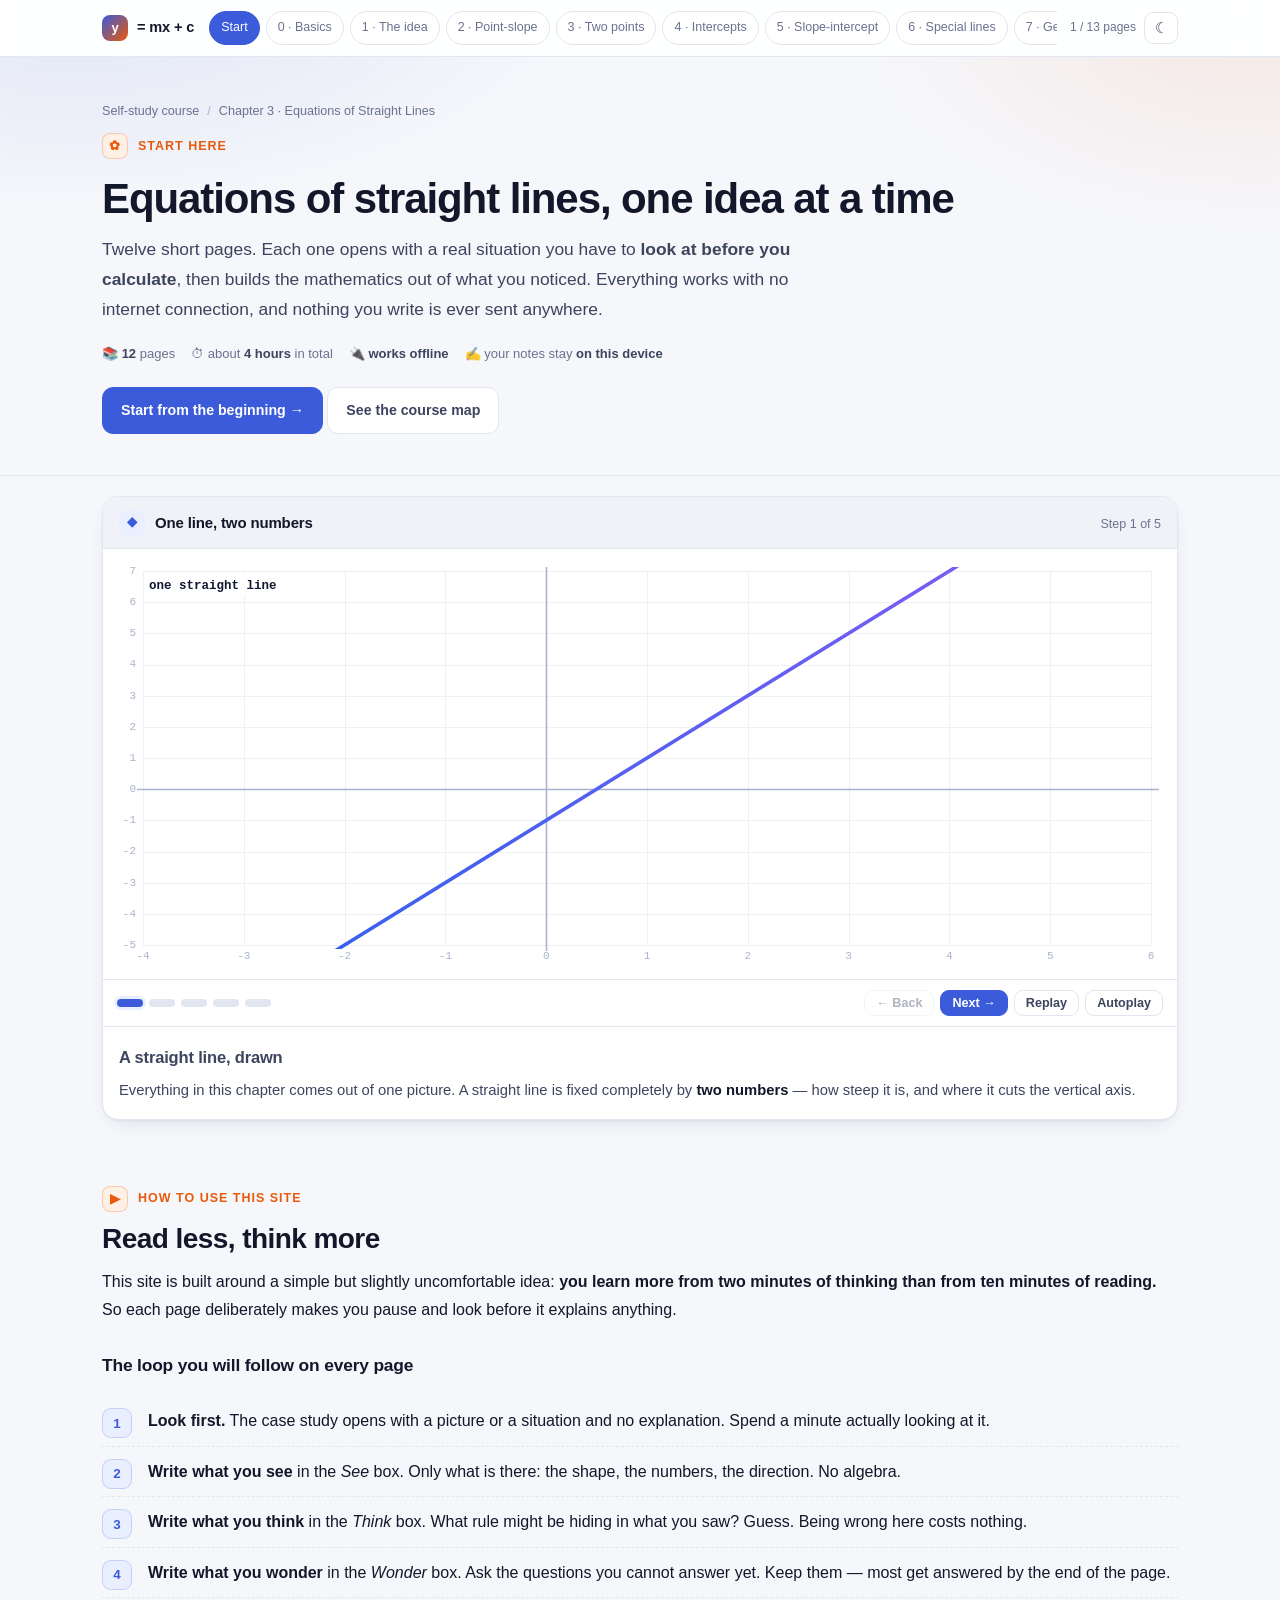
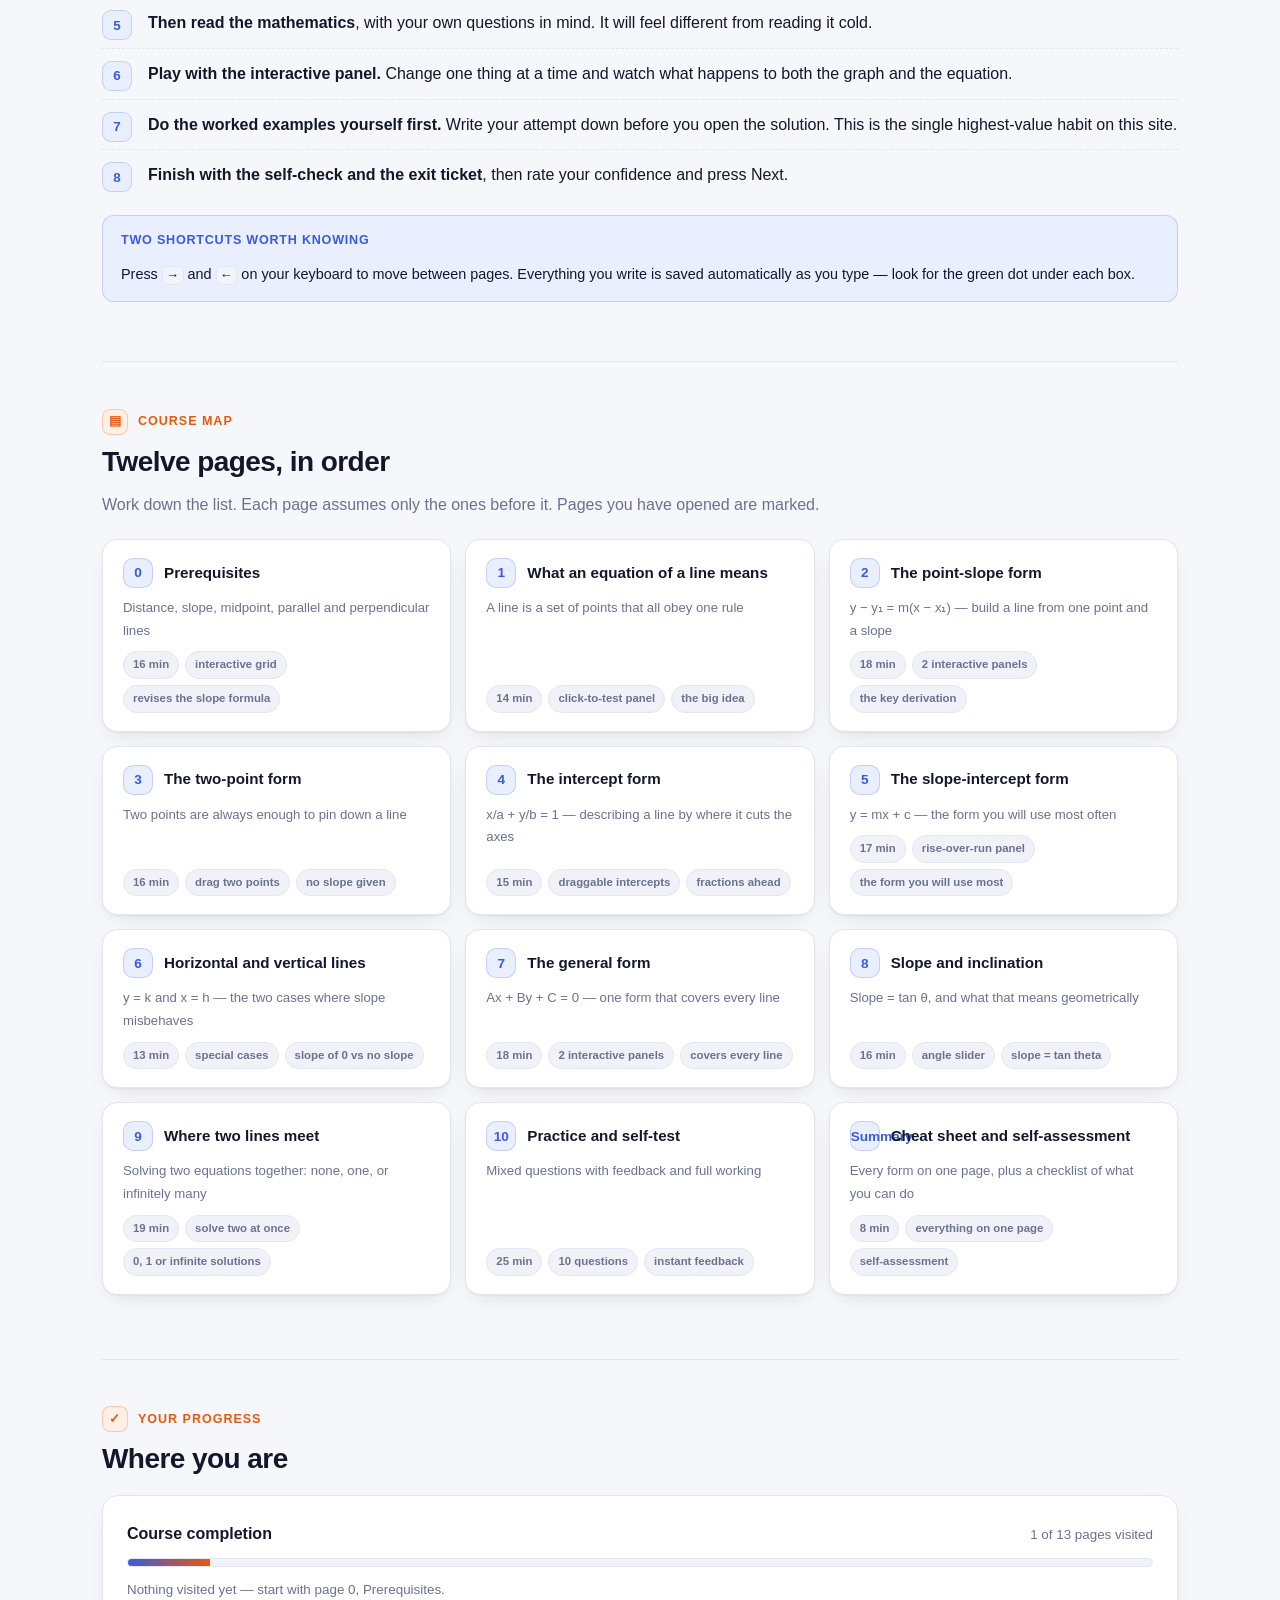
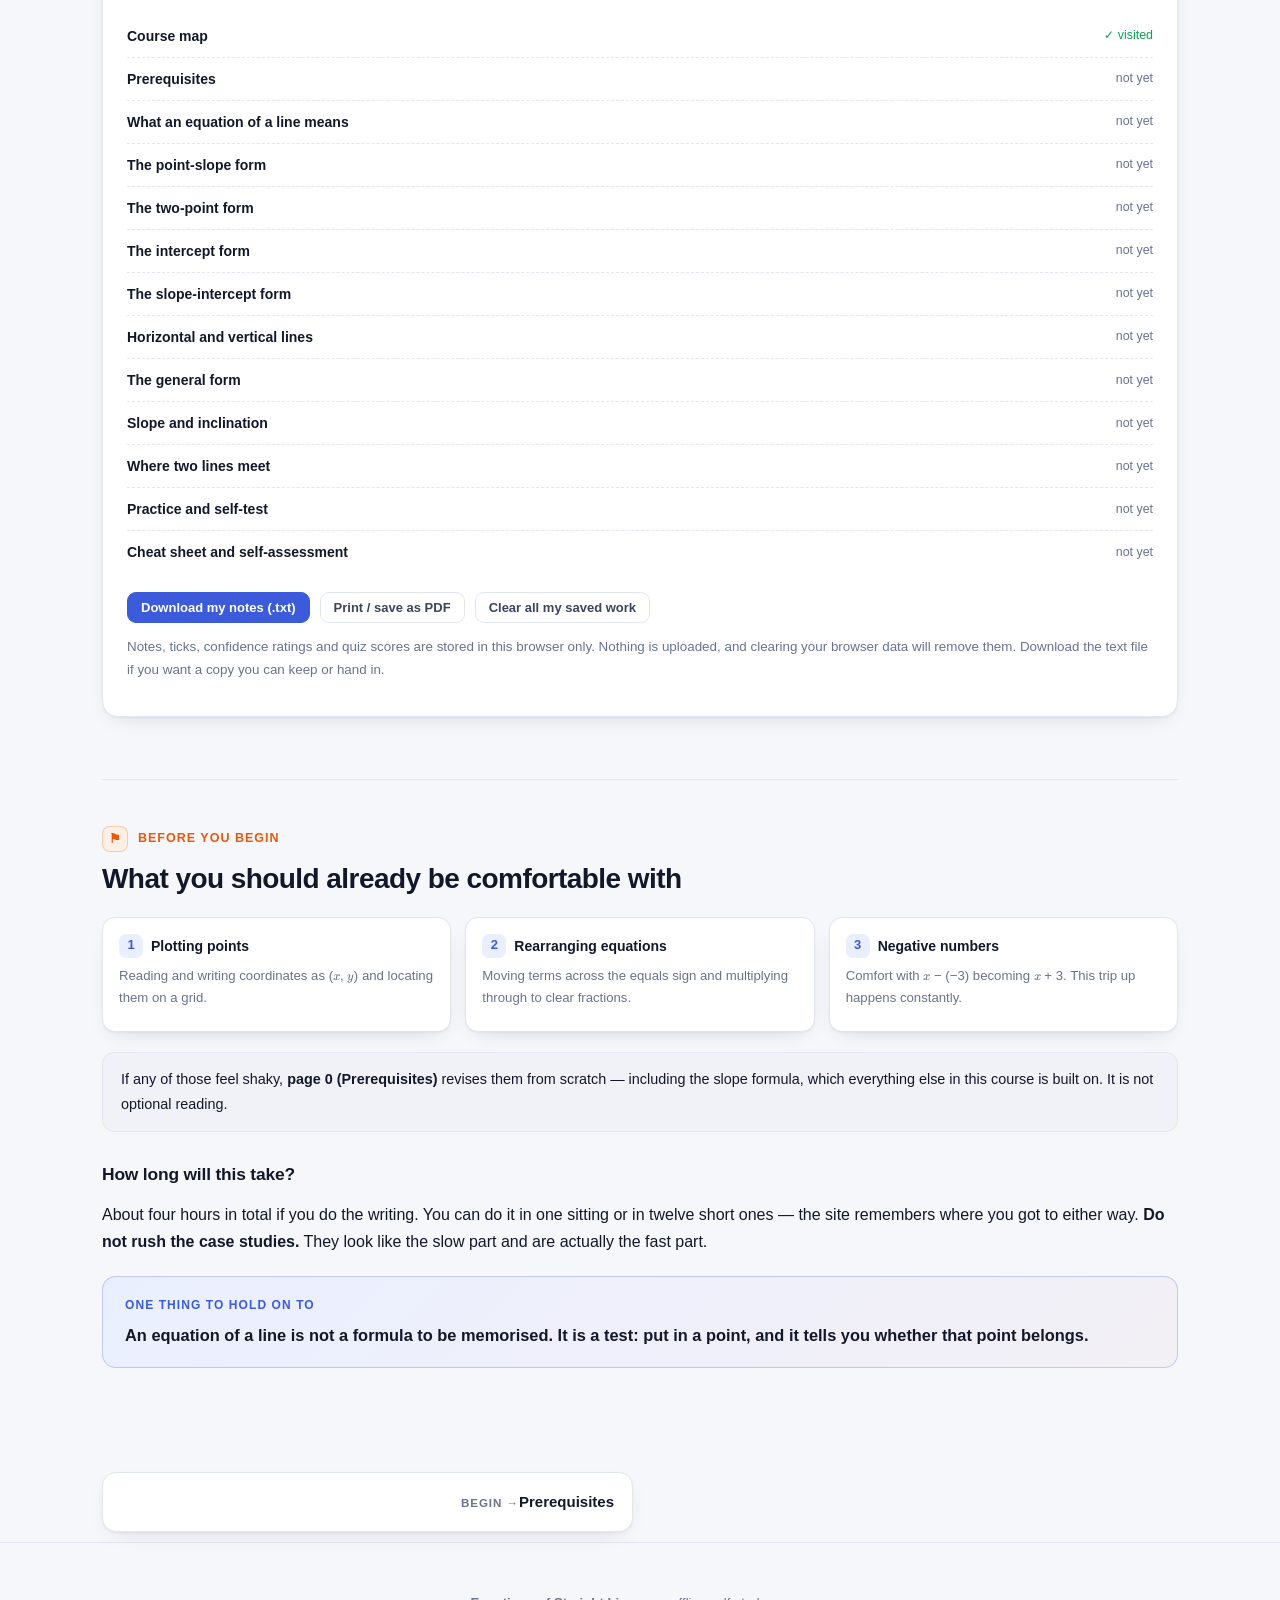
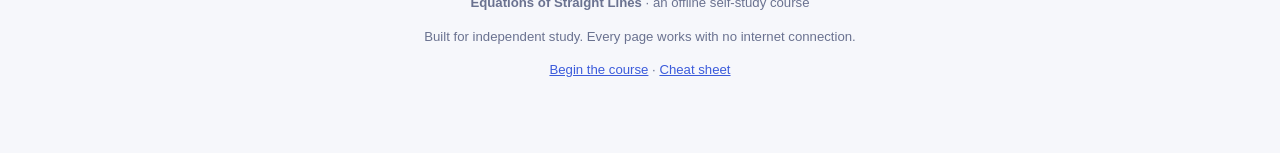
<file: index.html>
<!DOCTYPE html>
<html lang="en" data-theme="light">
<head>
<meta charset="UTF-8">
<meta name="viewport" content="width=device-width, initial-scale=1.0">
<title>Equations of Straight Lines — a self-study course</title>
<meta name="description" content="A free offline self-study course on the equation of a straight line: twelve pages, each with interactive graphs, worked examples and self-checks.">
<link rel="stylesheet" href="assets/style.css">
<link rel="stylesheet" href="assets/katex/katex.min.css">
</head>
<body>
<header class="nav" data-nav></header>

<div class="pagehead">
  <div class="wrap">
    <div class="crumb"><span>Self-study course</span><span class="sep">/</span><span>Chapter 3 &middot; Equations of Straight Lines</span></div>
    <div class="steptag"><span class="n">&#10047;</span> Start here</div>
    <h1>Equations of straight lines, one idea at a time</h1>
    <p class="lead">
      Twelve short pages. Each one opens with a real situation you have to <b>look at before you calculate</b>,
      then builds the mathematics out of what you noticed. Everything works with no internet connection,
      and nothing you write is ever sent anywhere.
    </p>
    <div class="pagemeta">
      <span>&#128218; <b>12</b> pages</span>
      <span>&#9201; about <b>4 hours</b> in total</span>
      <span>&#128268; <b>works offline</b></span>
      <span>&#9997; your notes stay <b>on this device</b></span>
    </div>
    <p style="margin-top:22px">
      <a class="btn primary" id="resumeBtn" href="01-prerequisites.html">Start from the beginning &rarr;</a>
      <a class="btn" href="#map">See the course map</a>
    </p>
  </div>
</div>

<div class="wrap">

  <!-- ============ HERO ANIMATION ============ -->
  <div id="boardHero"></div>

  <div class="note warn" id="storeWarn" style="display:none;margin-top:22px">
    <div class="h">Heads up &mdash; saving is unavailable</div>
    <p>This browser is blocking local storage for pages opened as files, so your notes, ticks and quiz scores
    will work while the page is open but will not be remembered next time. Everything else on the site works normally.
    To keep your work, open the site from a web address, or use a different browser.</p>
  </div>

  <!-- ============ HOW TO LEARN WITH THIS ============ -->
  <section class="blk">
    <div class="steptag"><span class="n">&#9654;</span> How to use this site</div>
    <h2>Read less, think more</h2>
    <p>This site is built around a simple but slightly uncomfortable idea: <b>you learn more from two minutes of thinking
    than from ten minutes of reading.</b> So each page deliberately makes you pause and look before it explains anything.</p>

    <h3>The loop you will follow on every page</h3>
    <ol class="steps">
      <li><b>Look first.</b> The case study opens with a picture or a situation and no explanation. Spend a minute actually looking at it.</li>
      <li><b>Write what you see</b> in the <em>See</em> box. Only what is there: the shape, the numbers, the direction. No algebra.</li>
      <li><b>Write what you think</b> in the <em>Think</em> box. What rule might be hiding in what you saw? Guess. Being wrong here costs nothing.</li>
      <li><b>Write what you wonder</b> in the <em>Wonder</em> box. Ask the questions you cannot answer yet. Keep them &mdash; most get answered by the end of the page.</li>
      <li><b>Then read the mathematics</b>, with your own questions in mind. It will feel different from reading it cold.</li>
      <li><b>Play with the interactive panel.</b> Change one thing at a time and watch what happens to both the graph and the equation.</li>
      <li><b>Do the worked examples yourself first.</b> Write your attempt down before you open the solution. This is the single highest-value habit on this site.</li>
      <li><b>Finish with the self-check and the exit ticket</b>, then rate your confidence and press Next.</li>
    </ol>

    <div class="note tip">
      <div class="h">Two shortcuts worth knowing</div>
      <p>Press <code>&rarr;</code> and <code>&larr;</code> on your keyboard to move between pages.
      Everything you write is saved automatically as you type &mdash; look for the green dot under each box.</p>
    </div>
  </section>

    <!-- ============ COURSE MAP ============ -->
  <section class="blk" id="map">
    <div class="steptag"><span class="n">&#9636;</span> Course map</div>
    <h2>Twelve pages, in order</h2>
    <p class="muted">Work down the list. Each page assumes only the ones before it. Pages you have opened are marked.</p>
    <div class="mapgrid" id="mapGrid"></div>
  </section>

  <!-- ============ PROGRESS ============ -->
  <section class="blk">
    <div class="steptag"><span class="n">&#10003;</span> Your progress</div>
    <h2>Where you are</h2>
    <div class="card">
      <div style="display:flex;justify-content:space-between;align-items:baseline;gap:12px;flex-wrap:wrap">
        <b>Course completion</b>
        <span class="small muted" id="progCount">0 of 12 pages visited</span>
      </div>
      <div class="progbar"><i id="progFill"></i></div>
      <p class="small muted" id="progTextWrap">Keep going &mdash; steady beats fast.</p>
      <div id="progList" style="margin-top:14px"></div>
      <div style="display:flex;gap:10px;flex-wrap:wrap;margin-top:18px">
        <button class="btn primary sm" data-export>Download my notes (.txt)</button>
        <button class="btn sm" data-print>Print / save as PDF</button>
        <button class="btn sm" data-clear>Clear all my saved work</button>
      </div>
      <p class="small muted" style="margin-top:12px">
        Notes, ticks, confidence ratings and quiz scores are stored in this browser only. Nothing is uploaded, and clearing
        your browser data will remove them. Download the text file if you want a copy you can keep or hand in.
      </p>
    </div>
  </section>

  <!-- ============ BEFORE YOU START ============ -->
  <section class="blk">
    <div class="steptag"><span class="n">&#9873;</span> Before you begin</div>
    <h2>What you should already be comfortable with</h2>
    <div class="tocard">
      <div class="mini">
        <div class="t"><span class="ic">1</span>Plotting points</div>
        <p>Reading and writing coordinates as (<span class="m tex">x</span>,&nbsp;<span class="m tex">y</span>) and locating them on a grid.</p>
      </div>
      <div class="mini">
        <div class="t"><span class="ic">2</span>Rearranging equations</div>
        <p>Moving terms across the equals sign and multiplying through to clear fractions.</p>
      </div>
      <div class="mini">
        <div class="t"><span class="ic">3</span>Negative numbers</div>
        <p>Comfort with <span class="m tex">x</span> &minus; (&minus;3) becoming <span class="m tex">x</span> + 3. This trip up happens constantly.</p>
      </div>
    </div>
    <p class="note">If any of those feel shaky, <b>page 0 (Prerequisites)</b> revises them from scratch &mdash; including the slope
    formula, which everything else in this course is built on. It is not optional reading.</p>

    <h3>How long will this take?</h3>
    <p>About four hours in total if you do the writing. You can do it in one sitting or in twelve short ones &mdash;
    the site remembers where you got to either way. <b>Do not rush the case studies.</b> They look like the slow part
    and are actually the fast part.</p>

    <div class="keyidea">
      <span class="k">One thing to hold on to</span>
      <p>An equation of a line is not a formula to be memorised. It is a <b>test</b>: put in a point, and it tells you whether that point belongs.</p>
    </div>
  </section>

  <div data-pnav class="pnav"></div>
</div>

<footer>
  <div class="wrap">
    <p><b>Equations of Straight Lines</b> &middot; an offline self-study course</p>
    <p>Built for independent study. Every page works with no internet connection.</p>
    <p><a href="01-prerequisites.html">Begin the course</a> &middot; <a href="12-cheatsheet.html">Cheat sheet</a></p>
  </div>
</footer>

<script src="assets/katex/katex.min.js"></script>
<script src="assets/tex.js"></script>
<script src="assets/concept-data.js"></script>
<script src="assets/concept.js"></script>
<script src="assets/plot.js"></script>
<script src="assets/anim.js"></script>
<script src="assets/app.js"></script>
<script>
(function(){
  /* per-page extras for the course map tiles */
  var EXTRA = {
    "01-prerequisites":          {min:16, tags:["interactive grid","revises the slope formula"]},
    "02-what-is-an-equation":    {min:14, tags:["click-to-test panel","the big idea"]},
    "03-point-slope":            {min:18, tags:["2 interactive panels","the key derivation"]},
    "04-two-point":              {min:16, tags:["drag two points","no slope given"]},
    "05-intercept-form":         {min:15, tags:["draggable intercepts","fractions ahead"]},
    "06-slope-intercept":        {min:17, tags:["rise-over-run panel","the form you will use most"]},
    "07-horizontal-vertical":    {min:13, tags:["special cases","slope of 0 vs no slope"]},
    "08-general-form":           {min:18, tags:["2 interactive panels","covers every line"]},
    "09-slope-and-inclination":  {min:16, tags:["angle slider","slope = tan theta"]},
    "10-intersection":           {min:19, tags:["solve two at once","0, 1 or infinite solutions"]},
    "11-practice":               {min:25, tags:["10 questions","instant feedback"]},
    "12-cheatsheet":             {min:8,  tags:["everything on one page","self-assessment"]}
  };

  var COURSE = WB.COURSE;
  var visitedList = WB.store.json("wb.visited", []);
  var host = document.getElementById("mapGrid");
  var html = "";

  for (var i = 1; i < COURSE.length; i++) {
    var c = COURSE[i];
    var id = c.f.replace(/\.html$/, "");
    var seen = visitedList.indexOf(id) !== -1;
    var x = EXTRA[id] || {min:15, tags:[]};
    var conf = (WB.store.json("wb.confidence", {}))[id];
    html += '<a class="maptile" href="' + c.f + '">';
    html += '<div class="row"><span class="num">' + c.label.split(" \u00b7 ")[0] + '</span><span class="nm">' + c.t + "</span></div>";
    html += '<p class="ds">' + c.d + "</p>";
    html += '<div class="tags"><span class="tag">' + x.min + " min</span>";
    x.tags.forEach(function(t){ html += '<span class="tag">' + t + "</span>"; });
    if (conf) html += '<span class="tag done">' + ["just starting","getting it","could teach it"][conf-1] + "</span>";
    else if (seen) html += '<span class="tag done">\u2713 visited</span>';
    html += "</div></a>";
  }
  host.innerHTML = html;

  /* "continue where you left off" */
  var next = COURSE.length - 1;
  for (var j = 1; j < COURSE.length; j++) {
    if (visitedList.indexOf(COURSE[j].f.replace(/\.html$/, "")) === -1) { next = j; break; }
  }
  var btn = document.getElementById("resumeBtn");
  var done = visitedList.length > 0;
  if (btn && done) {
    btn.innerHTML = "Continue where you left off &rarr; " + COURSE[next].t;
    btn.setAttribute("href", COURSE[next].f);
  }

  var n = 0;
  for (var k = 1; k < COURSE.length; k++) if (visitedList.indexOf(COURSE[k].f.replace(/\.html$/, "")) !== -1) n++;
  var wt = document.getElementById("progTextWrap");
  if (wt) {
    wt.textContent = n === 0 ? "Nothing visited yet \u2014 start with page 0, Prerequisites."
      : n >= COURSE.length - 1 ? "Every page visited. Go back to any page you want to revise \u2014 revisiting is where it sticks."
      : "You are " + Math.round(n / (COURSE.length - 1) * 100) + "% of the way through. Pages you have not opened yet are listed as \u201cnot yet\u201d below.";
  }
  WB.progress();
})();
</script>

<!-- ================= animated hero board: the whole chapter in one picture ================= -->
<script>
(function () {
  if (!window.Anim) return;
  var E = Anim.E, nf = Anim.nf;

  var M = 2, C = -1;                 // y = 2x - 1

  var lesson = {
    id: "hero", no: "\u25C6", name: "One line, two numbers",
    view: { x: [-4, 6], y: [-5, 7], xs: 1, ys: 1 },
    controls: [
      { k: "m", label: "slope m", min: -3, max: 3, step: 0.25, value: 2 },
      { k: "c", label: "y-intercept c", min: -4, max: 6, step: 0.5, value: -1 }
    ],
    steps: [
      {
        title: "A straight line, drawn",
        dur: 2200,
        body: "<p>Everything in this chapter comes out of one picture. A straight line is fixed completely by <b>two numbers</b> &mdash; how steep it is, and where it cuts the vertical axis.</p>",
        draw: function (g, t) {
          g.line(M, C, { color: "c1", w: 3.6, t: E(t, 0, .85), head: true, grad: ["c1", "c4"] });
          g.tracerLine(M, C, { color: "c3", w: 3.2, alpha: E(t, .78, 1), from: -4, to: 6 });
          g.corner("one straight line", { p: E(t, .5, 1) });
        }
      },
      {
        title: "The first number: how steep",
        dur: 2600,
        body: "<p>Walk <b>2</b> to the right and the line climbs <b>4</b>. That ratio is the <b>slope</b>: <span class='m'>m = rise / run = 4 / 2 = 2</span>.</p>",
        draw: function (g, t) {
          g.line(M, C, { color: "c1", w: 3, alpha: .5 });
          var a1 = E(t, .08, .5), a2 = E(t, .4, .78), a3 = E(t, .64, .96);
          g.seg(0, C, 2, C, { color: "c2", w: 2.6, t: a1, head: true });
          g.seg(2, C, 2, 3, { color: "c5", w: 2.6, t: a2, head: true });
          g.rightAngle(2, C, -1, 1, { alpha: a2, color: "c2" });
          g.dot(0, C, { color: "c3", r: 6.5, p: a1, glow: true, ring: true,
            label: "(0, \u22121)", dx: -12, dy: 16, align: "right", size: 12 });
          g.dot(2, 3, { color: "c3", r: 6.5, p: a2, glow: true, pulse: true, ring: true,
            label: "(2, 3)", dx: 12, dy: -14, size: 12 });
          g.lab("run = 2", 1, C, { dy: 20, align: "center", size: 12, color: "c2", bold: true, alpha: a1, slide: [0, 8] });
          g.lab("rise = 4", 2, C + 2, { dx: 12, size: 12, color: "c5", bold: true, alpha: a2, slide: [10, 0] });
          g.corner("m = rise / run = 4 / 2 = 2", { p: a3, color: "c1" });
        }
      },
      {
        title: "The second number: where it starts",
        dur: 2400,
        body: "<p>At <span class='m'>x = 0</span> the line is at <span class='m'>y = &minus;1</span>. That cut on the vertical axis is the <b>y-intercept</b>. Steepness and intercept together give the equation <span class='m'>y = 2x &minus; 1</span>.</p>",
        draw: function (g, t) {
          g.line(M, C, { color: "c1", w: 3.4, grad: ["c1", "c4"] });
          var a = E(t, .08, .55), b = E(t, .5, .92);
          g.bandY(-1.35, -0.65, { color: "c3", alpha: .12 * a });
          g.seg(-4, 0, 6, 0, { color: "muted", w: 1.4, dash: [4, 4], alpha: .55 * a });
          g.dot(0, C, { color: "c3", r: 8, p: a, glow: true, pulse: true, ring: true,
            label: "(0, \u22121)", dx: 14, dy: -16, size: 12.5 });
          g.tag("this single cut is all the intercept means", g.pad.l + 8, g.pad.t + 44,
            { align: "left", size: 12, color: "c3", bold: true, alpha: b });
          g.corner("y = 2x \u2212 1", { p: b, color: "c1" });
        }
      },
      {
        title: "Every point obeys it",
        dur: 2600,
        body: "<p>The equation is a test. Feed it any <span class='m'>x</span> and it returns the one <span class='m'>y</span> that sits on the line &mdash; no point on the line is left out, and no point off it passes.</p>",
        draw: function (g, t) {
          g.line(M, C, { color: "c1", w: 3, alpha: .5 });
          var xs = [-1, 0, 1, 2, 3];
          xs.forEach(function (x, i) {
            var y = M * x + C;
            var p = E(t, .06 + i * .13, .34 + i * .13);
            if (p <= 0) return;
            g.seg(x, 0, x, y, { color: "muted", w: 1.2, dash: [3, 3], alpha: p * .6 });
            g.dot(x, y, { color: i === 3 ? "c5" : "c3", r: 6, p: p, glow: i === 3, pulse: i === 3, ring: true });
            g.tag("x = " + x + "  \u2192  y = " + y, g.pad.l + 8, g.pad.t + 44 + i * 22,
              { align: "left", size: 12, color: i === 3 ? "c5" : "c2", bold: true, alpha: p });
          });
          g.corner("true at every single point", { p: E(t, .85, 1) });
        }
      },
      {
        title: "Explore: build your own line",
        dur: 900, explore: true,
        body: "<p>Move the two numbers and watch the line respond. <b>m</b> tilts it, <b>c</b> slides it up and down &mdash; and the equation rewrites itself as you go.</p>",
        draw: function (g, t, P) {
          var m = P.m, c = P.c;
          g.line(m, c, { color: "c1", w: 3.6, grad: ["c1", "c4"] });
          g.tracerLine(m, c, { color: "c3", w: 3, alpha: .9 });
          g.dot(0, c, { color: "c3", r: 7.5, glow: true, pulse: true, ring: true,
            label: "(0, " + nf(c, 2) + ")", dx: 12, dy: -16, size: 12.5 });
          if (Math.abs(m) > 1e-9) {
            var xr = -c / m;
            if (xr > -4 && xr < 6) g.dot(xr, 0, { color: "c5", r: 6.5, glow: true, pulse: true,
              label: "(" + nf(xr, 2) + ", 0)", dx: 0, dy: 20, align: "center", size: 12.5 });
          }
          g.tag("y = " + nf(m, 2) + "x" + (c < 0 ? " \u2212 " : " + ") + nf(Math.abs(c), 2),
            g.pad.l + 6, g.pad.t + 14, { align: "left", mono: true, size: 12.5, color: "c1", bold: true });
        },
        readout: function (P) {
          var m = P.m, c = P.c, L = [];
          L.push("<b>y = " + nf(m, 2) + "x" + (c < 0 ? " \u2212 " : " + ") + nf(Math.abs(c), 2) + "</b>");
          if (Math.abs(m) < 1e-9) L.push("slope <b>0</b> &mdash; a horizontal line, level with y = " + nf(c, 2) + ".");
          else L.push("slope <b>" + nf(m, 2) + "</b> &mdash; one step right changes y by " + nf(m, 2) + ".");
          L.push("y-intercept <b>(0, " + nf(c, 2) + ")</b>.");
          if (Math.abs(m) > 1e-9) {
            var xr = -c / m;
            L.push(Math.abs(xr) < 40
              ? "x-intercept <b>(" + nf(xr, 2) + ", 0)</b>."
              : "the x-intercept is off the picture at this slope.");
          } else if (Math.abs(c) > 1e-9) {
            L.push("a level line never crosses the x-axis.");
          }
          return L.join("<br>");
        }
      }
    ]
  };

  var el = document.getElementById("boardHero");
  if (el) Anim.mount(el, lesson);
})();
</script>
</body>
</html>
</file>
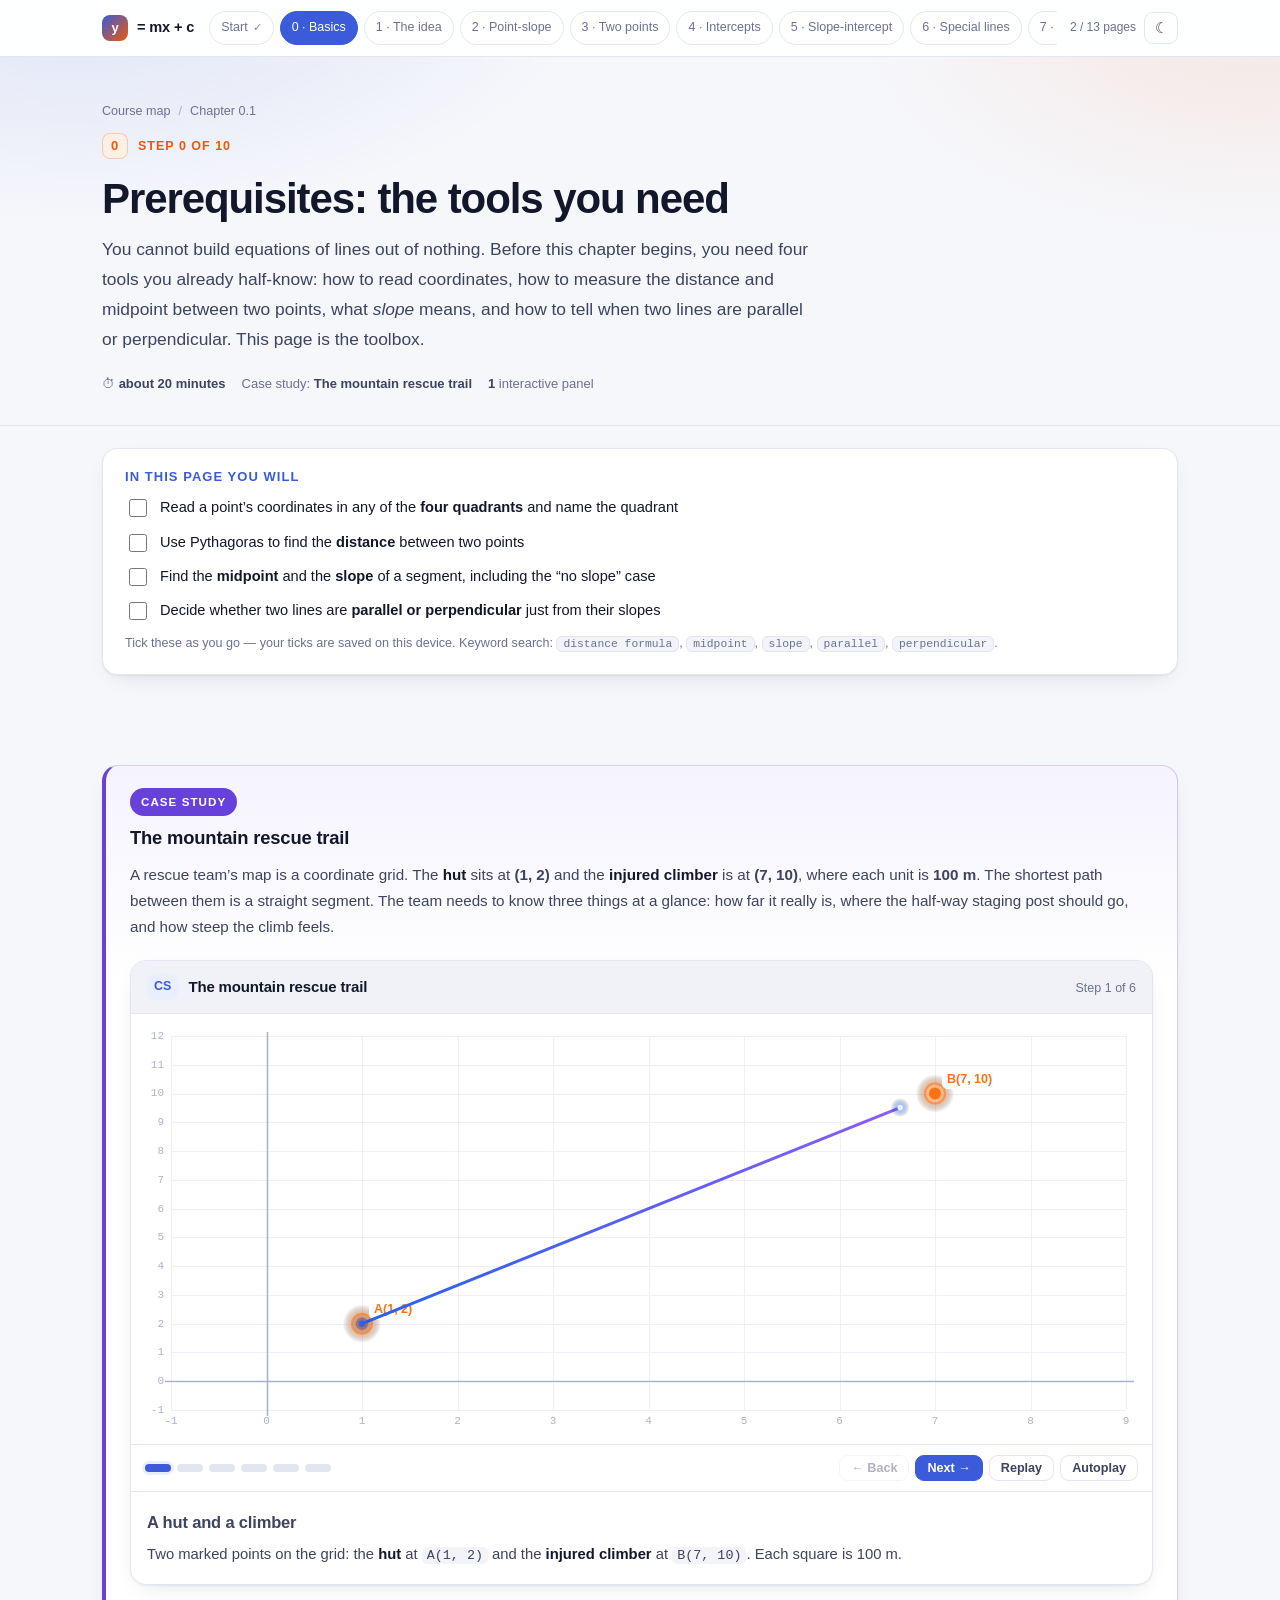
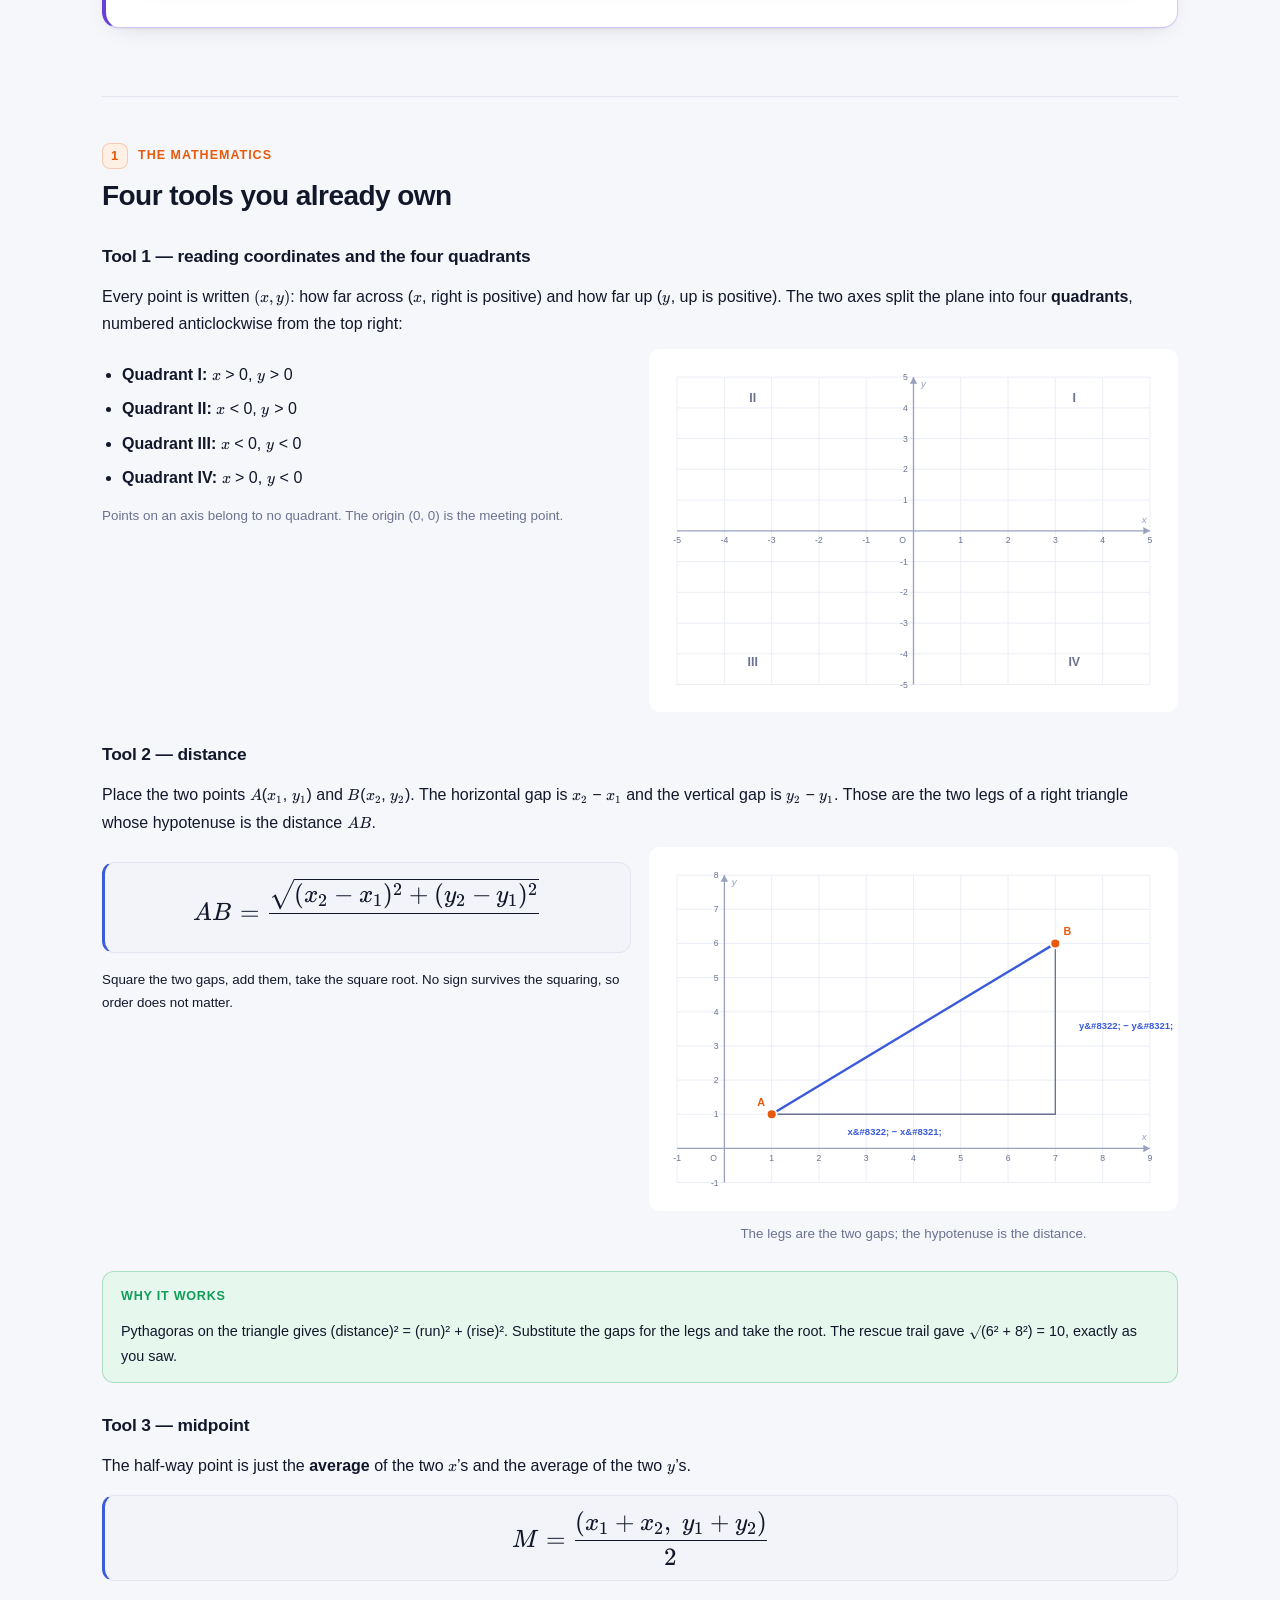
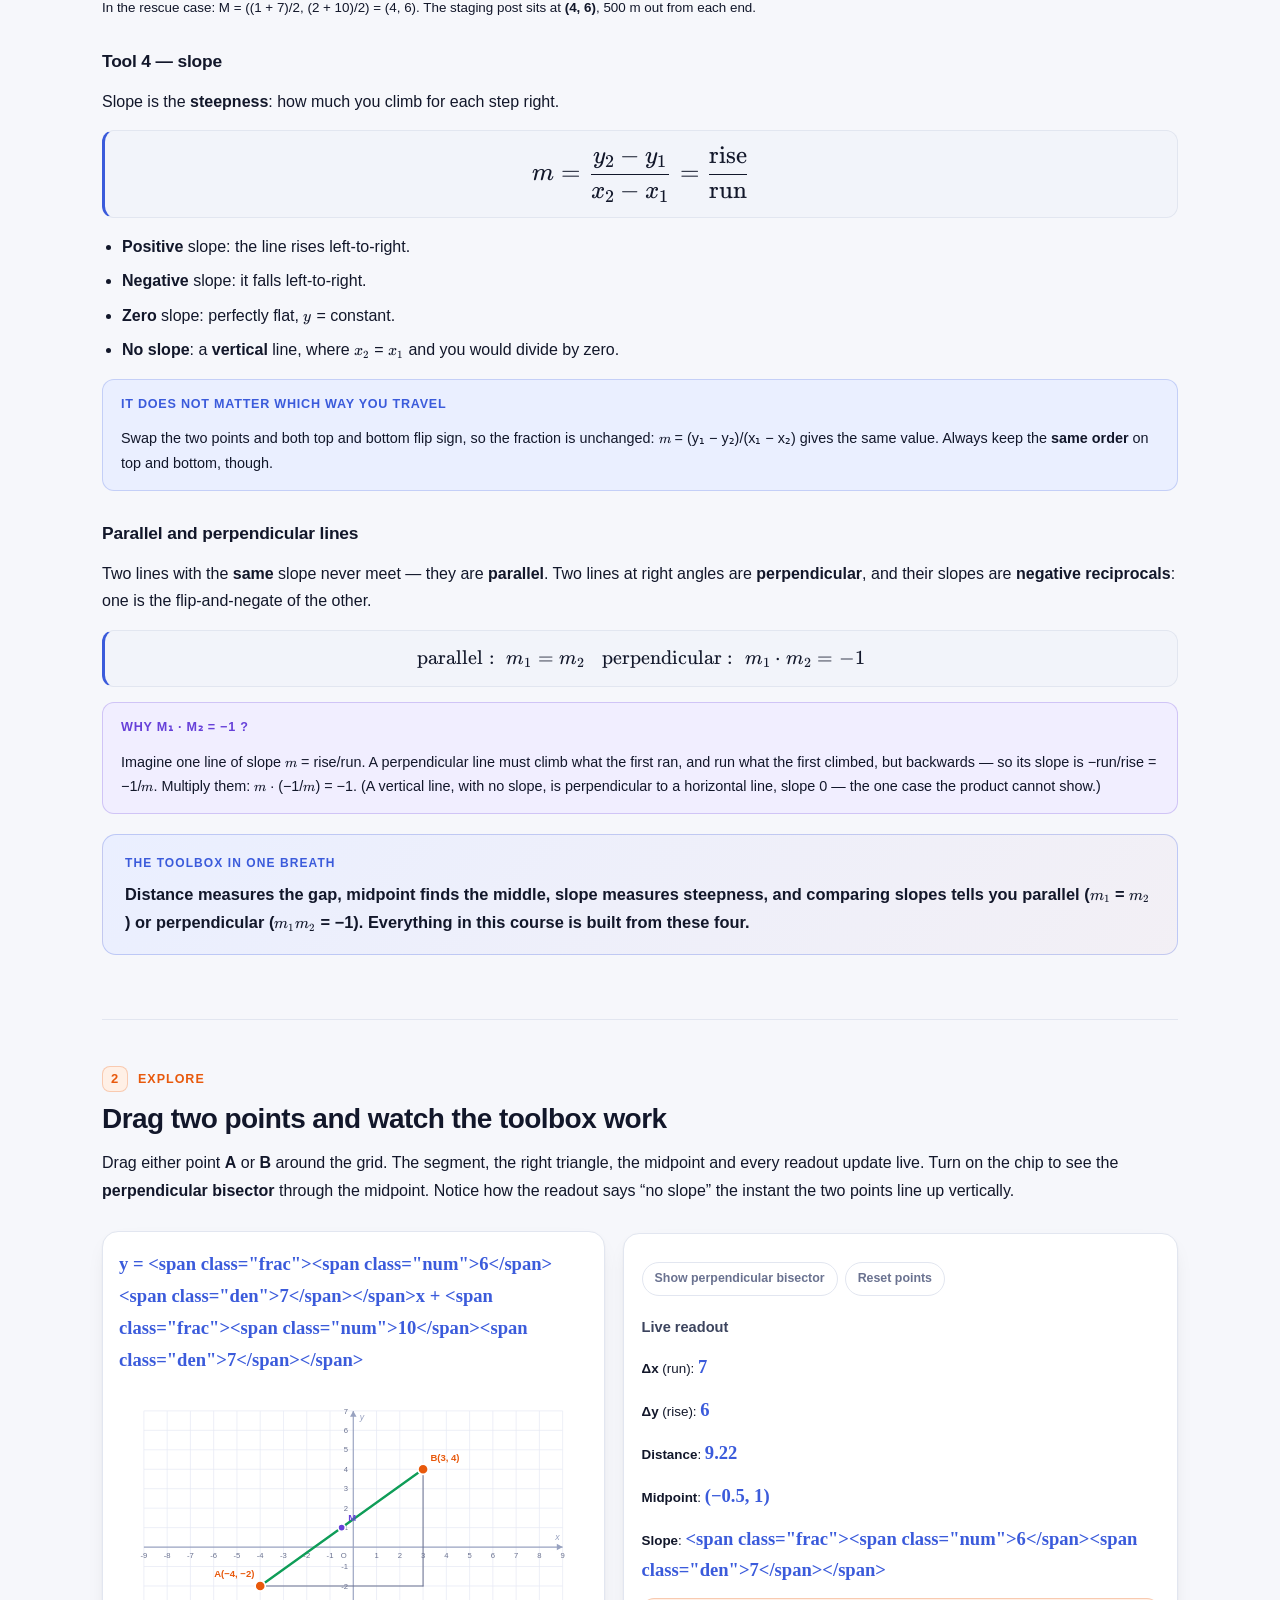
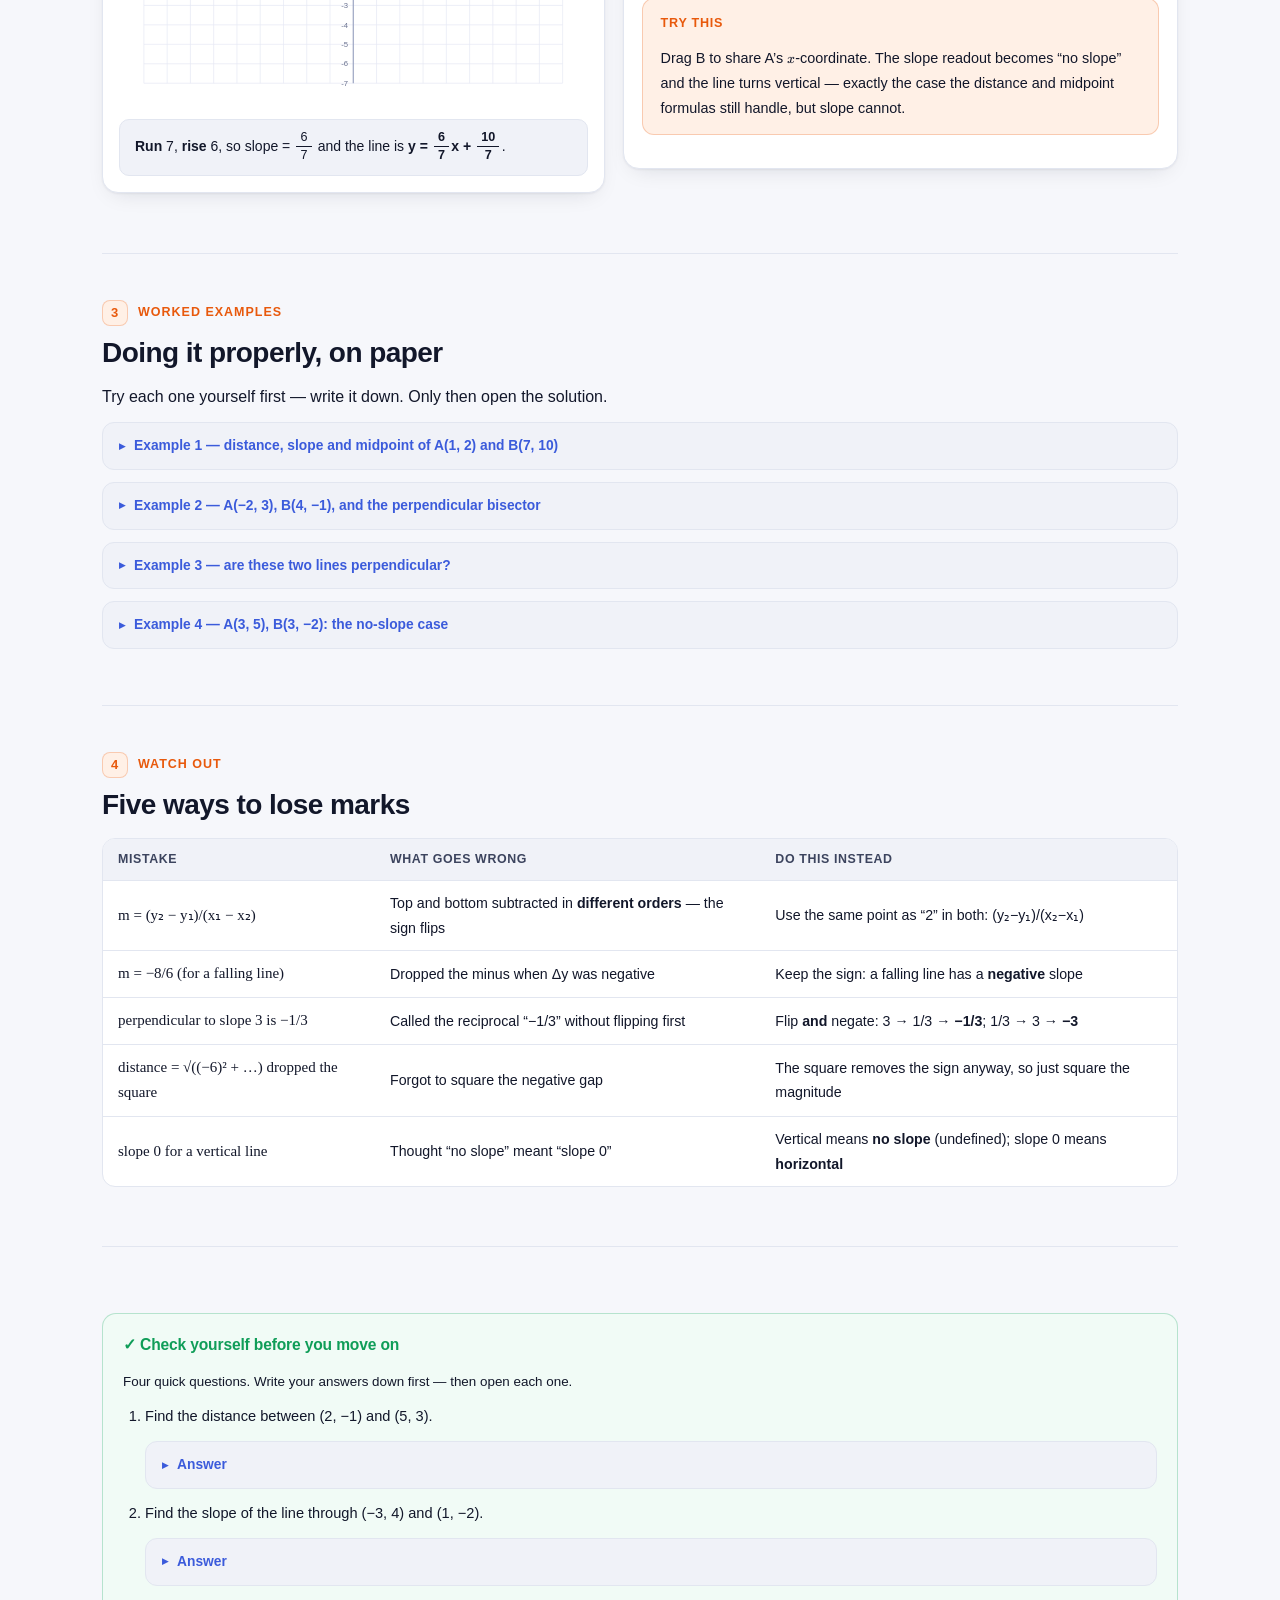
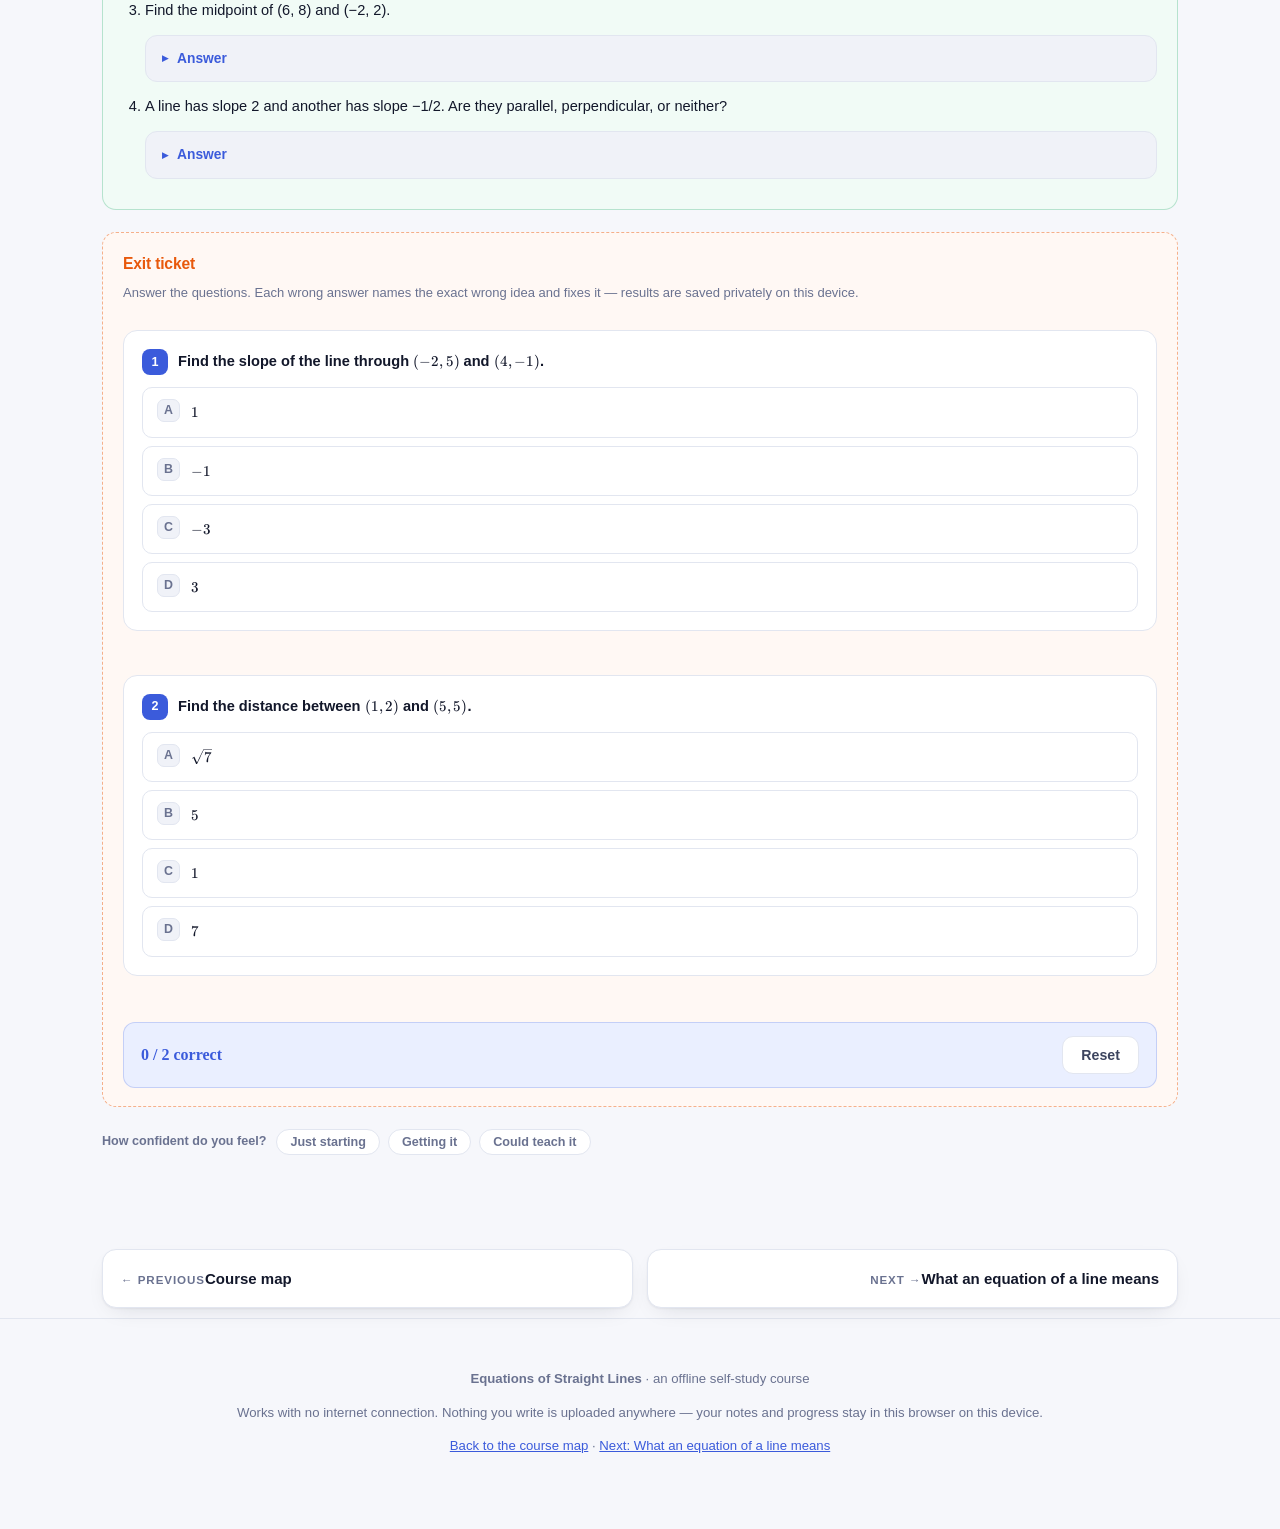
<file: 01-prerequisites.html>
<!DOCTYPE html>
<html lang="en" data-theme="light">
<head>
<meta charset="UTF-8">
<meta name="viewport" content="width=device-width, initial-scale=1.0">
<title>Prerequisites: the tools you need — Equations of Straight Lines</title>
<meta name="description" content="Before you can build equations of lines, revise distance, midpoint, slope, and parallel and perpendicular lines. a full derivation and a draggable interactive.">
<link rel="stylesheet" href="assets/style.css">
<link rel="stylesheet" href="assets/katex/katex.min.css">
</head>
<body>
<header class="nav" data-nav></header>

<div class="pagehead">
  <div class="wrap">
    <div class="crumb"><a href="index.html">Course map</a><span class="sep">/</span><span>Chapter 0.1</span></div>
    <div class="steptag"><span class="n">0</span> Step 0 of 10</div>
    <h1>Prerequisites: the tools you need</h1>
    <p class="lead">You cannot build equations of lines out of nothing. Before this chapter begins, you need four tools you already half-know: how to read coordinates, how to measure the distance and midpoint between two points, what <em>slope</em> means, and how to tell when two lines are parallel or perpendicular. This page is the toolbox.</p>
    <div class="pagemeta">
      <span>&#9201; <b>about 20 minutes</b></span>
      <span>Case study: <b>The mountain rescue trail</b></span>
      <span><b>1</b> interactive panel</span>
    </div>
  </div>
</div>

<div class="wrap">

  <div class="goals">
    <h2>In this page you will</h2>
    <ul>
      <li><input type="checkbox" data-goal="g1" id="g1"><label for="g1">Read a point&rsquo;s coordinates in any of the <b>four quadrants</b> and name the quadrant</label></li>
      <li><input type="checkbox" data-goal="g2" id="g2"><label for="g2">Use Pythagoras to find the <b>distance</b> between two points</label></li>
      <li><input type="checkbox" data-goal="g3" id="g3"><label for="g3">Find the <b>midpoint</b> and the <b>slope</b> of a segment, including the &ldquo;no slope&rdquo; case</label></li>
      <li><input type="checkbox" data-goal="g4" id="g4"><label for="g4">Decide whether two lines are <b>parallel or perpendicular</b> just from their slopes</label></li>
    </ul>
    <p class="glink">Tick these as you go — your ticks are saved on this device. Keyword search: <code>distance formula</code>, <code>midpoint</code>, <code>slope</code>, <code>parallel</code>, <code>perpendicular</code>.</p>
  </div>

  <!-- ================= CASE STUDY ================= -->
  <section class="blk">
    <div class="case">
      <div class="case-top">
        <span class="case-badge">Case study</span>
        
      </div>
      <h3>The mountain rescue trail</h3>
      <p class="scene">A rescue team&rsquo;s map is a coordinate grid. The <span class="role">hut</span> sits at <b>(1, 2)</b> and the <span class="role">injured climber</span> is at <b>(7, 10)</b>, where each unit is <b>100&nbsp;m</b>. The shortest path between them is a straight segment. The team needs to know three things at a glance: how far it really is, where the half-way staging post should go, and how steep the climb feels.</p>

      <div id="boardRescue"></div>

    </div>
  </section>

  <!-- ================= THE MATHS ================= -->
  <section class="blk">
    <div class="steptag"><span class="n">1</span>The mathematics</div>
    <h2>Four tools you already own</h2>

    <h3>Tool 1 &mdash; reading coordinates and the four quadrants</h3>
    <p>Every point is written <span class="m tex">(x, y)</span>: how far across (<span class="m tex">x</span>, right is positive) and how far up (<span class="m tex">y</span>, up is positive). The two axes split the plane into four <b>quadrants</b>, numbered anticlockwise from the top right:</p>
    <div class="grid2">
      <div>
        <ul class="clean">
          <li><b>Quadrant I:</b> <span class="m tex">x</span> &gt; 0, <span class="m tex">y</span> &gt; 0</li>
          <li><b>Quadrant II:</b> <span class="m tex">x</span> &lt; 0, <span class="m tex">y</span> &gt; 0</li>
          <li><b>Quadrant III:</b> <span class="m tex">x</span> &lt; 0, <span class="m tex">y</span> &lt; 0</li>
          <li><b>Quadrant IV:</b> <span class="m tex">x</span> &gt; 0, <span class="m tex">y</span> &lt; 0</li>
        </ul>
        <p class="small muted">Points on an axis belong to no quadrant. The origin (0,&nbsp;0) is the meeting point.</p>
      </div>
      <div>
        <svg class="plot static" id="plotQuad" aria-label="The four quadrants of the coordinate plane labelled I, II, III, IV"></svg>
      </div>
    </div>

    <h3>Tool 2 &mdash; distance</h3>
    <p>Place the two points <span class="m tex">A</span>(<span class="m tex">x_1</span>, <span class="m tex">y_1</span>) and <span class="m tex">B</span>(<span class="m tex">x_2</span>, <span class="m tex">y_2</span>). The horizontal gap is <span class="m tex">x_2</span> &minus; <span class="m tex">x_1</span> and the vertical gap is <span class="m tex">y_2</span> &minus; <span class="m tex">y_1</span>. Those are the two legs of a right triangle whose hypotenuse is the distance <span class="m tex">AB</span>.</p>
    <div class="grid2">
      <div>
        <div class="formula big tex">AB = \frac{\sqrt{(x_2 - x_1)^2 + (y_2 - y_1)^2}}{\;}</div>
        <p class="small">Square the two gaps, add them, take the square root. No sign survives the squaring, so order does not matter.</p>
      </div>
      <div>
        <svg class="plot static" id="plotDist" aria-label="A right triangle on a grid showing the horizontal and vertical legs whose squares add to the squared distance"></svg>
        <p class="small muted center">The legs are the two gaps; the hypotenuse is the distance.</p>
      </div>
    </div>
    <div class="note ok">
      <div class="h">Why it works</div>
      <p>Pythagoras on the triangle gives (distance)&sup2; = (run)&sup2; + (rise)&sup2;. Substitute the gaps for the legs and take the root. The rescue trail gave <span class="m tex">\sqrt{}</span>(6&sup2; + 8&sup2;) = 10, exactly as you saw.</p>
    </div>

    <h3>Tool 3 &mdash; midpoint</h3>
    <p>The half-way point is just the <b>average</b> of the two <span class="m tex">x</span>&rsquo;s and the average of the two <span class="m tex">y</span>&rsquo;s.</p>
    <div class="formula big tex">M = \frac{(x_1 + x_2, \; y_1 + y_2)}{2}</div>
    <p class="small">In the rescue case: M = ((1 + 7)/2, (2 + 10)/2) = (4,&nbsp;6). The staging post sits at <b>(4, 6)</b>, 500&nbsp;m out from each end.</p>

    <h3>Tool 4 &mdash; slope</h3>
    <p>Slope is the <b>steepness</b>: how much you climb for each step right.</p>
    <div class="formula big tex">m = \frac{y_2 - y_1}{x_2 - x_1} = \frac{\text{\text{rise}}}{\text{\text{run}}}</div>
    <ul class="clean">
      <li><b>Positive</b> slope: the line rises left-to-right.</li>
      <li><b>Negative</b> slope: it falls left-to-right.</li>
      <li><b>Zero</b> slope: perfectly flat, <span class="m tex">y</span> = constant.</li>
      <li><b>No slope</b>: a <b>vertical</b> line, where <span class="m tex">x_2</span> = <span class="m tex">x_1</span> and you would divide by zero.</li>
    </ul>
    <div class="note tip">
      <div class="h">It does not matter which way you travel</div>
      <p>Swap the two points and both top and bottom flip sign, so the fraction is unchanged: <span class="m tex">m</span> = (y&#8321; &minus; y&#8322;)/(x&#8321; &minus; x&#8322;) gives the same value. Always keep the <b>same order</b> on top and bottom, though.</p>
    </div>

    <h3>Parallel and perpendicular lines</h3>
    <p>Two lines with the <b>same</b> slope never meet — they are <b>parallel</b>. Two lines at right angles are <b>perpendicular</b>, and their slopes are <b>negative reciprocals</b>: one is the flip-and-negate of the other.</p>
    <div class="formula tex">\text{\text{parallel}}:\; m_1 = m_2 \;\;\; \text{\text{perpendicular}}:\; m_1 \cdot m_2 = -1</div>
    <div class="note vio">
      <div class="h">Why m&#8321; &middot; m&#8322; = &minus;1 ?</div>
      <p>Imagine one line of slope <span class="m tex">m</span> = rise/run. A perpendicular line must climb what the first ran, and run what the first climbed, but backwards — so its slope is &minus;run/rise = &minus;1/<span class="m tex">m</span>. Multiply them: <span class="m tex">m</span> &middot; (&minus;1/<span class="m tex">m</span>) = &minus;1. (A vertical line, with no slope, is perpendicular to a horizontal line, slope 0 — the one case the product cannot show.)</p>
    </div>

    <div class="keyidea">
      <span class="k">The toolbox in one breath</span>
      <p>Distance measures the gap, midpoint finds the middle, slope measures steepness, and comparing slopes tells you parallel (<span class="m tex">m_1</span> = <span class="m tex">m_2</span>) or perpendicular (<span class="m tex">m_1</span><span class="m tex">m_2</span> = &minus;1). Everything in this course is built from these four.</p>
    </div>
  </section>

  <!-- ================= INTERACTIVE ================= -->
  <section class="blk">
    <div class="steptag"><span class="n">2</span>Explore</div>
    <h2>Drag two points and watch the toolbox work</h2>
    <p>Drag either point <b>A</b> or <b>B</b> around the grid. The segment, the right triangle, the midpoint and every readout update live. Turn on the chip to see the <b>perpendicular bisector</b> through the midpoint. Notice how the readout says &ldquo;no slope&rdquo; the instant the two points line up vertically.</p>

    <div class="grid2 plotfirst">
      <div class="plotbox">
        <div class="plot-head">
          <div class="eqout" id="preEq">y = &minus;x &minus; 4</div>
        </div>
        <svg class="plot" id="plotPre" aria-label="Draggable points A and B with the segment, right triangle, midpoint and optional perpendicular bisector"></svg>
        <div class="outmsg" id="preOut">&nbsp;</div>
      </div>
      <div class="card tight">
        <div class="chipline">
          <span class="chip" id="prePerp">Show perpendicular bisector</span>
          <span class="chip" id="preReset">Reset points</span>
        </div>
        <h4>Live readout</h4>
        <p class="small"><b>&Delta;x</b> (run): <span class="eqout small" id="preDx">7</span></p>
        <p class="small"><b>&Delta;y</b> (rise): <span class="eqout small" id="preDy">6</span></p>
        <p class="small"><b>Distance</b>: <span class="eqout small" id="preDist">10</span></p>
        <p class="small"><b>Midpoint</b>: <span class="eqout small" id="preMid">(&minus;0.5, 1)</span></p>
        <p class="small"><b>Slope</b>: <span class="eqout small" id="preSlope">6/7</span></p>
        <div class="note warn" style="margin-top:12px">
          <div class="h">Try this</div>
          <p>Drag B to share A&rsquo;s <span class="m tex">x</span>-coordinate. The slope readout becomes &ldquo;no slope&rdquo; and the line turns vertical — exactly the case the distance and midpoint formulas still handle, but slope cannot.</p>
        </div>
      </div>
    </div>
  </section>

  <!-- ================= WORKED EXAMPLES ================= -->
  <section class="blk">
    <div class="steptag"><span class="n">3</span>Worked examples</div>
    <h2>Doing it properly, on paper</h2>
    <p>Try each one yourself first — write it down. Only then open the solution.</p>

    <details class="sol">
      <summary>Example 1 &mdash; distance, slope and midpoint of A(1, 2) and B(7, 10)</summary>
      <div class="body">
        <p><b>Distance.</b> &Delta;x = 7 &minus; 1 = 6, &Delta;y = 10 &minus; 2 = 8.</p>
        <div class="formula tex">AB = \sqrt{6^2 + 8^2} = \sqrt{36 + 64} = \sqrt{100} = 10</div>
        <p><b>Slope.</b> <span class="m tex">m</span> = 8 / 6 = <span class="m tex">\frac{4}{3}</span>.</p>
        <p><b>Midpoint.</b> M = ((1 + 7)/2, (2 + 10)/2) = <b>(4, 6)</b>.</p>
        <p class="small muted">These are exactly the rescue-trail numbers from the case study.</p>
      </div>
    </details>

    <details class="sol">
      <summary>Example 2 &mdash; A(&minus;2, 3), B(4, &minus;1), and the perpendicular bisector</summary>
      <div class="body">
        <p>Midpoint: M = ((&minus;2 + 4)/2, (3 + (&minus;1))/2) = <b>(1, 1)</b>.</p>
        <p>Slope of AB: <span class="m tex">m</span> = (&minus;1 &minus; 3)/(4 &minus; (&minus;2)) = (&minus;4)/6 = <span class="m tex">\frac{-2}{3}</span>.</p>
        <p>Perpendicular slope = negative reciprocal = <span class="m tex">\frac{3}{2}</span>.</p>
        <p>Through (1, 1):</p>
        <div class="formula tex">y - 1 = \frac{3}{2}(x - 1)</div>
      </div>
    </details>

    <details class="sol">
      <summary>Example 3 &mdash; are these two lines perpendicular?</summary>
      <div class="body">
        <p>Line 1 through (0, 0) and (4, 2): <span class="m tex">m_1</span> = (2 &minus; 0)/(4 &minus; 0) = <span class="m tex">\frac{1}{2}</span>.</p>
        <p>Line 2 through (0, 0) and (&minus;2, 4): <span class="m tex">m_2</span> = (4 &minus; 0)/(&minus;2 &minus; 0) = <span class="m tex">\frac{4}{-2}</span> = &minus;2.</p>
        <p>Product: <span class="m tex">m_1</span><span class="m tex">m_2</span> = <span class="m tex">\frac{1}{2}</span> &middot; (&minus;2) = <b>&minus;1</b>. Yes — perpendicular.</p>
      </div>
    </details>

    <details class="sol">
      <summary>Example 4 &mdash; A(3, 5), B(3, &minus;2): the no-slope case</summary>
      <div class="body">
        <p>&Delta;x = 3 &minus; 3 = <b>0</b>. The slope formula would have a zero denominator, so <b>the slope does not exist</b> and the line is vertical:</p>
        <div class="formula tex">x = 3</div>
        <p>The distance is still fine: &Delta;y = &minus;2 &minus; 5 = &minus;7, so AB = 7. Midpoint = (3, 1.5).</p>
        <p class="small muted">Distance and midpoint never break; only slope does.</p>
      </div>
    </details>
  </section>

  <!-- ================= MISTAKES ================= -->
  <section class="blk">
    <div class="steptag"><span class="n">4</span>Watch out</div>
    <h2>Five ways to lose marks</h2>
    <div class="tbl-wrap">
      <table>
        <thead><tr><th>Mistake</th><th>What goes wrong</th><th>Do this instead</th></tr></thead>
        <tbody>
          <tr><td class="mono">m = (y&#8322; &minus; y&#8321;)/(x&#8321; &minus; x&#8322;)</td><td>Top and bottom subtracted in <b>different orders</b> — the sign flips</td><td>Use the same point as &ldquo;2&rdquo; in both: (y&#8322;&minus;y&#8321;)/(x&#8322;&minus;x&#8321;)</td></tr>
          <tr><td class="mono">m = &minus;8/6 (for a falling line)</td><td>Dropped the minus when &Delta;y was negative</td><td>Keep the sign: a falling line has a <b>negative</b> slope</td></tr>
          <tr><td class="mono">perpendicular to slope 3 is &minus;1/3</td><td>Called the reciprocal &ldquo;&minus;1/3&rdquo; without flipping first</td><td>Flip <b>and</b> negate: 3 &rarr; 1/3 &rarr; <b>&minus;1/3</b>; 1/3 &rarr; 3 &rarr; <b>&minus;3</b></td></tr>
          <tr><td class="mono">distance = &radic;((&minus;6)&sup2; + &hellip;) dropped the square</td><td>Forgot to square the negative gap</td><td>The square removes the sign anyway, so just square the magnitude</td></tr>
          <tr><td class="mono">slope 0 for a vertical line</td><td>Thought &ldquo;no slope&rdquo; meant &ldquo;slope 0&rdquo;</td><td>Vertical means <b>no slope</b> (undefined); slope 0 means <b>horizontal</b></td></tr>
        </tbody>
      </table>
    </div>
  </section>

  <!-- ================= SELF CHECK ================= -->
  <section class="blk">
    <div class="selfcheck">
      <h3>&#10003; Check yourself before you move on</h3>
      <p class="small">Four quick questions. Write your answers down first — then open each one.</p>
      <ol>
        <li>Find the distance between (2, &minus;1) and (5, 3).
          <details class="sol"><summary>Answer</summary><div class="body"><p>&Delta;x = 3, &Delta;y = 4. Distance = <span class="m tex">\sqrt{}</span>(3&sup2; + 4&sup2;) = <span class="m tex">\sqrt{}</span>25 = <b>5</b>.</p></div></details>
        </li>
        <li>Find the slope of the line through (&minus;3, 4) and (1, &minus;2).
          <details class="sol"><summary>Answer</summary><div class="body"><p>m = (&minus;2 &minus; 4)/(1 &minus; (&minus;3)) = (&minus;6)/4 = <b>&minus;3/2</b>.</p></div></details>
        </li>
        <li>Find the midpoint of (6, 8) and (&minus;2, 2).
          <details class="sol"><summary>Answer</summary><div class="body"><p>M = ((6 + (&minus;2))/2, (8 + 2)/2) = (4/2, 10/2) = <b>(2, 5)</b>.</p></div></details>
        </li>
        <li>A line has slope 2 and another has slope &minus;1/2. Are they parallel, perpendicular, or neither?
          <details class="sol"><summary>Answer</summary><div class="body"><p>Product: 2 &middot; (&minus;1/2) = <b>&minus;1</b>, so they are <b>perpendicular</b>. Slopes are not equal, so not parallel.</p></div></details>
        </li>
      </ol>
    </div>

    <div class="reflect">
      <h3>Exit ticket</h3>
      <p class="sub">Answer the questions. Each wrong answer names the exact wrong idea and fixes it — results are saved privately on this device.</p>
      
      <div data-exit></div>
    </div>

    <div class="conf" data-conf></div>
  </section>

  <div data-pnav class="pnav"></div>
</div>

<footer>
  <div class="wrap">
    <p><b>Equations of Straight Lines</b> &middot; an offline self-study course</p>
    <p>Works with no internet connection. Nothing you write is uploaded anywhere &mdash; your notes and progress stay in this browser on this device.</p>
    <p><a href="index.html">Back to the course map</a> &middot; <a href="02-what-is-an-equation.html">Next: What an equation of a line means</a></p>
  </div>
</footer>

<script src="assets/katex/katex.min.js"></script>
<script src="assets/tex.js"></script>
<script src="assets/concept-data.js"></script>
<script src="assets/concept.js"></script>
<script src="assets/plot.js"></script>
<script src="assets/anim.js"></script>
<script src="assets/app.js"></script>
<script>
/* ================= animated board: the mountain rescue trail ================= */
(function () {
  if (!window.Anim) return;
  var E = Anim.E, seg = Anim.seg, nf = Anim.nf, fr = Anim.fr, lerp = Anim.lerp;

  function gcd(x, y) { x = Math.round(x); y = Math.round(y); while (y) { var t = x % y; x = y; y = t; } return x || 1; }
  function isInt(v) { return Math.abs(v - Math.round(v)) < 1e-9; }
  function fr2(a, b) {
    if (!isFinite(a) || !isFinite(b) || Math.abs(b) < 1e-9) return "—";
    var A = a, B = b, s = 0;
    while ((!isInt(A) || !isInt(B)) && s < 6) { A *= 10; B *= 10; s++; }
    A = Math.round(A); B = Math.round(B);
    var k = gcd(Math.abs(A), Math.abs(B)) || 1; A /= k; B /= k;
    var sign = (A / B < 0) ? "−" : ""; A = Math.abs(A); B = Math.abs(B);
    if (B === 1) return sign + A;
    return sign + A + "/" + B;
  }

  var AX = 1, AY = 2, BX = 7, BY = 10;
  var lesson = {
    id: "rescue", no: "CS", name: "The mountain rescue trail",
    view: { x: [-1, 9], y: [-1, 12], xs: 1, ys: 1 },
    controls: [
      { k: "bx", label: "climber x", min: -1, max: 9, step: 1, value: 7 },
      { k: "by", label: "climber y", min: -1, max: 12, step: 1, value: 10 },
      { k: "perp", type: "seg", label: "perpendicular bisector", options: [
        { v: "off", t: "hidden" }, { v: "on", t: "shown" } ] }
    ],
    steps: [
      {
        title: "A hut and a climber",
        dur: 1800,
        body: "<p>Two marked points on the grid: the <b>hut</b> at <span class='m'>A(1, 2)</span> and the <b>injured climber</b> at <span class='m'>B(7, 10)</span>. Each square is 100&nbsp;m.</p>",
        draw: function (g, t) {
          g.dot(AX, AY, { color: "c3", r: 6, alpha: E(t, 0, .45), halo: true, pulse: true, label: "A(1, 2)", dx: 12, dy: -15 });
          g.dot(BX, BY, { color: "c3", r: 6, alpha: E(t, .3, .85), halo: true, pulse: true, label: "B(7, 10)", dx: 12, dy: -15 });
          g.seg(AX, AY, BX, BY, { color: "c1", w: 3, t: E(t, .6, 1), head: true, grad: ["c1", "c4"] });
          g.tracer(AX, AY, BX, BY, { color: "c1", w: 3.2, alpha: E(t, .7, 1) });
        }
      },
      {
        title: "The run and the rise",
        dur: 2200,
        body: "<p>The straight distance hides a right triangle. The flat leg runs from A to (7,&nbsp;2): that is the <b>run = 6</b>. The vertical leg climbs from (7,&nbsp;2) to B: that is the <b>rise = 8</b>.</p>",
        draw: function (g, t) {
          g.seg(AX, AY, BX, BY, { color: "c1", w: 3, alpha: .45, t: 1 });
          var r1 = E(t, 0, .4);
          g.seg(AX, AY, BX, AY, { color: "c2", w: 2.6, t: r1 });
          var r2 = E(t, .4, .8);
          g.seg(BX, AY, BX, BY, { color: "c2", w: 2.6, t: r2 });
          g.rightAngle(BX, AY, -1, 1, { alpha: E(t, .5, .9) });
          g.lab("run = 6", (AX + BX) / 2, AY, { dx: 0, dy: 18, align: "center", size: 12, color: "c2", bold: true, alpha: r1 });
          g.lab("rise = 8", BX, (AY + BY) / 2, { dx: 12, dy: 0, size: 12, color: "c2", bold: true, alpha: r2 });
        }
      },
      {
        title: "How far is it really?",
        dur: 2400,
        body: "<p>Pythagoras on that triangle: AB = √(6² + 8²) = √100 = 10 squares. At 100&nbsp;m per square, that is <b>1000&nbsp;m</b> of real climbing.</p>",
        draw: function (g, t) {
          var th = E(t, 0, .55);
          g.seg(AX, AY, BX, BY, { color: "c1", w: 8, alpha: .22, t: th });
          g.seg(AX, AY, BX, BY, { color: "c1", w: 3, t: th });
          g.dot(AX, AY, { color: "c3", r: 6, halo: true, label: "A(1, 2)", dx: 12, dy: -15 });
          g.dot(BX, BY, { color: "c3", r: 6, halo: true, pulse: true, label: "B(7, 10)", dx: 12, dy: -15 });
          g.corner("AB = √(6² + 8²) = √100 = 10", { alpha: E(t, .4, 1) });
          g.lab("10 squares = 1000 m", (AX + BX) / 2, (AY + BY) / 2, { dx: 0, dy: -14, align: "center", color: "c3", bold: true, alpha: E(t, .55, 1) });
          g.tracer(AX, AY, BX, BY, { color: "c3", w: 3.4, alpha: E(t, .6, 1) });
        }
      },
      {
        title: "The half-way post",
        dur: 2200,
        body: "<p>The staging post sits at the midpoint — the average of the two coordinates. Here that is <b>(4, 6)</b>, exactly 500&nbsp;m out from each end.</p>",
        draw: function (g, t) {
          g.seg(AX, AY, BX, BY, { color: "c1", w: 3, alpha: .4, t: 1 });
          var a = E(t, 0, .5);
          g.dot(4, 6, { color: "c3", r: 6, alpha: a, halo: true, pulse: true, label: "midpoint (4, 6)", dx: 0, dy: -16, align: "center" });
          var g2 = E(t, .3, .8);
          g.seg(4, 6, 4, 0, { color: "muted", w: 1, dash: [3, 3], alpha: g2 * .7 });
          g.seg(4, 6, 0, 6, { color: "muted", w: 1, dash: [3, 3], alpha: g2 * .7 });
        }
      },
      {
        title: "How steep is the path?",
        dur: 2400,
        body: "<p>The <b>slope</b> is just rise over run: 8 / 6 = 4/3. The climber gains 4&nbsp;m of height for every 3&nbsp;m walked across. That ratio is the slope.</p>",
        draw: function (g, t) {
          g.seg(AX, AY, BX, BY, { color: "c1", w: 3, alpha: .4, t: 1 });
          var r1 = E(t, 0, .4);
          g.seg(AX, AY, BX, AY, { color: "c2", w: 3, t: r1 });
          var r2 = E(t, .3, .7);
          g.seg(BX, AY, BX, BY, { color: "c2", w: 3, t: r2 });
          g.rightAngle(BX, AY, -1, 1, { alpha: E(t, .4, .8) });
          g.lab("run = 6", (AX + BX) / 2, AY, { dx: 0, dy: 18, align: "center", size: 12, color: "c2", bold: true, alpha: r1 });
          g.lab("rise = 8", BX, (AY + BY) / 2, { dx: 12, dy: 0, size: 12, color: "c2", bold: true, alpha: r2 });
          g.corner("slope = rise / run = 8/6 = 4/3", { alpha: E(t, .6, 1) });
        }
      },
      {
        title: "Explore: move the climber",
        dur: 900, explore: true,
        body: "<p>Use the sliders to reposition B. Watch the distance, midpoint and slope update live. Switch the perpendicular bisector on (it is the set of points equally far from A and B).</p>",
        draw: function (g, t, P) {
          var ax = AX, ay = AY, bx = P.bx, by = P.by;
          var dx = bx - ax, dy = by - ay;
          if (Math.abs(dx) < 1e-9) {
            g.vl(ax, { color: "c1", w: 3, from: Math.min(ay, by), to: Math.max(ay, by) });
          } else {
            g.seg(ax, ay, bx, by, { color: "c1", w: 3, t: 1 });
          }
          g.dot(ax, ay, { color: "c3", r: 6, halo: true, label: "A(1, 2)", dx: 12, dy: -15 });
          g.dot(bx, by, { color: "c3", r: 6, halo: true, label: "B(" + nf(bx, 0) + ", " + nf(by, 0) + ")", dx: 12, dy: -15 });
          var mx = (ax + bx) / 2, my = (ay + by) / 2;
          g.dot(mx, my, { color: "c4", r: 5, halo: true, label: "M", dx: -10, dy: 14, align: "right", alpha: .95 });
          if (P.perp === "on") {
            if (Math.abs(dx) < 1e-9) {
              g.hl(my, { color: "c4", w: 2.6, dash: [6, 4] });
              g.lab("y = " + nf(my, 0), bx, my, { dx: 0, dy: -14, align: "center", color: "c4", bold: true });
            } else if (Math.abs(dy) < 1e-9) {
              g.vl(mx, { color: "c4", w: 2.6, dash: [6, 4] });
              g.lab("x = " + nf(mx, 0), mx, 10.5, { dx: 0, dy: -14, align: "center", color: "c4", bold: true });
            } else {
              var mp = -dx / dy, cp = my - mp * mx;
              g.line(mp, cp, { color: "c4", w: 2.6, dash: [6, 4] });
              var cand = [-0.5, 1, 3, 5, 7, 8.5], lx = null, ly = null;
              for (var ci = 0; ci < cand.length; ci++) {
                var yy = mp * cand[ci] + cp;
                if (yy >= 0.5 && yy <= 11.5) { lx = cand[ci]; ly = yy; break; }
              }
              if (lx !== null) g.lab(Anim.eqMC(mp, cp), lx, ly, { dx: 0, dy: -14, align: "center", color: "c4", bold: true });
            }
          }
          if (Math.abs(dx) < 1e-9) g.corner("the segment is vertical: x = " + nf(ax, 0), { alpha: .95 });
        },
        readout: function (P) {
          var ax = AX, ay = AY, bx = P.bx, by = P.by;
          var dx = bx - ax, dy = by - ay;
          var dist = Math.sqrt(dx * dx + dy * dy);
          var mx = (ax + bx) / 2, my = (ay + by) / 2;
          var lines = [];
          lines.push("Δx (run) = " + nf(dx, 0));
          lines.push("Δy (rise) = " + nf(dy, 0));
          lines.push("distance = " + nf(dist, 2) + " squares = " + nf(dist * 100, 0) + " m");
          lines.push("midpoint = (" + nf(mx, 1) + ", " + nf(my, 1) + ")");
          if (Math.abs(dx) < 1e-9) {
            lines.push("slope: does not exist — the points are stacked vertically");
          } else {
            lines.push("slope = " + fr2(dy, dx));
          }
          if (P.perp === "on") {
            if (Math.abs(dx) < 1e-9) {
              lines.push("perp bisector: y = " + nf(my, 0) + " (slope 0)");
            } else if (Math.abs(dy) < 1e-9) {
              lines.push("perp bisector: x = " + nf(mx, 0) + " (slope undefined)");
            } else {
              var mp = -dx / dy, cp = my - mp * mx;
              lines.push("perp bisector slope = " + fr2(-dx, dy));
              lines.push("perp bisector: " + Anim.eqMC(mp, cp));
            }
          }
          return lines.join("<br>");
        }
      }
    ]
  };

  function mount(id, lesson) {
    var el = document.getElementById(id);
    if (!el) return;
    try { Anim.mount(el, lesson); } catch (e) { el.innerHTML = ""; }
  }
  mount("boardRescue", lesson);
})();

/* ================= quadrants figure ================= */
(function(){
  var svg = document.getElementById("plotQuad");
  if (!svg) return;
  var p = new Plot(svg, {xmin:-5, xmax:5, ymin:-5, ymax:5});
  p.reset();
  p.text(3.4, 4.2, "I", {size:15, color:"var(--ink-3)", weight:700});
  p.text(-3.4, 4.2, "II", {size:15, color:"var(--ink-3)", weight:700});
  p.text(-3.4, -4.4, "III", {size:15, color:"var(--ink-3)", weight:700});
  p.text(3.4, -4.4, "IV", {size:15, color:"var(--ink-3)", weight:700});
})();

/* ================= distance figure ================= */
(function(){
  var svg = document.getElementById("plotDist");
  if (!svg) return;
  var p = new Plot(svg, {xmin:-1, xmax:9, ymin:-1, ymax:8});
  p.reset();
  p.seg(1, 1, 7, 1, {color:"var(--ink-3)", width:1.6, dash:"4 3"});
  p.seg(7, 1, 7, 6, {color:"var(--ink-3)", width:1.6, dash:"4 3"});
  p.seg(1, 1, 7, 6, {color:"var(--brand)", width:3});
  p.point(1, 1, {color:"var(--accent)", r:6, label:"A", labelDx:-8, labelDy:-10, anchor:"end"});
  p.point(7, 6, {color:"var(--accent)", r:6, label:"B", labelDx:10, labelDy:-10});
  p.text(3.6, 0.4, "x&#8322; − x&#8321;", {size:11.5, color:"var(--brand)"});
  p.text(7.5, 3.5, "y&#8322; − y&#8321;", {size:11.5, color:"var(--brand)", anchor:"start"});
})();

/* ================= interactive: drag A and B ================= */
(function(){
  var svg = document.getElementById("plotPre");
  if (!svg) return;
  var XMIN=-9, XMAX=9, YMIN=-7, YMAX=7;
  var p = new Plot(svg, {xmin:XMIN, xmax:XMAX, ymin:YMIN, ymax:YMAX});
  var A = {x:-4, y:-2}, B = {x:3, y:4};
  var perpOn = false;
  var Dx = document.getElementById("preDx"), Dy = document.getElementById("preDy"),
      Dist = document.getElementById("preDist"), Mid = document.getElementById("preMid"),
      Slope = document.getElementById("preSlope"), Eq = document.getElementById("preEq"),
      Out = document.getElementById("preOut");

  function clampX(v){ return Math.max(XMIN, Math.min(XMAX, Math.round(v))); }
  function clampY(v){ return Math.max(YMIN, Math.min(YMAX, Math.round(v))); }

  function draw(){
    var dx = B.x - A.x, dy = B.y - A.y;
    p.reset();
    // right-triangle legs (corner at B.x, A.y)
    p.seg(A.x, A.y, B.x, A.y, {color:"var(--ink-3)", width:1.4, dash:"4 3"});
    p.seg(B.x, A.y, B.x, B.y, {color:"var(--ink-3)", width:1.4, dash:"4 3"});
    // hypotenuse
    p.seg(A.x, A.y, B.x, B.y, {color:"var(--good)", width:3.2});
    // midpoint
    var mx = (A.x + B.x)/2, my = (A.y + B.y)/2;
    p.point(mx, my, {color:"var(--violet)", r:5, label:"M", labelDx:9, labelDy:-9, labelColor:"var(--violet)"});
    // points
    p.point(A.x, A.y, {color:"var(--accent)", r:7, label:"A(" + nf(A.x) + ", " + nf(A.y) + ")", labelDx:-8, labelDy:-12, anchor:"end"});
    p.point(B.x, B.y, {color:"var(--accent)", r:7, label:"B(" + nf(B.x) + ", " + nf(B.y) + ")", labelDx:10, labelDy:-11});

    var dist = Math.sqrt(dx*dx + dy*dy);
    var vertical = (dx === 0);
    var slopeTxt, eqTxt;
    if (vertical){
      slopeTxt = "no slope (vertical)";
      eqTxt = "x = " + nf(A.x);
    } else {
      var m = dy/dx;
      slopeTxt = fracHTML(dy, dx);
      var c = A.y - m*A.x;
      eqTxt = eqLine(m, c);
    }

    if (perpOn){
      if (vertical){
        // perpendicular to a vertical line is horizontal through M
        p.hline(my, {color:"var(--violet)", width:2.4, dash:"6 4"});
        Eq.textContent = "x = " + nf(A.x) + "   |   perp: y = " + nf(my);
      } else if (dy === 0){
        // AB horizontal -> perpendicular is vertical through M
        p.vline(mx, {color:"var(--violet)", width:2.4, dash:"6 4"});
        Eq.textContent = eqTxt + "   |   perp: x = " + nf(mx);
      } else {
        var mp = -1/m, cp = my - mp*mx;
        p.line(mp, cp, {color:"var(--violet)", width:2.4, dash:"6 4"});
        Eq.textContent = eqTxt + "   |   perp: " + eqLine(mp, cp);
      }
    } else {
      Eq.textContent = eqTxt;
    }

    Dx.textContent = nf(dx);
    Dy.textContent = nf(dy);
    Dist.textContent = nf(dist);
    Mid.textContent = "(" + nf(mx) + ", " + nf(my) + ")";
    Slope.textContent = slopeTxt;
    Out.innerHTML = vertical
      ? "<b>Vertical segment.</b> &Delta;x = 0, so slope is undefined — but distance " + nf(dist) + " and midpoint (" + nf(mx) + ", " + nf(my) + ") are still well defined."
      : "<b>Run</b> " + nf(dx) + ", <b>rise</b> " + nf(dy) + ", so slope = " + fracHTML(dy,dx) + " and the line is <b>" + eqTxt + "</b>.";
  }

  var drag = null;
  function pick(h){
    var dA = Math.hypot(h.x - A.x, h.y - A.y);
    var dB = Math.hypot(h.x - B.x, h.y - B.y);
    return dA <= dB ? "A" : "B";
  }
  svg.addEventListener("pointerdown", function(e){
    var h = p.fromEvent(e);
    drag = pick(h);
    var pt = drag === "A" ? A : B;
    pt.x = clampX(h.x); pt.y = clampY(h.y);
    try { svg.setPointerCapture(e.pointerId); } catch(err){}
    draw();
  });
  svg.addEventListener("pointermove", function(e){
    if (!drag) return;
    var h = p.fromEvent(e);
    var pt = drag === "A" ? A : B;
    pt.x = clampX(h.x); pt.y = clampY(h.y);
    draw();
  });
  function release(){ drag = null; }
  svg.addEventListener("pointerup", release);
  svg.addEventListener("pointercancel", release);
  svg.addEventListener("pointerleave", release);

  var perpChip = document.getElementById("prePerp");
  if (perpChip) perpChip.addEventListener("click", function(){
    perpOn = !perpOn;
    perpChip.classList.toggle("on", perpOn);
    draw();
  });
  var resetChip = document.getElementById("preReset");
  if (resetChip) resetChip.addEventListener("click", function(){
    A.x = -4; A.y = -2; B.x = 3; B.y = 4;
    draw();
  });
  draw();
})();
</script>
</body>
</html>
</file>
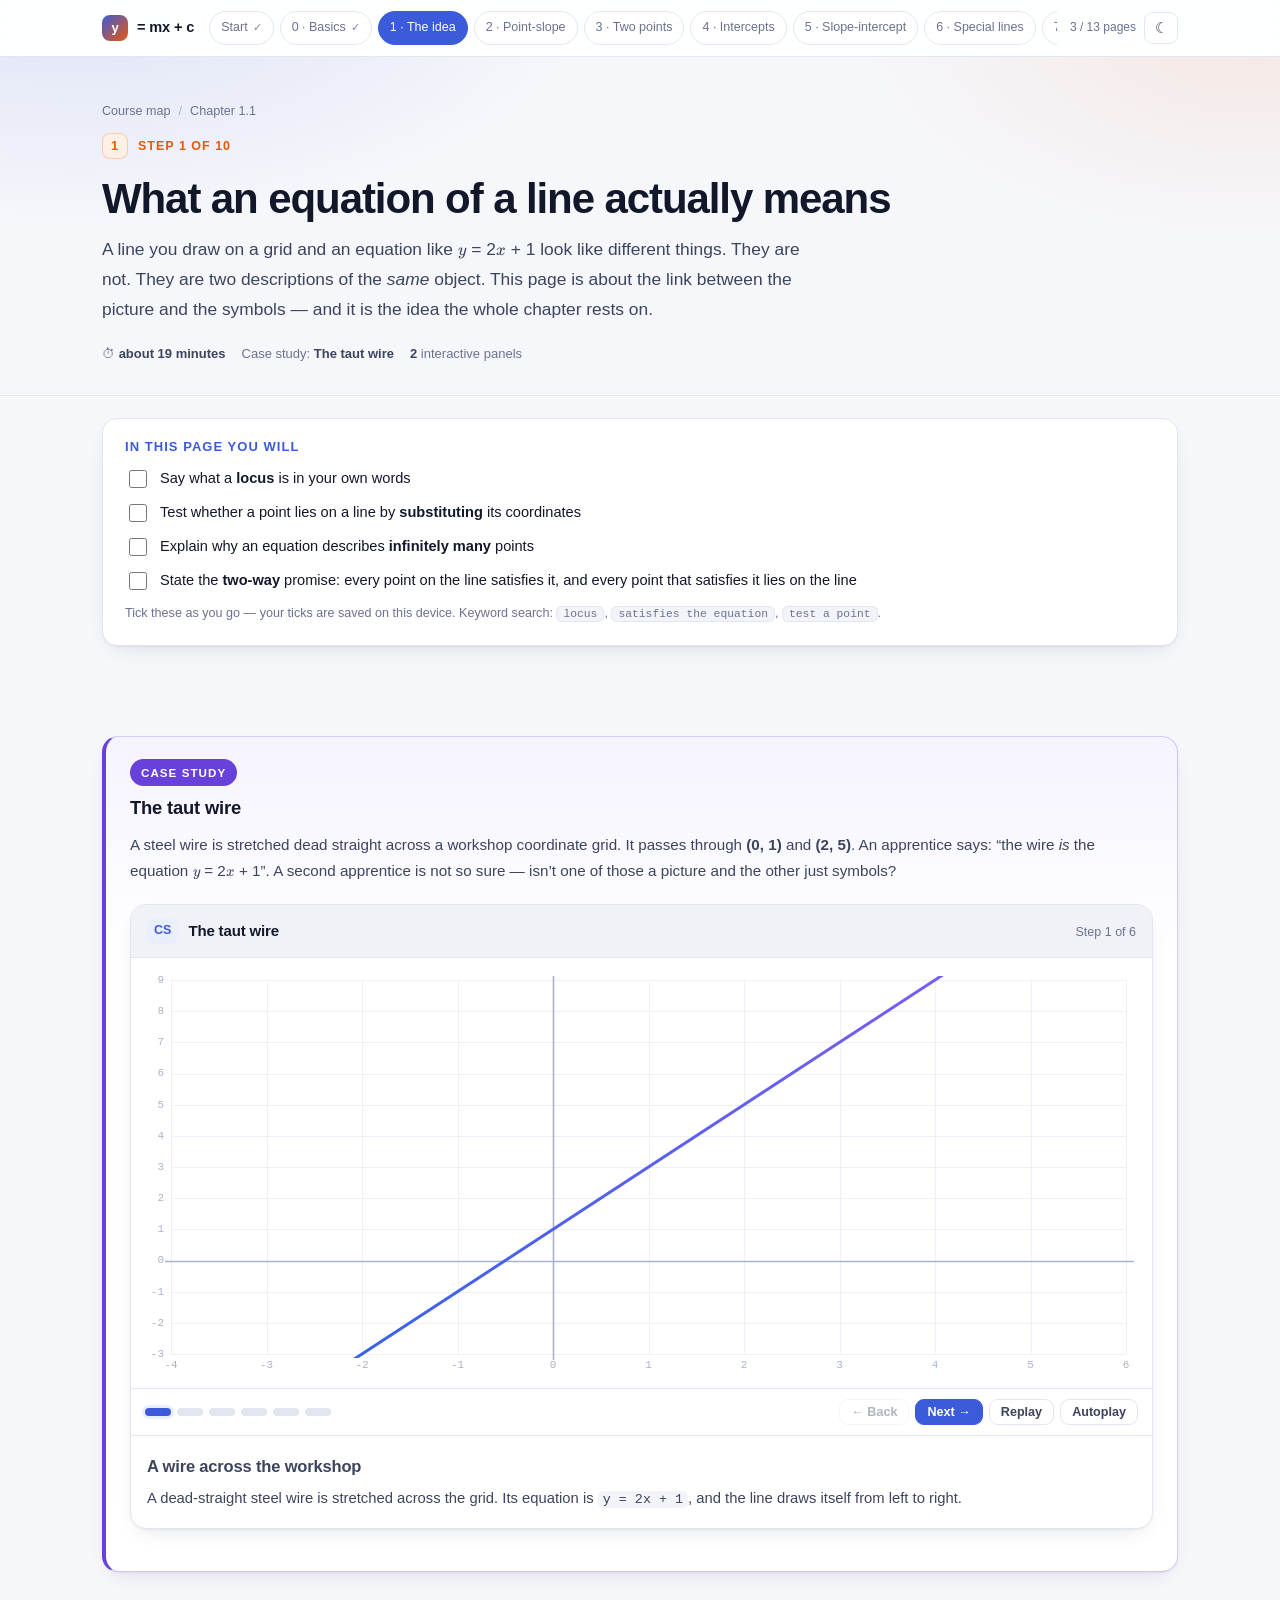
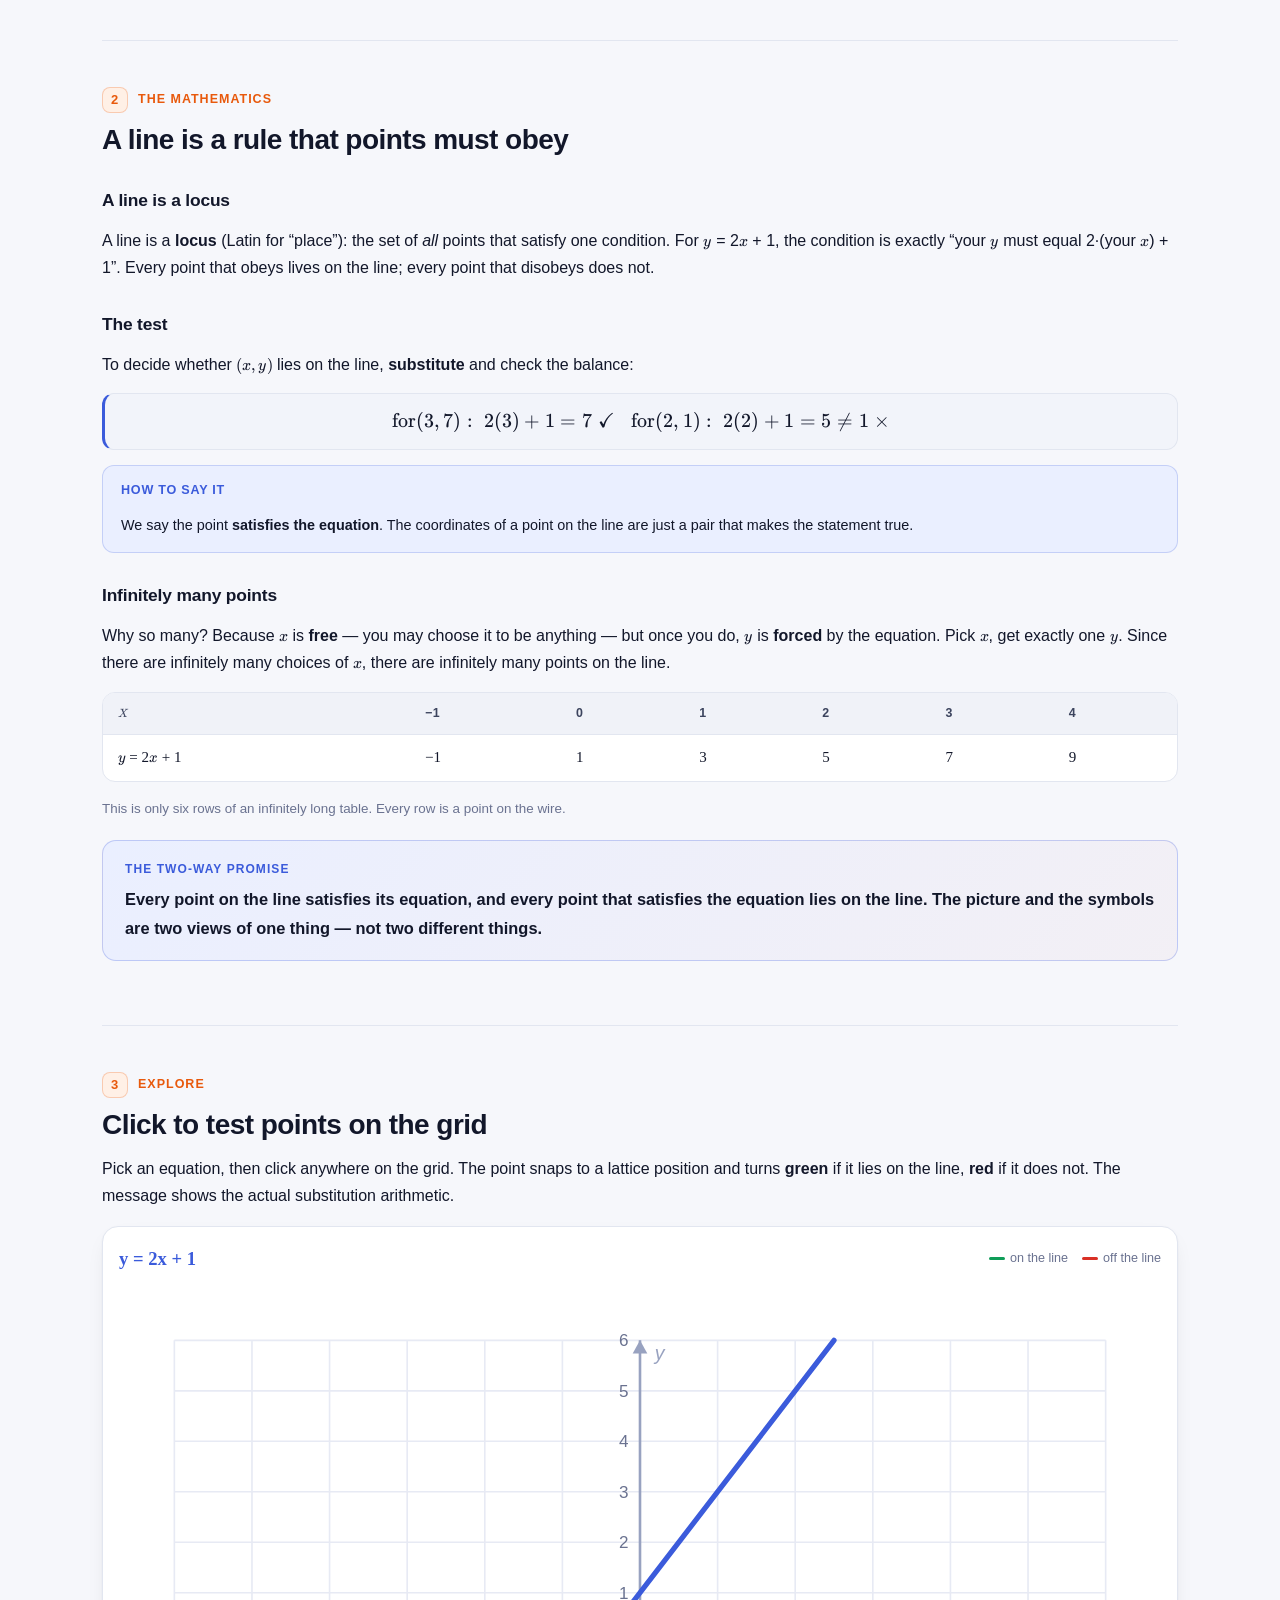
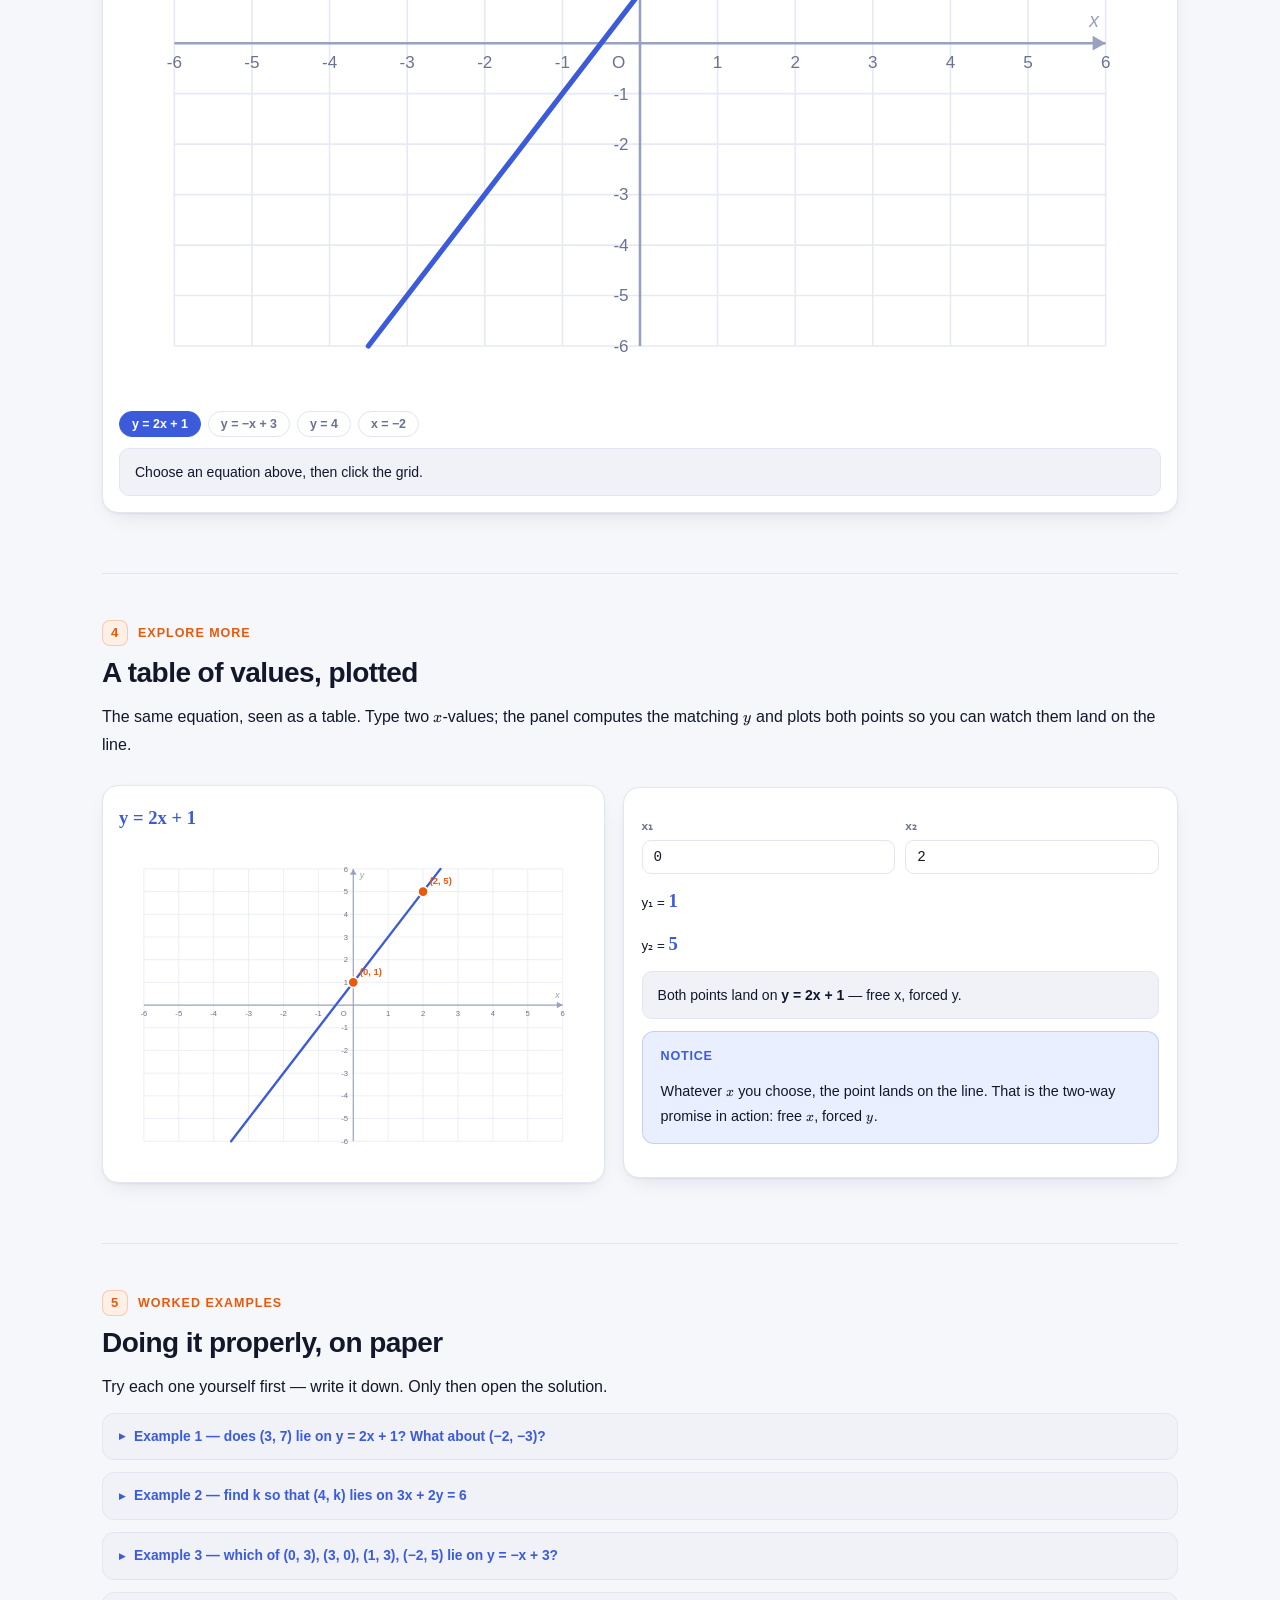
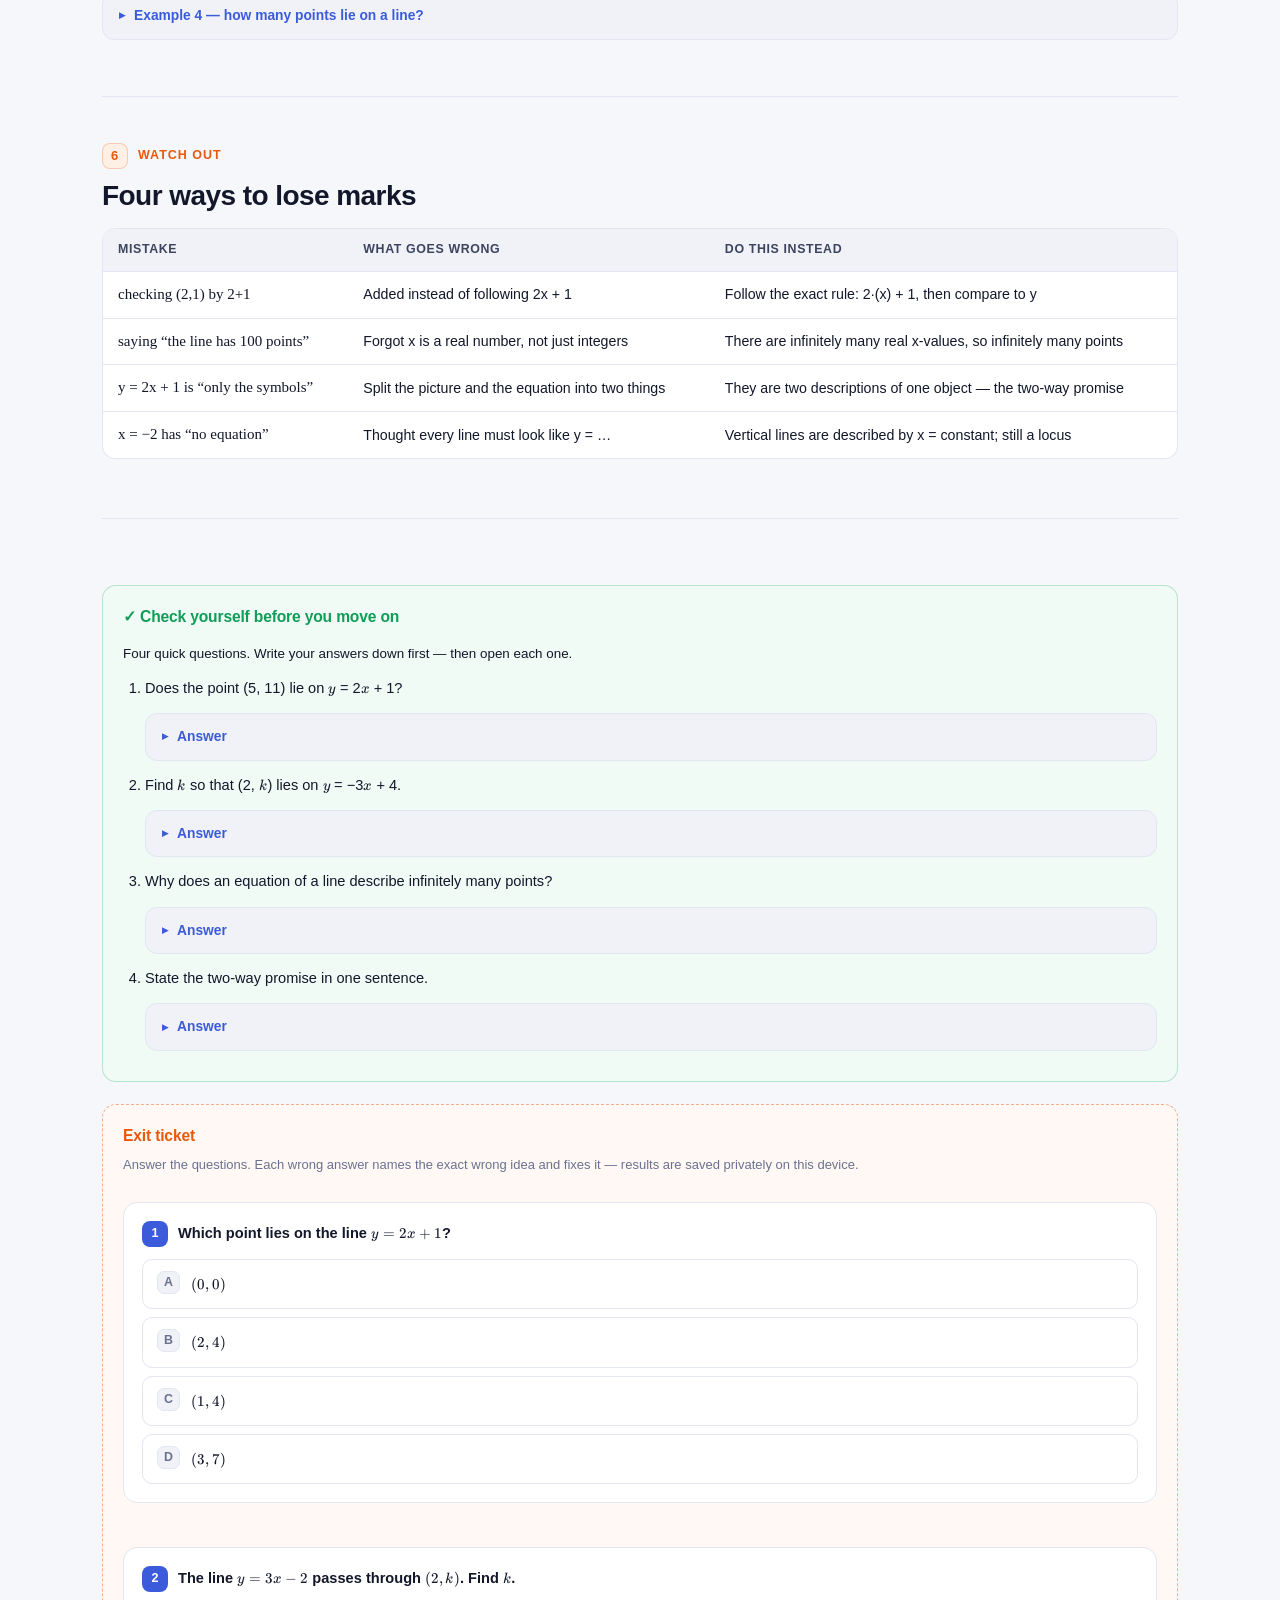
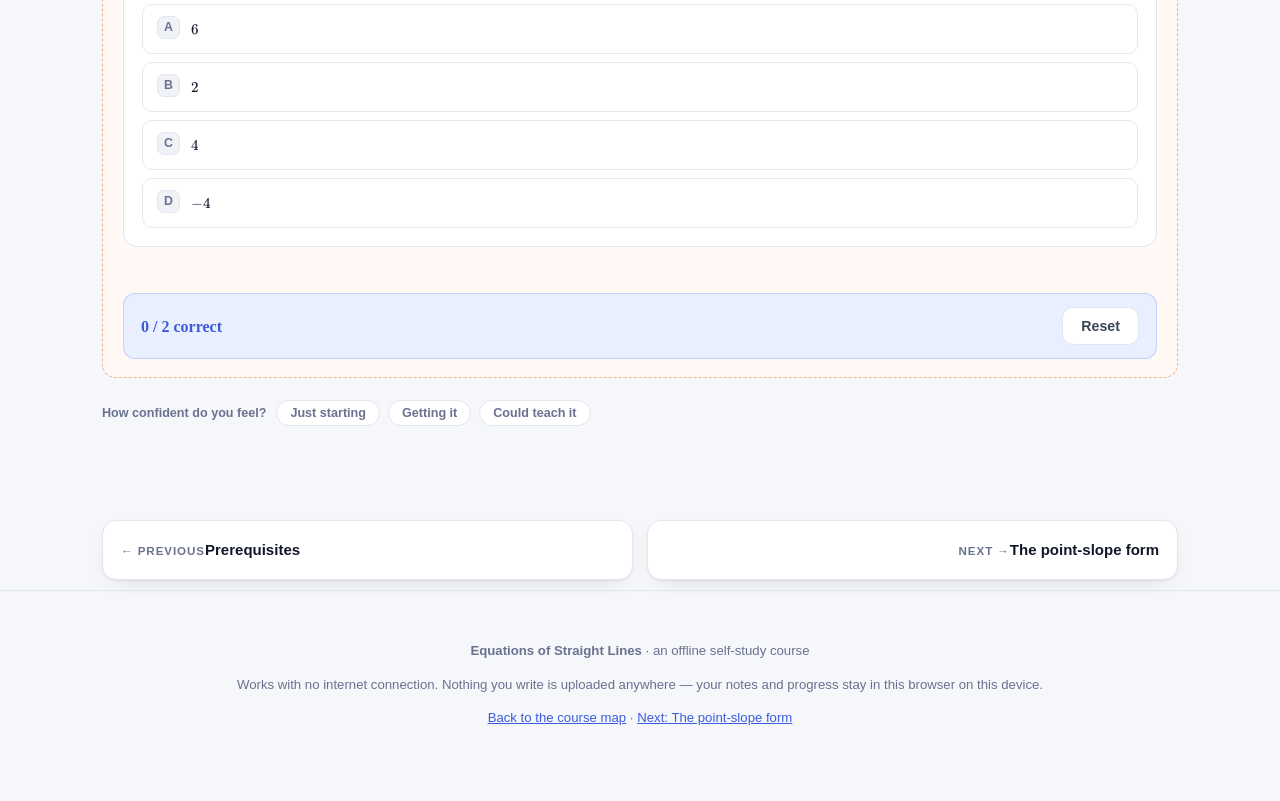
<file: 02-what-is-an-equation.html>
<!DOCTYPE html>
<html lang="en" data-theme="light">
<head>
<meta charset="UTF-8">
<meta name="viewport" content="width=device-width, initial-scale=1.0">
<title>What an equation of a line actually means — Equations of Straight Lines</title>
<meta name="description" content="A line drawn on a grid and its equation like y = 2x + 1 are two descriptions of one object. the locus idea, a click-to-test grid and a table of values.">
<link rel="stylesheet" href="assets/style.css">
<link rel="stylesheet" href="assets/katex/katex.min.css">
</head>
<body>
<header class="nav" data-nav></header>

<div class="pagehead">
  <div class="wrap">
    <div class="crumb"><a href="index.html">Course map</a><span class="sep">/</span><span>Chapter 1.1</span></div>
    <div class="steptag"><span class="n">1</span> Step 1 of 10</div>
    <h1>What an equation of a line actually means</h1>
    <p class="lead">A line you draw on a grid and an equation like <span class="m tex">y</span> = 2<span class="m tex">x</span> + 1 look like different things. They are not. They are two descriptions of the <em>same</em> object. This page is about the link between the picture and the symbols — and it is the idea the whole chapter rests on.</p>
    <div class="pagemeta">
      <span>&#9201; <b>about 19 minutes</b></span>
      <span>Case study: <b>The taut wire</b></span>
      <span><b>2</b> interactive panels</span>
    </div>
  </div>
</div>

<div class="wrap">

  <div class="goals">
    <h2>In this page you will</h2>
    <ul>
      <li><input type="checkbox" data-goal="g1" id="g1"><label for="g1">Say what a <b>locus</b> is in your own words</label></li>
      <li><input type="checkbox" data-goal="g2" id="g2"><label for="g2">Test whether a point lies on a line by <b>substituting</b> its coordinates</label></li>
      <li><input type="checkbox" data-goal="g3" id="g3"><label for="g3">Explain why an equation describes <b>infinitely many</b> points</label></li>
      <li><input type="checkbox" data-goal="g4" id="g4"><label for="g4">State the <b>two-way</b> promise: every point on the line satisfies it, and every point that satisfies it lies on the line</label></li>
    </ul>
    <p class="glink">Tick these as you go — your ticks are saved on this device. Keyword search: <code>locus</code>, <code>satisfies the equation</code>, <code>test a point</code>.</p>
  </div>

  <!-- ================= CASE STUDY ================= -->
  <section class="blk">
    <div class="case">
      <div class="case-top">
        <span class="case-badge">Case study</span>
        
      </div>
      <h3>The taut wire</h3>
      <p class="scene">A steel wire is stretched dead straight across a workshop coordinate grid. It passes through <b>(0, 1)</b> and <b>(2, 5)</b>. An apprentice says: &ldquo;the wire <em>is</em> the equation <span class="m tex">y</span> = 2<span class="m tex">x</span> + 1&rdquo;. A second apprentice is not so sure — isn&rsquo;t one of those a picture and the other just symbols?</p>

      <div id="boardWire"></div>

    </div>
  </section>

  <!-- ================= THE MATHS ================= -->
  <section class="blk">
    <div class="steptag"><span class="n">2</span>The mathematics</div>
    <h2>A line is a rule that points must obey</h2>

    <h3>A line is a locus</h3>
    <p>A line is a <b>locus</b> (Latin for &ldquo;place&rdquo;): the set of <em>all</em> points that satisfy one condition. For <span class="m tex">y</span> = 2<span class="m tex">x</span> + 1, the condition is exactly &ldquo;your <span class="m tex">y</span> must equal 2&middot;(your <span class="m tex">x</span>) + 1&rdquo;. Every point that obeys lives on the line; every point that disobeys does not.</p>

    <h3>The test</h3>
    <p>To decide whether <span class="m tex">(x, y)</span> lies on the line, <b>substitute</b> and check the balance:</p>
    <div class="formula tex">\text{\text{for}} (3, 7):\; 2(3) + 1 = 7 \;\checkmark \;\;\; \text{\text{for}} (2, 1):\; 2(2) + 1 = 5 \neq 1 \;\times</div>
    <div class="note tip">
      <div class="h">How to say it</div>
      <p>We say the point <b>satisfies the equation</b>. The coordinates of a point on the line are just a pair that makes the statement true.</p>
    </div>

    <h3>Infinitely many points</h3>
    <p>Why so many? Because <span class="m tex">x</span> is <b>free</b> — you may choose it to be anything — but once you do, <span class="m tex">y</span> is <b>forced</b> by the equation. Pick <span class="m tex">x</span>, get exactly one <span class="m tex">y</span>. Since there are infinitely many choices of <span class="m tex">x</span>, there are infinitely many points on the line.</p>
    <div class="tbl-wrap">
      <table>
        <thead><tr><th><span class="m tex">x</span></th><th>&minus;1</th><th>0</th><th>1</th><th>2</th><th>3</th><th>4</th></tr></thead>
        <tbody><tr><td class="mono"><span class="m tex">y</span> = 2<span class="m tex">x</span> + 1</td><td class="mono">&minus;1</td><td class="mono">1</td><td class="mono">3</td><td class="mono">5</td><td class="mono">7</td><td class="mono">9</td></tr></tbody>
      </table>
    </div>
    <p class="small muted">This is only six rows of an infinitely long table. Every row is a point on the wire.</p>

    <div class="keyidea">
      <span class="k">The two-way promise</span>
      <p>Every point <b>on</b> the line satisfies its equation, and every point that <b>satisfies</b> the equation lies <b>on</b> the line. The picture and the symbols are two views of one thing — not two different things.</p>
    </div>
  </section>

  <!-- ================= INTERACTIVE 1 ================= -->
  <section class="blk">
    <div class="steptag"><span class="n">3</span>Explore</div>
    <h2>Click to test points on the grid</h2>
    <p>Pick an equation, then click anywhere on the grid. The point snaps to a lattice position and turns <b>green</b> if it lies on the line, <b>red</b> if it does not. The message shows the actual substitution arithmetic.</p>

    <div class="plotbox">
      <div class="plot-head">
        <div class="eqout" id="testEq">y = 2x + 1</div>
        <div class="legend"><span><i style="background:var(--good)"></i>on the line</span><span><i style="background:var(--bad)"></i>off the line</span></div>
      </div>
      <svg class="plot" id="plotTest" aria-label="A click-to-test grid for the chosen equation; clicked points turn green if on the line, red if off"></svg>
      <div class="chipline" id="testBtns"></div>
      <div class="outmsg" id="testMsg">Choose an equation above, then click the grid.</div>
    </div>
  </section>

  <!-- ================= INTERACTIVE 2 ================= -->
  <section class="blk">
    <div class="steptag"><span class="n">4</span>Explore more</div>
    <h2>A table of values, plotted</h2>
    <p>The same equation, seen as a table. Type two <span class="m tex">x</span>-values; the panel computes the matching <span class="m tex">y</span> and plots both points so you can watch them land on the line.</p>

    <div class="grid2 plotfirst">
      <div class="plotbox">
        <div class="plot-head">
          <div class="eqout" id="tblEq">y = 2x + 1</div>
        </div>
        <svg class="plot static" id="plotTable" aria-label="The current equation drawn with the two chosen points marked"></svg>
      </div>
      <div class="card tight">
        <div class="inrow">
          <div class="f"><span>x&#8321;</span><input type="number" id="tx1" value="0"></div>
          <div class="f"><span>x&#8322;</span><input type="number" id="tx2" value="2"></div>
        </div>
        <p class="small">y&#8321; = <span class="eqout small" id="ty1">&nbsp;</span></p>
        <p class="small">y&#8322; = <span class="eqout small" id="ty2">&nbsp;</span></p>
        <div class="outmsg" id="tblMsg">Pick two x-values and watch the points sit on the line.</div>
        <div class="note tip" style="margin-top:12px">
          <div class="h">Notice</div>
          <p>Whatever <span class="m tex">x</span> you choose, the point lands on the line. That is the two-way promise in action: free <span class="m tex">x</span>, forced <span class="m tex">y</span>.</p>
        </div>
      </div>
    </div>
  </section>

  <!-- ================= WORKED EXAMPLES ================= -->
  <section class="blk">
    <div class="steptag"><span class="n">5</span>Worked examples</div>
    <h2>Doing it properly, on paper</h2>
    <p>Try each one yourself first — write it down. Only then open the solution.</p>

    <details class="sol">
      <summary>Example 1 &mdash; does (3, 7) lie on y = 2x + 1? What about (&minus;2, &minus;3)?</summary>
      <div class="body">
        <p>For (3, 7): 2(3) + 1 = 7 = <span class="m tex">y</span> &rArr; <b>yes</b>.</p>
        <p>For (&minus;2, &minus;3): 2(&minus;2) + 1 = &minus;4 + 1 = &minus;3 = <span class="m tex">y</span> &rArr; <b>yes</b> too.</p>
        <p class="small muted">Negative coordinates work the same way; just substitute carefully.</p>
      </div>
    </details>

    <details class="sol">
      <summary>Example 2 &mdash; find k so that (4, k) lies on 3x + 2y = 6</summary>
      <div class="body">
        <p>Substitute x = 4, y = k:</p>
        <div class="formula tex">3(4) + 2k = 6 \;\Rightarrow\; 12 + 2k = 6 \;\Rightarrow\; 2k = -6 \;\Rightarrow\; k = -3</div>
        <p>So the point (4, &minus;3) lies on the line.</p>
      </div>
    </details>

    <details class="sol">
      <summary>Example 3 &mdash; which of (0, 3), (3, 0), (1, 3), (&minus;2, 5) lie on y = &minus;x + 3?</summary>
      <div class="body">
        <ul class="clean">
          <li>(0, 3): &minus;0 + 3 = 3 = <span class="m tex">y</span> &rArr; <b>on</b></li>
          <li>(3, 0): &minus;3 + 3 = 0 = <span class="m tex">y</span> &rArr; <b>on</b></li>
          <li>(1, 3): &minus;1 + 3 = 2 &ne; 3 &rArr; <b>off</b></li>
          <li>(&minus;2, 5): &minus;(&minus;2) + 3 = 2 + 3 = 5 = <span class="m tex">y</span> &rArr; <b>on</b></li>
        </ul>
      </div>
    </details>

    <details class="sol">
      <summary>Example 4 &mdash; how many points lie on a line?</summary>
      <div class="body">
        <p><b>Infinitely many.</b> The equation leaves <span class="m tex">x</span> free. Choose any real <span class="m tex">x</span> you like — say 0, then 1, then 1.5, then &radic;2, then &pi; — and the equation forces exactly one <span class="m tex">y</span> each time. There is no last point. The line is the complete, infinite list of all those pairs.</p>
      </div>
    </details>
  </section>

  <!-- ================= MISTAKES ================= -->
  <section class="blk">
    <div class="steptag"><span class="n">6</span>Watch out</div>
    <h2>Four ways to lose marks</h2>
    <div class="tbl-wrap">
      <table>
        <thead><tr><th>Mistake</th><th>What goes wrong</th><th>Do this instead</th></tr></thead>
        <tbody>
          <tr><td class="mono">checking (2,1) by 2+1</td><td>Added instead of following 2x + 1</td><td>Follow the exact rule: 2&middot;(x) + 1, then compare to y</td></tr>
          <tr><td class="mono">saying &ldquo;the line has 100 points&rdquo;</td><td>Forgot x is a real number, not just integers</td><td>There are infinitely many real x-values, so infinitely many points</td></tr>
          <tr><td class="mono">y = 2x + 1 is &ldquo;only the symbols&rdquo;</td><td>Split the picture and the equation into two things</td><td>They are two descriptions of one object — the two-way promise</td></tr>
          <tr><td class="mono">x = &minus;2 has &ldquo;no equation&rdquo;</td><td>Thought every line must look like y = &hellip;</td><td>Vertical lines are described by x = constant; still a locus</td></tr>
        </tbody>
      </table>
    </div>
  </section>

  <!-- ================= SELF CHECK ================= -->
  <section class="blk">
    <div class="selfcheck">
      <h3>&#10003; Check yourself before you move on</h3>
      <p class="small">Four quick questions. Write your answers down first — then open each one.</p>
      <ol>
        <li>Does the point (5, 11) lie on <span class="m tex">y</span> = 2<span class="m tex">x</span> + 1?
          <details class="sol"><summary>Answer</summary><div class="body"><p>2(5) + 1 = 11 = <span class="m tex">y</span>, so <b>yes</b>.</p></div></details>
        </li>
        <li>Find <span class="m tex">k</span> so that (2, <span class="m tex">k</span>) lies on <span class="m tex">y</span> = &minus;3<span class="m tex">x</span> + 4.
          <details class="sol"><summary>Answer</summary><div class="body"><p>k = &minus;3(2) + 4 = &minus;6 + 4 = <b>&minus;2</b>.</p></div></details>
        </li>
        <li>Why does an equation of a line describe infinitely many points?
          <details class="sol"><summary>Answer</summary><div class="body"><p>Because <span class="m tex">x</span> is free (any real number) while <span class="m tex">y</span> is forced by the equation. Each choice of <span class="m tex">x</span> gives one point, and there are infinitely many choices.</p></div></details>
        </li>
        <li>State the two-way promise in one sentence.
          <details class="sol"><summary>Answer</summary><div class="body"><p>Every point on the line satisfies its equation, and every point that satisfies the equation lies on the line.</p></div></details>
        </li>
      </ol>
    </div>

    <div class="reflect">
      <h3>Exit ticket</h3>
      <p class="sub">Answer the questions. Each wrong answer names the exact wrong idea and fixes it — results are saved privately on this device.</p>
      
      <div data-exit></div>
    </div>

    <div class="conf" data-conf></div>
  </section>

  <div data-pnav class="pnav"></div>
</div>

<footer>
  <div class="wrap">
    <p><b>Equations of Straight Lines</b> &middot; an offline self-study course</p>
    <p>Works with no internet connection. Nothing you write is uploaded anywhere &mdash; your notes and progress stay in this browser on this device.</p>
    <p><a href="index.html">Back to the course map</a> &middot; <a href="03-point-slope.html">Next: The point-slope form</a></p>
  </div>
</footer>

<script src="assets/katex/katex.min.js"></script>
<script src="assets/tex.js"></script>
<script src="assets/concept-data.js"></script>
<script src="assets/concept.js"></script>
<script src="assets/plot.js"></script>
<script src="assets/anim.js"></script>
<script src="assets/app.js"></script>
<script>
/* ================= animated board: the taut wire ================= */
(function () {
  if (!window.Anim) return;
  var E = Anim.E, seg = Anim.seg, nf = Anim.nf, fr = Anim.fr, lerp = Anim.lerp;

  var lesson = {
    id: "wire", no: "CS", name: "The taut wire",
    view: { x: [-4, 6], y: [-3, 9], xs: 1, ys: 1 },
    controls: [
      { k: "eq", type: "seg", label: "equation", value: "l1", options: [
        { v: "l1", t: "y = 2x + 1" }, { v: "l2", t: "y = −x + 3" },
        { v: "l3", t: "y = 4" }, { v: "l4", t: "x = −2" } ] },
      { k: "tx", label: "test point x", min: -4, max: 6, step: 1, value: 3 },
      { k: "ty", label: "test point y", min: -3, max: 9, step: 1, value: 7 }
    ],
    steps: [
      {
        title: "A wire across the workshop",
        dur: 1800,
        body: "<p>A dead-straight steel wire is stretched across the grid. Its equation is <span class='m'>y = 2x + 1</span>, and the line draws itself from left to right.</p>",
        draw: function (g, t) {
          g.line(2, 1, { color: "c1", w: 3, t: E(t, 0, 1), from: -4, to: 6, head: true, grad: ["c1", "c4"] });
          g.tracerLine(2, 1, { color: "c1", w: 3.2, alpha: E(t, .75, 1), from: -4, to: 6 });
        }
      },
      {
        title: "The points it passes through",
        dur: 2600,
        body: "<p>Mark the lattice points the wire runs through: (0, 1), (1, 3), (2, 5), (3, 7). Each step right adds 2 upward.</p>",
        draw: function (g, t) {
          g.line(2, 1, { color: "c1", w: 3, alpha: .5, from: -4, to: 6 });
          var pts = [[0, 1], [1, 3], [2, 5], [3, 7]];
          pts.forEach(function (pt, i) {
            var a = seg(t, i / 4 * .8, i / 4 * .8 + .18);
            g.dot(pt[0], pt[1], { color: "c2", r: 5.5, alpha: a, halo: a > .3, label: "(" + pt[0] + ", " + pt[1] + ")", dx: 9, dy: -12 });
          });
        }
      },
      {
        title: "A point that is NOT on it",
        dur: 2200,
        body: "<p>Now a point that misses: (2, 1). Put its coordinates into the equation: 2(2) + 1 = 5, but the point's y is 1. It does not balance, so it is off the wire.</p>",
        draw: function (g, t) {
          g.line(2, 1, { color: "c1", w: 3, alpha: .55, from: -4, to: 6 });
          g.dot(2, 1, { color: "c5", r: 6, alpha: E(t, 0, .5), ring: true, label: "(2, 1) off", dx: 10, dy: -14 });
          g.corner("test (2, 1):   2(2) + 1 = 5,  but y = 1  ✗", { alpha: E(t, .4, 1) });
        }
      },
      {
        title: "A point that IS on it",
        dur: 2400,
        body: "<p>And a point that belongs: (3, 7). Test it: 2(3) + 1 = 7, which equals the y. It sits on the wire — the faint guide shows it dropping onto the line.</p>",
        draw: function (g, t) {
          g.line(2, 1, { color: "c1", w: 3, alpha: .55, from: -4, to: 6 });
          g.dot(3, 7, { color: "c2", r: 6.5, alpha: E(t, 0, .5), halo: true, pulse: true, label: "(3, 7) on", dx: 10, dy: -14 });
          g.corner("test (3, 7):   2(3) + 1 = 7  ✓", { alpha: E(t, .4, 1) });
          g.arrow(0.5, 7, 3, 7, { color: "muted", w: 1.4, dash: [3, 4], alpha: E(t, .5, 1) * .7, t: 1 });
          g.arrow(3, 0, 3, 7, { color: "muted", w: 1.4, dash: [3, 4], alpha: E(t, .5, 1) * .7, t: 1 });
        }
      },
      {
        title: "x is free, y is forced",
        dur: 2800,
        body: "<p>Pick any x you like and the equation forces exactly one y = 2x + 1. Slide the point along the wire: both numbers update together. That is why a line holds infinitely many points.</p>",
        draw: function (g, t) {
          g.line(2, 1, { color: "c1", w: 3, from: -4, to: 6 });
          var px = lerp(-2, 3.5, t), py = 2 * px + 1;
          var tx0 = Math.max(-4, px - .8);
          g.seg(tx0, 2 * tx0 + 1, px, py, { color: "c3", w: 6, alpha: .3 });
          g.dot(px, py, { color: "c3", r: 6, halo: true, pulse: true });
          g.tag("x = " + nf(px, 2) + "   y = 2x + 1 = " + nf(py, 2), g.sx(px), g.sy(py) - 22, { align: "center", color: "c1", bold: true, size: 12 });
        }
      },
      {
        title: "Explore: test any point",
        dur: 900, explore: true,
        body: "<p>Choose an equation, then set a test point with the sliders. The dot turns green when it lies on the line and red when it does not — and the readout shows the exact substitution.</p>",
        draw: function (g, t, P) {
          var eq = P.eq;
          if (eq === "l1") g.line(2, 1, { color: "c1", w: 3, from: -4, to: 6 });
          else if (eq === "l2") g.line(-1, 3, { color: "c1", w: 3, from: -4, to: 6 });
          else if (eq === "l3") g.hl(4, { color: "c1", w: 3, from: -4, to: 6 });
          else if (eq === "l4") g.vl(-2, { color: "c1", w: 3, from: -3, to: 9 });
          var tx = P.tx, ty = P.ty, on = false;
          if (eq === "l1") on = Math.abs(2 * tx + 1 - ty) < 1e-9;
          else if (eq === "l2") on = Math.abs(-tx + 3 - ty) < 1e-9;
          else if (eq === "l3") on = (ty === 4);
          else on = (tx === -2);
          g.dot(tx, ty, { color: on ? "c2" : "c5", r: 6.5, halo: on, label: "(" + nf(tx, 0) + ", " + nf(ty, 0) + ")", dx: 12, dy: -15 });
        },
        readout: function (P) {
          var eq = P.eq, tx = P.tx, ty = P.ty;
          var label = { l1: "y = 2x + 1", l2: "y = −x + 3", l3: "y = 4", l4: "x = −2" }[eq];
          var calc, on;
          if (eq === "l1") { var v = 2 * tx + 1; on = Math.abs(v - ty) < 1e-9; calc = "2(" + nf(tx, 0) + ") + 1 = " + nf(v, 2) + ", and y = " + nf(ty, 0); }
          else if (eq === "l2") { var v2 = -tx + 3; on = Math.abs(v2 - ty) < 1e-9; calc = "−(" + nf(tx, 0) + ") + 3 = " + nf(v2, 2) + ", and y = " + nf(ty, 0); }
          else if (eq === "l3") { on = (ty === 4); calc = "this line is y = 4; your y is " + nf(ty, 0); }
          else { on = (tx === -2); calc = "x must equal −2; yours is " + nf(tx, 0); }
          var mark = on ? " ✓" : " ✗";
          return "<b>" + label + "</b><br>" + calc + mark;
        }
      }
    ]
  };

  function mount(id, lesson) {
    var el = document.getElementById(id);
    if (!el) return;
    try { Anim.mount(el, lesson); } catch (e) { el.innerHTML = ""; }
  }
  mount("boardWire", lesson);
})();

/* ================= shared equation definitions ================= */
function makeEqns(){
  return [
    { label:"y = 2x + 1", kind:"fn", m:2, c:1,
      test:function(x,y){ return y === 2*x + 1; },
      sub:function(x,y){ var v = 2*x+1; return "2(" + x + ") + 1 = " + v + (v===y ? " = y ✓" : " ≠ " + y + " ✗"); } },
    { label:"y = −x + 3", kind:"fn", m:-1, c:3,
      test:function(x,y){ return y === -x + 3; },
      sub:function(x,y){ var v = -x+3; return "−(" + x + ") + 3 = " + v + (v===y ? " = y ✓" : " ≠ " + y + " ✗"); } },
    { label:"y = 4", kind:"h", y:4,
      test:function(x,y){ return y === 4; },
      sub:function(x,y){ return "this line is y = 4; your y is " + y + (y===4 ? " ✓" : " ≠ 4 ✗"); } },
    { label:"x = −2", kind:"v", x:-2,
      test:function(x,y){ return x === -2; },
      sub:function(x,y){ return "this line is x = −2; your x is " + x + (x===-2 ? " ✓" : " ≠ −2 ✗"); } }
  ];
}

/* ================= interactive 1: click to test ================= */
(function(){
  var svg = document.getElementById("plotTest");
  if (!svg) return;
  var XMIN=-6, XMAX=6, YMIN=-6, YMAX=6;
  var p = new Plot(svg, {xmin:XMIN, xmax:XMAX, ymin:YMIN, ymax:YMAX});
  var EQNS = makeEqns();
  var cur = 0;
  var clicked = [];
  var Eq = document.getElementById("testEq");
  var Msg = document.getElementById("testMsg");
  var host = document.getElementById("testBtns");

  function drawBase(){
    var e = EQNS[cur];
    p.reset();
    if (e.kind === "fn") p.line(e.m, e.c, {color:"var(--brand)", width:3.2});
    else if (e.kind === "h") p.hline(e.y, {color:"var(--brand)", width:3.2});
    else if (e.kind === "v") p.vline(e.x, {color:"var(--brand)", width:3.2});
  }
  function redraw(){
    drawBase();
    clicked.forEach(function(pt){
      var on = EQNS[cur].test(pt[0], pt[1]);
      p.point(pt[0], pt[1], {color: on ? "var(--good)" : "var(--bad)", r:6,
        label:"(" + pt[0] + ", " + pt[1] + ")", labelDx:8, labelDy:-9,
        labelColor: on ? "var(--good)" : "var(--bad)"});
    });
  }
  EQNS.forEach(function(e, i){
    var b = document.createElement("button");
    b.type = "button";
    b.className = "chip" + (i === 0 ? " on" : "");
    b.textContent = e.label;
    b.addEventListener("click", function(){
      cur = i; clicked = [];
      Array.prototype.forEach.call(host.children, function(ch, j){ ch.className = "chip" + (j === i ? " on" : ""); });
      Eq.textContent = e.label;
      Msg.innerHTML = "Equation set to <b>" + e.label + "</b>. Click the grid to test a point.";
      redraw();
    });
    host.appendChild(b);
  });

  svg.addEventListener("click", function(ev){
    var h = p.fromEvent(ev);
    var x = Math.max(XMIN, Math.min(XMAX, Math.round(h.x)));
    var y = Math.max(YMIN, Math.min(YMAX, Math.round(h.y)));
    clicked.push([x, y]);
    var e = EQNS[cur];
    var on = e.test(x, y);
    redraw();
    Msg.innerHTML = (on
      ? "<b style='color:var(--good)'>&#10003; On the line.</b> "
      : "<b style='color:var(--bad)'>&#10007; Not on the line.</b> ")
      + "Substituting (" + x + ", " + y + "): " + e.sub(x, y);
  });

  Eq.textContent = EQNS[0].label;
  redraw();
})();

/* ================= interactive 2: table of values ================= */
(function(){
  var svg = document.getElementById("plotTable");
  if (!svg) return;
  var XMIN=-6, XMAX=6, YMIN=-6, YMAX=6;
  var p = new Plot(svg, {xmin:XMIN, xmax:XMAX, ymin:YMIN, ymax:YMAX});
  var EQNS = makeEqns();
  var cur = 0;
  var Eq = document.getElementById("tblEq");
  var y1 = document.getElementById("ty1"), y2 = document.getElementById("ty2");
  var Msg = document.getElementById("tblMsg");
  var in1 = document.getElementById("tx1"), in2 = document.getElementById("tx2");

  function compute(x){
    var e = EQNS[cur];
    if (e.kind === "fn") return e.m*x + e.c;
    if (e.kind === "h") return e.y;
    return null; // vertical: no single y
  }
  function draw(){
    var x1 = parseInt(in1.value, 10), x2 = parseInt(in2.value, 10);
    var e = EQNS[cur];
    Eq.textContent = e.label;
    p.reset();
    if (e.kind === "fn") p.line(e.m, e.c, {color:"var(--brand)", width:3.2});
    else if (e.kind === "h") p.hline(e.y, {color:"var(--brand)", width:3.2});
    else if (e.kind === "v") p.vline(e.x, {color:"var(--brand)", width:3.2});

    if (e.kind === "v"){
      y1.textContent = "—"; y2.textContent = "—";
      Msg.innerHTML = "<b>x = " + e.x + "</b> is a vertical line: every point has that x, so a table of x-values cannot describe it. (Use the click grid above to test points instead.)";
      return;
    }
    var v1 = compute(x1), v2 = compute(x2);
    y1.textContent = nf(v1);
    y2.textContent = nf(v2);
    p.point(x1, v1, {color:"var(--accent)", r:7, label:"(" + x1 + ", " + nf(v1) + ")", labelDx:9, labelDy:-10});
    p.point(x2, v2, {color:"var(--accent)", r:7, label:"(" + x2 + ", " + nf(v2) + ")", labelDx:9, labelDy:-10});
    Msg.innerHTML = "Both points land on <b>" + e.label + "</b> — free x, forced y.";
  }
  in1.addEventListener("input", draw);
  in2.addEventListener("input", draw);
  // keep the table's equation in step with the click-grid's equation by sharing the chip set
  var host = document.getElementById("testBtns");
  if (host){
    Array.prototype.forEach.call(host.children, function(ch, i){
      ch.addEventListener("click", function(){ cur = i; draw(); });
    });
  }
  draw();
})();
</script>
</body>
</html>
</file>
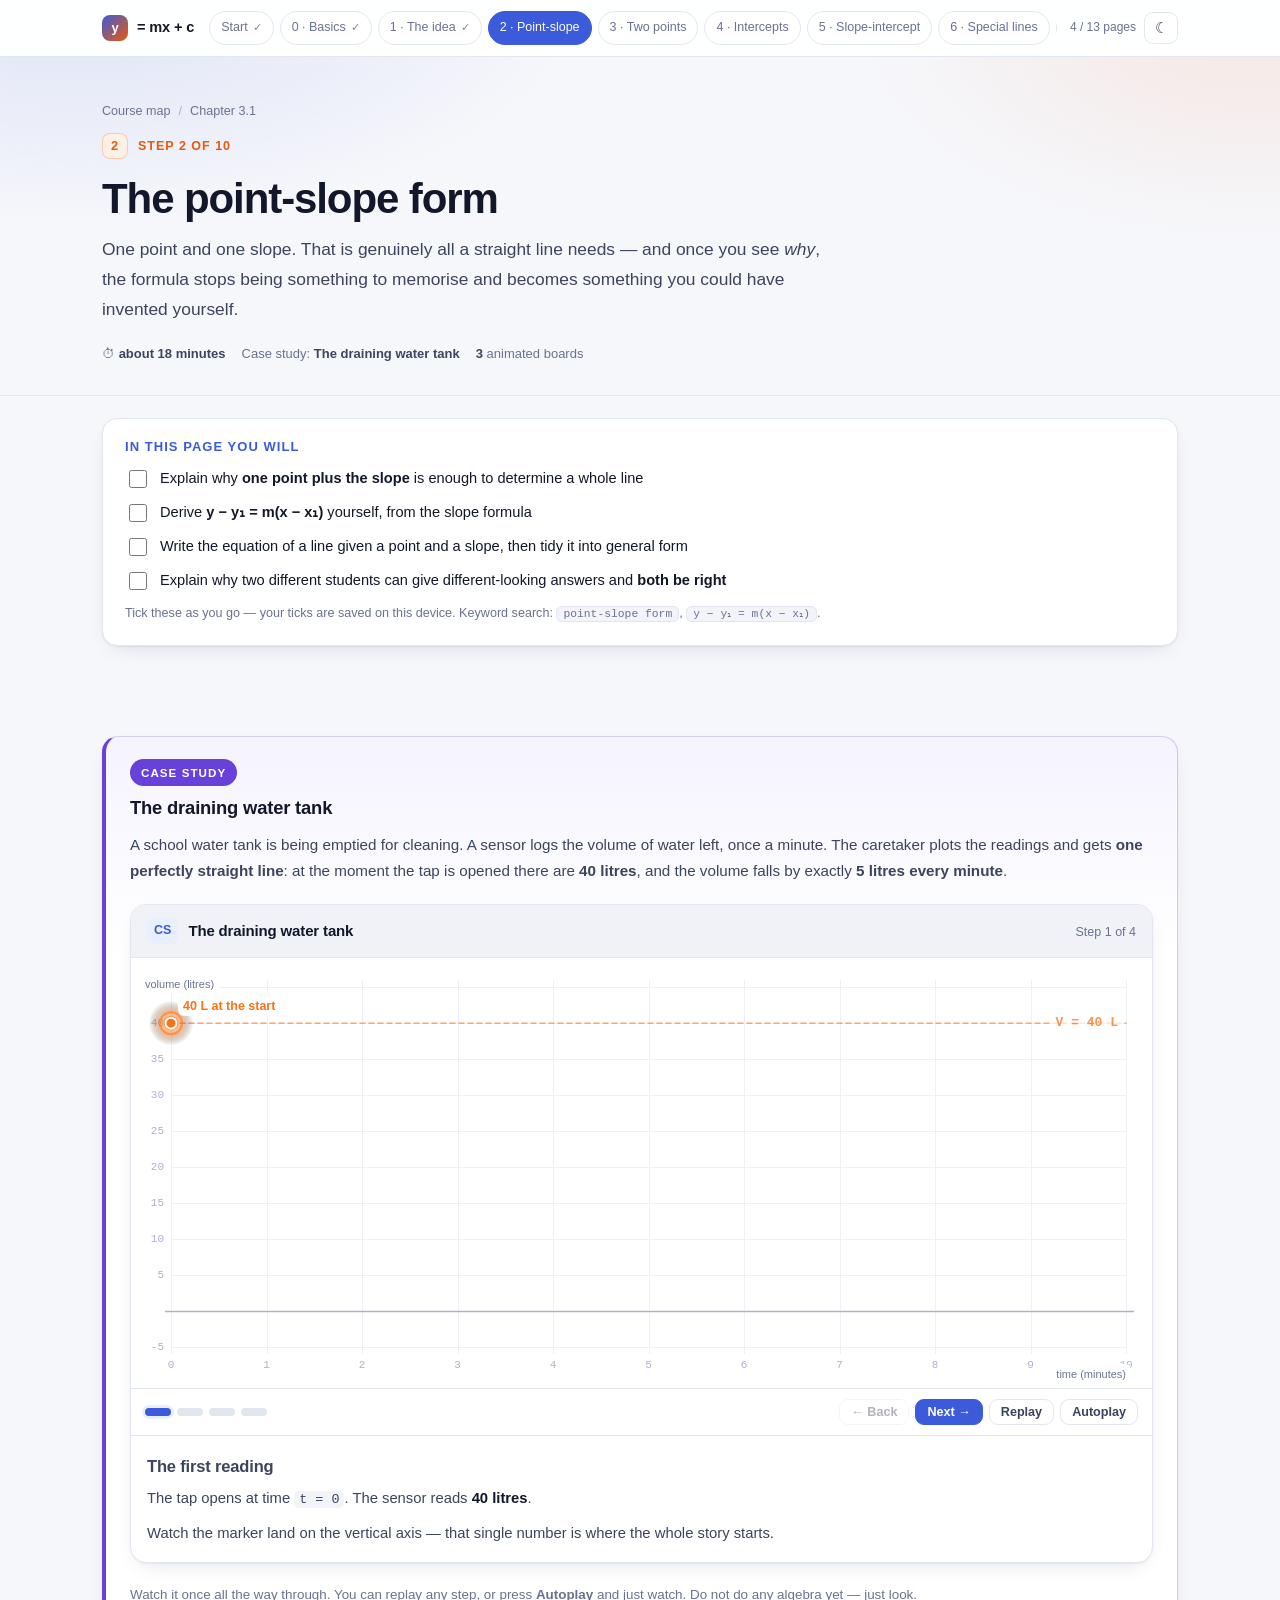
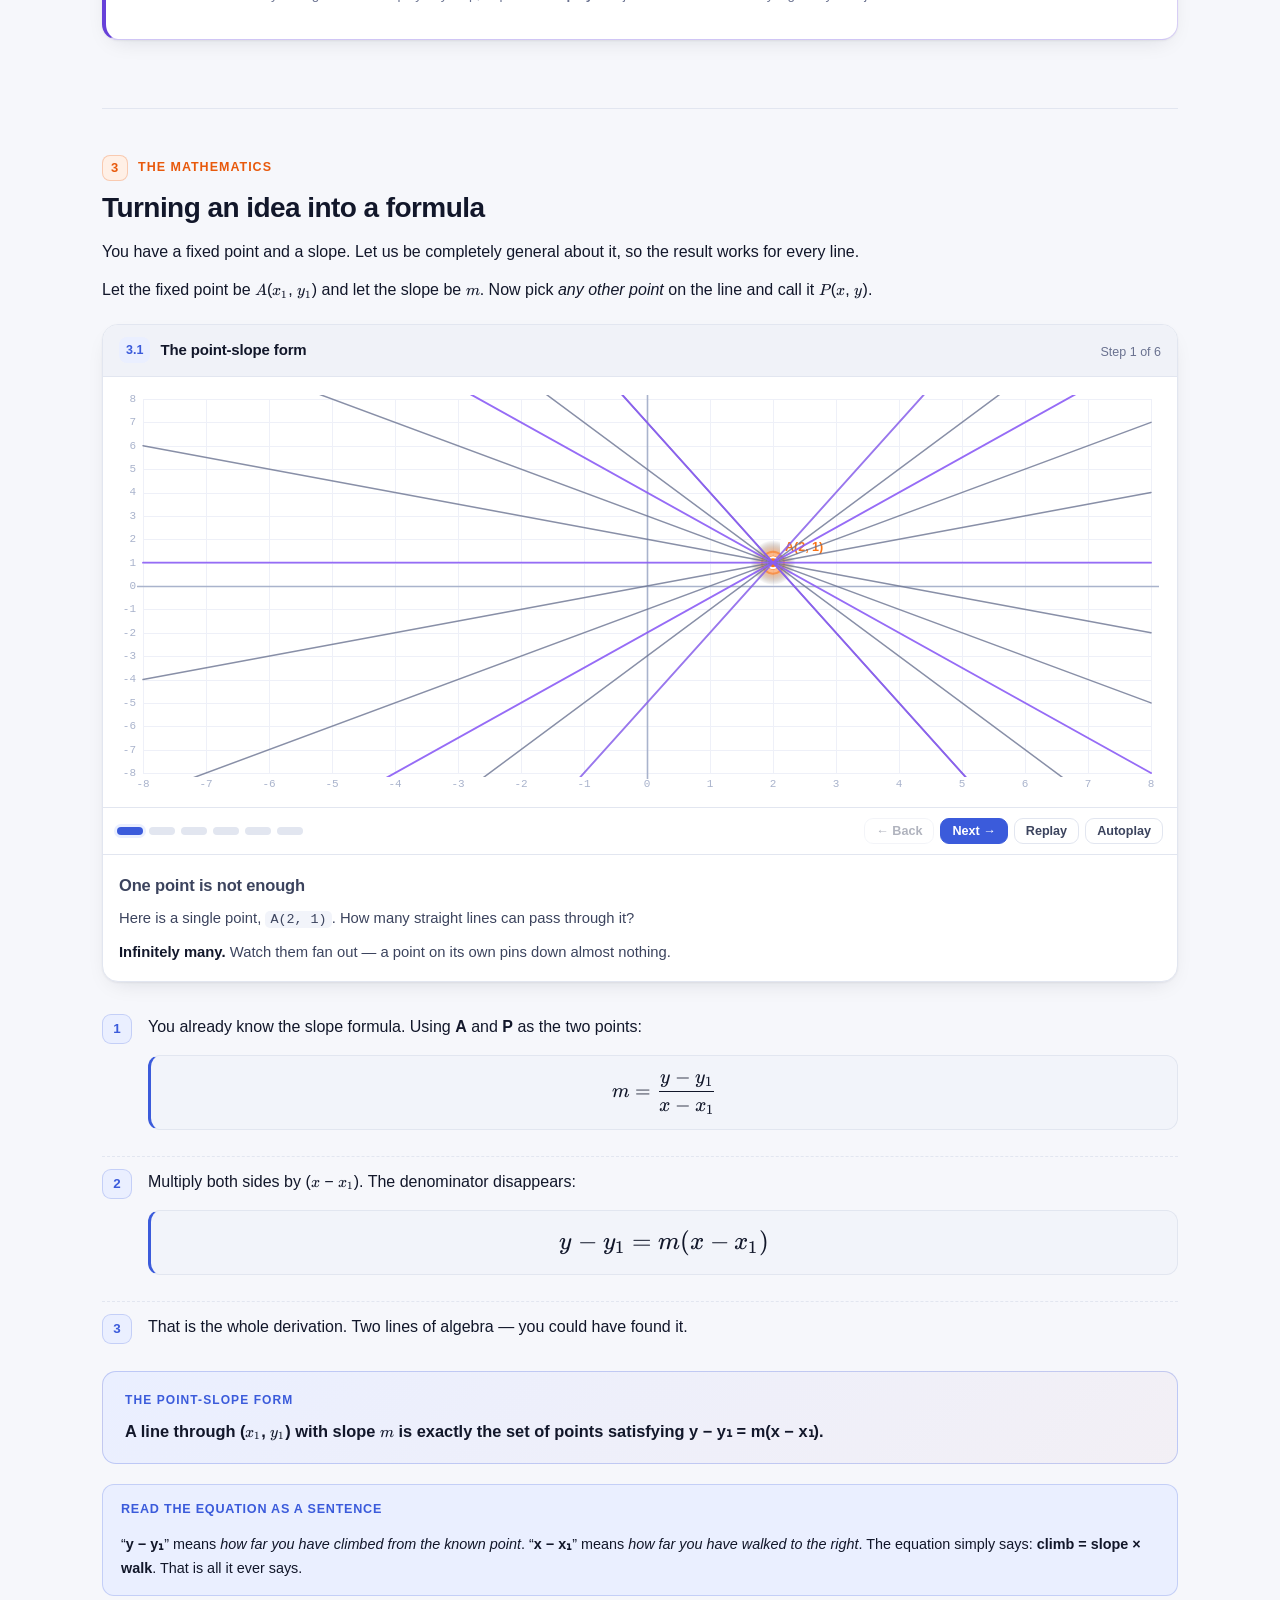
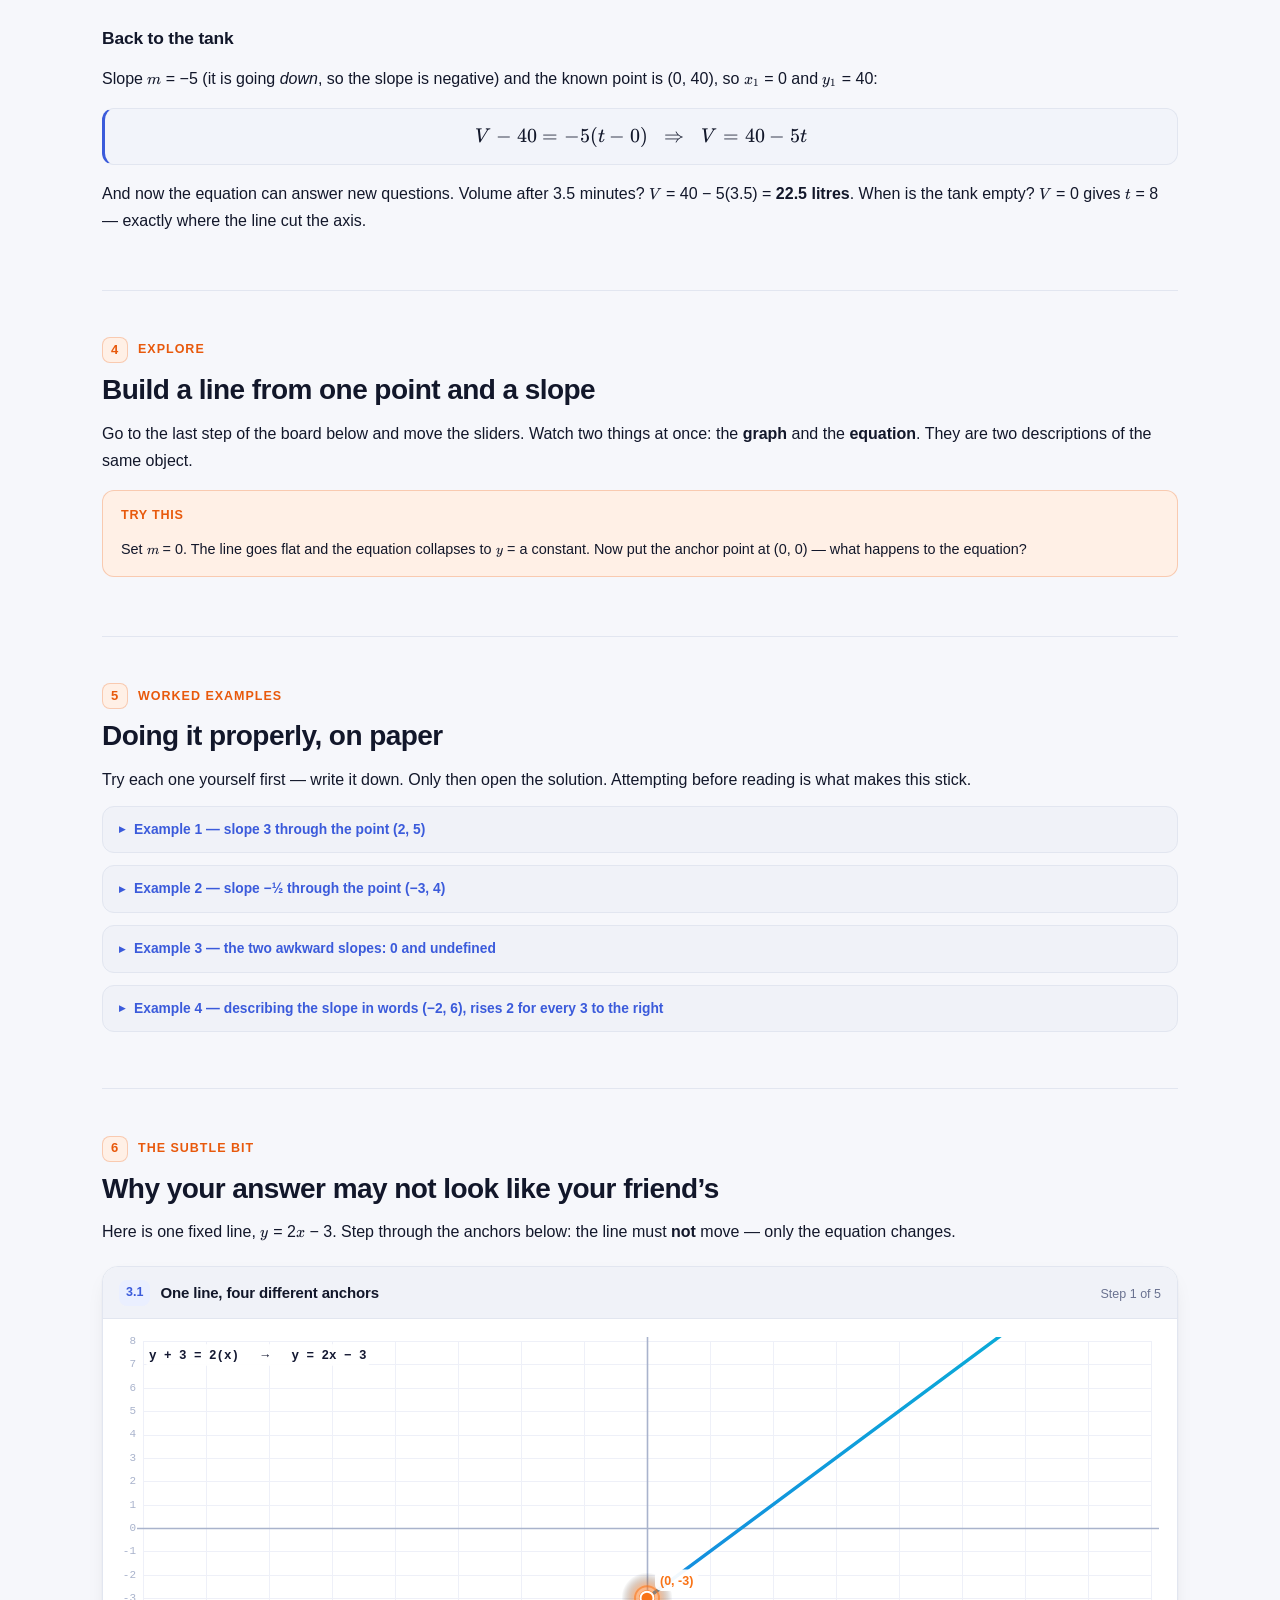
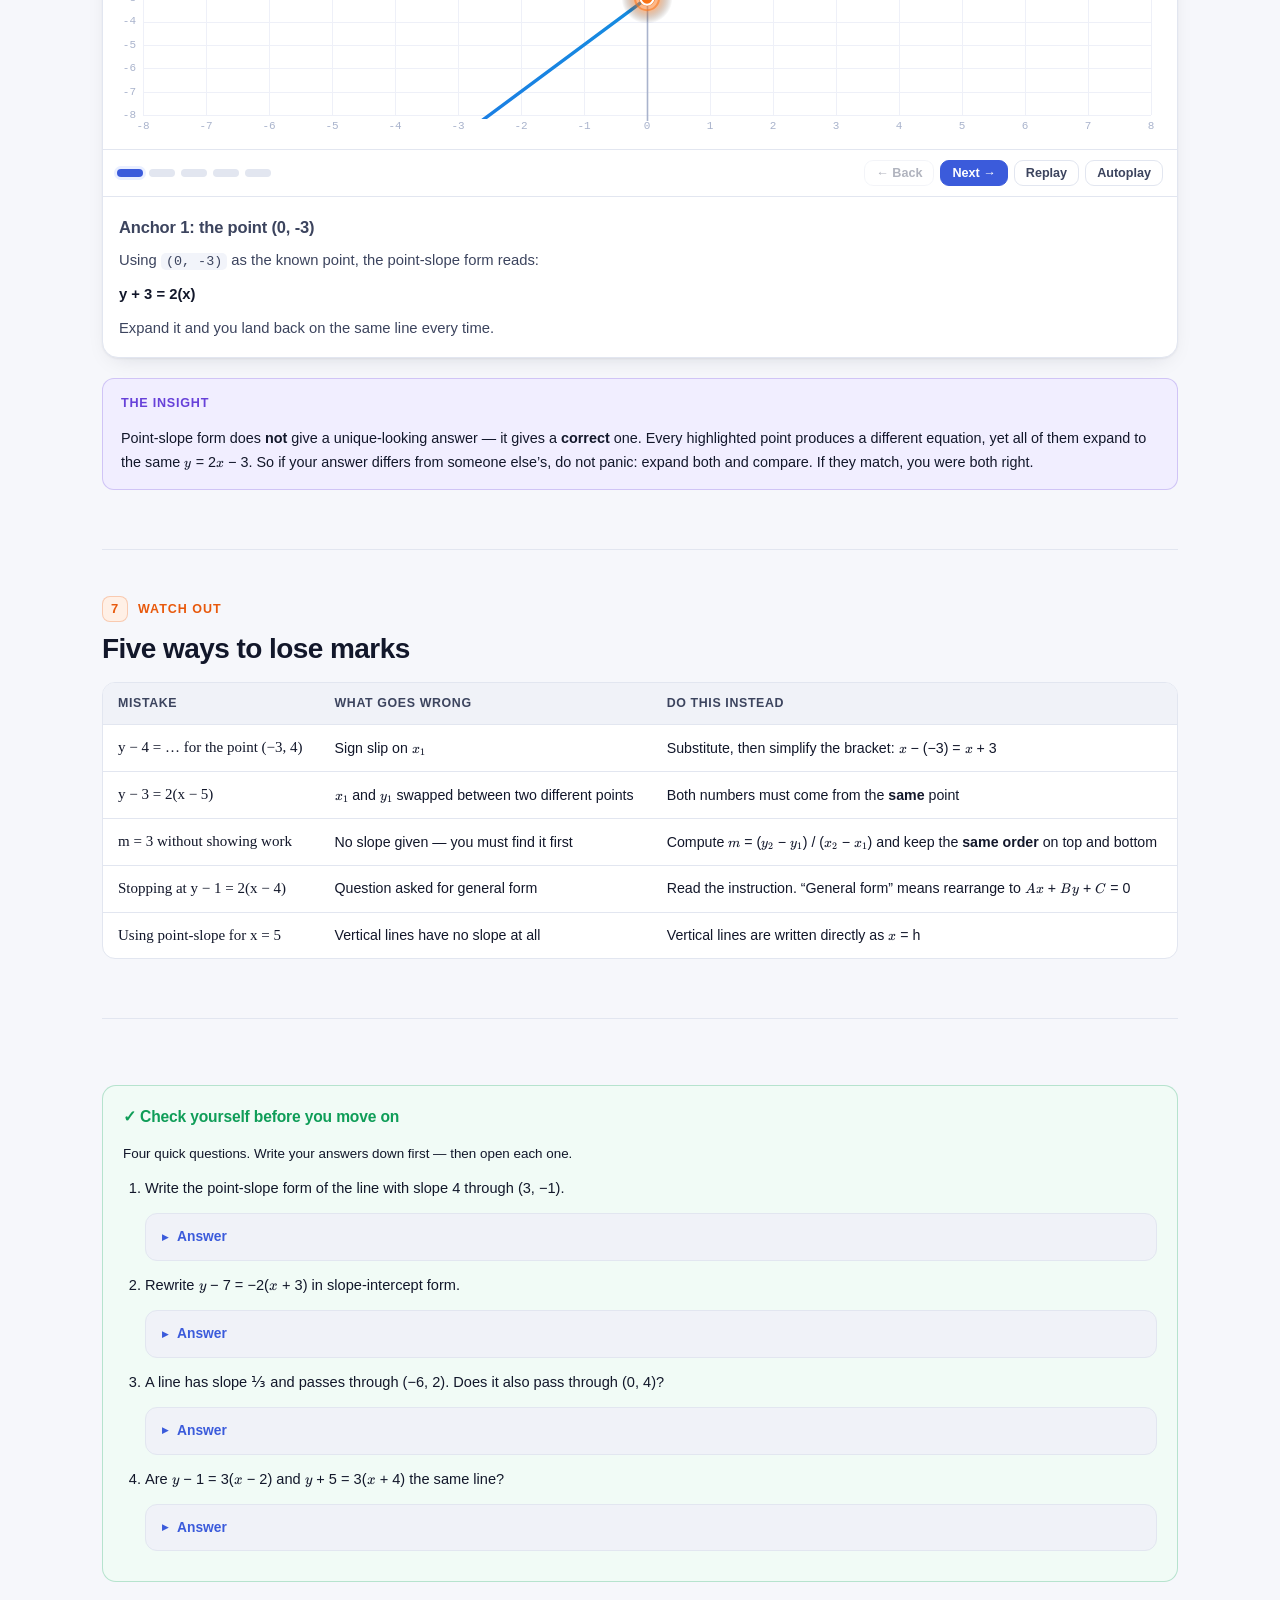
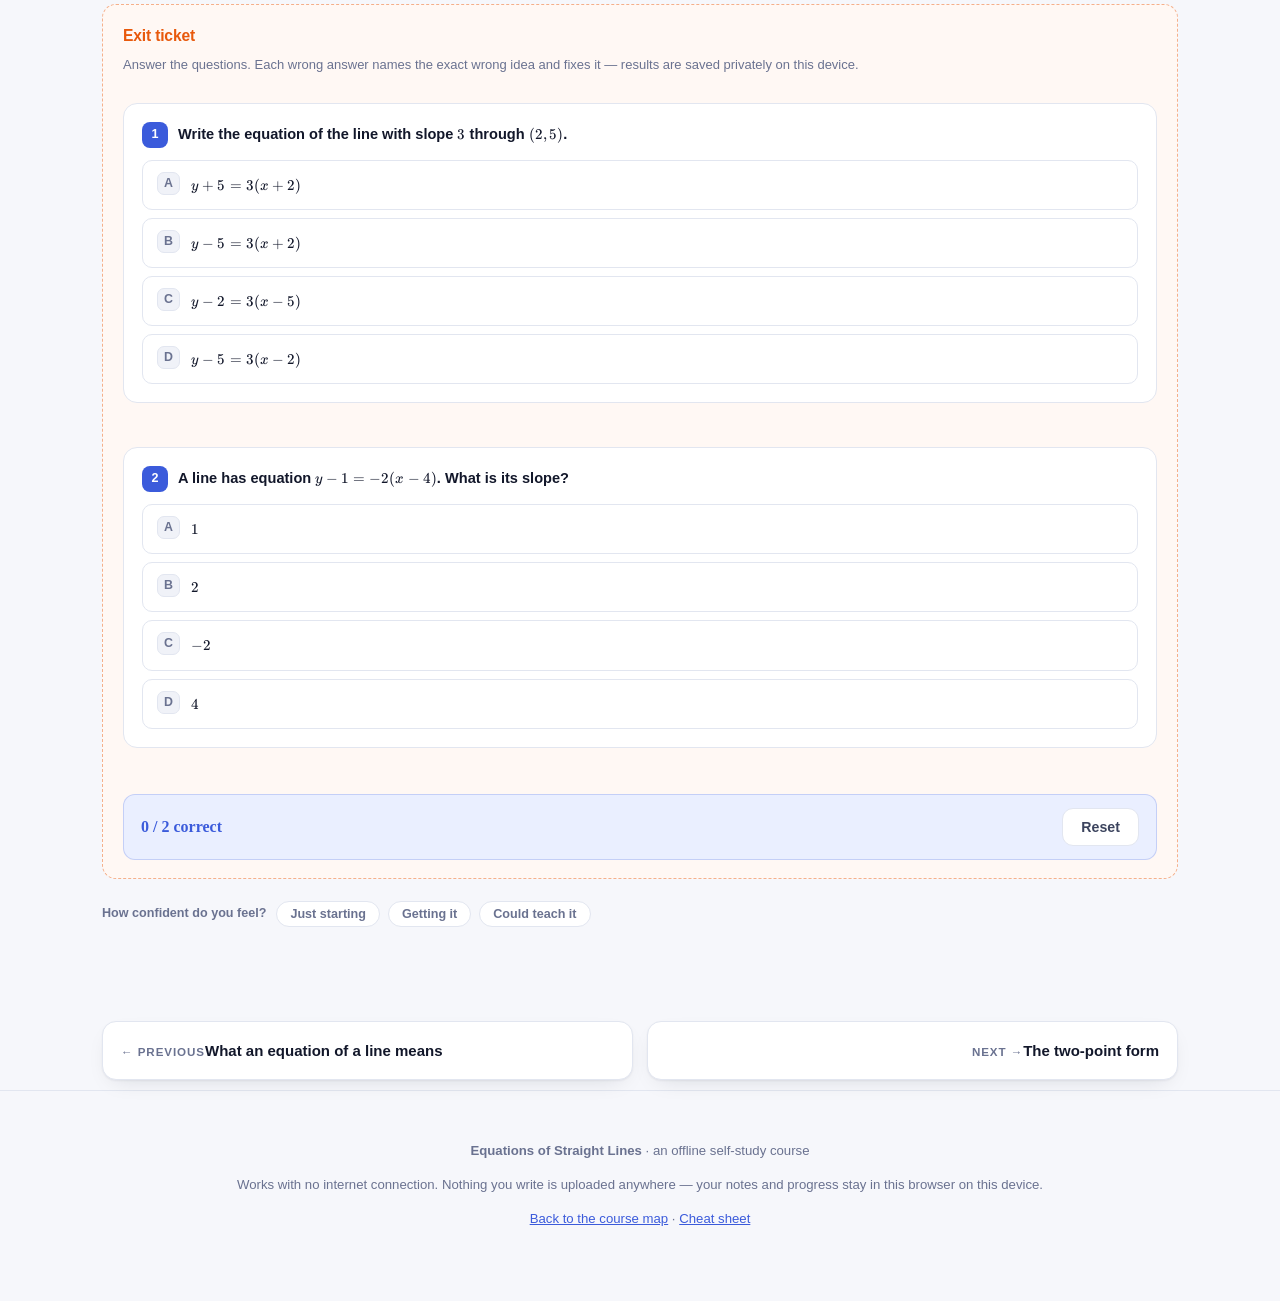
<file: 03-point-slope.html>
<!DOCTYPE html>
<html lang="en" data-theme="light">
<head>
<meta charset="UTF-8">
<meta name="viewport" content="width=device-width, initial-scale=1.0">
<title>Point-slope form — Equations of Straight Lines</title>
<meta name="description" content="Build the equation of a straight line from one point and a slope. animated step-by-step graphs and a live playground.">
<link rel="stylesheet" href="assets/style.css">
<link rel="stylesheet" href="assets/katex/katex.min.css">
</head>
<body>
<header class="nav" data-nav></header>

<div class="pagehead">
  <div class="wrap">
    <div class="crumb"><a href="index.html">Course map</a><span class="sep">/</span><span>Chapter 3.1</span></div>
    <div class="steptag"><span class="n">2</span> Step 2 of 10</div>
    <h1>The point-slope form</h1>
    <p class="lead">One point and one slope. That is genuinely all a straight line needs — and once you see <em>why</em>, the formula stops being something to memorise and becomes something you could have invented yourself.</p>
    <div class="pagemeta">
      <span>&#9201; <b>about 18 minutes</b></span>
      <span>Case study: <b>The draining water tank</b></span>
      <span><b>3</b> animated boards</span>
    </div>
  </div>
</div>

<div class="wrap">

  <div class="goals">
    <h2>In this page you will</h2>
    <ul>
      <li><input type="checkbox" data-goal="g1" id="g1"><label for="g1">Explain why <b>one point plus the slope</b> is enough to determine a whole line</label></li>
      <li><input type="checkbox" data-goal="g2" id="g2"><label for="g2">Derive <b>y &minus; y&#8321; = m(x &minus; x&#8321;)</b> yourself, from the slope formula</label></li>
      <li><input type="checkbox" data-goal="g3" id="g3"><label for="g3">Write the equation of a line given a point and a slope, then tidy it into general form</label></li>
      <li><input type="checkbox" data-goal="g4" id="g4"><label for="g4">Explain why two different students can give different-looking answers and <b>both be right</b></label></li>
    </ul>
    <p class="glink">Tick these as you go — your ticks are saved on this device. Keyword search: <code>point-slope form</code>, <code>y &minus; y&#8321; = m(x &minus; x&#8321;)</code>.</p>
  </div>

  <!-- ================= CASE STUDY ================= -->
  <section class="blk">
    <div class="case">
      <div class="case-top">
        <span class="case-badge">Case study</span>
        
      </div>
      <h3>The draining water tank</h3>
      <p class="scene">A school water tank is being emptied for cleaning. A sensor logs the volume of water left, once a minute. The caretaker plots the readings and gets <b>one perfectly straight line</b>: at the moment the tap is opened there are <b>40 litres</b>, and the volume falls by exactly <b>5 litres every minute</b>.</p>

      <div id="boardTank"></div>

      <p class="small muted">Watch it once all the way through. You can replay any step, or press <b>Autoplay</b> and just watch. Do not do any algebra yet — just look.</p>

    </div>
  </section>

  <!-- ================= THE MATHS ================= -->
  <section class="blk">
    <div class="steptag"><span class="n">3</span>The mathematics</div>
    <h2>Turning an idea into a formula</h2>
    <p>You have a fixed point and a slope. Let us be completely general about it, so the result works for every line.</p>
    <p>Let the fixed point be <span class="m tex">A</span>(<span class="m tex">x_1</span>,&nbsp;<span class="m tex">y_1</span>) and let the slope be <span class="m tex">m</span>. Now pick <em>any other point</em> on the line and call it <span class="m tex">P</span>(<span class="m tex">x</span>,&nbsp;<span class="m tex">y</span>).</p>

    <div id="boardPS"></div>

    <ol class="steps">
      <li>You already know the slope formula. Using <b>A</b> and <b>P</b> as the two points:
        <div class="formula tex">m = \frac{y - y_1}{x - x_1}</div>
      </li>
      <li>Multiply both sides by (<span class="m tex">x</span> &minus; <span class="m tex">x_1</span>). The denominator disappears:
        <div class="formula big tex">y - y_1 = m(x - x_1)</div>
      </li>
      <li>That is the whole derivation. Two lines of algebra — you could have found it.</li>
    </ol>

    <div class="keyidea">
      <span class="k">The point-slope form</span>
      <p>A line through (<span class="m tex">x_1</span>,&nbsp;<span class="m tex">y_1</span>) with slope <span class="m tex">m</span> is exactly the set of points satisfying <b>y &minus; y&#8321; = m(x &minus; x&#8321;)</b>.</p>
    </div>

    <div class="note tip">
      <div class="h">Read the equation as a sentence</div>
      <p>&ldquo;<b>y &minus; y&#8321;</b>&rdquo; means <em>how far you have climbed from the known point</em>. &ldquo;<b>x &minus; x&#8321;</b>&rdquo; means <em>how far you have walked to the right</em>. The equation simply says: <b>climb = slope &times; walk</b>. That is all it ever says.</p>
    </div>

    <h3>Back to the tank</h3>
    <p>Slope <span class="m tex">m</span> = &minus;5 (it is going <em>down</em>, so the slope is negative) and the known point is (0,&nbsp;40), so <span class="m tex">x_1</span> = 0 and <span class="m tex">y_1</span> = 40:</p>
    <div class="formula tex">V - 40 = -5(t - 0) \;\;\Rightarrow\;\; V = 40 - 5t</div>
    <p>And now the equation can answer new questions. Volume after 3.5 minutes? <span class="m tex">V</span> = 40 &minus; 5(3.5) = <b>22.5 litres</b>. When is the tank empty? <span class="m tex">V</span> = 0 gives <span class="m tex">t</span> = 8 — exactly where the line cut the axis.</p>
  </section>

  <!-- ================= EXPLORE ================= -->
  <section class="blk">
    <div class="steptag"><span class="n">4</span>Explore</div>
    <h2>Build a line from one point and a slope</h2>
    <p>Go to the last step of the board below and move the sliders. Watch two things at once: the <b>graph</b> and the <b>equation</b>. They are two descriptions of the same object.</p>

    <div class="note warn">
      <div class="h">Try this</div>
      <p>Set <span class="m tex">m</span> = 0. The line goes flat and the equation collapses to <span class="m tex">y</span> = a constant. Now put the anchor point at (0,&nbsp;0) — what happens to the equation?</p>
    </div>
  </section>

  <!-- ================= WORKED EXAMPLES ================= -->
  <section class="blk">
    <div class="steptag"><span class="n">5</span>Worked examples</div>
    <h2>Doing it properly, on paper</h2>
    <p>Try each one yourself first — write it down. Only then open the solution. Attempting before reading is what makes this stick.</p>

    <details class="sol">
      <summary>Example 1 &mdash; slope 3 through the point (2, 5)</summary>
      <div class="body">
        <p><b>Step 1.</b> Write down what you have: <span class="m tex">m</span> = 3, and (<span class="m tex">x_1</span>,&nbsp;<span class="m tex">y_1</span>) = (2,&nbsp;5).</p>
        <p><b>Step 2.</b> Put them straight into the form.</p>
        <div class="formula tex">y - 5 = 3(x - 2)</div>
        <p><b>Step 3.</b> Expand if the question wants it tidier: <span class="m tex">y</span> &minus; 5 = 3<span class="m tex">x</span> &minus; 6, so</p>
        <div class="formula tex">y = 3x - 1 \;\;\text{\text{or}}\;\; 3x - y - 1 = 0</div>
        <p class="small muted">Both answers are correct. Unless the question says otherwise, the point-slope form on its own is a complete answer.</p>
      </div>
    </details>

    <details class="sol">
      <summary>Example 2 &mdash; slope &minus;&frac12; through the point (&minus;3, 4)</summary>
      <div class="body">
        <p>Substitute directly: <span class="m tex">m</span> = &minus;&frac12;, <span class="m tex">x_1</span> = &minus;3, <span class="m tex">y_1</span> = 4.</p>
        <div class="formula tex">y - 4 = -\frac{1}{2}(x + 3)</div>
        <p class="small">Notice the trap: <span class="m tex">x</span> &minus; (&minus;3) became <b>x + 3</b>. Two minus signs in a row make a plus.</p>
        <p><b>Tidying up.</b> Multiply every term by 2 to clear the fraction: 2<span class="m tex">y</span> &minus; 8 = &minus;(<span class="m tex">x</span> + 3) = &minus;<span class="m tex">x</span> &minus; 3. So 2<span class="m tex">y</span> + <span class="m tex">x</span> &minus; 5 = 0, or</p>
        <div class="formula tex">x + 2y - 5 = 0</div>
      </div>
    </details>

    <details class="sol">
      <summary>Example 3 &mdash; the two awkward slopes: 0 and undefined</summary>
      <div class="body">
        <p><b>(a)</b> Slope 0 through (5,&nbsp;&minus;2). Substituting gives <span class="m tex">y</span> + 2 = 0(<span class="m tex">x</span> &minus; 5), so <span class="m tex">y</span> + 2 = 0. The equation of the line is</p>
        <div class="formula tex">y = -2</div>
        <p>which is a sentence about <span class="m tex">y</span> only — every point with height &minus;2 is on it, whatever its <span class="m tex">x</span>. That is a horizontal line.</p>
        <p><b>(b)</b> A vertical line through (5,&nbsp;&minus;2). Here the slope does not exist, because <span class="m tex">x</span> &minus; <span class="m tex">x_1</span> would be zero and you cannot divide by zero. So the point-slope form cannot describe it — and we must write it directly:</p>
        <div class="formula tex">x = 5</div>
        <p class="small muted">Remember this exception. It is the single most common reason an exam answer loses a mark.</p>
      </div>
    </details>

    <details class="sol">
      <summary>Example 4 &mdash; describing the slope in words (&minus;2, 6), rises 2 for every 3 to the right</summary>
      <div class="body">
        <p>The phrase &ldquo;rises 2 for every 3 to the right&rdquo; is the slope, written in English: <span class="m tex">m</span> = <span class="m tex">\frac{2}{3}</span>.</p>
        <div class="formula tex">y - 6 = \frac{2}{3}(x + 2)</div>
        <p>Multiply by 3: 3<span class="m tex">y</span> &minus; 18 = 2<span class="m tex">x</span> + 4 &nbsp;&rArr;&nbsp; 2<span class="m tex">x</span> &minus; 3<span class="m tex">y</span> + 22 = 0.</p>
      </div>
    </details>
  </section>

  <!-- ================= THE SUBTLE BIT ================= -->
  <section class="blk">
    <div class="steptag"><span class="n">6</span>The subtle bit</div>
    <h2>Why your answer may not look like your friend&rsquo;s</h2>
    <p>Here is one fixed line, <span class="m tex">y</span> = 2<span class="m tex">x</span> &minus; 3. Step through the anchors below: the line must <b>not</b> move — only the equation changes.</p>

    <div id="boardAny"></div>

    <div class="note vio">
      <div class="h">The insight</div>
      <p>Point-slope form does <b>not</b> give a unique-looking answer — it gives a <b>correct</b> one. Every highlighted point produces a different equation, yet all of them expand to the same <span class="m tex">y</span> = 2<span class="m tex">x</span> &minus; 3. So if your answer differs from someone else&rsquo;s, do not panic: expand both and compare. If they match, you were both right.</p>
    </div>
  </section>

  <!-- ================= MISTAKES ================= -->
  <section class="blk">
    <div class="steptag"><span class="n">7</span>Watch out</div>
    <h2>Five ways to lose marks</h2>
    <div class="tbl-wrap">
      <table>
        <thead><tr><th>Mistake</th><th>What goes wrong</th><th>Do this instead</th></tr></thead>
        <tbody>
          <tr><td class="mono">y &minus; 4 = &hellip; for the point (&minus;3, 4)</td><td>Sign slip on <span class="m tex">x_1</span></td><td>Substitute, then simplify the bracket: <span class="m tex">x</span> &minus; (&minus;3) = <span class="m tex">x</span> + 3</td></tr>
          <tr><td class="mono">y &minus; 3 = 2(x &minus; 5)</td><td><span class="m tex">x_1</span> and <span class="m tex">y_1</span> swapped between two different points</td><td>Both numbers must come from the <b>same</b> point</td></tr>
          <tr><td class="mono">m = 3 without showing work</td><td>No slope given — you must find it first</td><td>Compute <span class="m tex">m</span> = (<span class="m tex">y_2</span> &minus; <span class="m tex">y_1</span>) / (<span class="m tex">x_2</span> &minus; <span class="m tex">x_1</span>) and keep the <b>same order</b> on top and bottom</td></tr>
          <tr><td class="mono">Stopping at y &minus; 1 = 2(x &minus; 4)</td><td>Question asked for general form</td><td>Read the instruction. &ldquo;General form&rdquo; means rearrange to <span class="m tex">Ax</span> + <span class="m tex">By</span> + <span class="m tex">C</span> = 0</td></tr>
          <tr><td class="mono">Using point-slope for x = 5</td><td>Vertical lines have no slope at all</td><td>Vertical lines are written directly as <span class="m tex">x</span> = <span class="h">h</span></td></tr>
        </tbody>
      </table>
    </div>
  </section>

  <!-- ================= SELF CHECK ================= -->
  <section class="blk">
    <div class="selfcheck">
      <h3>&#10003; Check yourself before you move on</h3>
      <p class="small">Four quick questions. Write your answers down first — then open each one.</p>
      <ol>
        <li>Write the point-slope form of the line with slope 4 through (3,&nbsp;&minus;1).
          <details class="sol"><summary>Answer</summary><div class="body"><div class="formula tex">y + 1 = 4(x - 3)</div><p class="small">The two minuses: <span class="m tex">y</span> &minus; (&minus;1) = <span class="m tex">y</span> + 1.</p></div></details>
        </li>
        <li>Rewrite <span class="m tex">y</span> &minus; 7 = &minus;2(<span class="m tex">x</span> + 3) in slope-intercept form.
          <details class="sol"><summary>Answer</summary><div class="body"><p>Expand: <span class="m tex">y</span> &minus; 7 = &minus;2<span class="m tex">x</span> &minus; 6, so</p><div class="formula tex">y = -2x + 1</div></div></details>
        </li>
        <li>A line has slope &frac13; and passes through (&minus;6,&nbsp;2). Does it also pass through (0,&nbsp;4)?
          <details class="sol"><summary>Answer</summary><div class="body"><p><span class="m tex">y</span> &minus; 2 = &frac13;(<span class="m tex">x</span> + 6), so <span class="m tex">y</span> = &frac13;<span class="m tex">x</span> + 2 + 2 = &frac13;<span class="m tex">x</span> + 4.</p><p>At <span class="m tex">x</span> = 0, <span class="m tex">y</span> = 4 — so <b>yes</b>, the line passes through (0,&nbsp;4). (Notice: this is its <span class="m tex">y</span>-intercept.)</p></div></details>
        </li>
        <li>Are <span class="m tex">y</span> &minus; 1 = 3(<span class="m tex">x</span> &minus; 2) and <span class="m tex">y</span> + 5 = 3(<span class="m tex">x</span> + 4) the same line?
          <details class="sol"><summary>Answer</summary><div class="body"><p>Expand both. The first gives <span class="m tex">y</span> = 3<span class="m tex">x</span> &minus; 5. The second gives <span class="m tex">y</span> = 3<span class="m tex">x</span> + 12 &minus; 5 = 3<span class="m tex">x</span> &minus; 5. Same slope, same intercept: <b>yes, the same line</b>. The two anchors were (2,&nbsp;1) and (&minus;4,&nbsp;&minus;5) — both sit on it.</p></div></details>
        </li>
      </ol>
    </div>

    <div class="reflect">
      <h3>Exit ticket</h3>
      <p class="sub">Answer the questions. Each wrong answer names the exact wrong idea and fixes it — results are saved privately on this device.</p>
      
      <div data-exit></div>
    </div>

    <div class="conf" data-conf></div>
  </section>

  <div data-pnav class="pnav"></div>
</div>

<footer>
  <div class="wrap">
    <p><b>Equations of Straight Lines</b> &middot; an offline self-study course</p>
    <p>Works with no internet connection. Nothing you write is uploaded anywhere &mdash; your notes and progress stay in this browser on this device.</p>
    <p><a href="index.html">Back to the course map</a> &middot; <a href="12-cheatsheet.html">Cheat sheet</a></p>
  </div>
</footer>

<script src="assets/katex/katex.min.js"></script>
<script src="assets/tex.js"></script>
<script src="assets/concept-data.js"></script>
<script src="assets/concept.js"></script>
<script src="assets/plot.js"></script>
<script src="assets/anim.js"></script>
<script src="assets/app.js"></script>
<script>
/* ============================================================
   Animated boards for this page.
   Every board is DATA: steps[] with draw(g, t, P).
   t runs 0 -> 1 over step.dur; use E(t,a,b) to stage a reveal.

   Motion vocabulary used here:
     p      progress for pop-in (dots) and slide-in (labels)
     glow   soft halo around an emphasis dot
     pulse  breathing ring that keeps going after the step ends
     head   glowing nib at the pen tip while a line draws itself
     grad   gradient stroke along the line
     slide  [dx,dy] starting offset; the label glides to its place
     tracer a spark that keeps travelling along the line (ambient)
     Anim.count(a,b,p)  number that ticks as the step plays
   Colours are palette NAMES so boards follow the light/dark theme.
   ============================================================ */
(function () {
  if (!window.Anim) return;
  var E = Anim.E, EB = Anim.EB, seg = Anim.seg, nf = Anim.nf, fr = Anim.fr, lerp = Anim.lerp, count = Anim.count;

  /* ---------- BOARD 1: the draining tank ---------- */
  var tank = {
    id: "tank", no: "CS", name: "The draining water tank",
    view: { x: [0, 10], y: [-6, 46], xs: 1, ys: 5, labelX: 1, labelY: 5 },
    steps: [
      {
        title: "The first reading",
        dur: 1800,
        body: "<p>The tap opens at time <span class='m'>t = 0</span>. The sensor reads <b>40 litres</b>.</p><p>Watch the marker land on the vertical axis — that single number is where the whole story starts.</p>",
        draw: function (g, t) {
          var p = E(t, .15, .8);
          g.hl(40, { color: "c3", dash: [5, 4], w: 1.4, alpha: E(t, .5, .95) * .8, from: 0, to: 10 });
          g.dot(0, 40, { color: "c3", r: 7, p: p, glow: true, pulse: true, ring: true, label: "40 L at the start", dy: -18, dx: 12, labelSlide: [16, 0] });
          g.tag("volume (litres)", g.pad.l - 26, g.pad.t + 4, { align: "left", alpha: EB(t, .2, .7), size: 11 });
          g.tag("time (minutes)", g.pad.l + g.pw, g.pad.t + g.ph + 20, { align: "right", alpha: EB(t, .5, 1), size: 11 });
          g.tag(function () { return "V = " + nf(count(40, 40, 0), 0) + " L"; }, g.pad.l + g.pw - 8, g.pad.t + 42,
            { align: "right", mono: true, bold: true, size: 13, color: "c3", alpha: E(t, .6, 1) });
        }
      },
      {
        title: "One reading, every minute",
        dur: 3000,
        body: "<p>The sensor keeps logging. Each new reading is <b>5 litres lower</b> than the one before.</p><p>Nothing wobbles. Nothing speeds up or slows down.</p>",
        draw: function (g, t) {
          var k, x, v, a;
          g.dot(0, 40, { r: 5, alpha: .4, color: "muted" });
          for (k = 1; k <= 8; k++) {
            x = k; v = 40 - 5 * k;
            a = seg(t, (k - 1) / 8 * .84, (k - 1) / 8 * .84 + .16);
            g.dot(x, v, { r: 5.5, p: a, color: "c1", glow: a > .5, label: v + " L", dx: 10, dy: -14, size: 11, labelSlide: [10, -6] });
          }
          /* live counter that ticks down with the animation */
          g.tag(function () {
            var n = Math.round(count(8, 0, seg(t, 0, 1)));
            return n > 0 ? "readings logged: " + (8 - n) + " / 8" : "all eight readings logged";
          }, g.pad.l + 8, g.pad.t + g.ph - 6, { align: "left", mono: true, size: 12, color: "c1" });
        }
      },
      {
        title: "They all lie on one straight line",
        dur: 2400,
        body: "<p>No curve, no wobble. A ruler through any two of these points passes through <b>all</b> of them.</p>",
        draw: function (g, t) {
          var k;
          for (k = 0; k <= 8; k++) g.dot(k, 40 - 5 * k, { r: 4.5, alpha: .45, color: "c1" });
          var dr = E(t, .08, .85);
          g.line(-5, 40, { color: "c1", w: 3.4, t: dr, head: true, grad: ["c1", "c4"], from: 0, to: 9 });
          g.dot(0, 40, { r: 7, p: E(t, .75, 1), color: "c3", glow: true, pulse: true, ring: true, label: "(0, 40)", dy: -18, dx: 12, labelSlide: [14, 0] });
          g.dot(8, 0, { r: 7, p: E(t, .85, 1), color: "c5", glow: true, ring: true, label: "empty at t = 8", dy: 18, align: "center", labelSlide: [0, 14] });
        }
      },
      {
        title: "The same drop, every single minute",
        dur: 3000,
        body: "<p>Walk one minute to the right and the line drops <b>5 litres</b> — always. That constant drop is the <b>slope</b>.</p><p>Steepness you can measure is a number you can use.</p>",
        draw: function (g, t) {
          g.line(-5, 40, { color: "c1", w: 3, from: 0, to: 9, grad: ["c1", "c4"] });
          var k;
          for (k = 0; k <= 8; k++) g.dot(k, 40 - 5 * k, { r: 4, alpha: .4, color: "c1" });
          var pairs = [[2, 3], [5, 6]];
          pairs.forEach(function (q, i) {
            var a = E(t, .1 + i * .35, .5 + i * .35);
            var x0 = q[0], x1 = q[1];
            g.seg(x0, 40 - 5 * x1, x1, 40 - 5 * x1, { color: "c2", dash: [4, 4], w: 1.6, alpha: a * .9, t: a });
            g.arrow(x0, 40 - 5 * x0, x0, 40 - 5 * x1, { color: "c2", w: 2.6, alpha: a, t: a, head: 7, glow: true });
            g.lab("\u22125 L", x0, (40 - 5 * x0 + 40 - 5 * x1) / 2, {
              dx: 12, dy: 0, size: 12.5, color: "c2", bold: true,
              p: seg(t, .45 + i * .35, .72 + i * .35), slide: [14, 0]
            });
		      });
          g.tracerLine(-5, 40, { from: 0, to: 9, color: "c3", w: 3.4, period: 3000, alpha: E(t, .8, 1), tailLen: .16 });
          g.corner("slope = \u22125 litres per minute", { p: E(t, .7, 1) });
        }
      }
    ]
  };

  /* ---------- BOARD 2: deriving the form ---------- */
  var AX = 2, AY = 1, M = 1.5;
  var AC = AY - M * AX;

  function fan(g, t, alphaScale) {
    var slopes = [-3, -2, -1, -0.5, 0.5, 1, 2, 3];
    slopes.forEach(function (m, i) {
      var a = seg(t, i / slopes.length * .8, i / slopes.length * .8 + .18) * alphaScale;
      g.line(m, AY - m * AX, { color: "muted", w: 1.5, alpha: a * .8 });
    });
    var dm = [-3, -1.5, 0, 1.5, 3];
    dm.forEach(function (m, i) {
      var a = seg(t, i / dm.length * .8, i / dm.length * .8 + .18) * alphaScale;
      g.line(m, AY - m * AX, { color: "c4", w: 1.9, alpha: a * .9 });
    });
  }

  var lesson = {
    id: "pslope", no: "3.1", name: "The point-slope form",
    view: { x: [-8, 8], y: [-8, 8], xs: 1, ys: 1 },
    controls: [
      { k: "m", label: "slope m", min: -4, max: 4, step: 0.25, value: 2 },
      { k: "x1", label: "known point x\u2081", min: -6, max: 6, step: 1, value: 3 },
      { k: "y1", label: "known point y\u2081", min: -6, max: 6, step: 1, value: 1 }
    ],
    steps: [
      {
        title: "One point is not enough",
        dur: 3000,
        body: "<p>Here is a single point, <span class='m'>A(2, 1)</span>. How many straight lines can pass through it?</p><p><b>Infinitely many.</b> Watch them fan out — a point on its own pins down almost nothing.</p>",
        draw: function (g, t) {
          g.dot(AX, AY, { r: 7, color: "c3", p: E(t, 0, .35), glow: true, pulse: true, ring: true, label: "A(2, 1)", dx: 12, dy: -16, labelSlide: [16, -4] });
          fan(g, E(t, .15, 1), 1);
          g.corner("infinitely many lines through one point", { p: E(t, .6, .95) });
        }
      },
      {
        title: "Add the slope — now there is exactly one",
        dur: 2800,
        body: "<p>Now say the slope must be <span class='m'>m = 1.5</span>. The fan collapses to <b>one single line</b>.</p><p>So a point plus a slope really is <b>all</b> the information a line needs.</p>",
        draw: function (g, t) {
          var fade = 1 - E(t, 0, .5);
          fan(g, 1, fade * .5);
          g.dot(AX, AY, { r: 7, color: "c3", glow: true, pulse: true, ring: true, label: "A(2, 1)", dx: 12, dy: -16 });
          var dr = E(t, .28, .95);
          g.line(M, AC, { color: "c1", w: 3.6, t: dr, head: true, grad: ["c1", "c6"] });
          g.tracerLine(M, AC, { color: "c6", w: 3.4, period: 2800, alpha: E(t, .85, 1) });
          g.lab("y = 1.5x \u2212 2", 6.4, M * 6.4 + AC, { dx: 0, dy: -16, align: "center", color: "c1", bold: true, p: seg(t, .78, 1), slide: [0, -14] });
          g.corner("point (2, 1)  +  slope 1.5  \u2192  one line", { p: E(t, .72, 1) });
        }
      },
      {
        title: "Name a general point on it",
        dur: 3000,
        body: "<p>Call the known point <span class='m'>A(x\u2081, y\u2081)</span>. Now pick <b>any other point</b> on the line and call it <span class='m'>P(x, y)</span>.</p><p>The two gaps between them are <span class='m'>x \u2212 x\u2081</span> across and <span class='m'>y \u2212 y\u2081</span> up.</p>",
        draw: function (g, t) {
          g.line(M, AC, { color: "c1", w: 2.8, alpha: .5 });
          g.dot(AX, AY, { r: 7, color: "c3", glow: true, pulse: true, label: "A(x\u2081, y\u2081) = (2, 1)", dx: 12, dy: -16 });
          var s = E(t, .1, .95);
          var px = lerp(-1.5, 6.5, s), py = M * px + AC;
          var a = seg(t, .22, .55);
          g.seg(AX, AY, px, AY, { color: "c2", w: 2.6, alpha: a, t: a, grad: ["c2", "c6"] });
          g.seg(px, AY, px, py, { color: "c2", w: 2.6, alpha: a, t: a, grad: ["c2", "c6"] });
          g.rightAngle(px, AY, px - AX, py - AY, { alpha: a, color: "c2" });
          g.lab("x \u2212 x\u2081", (AX + px) / 2, AY, { dx: 0, dy: 20, align: "center", size: 12, color: "c2", bold: true, p: seg(t, .4, .72), slide: [0, 12] });
          g.lab("y \u2212 y\u2081", px, (AY + py) / 2, { dx: 14, dy: 0, size: 12, color: "c2", bold: true, p: seg(t, .5, .82), slide: [12, 0] });
          g.dot(px, py, { r: 7, color: "c4", p: seg(t, .18, .5), glow: true, pulse: true, label: "P(x, y)", dx: 12, dy: -16, labelSlide: [14, -4] });
        }
      },
      {
        title: "Their ratio IS the slope",
        dur: 2600,
        body: "<p>You already know the slope formula. Applied to <span class='m'>A</span> and <span class='m'>P</span> it says:</p><p><b>slope = rise / run</b> = <span class='m'>(y \u2212 y\u2081) / (x \u2212 x\u2081)</span></p>",
        draw: function (g, t) {
          g.line(M, AC, { color: "c1", w: 2.6, alpha: .5 });
          g.dot(AX, AY, { r: 7, color: "c3", glow: true, pulse: true, label: "A", dx: 12, dy: -16 });
          var px = 5.5, py = M * px + AC;
          g.seg(AX, AY, px, AY, { color: "c2", w: 2.8, grad: ["c2", "c6"], t: EB(t, 0, .45) });
          g.seg(px, AY, px, py, { color: "c2", w: 2.8, grad: ["c2", "c6"], t: EB(t, .1, .55) });
          g.rightAngle(px, AY, px - AX, py - AY, { color: "c2" });
          g.dot(px, py, { r: 7, color: "c4", glow: true, pulse: true, label: "P", dx: 12, dy: -16 });
          g.lab("rise = y \u2212 y\u2081", px, (AY + py) / 2, { dx: 16, dy: 0, size: 11.5, color: "c2", p: E(t, .2, .6), slide: [12, 0] });
          g.lab("run = x \u2212 x\u2081", (AX + px) / 2, AY, { dx: 0, dy: 20, align: "center", size: 11.5, color: "c2", p: E(t, .35, .75), slide: [0, 12] });
          g.corner("m = (y \u2212 y\u2081) / (x \u2212 x\u2081)", { p: E(t, .55, 1) });
        }
      },
      {
        title: "Multiply up — and the form appears",
        dur: 2600,
        body: "<p>Multiply both sides by <span class='m'>(x \u2212 x\u2081)</span>. The denominator disappears and you are left with the whole formula.</p><p><b>climb = slope &times; walk.</b> That is all it has ever said.</p>",
        draw: function (g, t) {
          g.line(M, AC, { color: "c1", w: 3.4, grad: ["c1", "c6"] });
          g.dot(AX, AY, { r: 7, color: "c3", glow: true, pulse: true, label: "A(2, 1)", dx: 12, dy: -16 });
          var px = 5.5, py = M * px + AC;
          var a = E(t, 0, .5);
          g.seg(AX, AY, px, AY, { color: "c2", w: 2.8, alpha: a, grad: ["c2", "c6"] });
          g.seg(px, AY, px, py, { color: "c2", w: 2.8, alpha: a, grad: ["c2", "c6"] });
          g.lab("climb", px, (AY + py) / 2, { dx: 16, dy: 0, size: 11.5, color: "c2", p: a, slide: [12, 0] });
          g.lab("walk", (AX + px) / 2, AY, { dx: 0, dy: 20, align: "center", size: 11.5, color: "c2", p: a, slide: [0, 12] });
          g.dot(px, py, { r: 7, color: "c4", p: a, glow: true, pulse: true });
          g.tracerLine(M, AC, { color: "c3", w: 3.6, period: 2400, alpha: E(t, .5, 1), tailLen: .18 });
          g.corner("y \u2212 y\u2081 = m(x \u2212 x\u2081)", { p: E(t, .45, 1), color: "c1" });
          g.tag("the point-slope form", g.pad.l + g.pw - 6, g.pad.t + 14, { align: "right", size: 12, color: "c4", bold: true, p: E(t, .7, 1) });
        }
      },
      {
        title: "Try it yourself",
        dur: 900, explore: true,
        body: "<p>Move the three sliders. The anchor point and the line move together, and the equation is rewritten every time.</p><p>The spark travelling along the line runs at a constant speed — a straight line never changes gradient.</p>",
        draw: function (g, t, P) {
          var m = P.m, x1 = P.x1, y1 = P.y1, c = y1 - m * x1;
          g.line(m, c, { color: "c1", w: 3.4, grad: ["c1", "c6"] });
          g.tracerLine(m, c, { color: "c3", w: 3.6, period: 2600, tailLen: .16 });
          g.dot(x1, y1, { r: 7.5, color: "c3", glow: true, pulse: true, ring: true, label: "(" + nf(x1, 0) + ", " + nf(y1, 0) + ")", dx: 12, dy: -17 });
          if (Math.abs(m) > 1e-9) {
            var px = x1 + 1, py = y1 + m;
            g.seg(x1, y1, px, y1, { color: "c2", w: 2.2, dash: [4, 3] });
            g.seg(px, y1, px, py, { color: "c2", w: 2.2, dash: [4, 3] });
            g.lab("m = " + nf(m, 2), px, (y1 + py) / 2, { dx: 14, dy: 0, size: 11.5, color: "c2", bold: true });
          } else {
            g.lab("m = 0 \u2014 a horizontal line", x1, y1, { dx: 0, dy: 28, align: "center", size: 11.5, color: "c2", bold: true });
          }
          g.corner(Anim.eqMC(m, c));
        },
        readout: function (P) {
          var m = P.m, x1 = P.x1, y1 = P.y1, c = y1 - m * x1;
          var pts = psText(m, x1, y1);
          if (Math.abs(m) < 1e-9) {
            return "<b>" + pts + "</b><br>slope 0 \u00b7 horizontal line \u00b7 every point on it has y = " + nf(y1, 0);
          }
          return "<b>" + pts + "</b><br>which expands to <span class='m'>" + Anim.eqMC(m, c) + "</span> \u00b7 slope " +
            nf(m, 2) + " \u00b7 y-intercept " + nf(c, 2);
        }
      }
    ]
  };

  /* point-slope text with the numbers substituted, e.g. "y − 1 = 2(x − 3)" */
  function psText(m, x1, y1) {
    var lhs = "y" + (Math.abs(y1) < 1e-9 ? "" : (y1 > 0 ? " \u2212 " + nf(y1, 0) : " + " + nf(-y1, 0)));
    var br = (Math.abs(x1) < 1e-9) ? "x" : ("x" + (x1 > 0 ? " \u2212 " + nf(x1, 0) : " + " + nf(-x1, 0)));
    var cm = Anim.coeff(m);
    if (Math.abs(m) < 1e-9) return lhs + " = 0";
    return lhs + " = " + cm + "(" + br + ")";
  }

  /* ---------- BOARD 3: one line, four anchors ---------- */
  var LM = 2, LC = -3;
  var anchors = [[0, -3], [2, 1], [-2, -7], [4, 5]];
  var ACOL = ["c3", "c2", "c4", "c6"];

  var anyLine = {
    id: "any", no: "3.1", name: "One line, four different anchors",
    view: { x: [-8, 8], y: [-8, 8], xs: 1, ys: 1 },
    steps: anchors.map(function (a, i) {
      return {
        title: "Anchor " + (i + 1) + ": the point (" + a[0] + ", " + a[1] + ")",
        dur: 2200,
        body: "<p>Using <span class='m'>(" + a[0] + ", " + a[1] + ")</span> as the known point, the point-slope form reads:</p>" +
          "<p><b>" + psText(LM, a[0], a[1]) + "</b></p><p>Expand it and you land back on the same line every time.</p>",
        draw: function (g, t) {
          g.line(LM, LC, { color: "c1", w: 3.4, t: E(t, 0, .5), head: true, grad: ["c1", "c6"] });
          g.tracerLine(LM, LC, { color: ACOL[i], w: 3.4, period: 2400, alpha: E(t, .5, 1) });
          var al = E(t, .3, .8);
          g.dot(a[0], a[1], { r: 8, color: ACOL[i], p: al, glow: true, pulse: true, ring: true, label: "(" + a[0] + ", " + a[1] + ")", dx: 13, dy: -18, labelSlide: [16, -6], labelColor: ACOL[i] });
          g.corner(psText(LM, a[0], a[1]) + "   \u2192   y = 2x \u2212 3", { p: E(t, .55, 1) });
        }
      };
    }).concat([{
      title: "Four equations, one line",
      dur: 2800,
      body: "<p>All four anchors at once. <b>Four different-looking equations, one single line.</b></p><p>Expand any of them and you get <span class='m'>y = 2x \u2212 3</span> — so a different-looking answer is not automatically a wrong one.</p>",
      draw: function (g, t) {
        g.line(LM, LC, { color: "c1", w: 3.2, t: E(t, 0, .3), head: true, grad: ["c1", "c6"] });
        anchors.forEach(function (a, i) {
          var al = E(t, .2 + i * .16, .5 + i * .16);
          g.dot(a[0], a[1], { r: 6.5, color: ACOL[i], p: al, glow: true, pulse: true });
          g.lab(psText(LM, a[0], a[1]), a[0], a[1], { dx: 13, dy: -17, size: 11.5, color: ACOL[i], bold: true, p: al, slide: [14, -5] });
        });
        g.tracerLine(LM, LC, { color: "c3", w: 3.2, period: 3000, alpha: E(t, .6, 1) });
        g.corner("y = 2x \u2212 3", { p: E(t, .8, 1) });
      }
    }])
  };

  function mount(id, lesson) {
    var el = document.getElementById(id);
    if (!el) return;
    try { Anim.mount(el, lesson); } catch (e) { el.innerHTML = ""; }
  }
  mount("boardTank", tank);
  mount("boardPS", lesson);
  mount("boardAny", anyLine);
})();
</script>
</body>
</html>
</file>
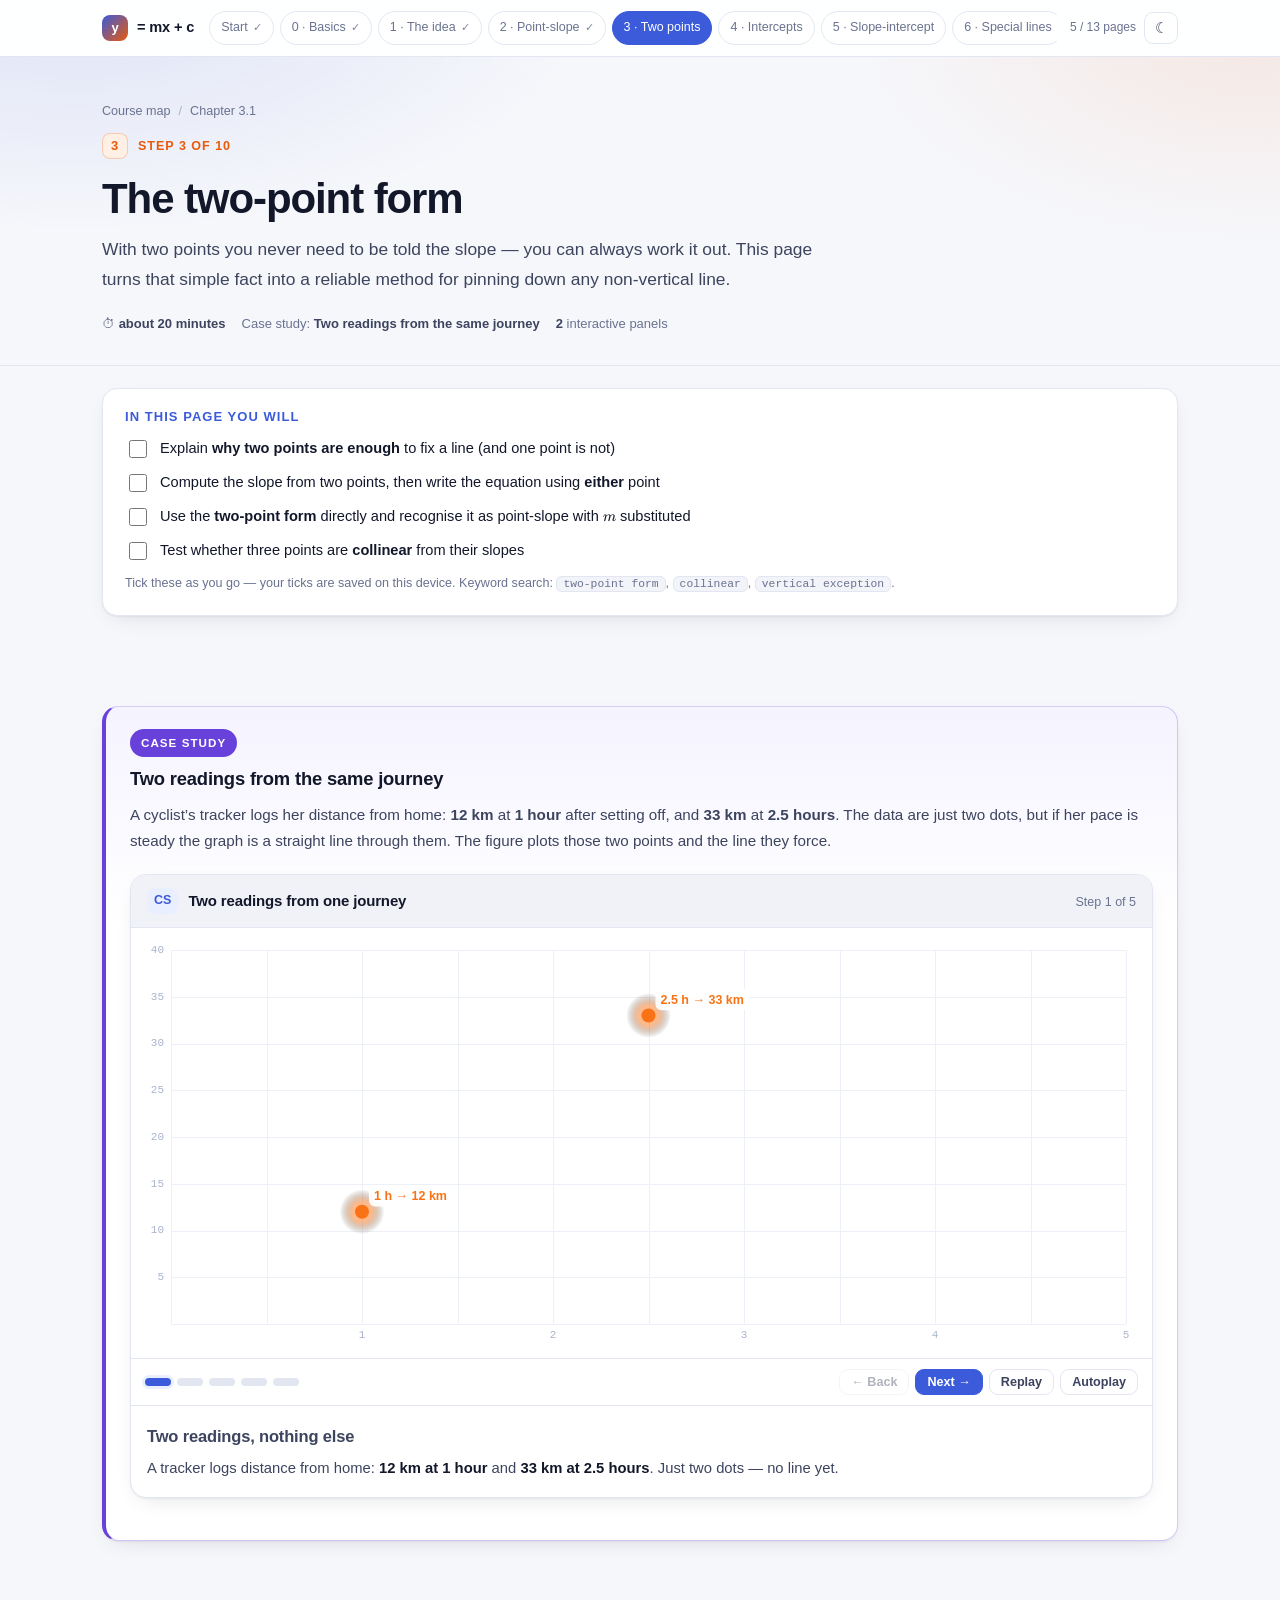
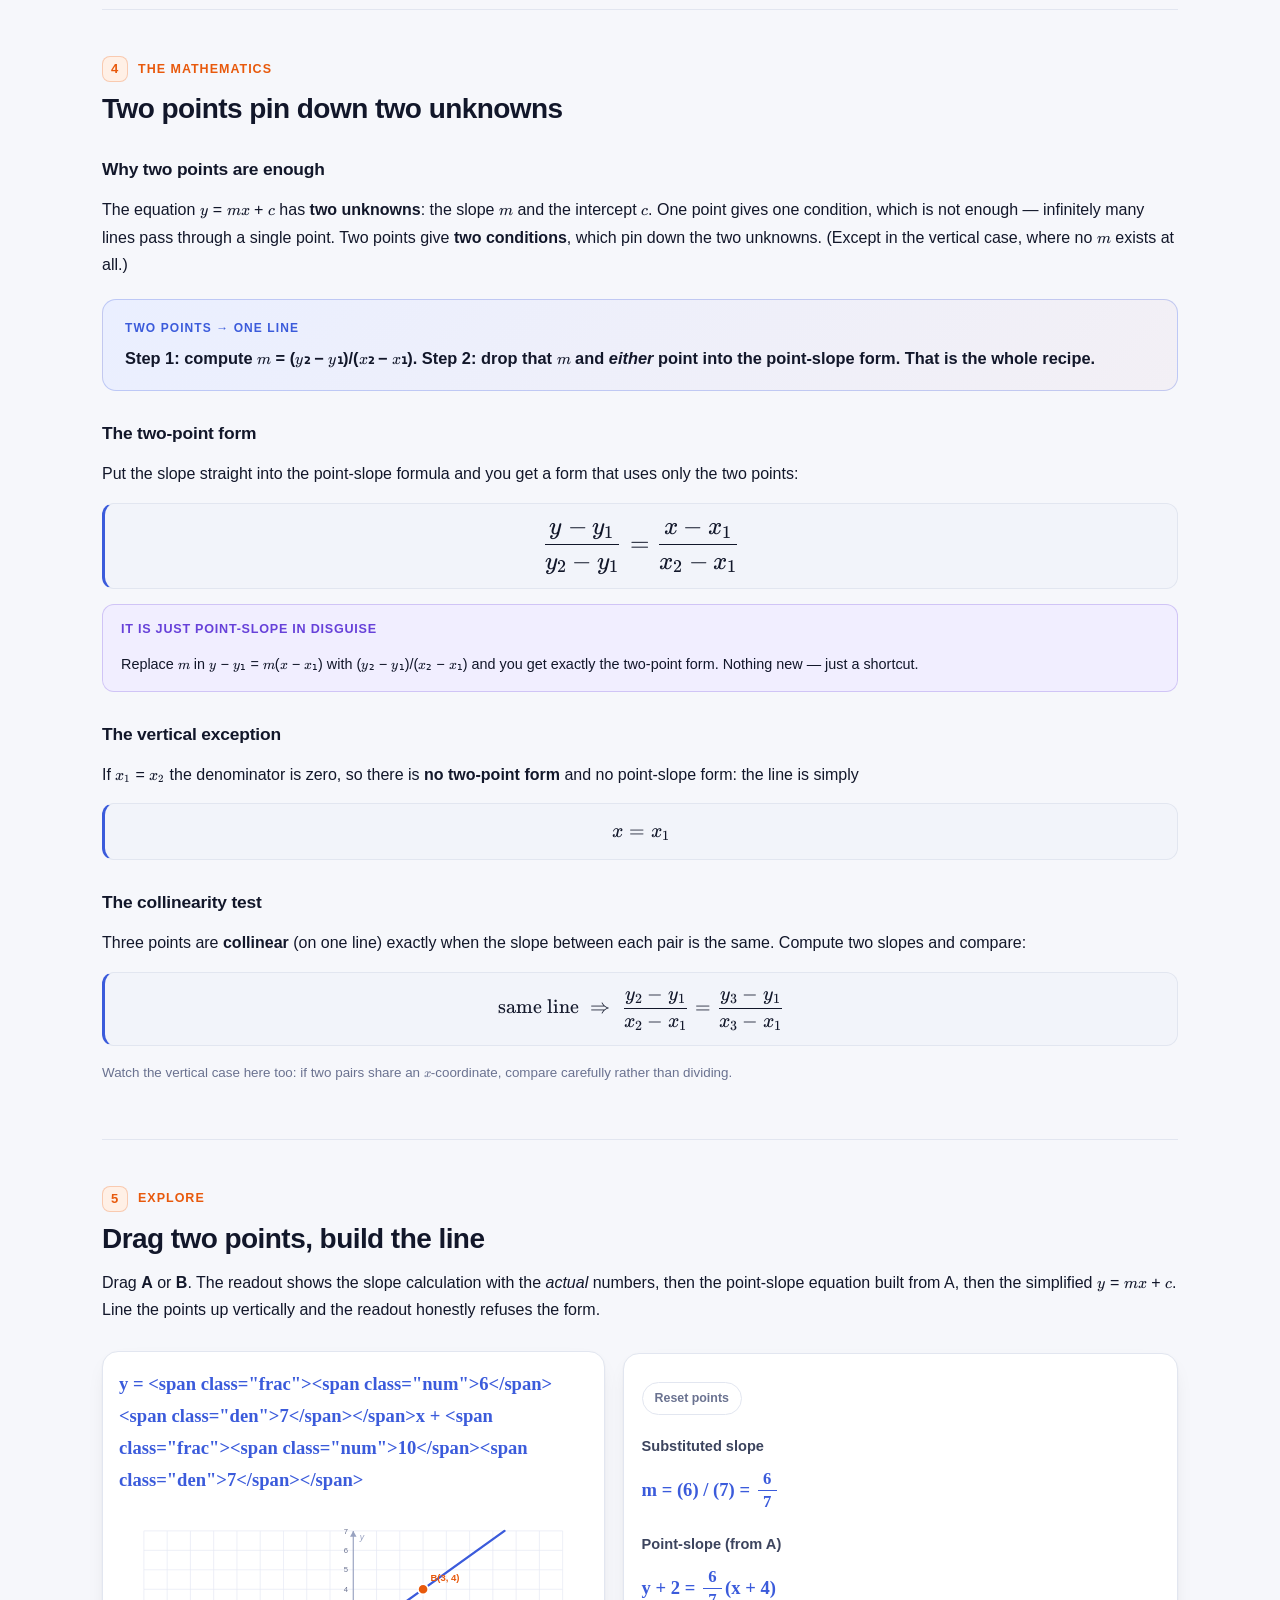
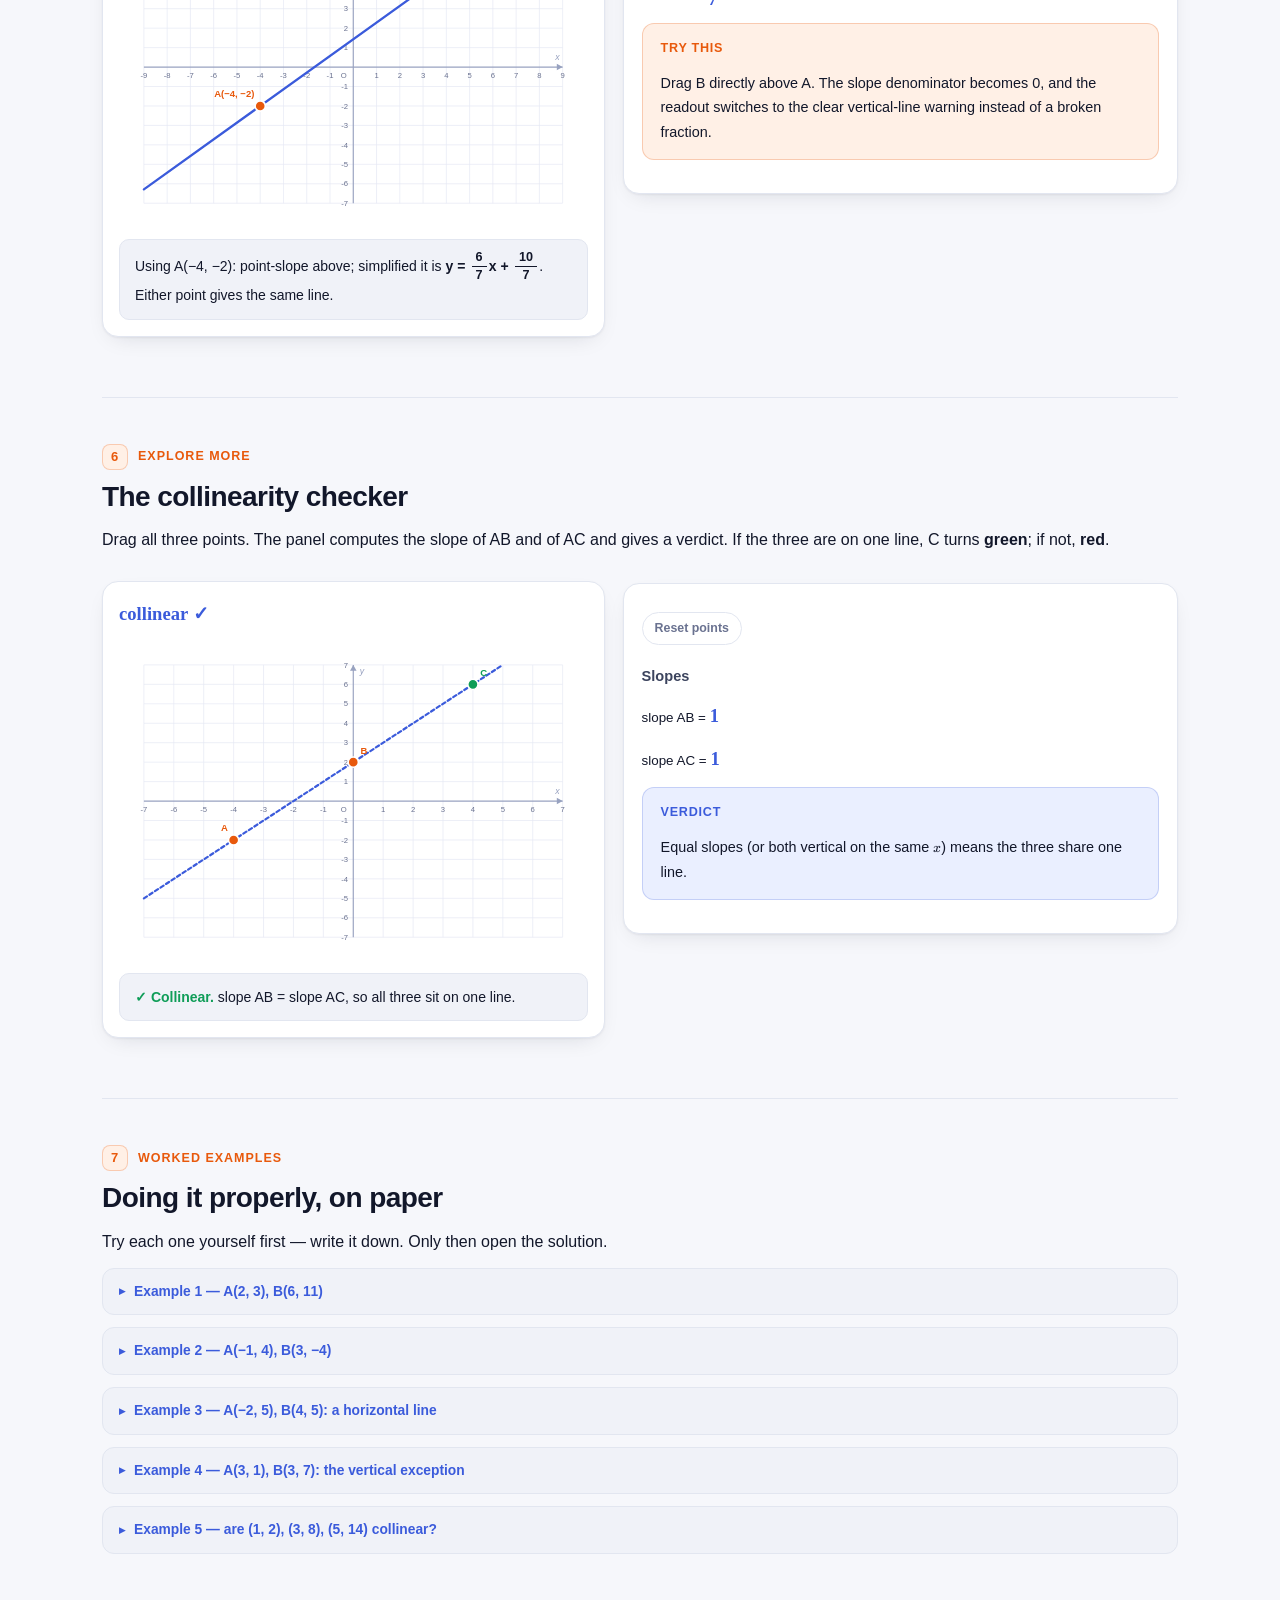
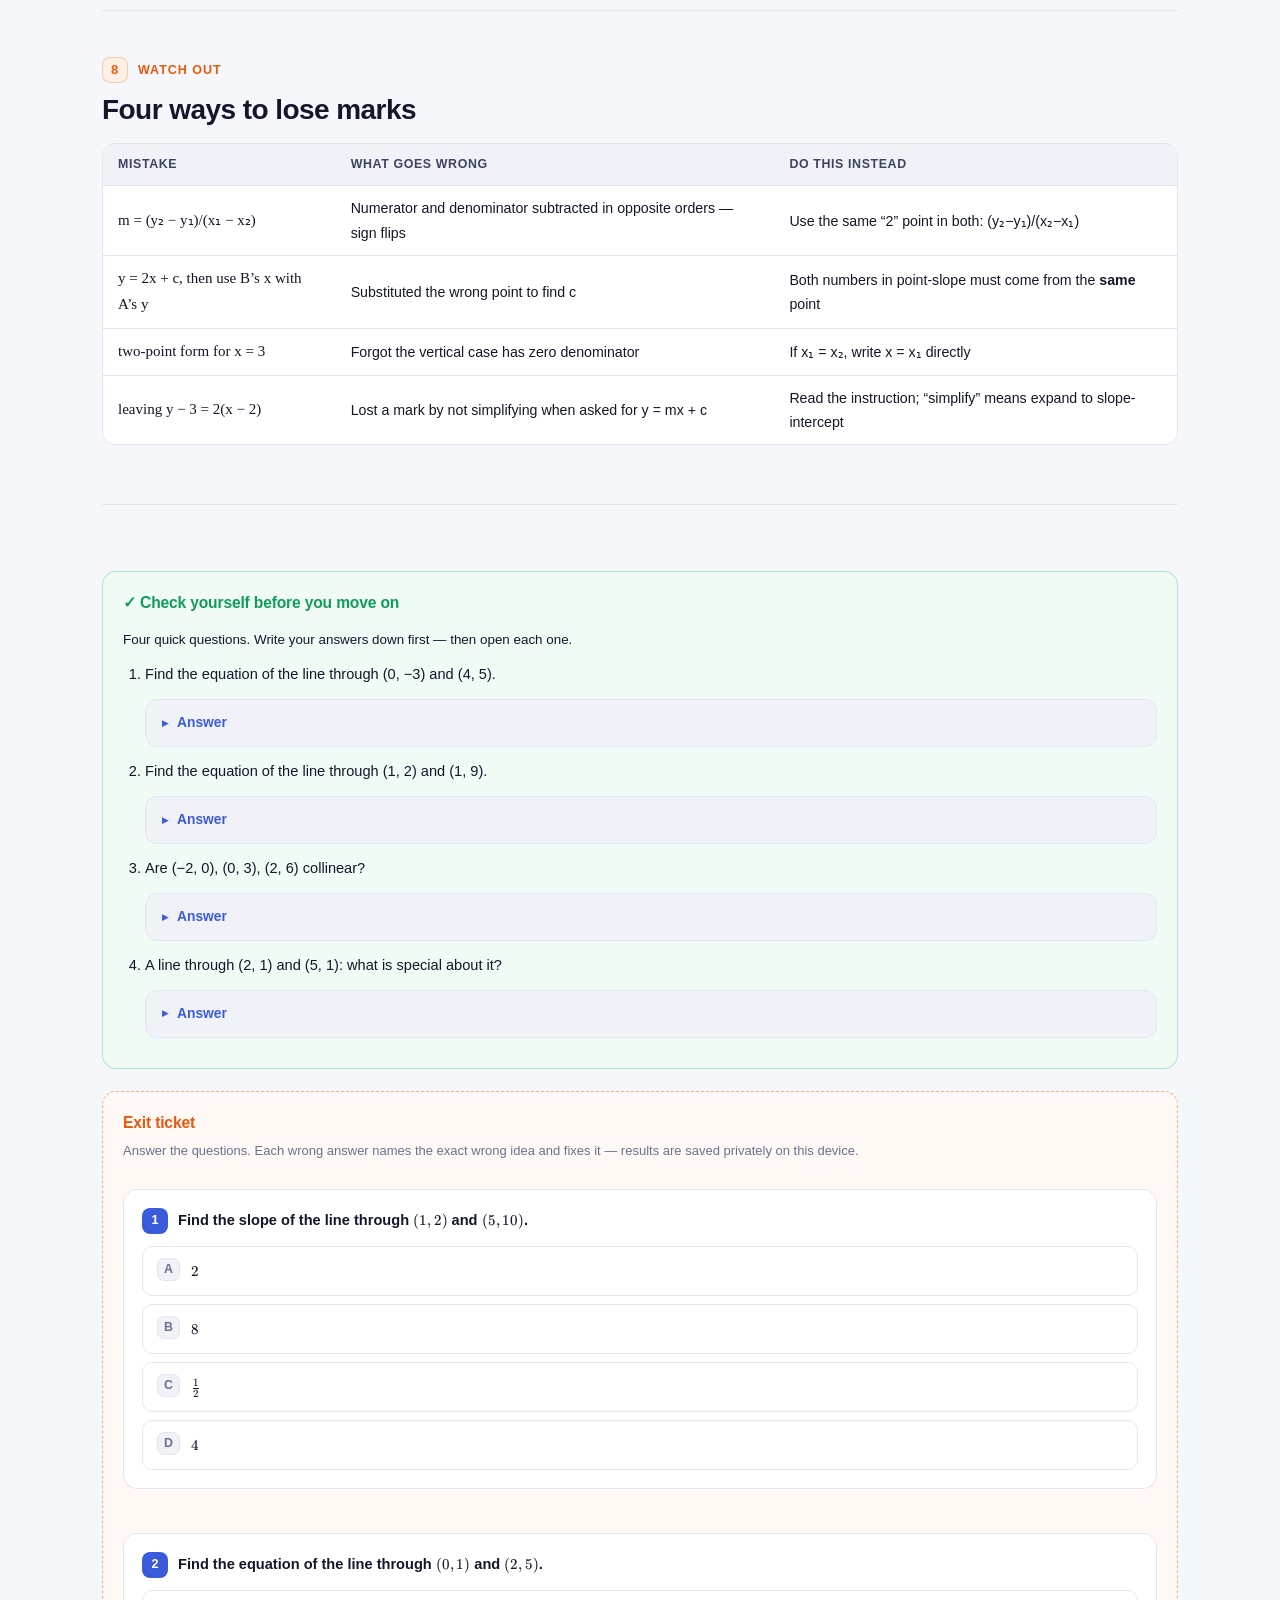
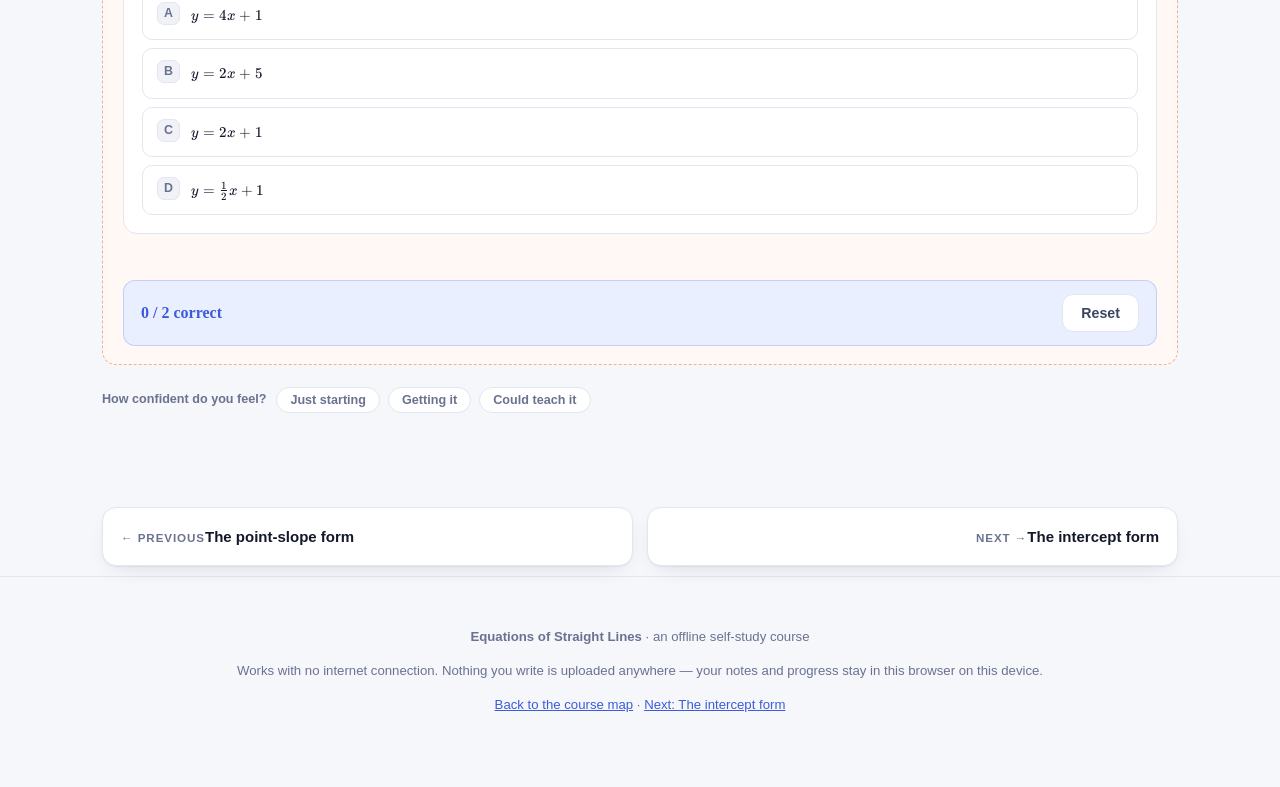
<file: 04-two-point.html>
<!DOCTYPE html>
<html lang="en" data-theme="light">
<head>
<meta charset="UTF-8">
<meta name="viewport" content="width=device-width, initial-scale=1.0">
<title>The two-point form — Equations of Straight Lines</title>
<meta name="description" content="With two points you never need to be told the slope. the two-point form, a draggable line builder and a collinearity checker.">
<link rel="stylesheet" href="assets/style.css">
<link rel="stylesheet" href="assets/katex/katex.min.css">
</head>
<body>
<header class="nav" data-nav></header>

<div class="pagehead">
  <div class="wrap">
    <div class="crumb"><a href="index.html">Course map</a><span class="sep">/</span><span>Chapter 3.1</span></div>
    <div class="steptag"><span class="n">3</span> Step 3 of 10</div>
    <h1>The two-point form</h1>
    <p class="lead">With two points you never need to be told the slope — you can always work it out. This page turns that simple fact into a reliable method for pinning down any non-vertical line.</p>
    <div class="pagemeta">
      <span>&#9201; <b>about 20 minutes</b></span>
      <span>Case study: <b>Two readings from the same journey</b></span>
      <span><b>2</b> interactive panels</span>
    </div>
  </div>
</div>

<div class="wrap">

  <div class="goals">
    <h2>In this page you will</h2>
    <ul>
      <li><input type="checkbox" data-goal="g1" id="g1"><label for="g1">Explain <b>why two points are enough</b> to fix a line (and one point is not)</label></li>
      <li><input type="checkbox" data-goal="g2" id="g2"><label for="g2">Compute the slope from two points, then write the equation using <b>either</b> point</label></li>
      <li><input type="checkbox" data-goal="g3" id="g3"><label for="g3">Use the <b>two-point form</b> directly and recognise it as point-slope with <span class="m tex">m</span> substituted</label></li>
      <li><input type="checkbox" data-goal="g4" id="g4"><label for="g4">Test whether three points are <b>collinear</b> from their slopes</label></li>
    </ul>
    <p class="glink">Tick these as you go — your ticks are saved on this device. Keyword search: <code>two-point form</code>, <code>collinear</code>, <code>vertical exception</code>.</p>
  </div>

  <!-- ================= CASE STUDY ================= -->
  <section class="blk">
    <div class="case">
      <div class="case-top">
        <span class="case-badge">Case study</span>
        
      </div>
      <h3>Two readings from the same journey</h3>
      <p class="scene">A cyclist&rsquo;s tracker logs her distance from home: <b>12&nbsp;km</b> at <b>1 hour</b> after setting off, and <b>33&nbsp;km</b> at <b>2.5 hours</b>. The data are just two dots, but if her pace is steady the graph is a straight line through them. The figure plots those two points and the line they force.</p>

      <div id="boardJourney"></div>

    </div>
  </section>

  <!-- ================= THE MATHS ================= -->
  <section class="blk">
    <div class="steptag"><span class="n">4</span>The mathematics</div>
    <h2>Two points pin down two unknowns</h2>

    <h3>Why two points are enough</h3>
    <p>The equation <span class="m tex">y</span> = <span class="m tex">m</span><span class="m tex">x</span> + <span class="m tex">c</span> has <b>two unknowns</b>: the slope <span class="m tex">m</span> and the intercept <span class="m tex">c</span>. One point gives one condition, which is not enough — infinitely many lines pass through a single point. Two points give <b>two conditions</b>, which pin down the two unknowns. (Except in the vertical case, where no <span class="m tex">m</span> exists at all.)</p>

    <div class="keyidea">
      <span class="k">Two points &rarr; one line</span>
      <p>Step 1: compute <span class="m tex">m</span> = (<span class="m tex">y</span>&#8322; &minus; <span class="m tex">y</span>&#8321;)/(<span class="m tex">x</span>&#8322; &minus; <span class="m tex">x</span>&#8321;). Step 2: drop that <span class="m tex">m</span> and <em>either</em> point into the point-slope form. That is the whole recipe.</p>
    </div>

    <h3>The two-point form</h3>
    <p>Put the slope straight into the point-slope formula and you get a form that uses only the two points:</p>
    <div class="formula big tex">\frac{y - y_1}{y_2 - y_1} = \frac{x - x_1}{x_2 - x_1}</div>
    <div class="note vio">
      <div class="h">It is just point-slope in disguise</div>
      <p>Replace <span class="m tex">m</span> in <span class="m tex">y</span> &minus; <span class="m tex">y</span>&#8321; = <span class="m tex">m</span>(<span class="m tex">x</span> &minus; <span class="m tex">x</span>&#8321;) with (<span class="m tex">y</span>&#8322; &minus; <span class="m tex">y</span>&#8321;)/(<span class="m tex">x</span>&#8322; &minus; <span class="m tex">x</span>&#8321;) and you get exactly the two-point form. Nothing new — just a shortcut.</p>
    </div>

    <h3>The vertical exception</h3>
    <p>If <span class="m tex">x_1</span> = <span class="m tex">x_2</span> the denominator is zero, so there is <b>no two-point form</b> and no point-slope form: the line is simply</p>
    <div class="formula tex">x = x_1</div>

    <h3>The collinearity test</h3>
    <p>Three points are <b>collinear</b> (on one line) exactly when the slope between each pair is the same. Compute two slopes and compare:</p>
    <div class="formula tex">\text{\text{same line}} \;\Rightarrow\; \frac{y_2 - y_1}{x_2 - x_1} = \frac{y_3 - y_1}{x_3 - x_1}</div>
    <p class="small muted">Watch the vertical case here too: if two pairs share an <span class="m tex">x</span>-coordinate, compare carefully rather than dividing.</p>
  </section>

  <!-- ================= INTERACTIVE 1 ================= -->
  <section class="blk">
    <div class="steptag"><span class="n">5</span>Explore</div>
    <h2>Drag two points, build the line</h2>
    <p>Drag <b>A</b> or <b>B</b>. The readout shows the slope calculation with the <em>actual</em> numbers, then the point-slope equation built from A, then the simplified <span class="m tex">y</span> = <span class="m tex">m</span><span class="m tex">x</span> + <span class="m tex">c</span>. Line the points up vertically and the readout honestly refuses the form.</p>

    <div class="grid2 plotfirst">
      <div class="plotbox">
        <div class="plot-head">
          <div class="eqout" id="tpEq">y = −x − 4</div>
        </div>
        <svg class="plot" id="plotTwo" aria-label="Draggable points A and B; the line through them and a live equation readout"></svg>
        <div class="outmsg" id="tpOut">&nbsp;</div>
      </div>
      <div class="card tight">
        <div class="chipline"><span class="chip" id="tpReset">Reset points</span></div>
        <h4>Substituted slope</h4>
        <p class="small eqout" id="tpSlopeCalc">&nbsp;</p>
        <h4>Point-slope (from A)</h4>
        <p class="small eqout" id="tpPS">&nbsp;</p>
        <div class="note warn" style="margin-top:12px">
          <div class="h">Try this</div>
          <p>Drag B directly above A. The slope denominator becomes 0, and the readout switches to the clear vertical-line warning instead of a broken fraction.</p>
        </div>
      </div>
    </div>
  </section>

  <!-- ================= INTERACTIVE 2 ================= -->
  <section class="blk">
    <div class="steptag"><span class="n">6</span>Explore more</div>
    <h2>The collinearity checker</h2>
    <p>Drag all three points. The panel computes the slope of AB and of AC and gives a verdict. If the three are on one line, C turns <b>green</b>; if not, <b>red</b>.</p>

    <div class="grid2 plotfirst">
      <div class="plotbox">
        <div class="plot-head">
          <div class="eqout" id="collEq">&nbsp;</div>
        </div>
        <svg class="plot" id="plotColl" aria-label="Three draggable points A, B and C with slope readouts and a collinearity verdict"></svg>
        <div class="outmsg" id="collOut">&nbsp;</div>
      </div>
      <div class="card tight">
        <div class="chipline"><span class="chip" id="collReset">Reset points</span></div>
        <h4>Slopes</h4>
        <p class="small">slope AB = <span class="eqout small" id="collAB">&nbsp;</span></p>
        <p class="small">slope AC = <span class="eqout small" id="collAC">&nbsp;</span></p>
        <div class="note tip" style="margin-top:12px">
          <div class="h">Verdict</div>
          <p>Equal slopes (or both vertical on the same <span class="m tex">x</span>) means the three share one line.</p>
        </div>
      </div>
    </div>
  </section>

  <!-- ================= WORKED EXAMPLES ================= -->
  <section class="blk">
    <div class="steptag"><span class="n">7</span>Worked examples</div>
    <h2>Doing it properly, on paper</h2>
    <p>Try each one yourself first — write it down. Only then open the solution.</p>

    <details class="sol">
      <summary>Example 1 &mdash; A(2, 3), B(6, 11)</summary>
      <div class="body">
        <p><b>Slope.</b> <span class="m tex">m</span> = (11 &minus; 3)/(6 &minus; 2) = 8/4 = 2.</p>
        <p><b>Using A(2, 3).</b> <span class="m tex">y</span> &minus; 3 = 2(<span class="m tex">x</span> &minus; 2) &rArr; <span class="m tex">y</span> = 2<span class="m tex">x</span> &minus; 1.</p>
        <div class="formula tex">y = 2x − 1</div>
        <p class="small muted">Using B instead gives <span class="m tex">y</span> &minus; 11 = 2(<span class="m tex">x</span> &minus; 6), which simplifies to the same line.</p>
      </div>
    </details>

    <details class="sol">
      <summary>Example 2 &mdash; A(&minus;1, 4), B(3, &minus;4)</summary>
      <div class="body">
        <p><b>Slope.</b> <span class="m tex">m</span> = (&minus;4 &minus; 4)/(3 &minus; (&minus;1)) = (&minus;8)/4 = &minus;2.</p>
        <p><b>Using A(&minus;1, 4).</b> <span class="m tex">y</span> &minus; 4 = &minus;2(<span class="m tex">x</span> + 1) &rArr; <span class="m tex">y</span> = &minus;2<span class="m tex">x</span> + 2.</p>
        <div class="formula tex">y = −2x + 2</div>
      </div>
    </details>

    <details class="sol">
      <summary>Example 3 &mdash; A(&minus;2, 5), B(4, 5): a horizontal line</summary>
      <div class="body">
        <p><b>Slope.</b> <span class="m tex">m</span> = (5 &minus; 5)/(4 &minus; (&minus;2)) = 0/6 = 0.</p>
        <p>Zero slope means flat. Using A: <span class="m tex">y</span> &minus; 5 = 0&middot;(<span class="m tex">x</span> + 2), so</p>
        <div class="formula tex">y = 5</div>
      </div>
    </details>

    <details class="sol">
      <summary>Example 4 &mdash; A(3, 1), B(3, 7): the vertical exception</summary>
      <div class="body">
        <p><b>Slope.</b> <span class="m tex">x</span>&#8322; &minus; <span class="m tex">x</span>&#8321; = 3 &minus; 3 = 0, so the slope does not exist.</p>
        <p>There is no two-point form and no point-slope form. The line is simply</p>
        <div class="formula tex">x = 3</div>
      </div>
    </details>

    <details class="sol">
      <summary>Example 5 &mdash; are (1, 2), (3, 8), (5, 14) collinear?</summary>
      <div class="body">
        <p>slope (1,2)&rarr;(3,8) = (8 &minus; 2)/(3 &minus; 1) = 6/2 = 3.</p>
        <p>slope (1,2)&rarr;(5,14) = (14 &minus; 2)/(5 &minus; 1) = 12/4 = 3.</p>
        <p>The slopes are equal, so <b>yes</b>, the three points are collinear.</p>
      </div>
    </details>
  </section>

  <!-- ================= MISTAKES ================= -->
  <section class="blk">
    <div class="steptag"><span class="n">8</span>Watch out</div>
    <h2>Four ways to lose marks</h2>
    <div class="tbl-wrap">
      <table>
        <thead><tr><th>Mistake</th><th>What goes wrong</th><th>Do this instead</th></tr></thead>
        <tbody>
          <tr><td class="mono">m = (y&#8322; − y&#8321;)/(x&#8321; − x&#8322;)</td><td>Numerator and denominator subtracted in opposite orders — sign flips</td><td>Use the same &ldquo;2&rdquo; point in both: (y&#8322;−y&#8321;)/(x&#8322;−x&#8321;)</td></tr>
          <tr><td class="mono">y = 2x + c, then use B&rsquo;s x with A&rsquo;s y</td><td>Substituted the wrong point to find c</td><td>Both numbers in point-slope must come from the <b>same</b> point</td></tr>
          <tr><td class="mono">two-point form for x = 3</td><td>Forgot the vertical case has zero denominator</td><td>If x&#8321; = x&#8322;, write x = x&#8321; directly</td></tr>
          <tr><td class="mono">leaving y − 3 = 2(x − 2)</td><td>Lost a mark by not simplifying when asked for y = mx + c</td><td>Read the instruction; &ldquo;simplify&rdquo; means expand to slope-intercept</td></tr>
        </tbody>
      </table>
    </div>
  </section>

  <!-- ================= SELF CHECK ================= -->
  <section class="blk">
    <div class="selfcheck">
      <h3>&#10003; Check yourself before you move on</h3>
      <p class="small">Four quick questions. Write your answers down first — then open each one.</p>
      <ol>
        <li>Find the equation of the line through (0, &minus;3) and (4, 5).
          <details class="sol"><summary>Answer</summary><div class="body"><p>m = (5 &minus; (&minus;3))/(4 &minus; 0) = 8/4 = 2. Using (0, &minus;3): <span class="m tex">y</span> + 3 = 2<span class="m tex">x</span> &rArr; <b>y = 2x &minus; 3</b>.</p></div></details>
        </li>
        <li>Find the equation of the line through (1, 2) and (1, 9).
          <details class="sol"><summary>Answer</summary><div class="body"><p>x&#8322; &minus; x&#8321; = 0, so the slope does not exist. The line is <b>x = 1</b>.</p></div></details>
        </li>
        <li>Are (&minus;2, 0), (0, 3), (2, 6) collinear?
          <details class="sol"><summary>Answer</summary><div class="body"><p>slope A&rarr;B = (3 &minus; 0)/(0 &minus; (&minus;2)) = 3/2. slope A&rarr;C = (6 &minus; 0)/(2 &minus; (&minus;2)) = 6/4 = 3/2. Equal &rArr; <b>yes, collinear</b>.</p></div></details>
        </li>
        <li>A line through (2, 1) and (5, 1): what is special about it?
          <details class="sol"><summary>Answer</summary><div class="body"><p>Slope = 0, so it is <b>horizontal</b>: <span class="m tex">y</span> = 1.</p></div></details>
        </li>
      </ol>
    </div>

    <div class="reflect">
      <h3>Exit ticket</h3>
      <p class="sub">Answer the questions. Each wrong answer names the exact wrong idea and fixes it — results are saved privately on this device.</p>
      
      <div data-exit></div>
    </div>

    <div class="conf" data-conf></div>
  </section>

  <div data-pnav class="pnav"></div>
</div>

<footer>
  <div class="wrap">
    <p><b>Equations of Straight Lines</b> &middot; an offline self-study course</p>
    <p>Works with no internet connection. Nothing you write is uploaded anywhere &mdash; your notes and progress stay in this browser on this device.</p>
    <p><a href="index.html">Back to the course map</a> &middot; <a href="05-intercept-form.html">Next: The intercept form</a></p>
  </div>
</footer>

<script src="assets/katex/katex.min.js"></script>
<script src="assets/tex.js"></script>
<script src="assets/concept-data.js"></script>
<script src="assets/concept.js"></script>
<script src="assets/plot.js"></script>
<script src="assets/anim.js"></script>
<script src="assets/app.js"></script>
<script>
/* ================= animated board: two readings from one journey ================= */
(function () {
  if (!window.Anim) return;
  var E = Anim.E, seg = Anim.seg, nf = Anim.nf, fr = Anim.fr, lerp = Anim.lerp;

  function gcd(x, y) { x = Math.round(x); y = Math.round(y); while (y) { var t = x % y; x = y; y = t; } return x || 1; }
  function isInt(v) { return Math.abs(v - Math.round(v)) < 1e-9; }
  function fr2(a, b) {
    if (!isFinite(a) || !isFinite(b) || Math.abs(b) < 1e-9) return "—";
    var A = a, B = b, s = 0;
    while ((!isInt(A) || !isInt(B)) && s < 6) { A *= 10; B *= 10; s++; }
    A = Math.round(A); B = Math.round(B);
    var k = gcd(Math.abs(A), Math.abs(B)) || 1; A /= k; B /= k;
    var sign = (A / B < 0) ? "−" : ""; A = Math.abs(A); B = Math.abs(B);
    if (B === 1) return sign + A;
    return sign + A + "/" + B;
  }
  function psText(m, x1, y1) {
    var lhs = "y " + (Math.abs(y1) < 1e-9 ? "" : (y1 > 0 ? "− " + nf(y1, 0) : "+ " + nf(-y1, 0)));
    var br = (Math.abs(x1) < 1e-9 ? "x" : "x " + (x1 > 0 ? "− " + nf(x1, 0) : "+ " + nf(-x1, 0)));
    return lhs + " = " + Anim.coeff(m) + "(" + br + ")";
  }
  function tagAt(g, text, yy, color) {
    g.tag(text, g.pad.l + 6, yy, { align: "left", mono: true, size: 12.5, color: color || "ink", bold: true });
  }

  var RW = { x: [0, 5], y: [0, 40], xs: 0.5, ys: 5, labelX: 1, labelY: 5 };
  var lesson = {
    id: "journey", no: "CS", name: "Two readings from one journey",
    view: RW,
    controls: [
      { k: "x1", label: "A x", min: -5, max: 5, step: 1, value: 2 },
      { k: "y1", label: "A y", min: -8, max: 8, step: 1, value: 3 },
      { k: "x2", label: "B x", min: -5, max: 7, step: 1, value: 6 },
      { k: "y2", label: "B y", min: -8, max: 12, step: 1, value: 11 }
    ],
    steps: [
      {
        title: "Two readings, nothing else",
        dur: 1800, view: RW,
        body: "<p>A tracker logs distance from home: <b>12 km at 1 hour</b> and <b>33 km at 2.5 hours</b>. Just two dots — no line yet.</p>",
        draw: function (g, t) {
          g.dot(1, 12, { color: "c3", r: 7, alpha: E(t, 0, .4), halo: true, label: "1 h → 12 km", dx: 12, dy: -16 });
          g.dot(2.5, 33, { color: "c3", r: 7, alpha: E(t, .4, .9), halo: true, label: "2.5 h → 33 km", dx: 12, dy: -16 });
        }
      },
      {
        title: "One straight line through them",
        dur: 2200, view: RW,
        body: "<p>If her pace is steady, the graph between the two readings is a straight line. It draws from t = 0 to t = 5.</p>",
        draw: function (g, t) {
          g.dot(1, 12, { color: "c3", r: 7, halo: true, alpha: 1, label: "1 h → 12 km", dx: 12, dy: -16 });
          g.dot(2.5, 33, { color: "c3", r: 7, halo: true, alpha: 1, label: "2.5 h → 33 km", dx: 12, dy: -16 });
          g.line(14, -2, { color: "c1", w: 3, t: E(t, 0, 1), from: 0, to: 5, head: true, grad: ["c1", "c4"] });
          g.tracerLine(14, -2, { color: "c1", w: 3.2, alpha: E(t, .7, 1), from: 0, to: 5 });
        }
      },
      {
        title: "Work out the slope first",
        dur: 2600, view: RW,
        body: "<p>The slope is the steepness. The run is 2.5 − 1 = 1.5 h; the rise is 33 − 12 = 21 km. So m = 21 / 1.5 = 14 km/h.</p>",
        draw: function (g, t) {
          g.line(14, -2, { color: "c1", w: 3, alpha: .5, from: 0, to: 5 });
          var r1 = E(t, 0, .4);
          g.seg(1, 12, 2.5, 12, { color: "c2", w: 2.6, t: r1 });
          var r2 = E(t, .4, .8);
          g.seg(2.5, 12, 2.5, 33, { color: "c2", w: 2.6, t: r2 });
          g.rightAngle(2.5, 12, -1, 1, { alpha: E(t, .5, .9) });
          g.lab("run = 1.5 h", (1 + 2.5) / 2, 12, { dx: 0, dy: 18, align: "center", size: 12, color: "c2", bold: true, alpha: r1 });
          g.lab("rise = 21 km", 2.5, (12 + 33) / 2, { dx: 13, dy: 0, size: 12, color: "c2", bold: true, alpha: r2 });
          g.corner("m = (33 − 12) / (2.5 − 1) = 21/1.5 = 14 km/h", { alpha: E(t, .6, 1) });
          g.dot(1, 12, { color: "c3", r: 7, halo: true, label: "1 h → 12 km", dx: 12, dy: -16 });
          g.dot(2.5, 33, { color: "c3", r: 7, halo: true, label: "2.5 h → 33 km", dx: 12, dy: -16 });
          g.tracer(1, 12, 2.5, 33, { color: "c3", w: 3.4, alpha: E(t, .7, 1) });
        }
      },
      {
        title: "Now use either point",
        dur: 2800, view: RW,
        body: "<p>Drop the slope 14 and <em>either</em> reading into point-slope. From A or from B, both simplify to y = 14x − 2. The line predicts 54 km at 4 h — and a curious −2 km at t = 0.</p>",
        draw: function (g, t) {
          g.line(14, -2, { color: "c1", w: 3, alpha: .5, from: 0, to: 5 });
          var ly = lerp(2, 36, t), lx = (ly + 2) / 14;
          g.dot(lx, ly, { color: "c3", r: 6, halo: true });
          tagAt(g, "from A(1, 12): y − 12 = 14(x − 1)", g.pad.t + 14, "c1");
          tagAt(g, "from B(2.5, 33): y − 33 = 14(x − 2.5)", g.pad.t + 34, "c4");
          tagAt(g, "both simplify to  y = 14x − 2", g.pad.t + 54, "ink");
          tagAt(g, "predict at t = 4 → 54 km", g.pad.t + 74, "c2");
          tagAt(g, "at t = 0 → −2 km (2 km from home)", g.pad.t + 94, "c5");
          g.tag("t = " + nf(lx, 2) + " h → d = " + nf(ly, 2) + " km", g.sx(lx), g.sy(ly) - 22, { align: "center", color: "c3", bold: true, size: 12 });
        }
      },
      {
        title: "Explore: build a line from two points",
        dur: 900, explore: true,
        view: { x: [-6, 7], y: [-9, 12], xs: 1, ys: 1 },
        body: "<p>Set two points A and B. The line through them is drawn, the slope is computed from the real numbers, and the equation is built from A. Line the points up vertically and the form honestly refuses.</p>",
        draw: function (g, t, P) {
          var x1 = P.x1, y1 = P.y1, x2 = P.x2, y2 = P.y2;
          if (x1 === x2) {
            g.vl(x1, { color: "c1", w: 3, from: Math.min(y1, y2), to: Math.max(y1, y2) });
            g.corner("x = " + nf(x1, 0) + " — the two-point form cannot be used", { alpha: .95 });
          } else {
            var m = (y2 - y1) / (x2 - x1), c = y1 - m * x1;
            g.line(m, c, { color: "c1", w: 3 });
          }
          g.dot(x1, y1, { color: "c3", r: 6.5, halo: true, label: "A(" + nf(x1, 0) + ", " + nf(y1, 0) + ")", dx: 12, dy: -15 });
          g.dot(x2, y2, { color: "c4", r: 6.5, halo: true, label: "B(" + nf(x2, 0) + ", " + nf(y2, 0) + ")", dx: 12, dy: 18 });
        },
        readout: function (P) {
          var x1 = P.x1, y1 = P.y1, x2 = P.x2, y2 = P.y2, dx = x2 - x1, dy = y2 - y1;
          if (dx === 0) {
            return "x₁ = x₂ = " + nf(x1, 0) + " → <b>vertical line x = " + nf(x1, 0) + "</b>.<br>The two-point form cannot be used (the slope denominator is zero).";
          }
          var m = dy / dx, c = y1 - m * x1;
          var lines = [];
          lines.push("m = (" + nf(y2, 0) + " − " + nf(y1, 0) + ") / (" + nf(x2, 0) + " − " + nf(x1, 0) + ") = " + nf(dy, 0) + "/" + nf(dx, 0) + " = " + nf(m, 2));
          lines.push("point-slope from A: " + psText(m, x1, y1));
          lines.push("simplified: " + Anim.eqMC(m, c));
          return lines.join("<br>");
        }
      }
    ]
  };

  function mount(id, lesson) {
    var el = document.getElementById(id);
    if (!el) return;
    try { Anim.mount(el, lesson); } catch (e) { el.innerHTML = ""; }
  }
  mount("boardJourney", lesson);
})();

/* ================= interactive 1: two draggable points ================= */
(function(){
  var svg = document.getElementById("plotTwo");
  if (!svg) return;
  var XMIN=-9, XMAX=9, YMIN=-7, YMAX=7;
  var p = new Plot(svg, {xmin:XMIN, xmax:XMAX, ymin:YMIN, ymax:YMAX});
  var A = {x:-4, y:-2}, B = {x:3, y:4};
  var Eq = document.getElementById("tpEq");
  var Out = document.getElementById("tpOut");
  var SlopeCalc = document.getElementById("tpSlopeCalc");
  var PS = document.getElementById("tpPS");

  function clampX(v){ return Math.max(XMIN, Math.min(XMAX, Math.round(v))); }
  function clampY(v){ return Math.max(YMIN, Math.min(YMAX, Math.round(v))); }

  function draw(){
    var dx = B.x - A.x, dy = B.y - A.y;
    p.reset();
    if (dx === 0){
      p.vline(A.x, {color:"var(--brand)", width:3.2});
    } else {
      var m = dy/dx;
      var c = A.y - m*A.x;
      p.line(m, c, {color:"var(--brand)", width:3.2});
    }
    p.point(A.x, A.y, {color:"var(--accent)", r:7, label:"A(" + nf(A.x) + ", " + nf(A.y) + ")", labelDx:-8, labelDy:-12, anchor:"end"});
    p.point(B.x, B.y, {color:"var(--accent)", r:7, label:"B(" + nf(B.x) + ", " + nf(B.y) + ")", labelDx:10, labelDy:-11});

    if (dx === 0){
      Eq.textContent = "x = " + nf(A.x);
      SlopeCalc.textContent = "m = (" + nf(dy) + ") / 0  →  undefined";
      PS.textContent = "no point-slope / two-point form";
      Out.innerHTML = "<b style='color:var(--bad)'>Vertical line: x = " + nf(A.x) + ".</b> The two-point and point-slope forms cannot be used — the slope denominator is zero.";
      return;
    }
    var m = dy/dx;
    var c = A.y - m*A.x;
    Eq.textContent = eqLine(m, c);
    SlopeCalc.innerHTML = "m = (" + nf(dy) + ") / (" + nf(dx) + ") = " + fracHTML(dy, dx);
    PS.innerHTML = "y " + (A.y>=0 ? "− " : "+ ") + nf(Math.abs(A.y)) + " = " + fracHTML(dy,dx) + "(x " + (A.x>=0 ? "− " : "+ ") + nf(Math.abs(A.x)) + ")";
    Out.innerHTML = "Using A(" + nf(A.x) + ", " + nf(A.y) + "): point-slope above; simplified it is <b>" + eqLine(m, c) + "</b>. Either point gives the same line.";
  }

  var drag = null;
  function pick(h){
    var dA = Math.hypot(h.x - A.x, h.y - A.y);
    var dB = Math.hypot(h.x - B.x, h.y - B.y);
    return dA <= dB ? "A" : "B";
  }
  svg.addEventListener("pointerdown", function(e){
    var h = p.fromEvent(e);
    drag = pick(h);
    var pt = drag === "A" ? A : B;
    pt.x = clampX(h.x); pt.y = clampY(h.y);
    try { svg.setPointerCapture(e.pointerId); } catch(err){}
    draw();
  });
  svg.addEventListener("pointermove", function(e){
    if (!drag) return;
    var h = p.fromEvent(e);
    var pt = drag === "A" ? A : B;
    pt.x = clampX(h.x); pt.y = clampY(h.y);
    draw();
  });
  function release(){ drag = null; }
  svg.addEventListener("pointerup", release);
  svg.addEventListener("pointercancel", release);
  svg.addEventListener("pointerleave", release);

  var reset = document.getElementById("tpReset");
  if (reset) reset.addEventListener("click", function(){
    A.x = -4; A.y = -2; B.x = 3; B.y = 4; draw();
  });
  draw();
})();

/* ================= interactive 2: collinearity checker ================= */
(function(){
  var svg = document.getElementById("plotColl");
  if (!svg) return;
  var XMIN=-7, XMAX=7, YMIN=-7, YMAX=7;
  var p = new Plot(svg, {xmin:XMIN, xmax:XMAX, ymin:YMIN, ymax:YMAX});
  var A = {x:-4, y:-2}, B = {x:0, y:2}, C = {x:4, y:6};
  var Eq = document.getElementById("collEq");
  var Out = document.getElementById("collOut");
  var AB = document.getElementById("collAB");
  var AC = document.getElementById("collAC");

  function clampX(v){ return Math.max(XMIN, Math.min(XMAX, Math.round(v))); }
  function clampY(v){ return Math.max(YMIN, Math.min(YMAX, Math.round(v))); }

  function draw(){
    var dxAB = B.x - A.x, dyAB = B.y - A.y;
    var dxAC = C.x - A.x, dyAC = C.y - A.y;

    p.reset();
    // draw the line through A and B (if not vertical)
    if (dxAB === 0){
      p.vline(A.x, {color:"var(--brand)", width:3, dash:"5 4"});
    } else {
      var m = dyAB/dxAB, c = A.y - m*A.x;
      p.line(m, c, {color:"var(--brand)", width:3, dash:"5 4"});
    }
    p.point(A.x, A.y, {color:"var(--accent)", r:7, label:"A", labelDx:-8, labelDy:-12, anchor:"end"});
    p.point(B.x, B.y, {color:"var(--accent)", r:7, label:"B", labelDx:10, labelDy:-11});

    // collinearity decision
    var collinear;
    if (dxAB === 0 && dxAC === 0){
      collinear = (B.x === C.x);
    } else if (dxAB === 0 || dxAC === 0){
      collinear = false;
    } else {
      var sAB = dyAB/dxAB, sAC = dyAC/dxAC;
      collinear = Math.abs(sAB - sAC) < 1e-9;
    }

    p.point(C.x, C.y, {color: collinear ? "var(--good)" : "var(--bad)", r:7,
      label:"C", labelDx:10, labelDy:-11, labelColor: collinear ? "var(--good)" : "var(--bad)"});

    AB.textContent = (dxAB === 0) ? "no slope (vertical)" : fracHTML(dyAB, dxAB);
    AC.textContent = (dxAC === 0) ? "no slope (vertical)" : fracHTML(dyAC, dxAC);
    Eq.textContent = collinear ? "collinear ✓" : "not collinear ✗";

    if (collinear){
      Out.innerHTML = "<b style='color:var(--good)'>&#10003; Collinear.</b> slope AB = slope AC" +
        (dxAB===0 ? " (both vertical on x = " + nf(A.x) + ")" : "") + ", so all three sit on one line.";
    } else {
      Out.innerHTML = "<b style='color:var(--bad)'>&#10007; Not collinear.</b> slope AB and slope AC differ, so C is off the line through A and B.";
    }
  }

  var drag = null;
  function pick(h){
    var dA = Math.hypot(h.x - A.x, h.y - A.y);
    var dB = Math.hypot(h.x - B.x, h.y - B.y);
    var dC = Math.hypot(h.x - C.x, h.y - C.y);
    if (dA <= dB && dA <= dC) return "A";
    if (dB <= dC) return "B";
    return "C";
  }
  svg.addEventListener("pointerdown", function(e){
    var h = p.fromEvent(e);
    drag = pick(h);
    var pt = drag === "A" ? A : (drag === "B" ? B : C);
    pt.x = clampX(h.x); pt.y = clampY(h.y);
    try { svg.setPointerCapture(e.pointerId); } catch(err){}
    draw();
  });
  svg.addEventListener("pointermove", function(e){
    if (!drag) return;
    var h = p.fromEvent(e);
    var pt = drag === "A" ? A : (drag === "B" ? B : C);
    pt.x = clampX(h.x); pt.y = clampY(h.y);
    draw();
  });
  function release(){ drag = null; }
  svg.addEventListener("pointerup", release);
  svg.addEventListener("pointercancel", release);
  svg.addEventListener("pointerleave", release);

  var reset = document.getElementById("collReset");
  if (reset) reset.addEventListener("click", function(){
    A.x = -4; A.y = -2; B.x = 0; B.y = 2; C.x = 4; C.y = 6; draw();
  });
  draw();
})();
</script>
</body>
</html>
</file>
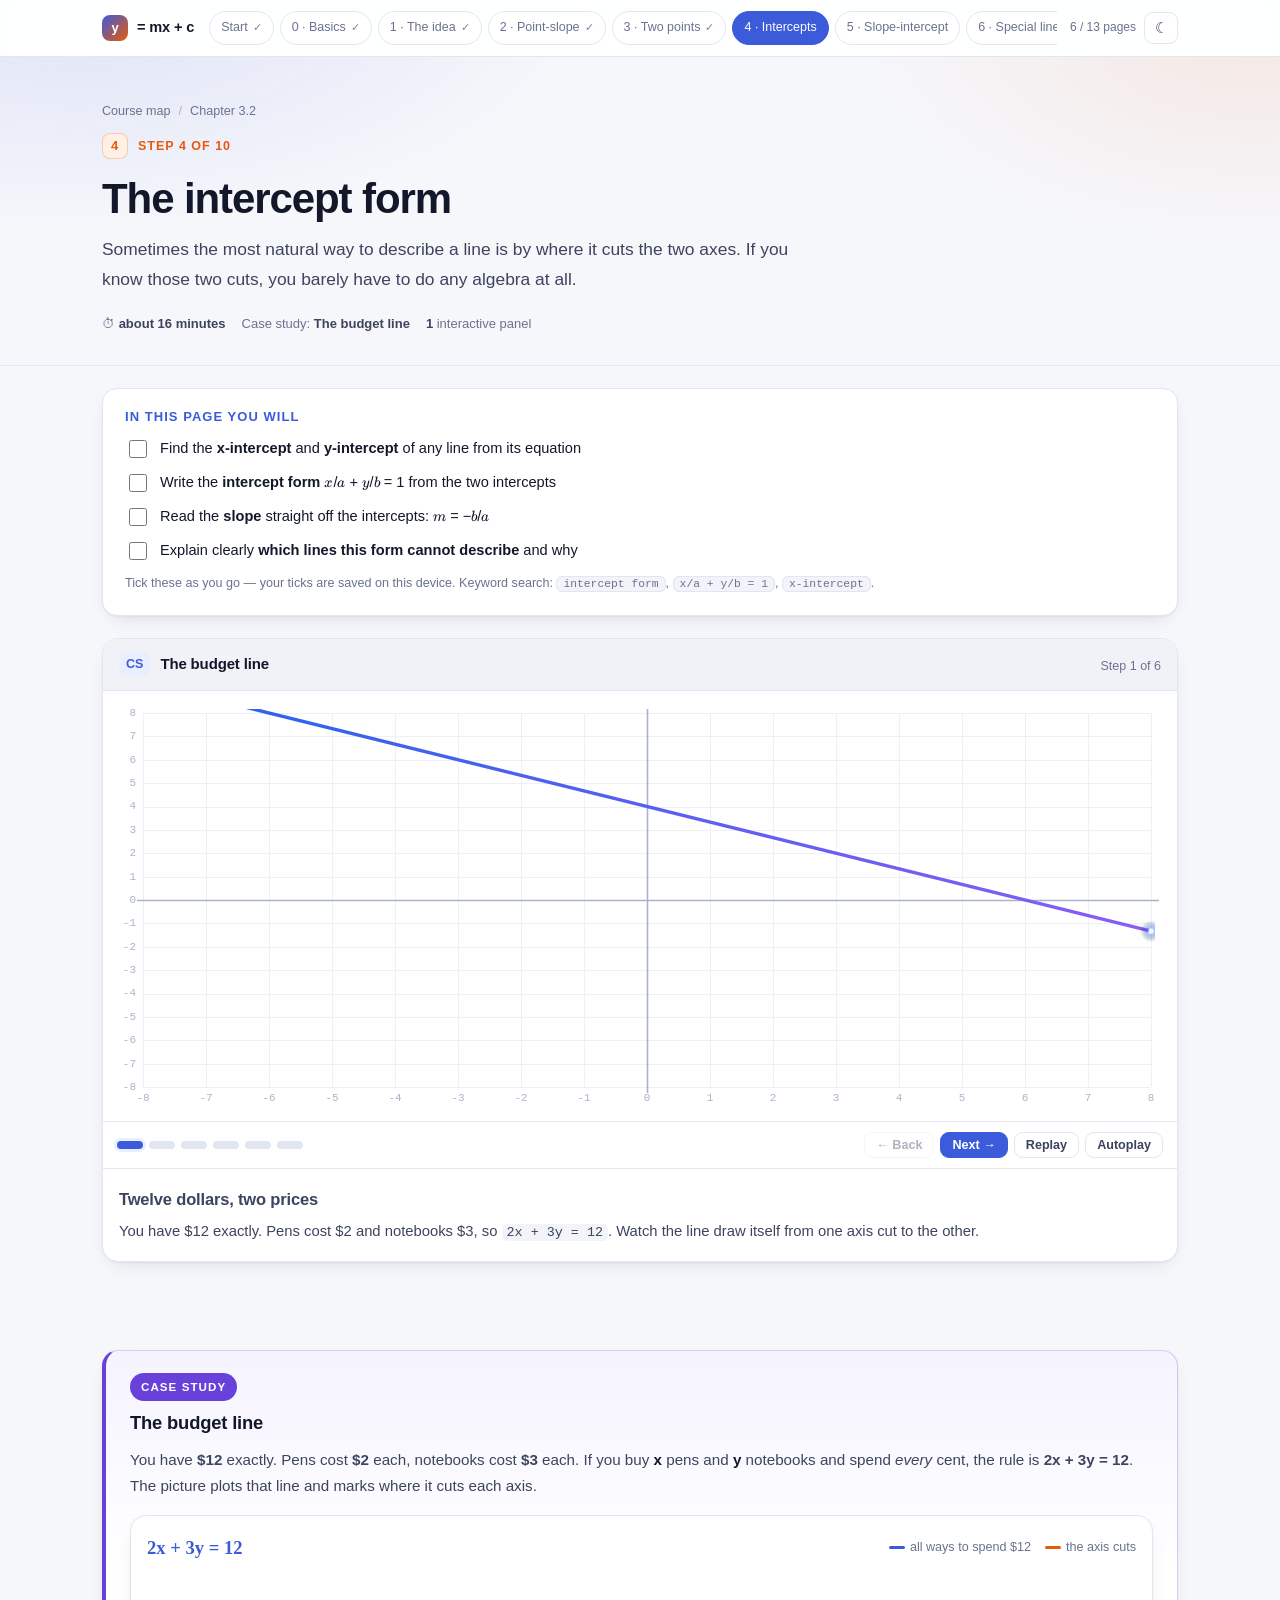
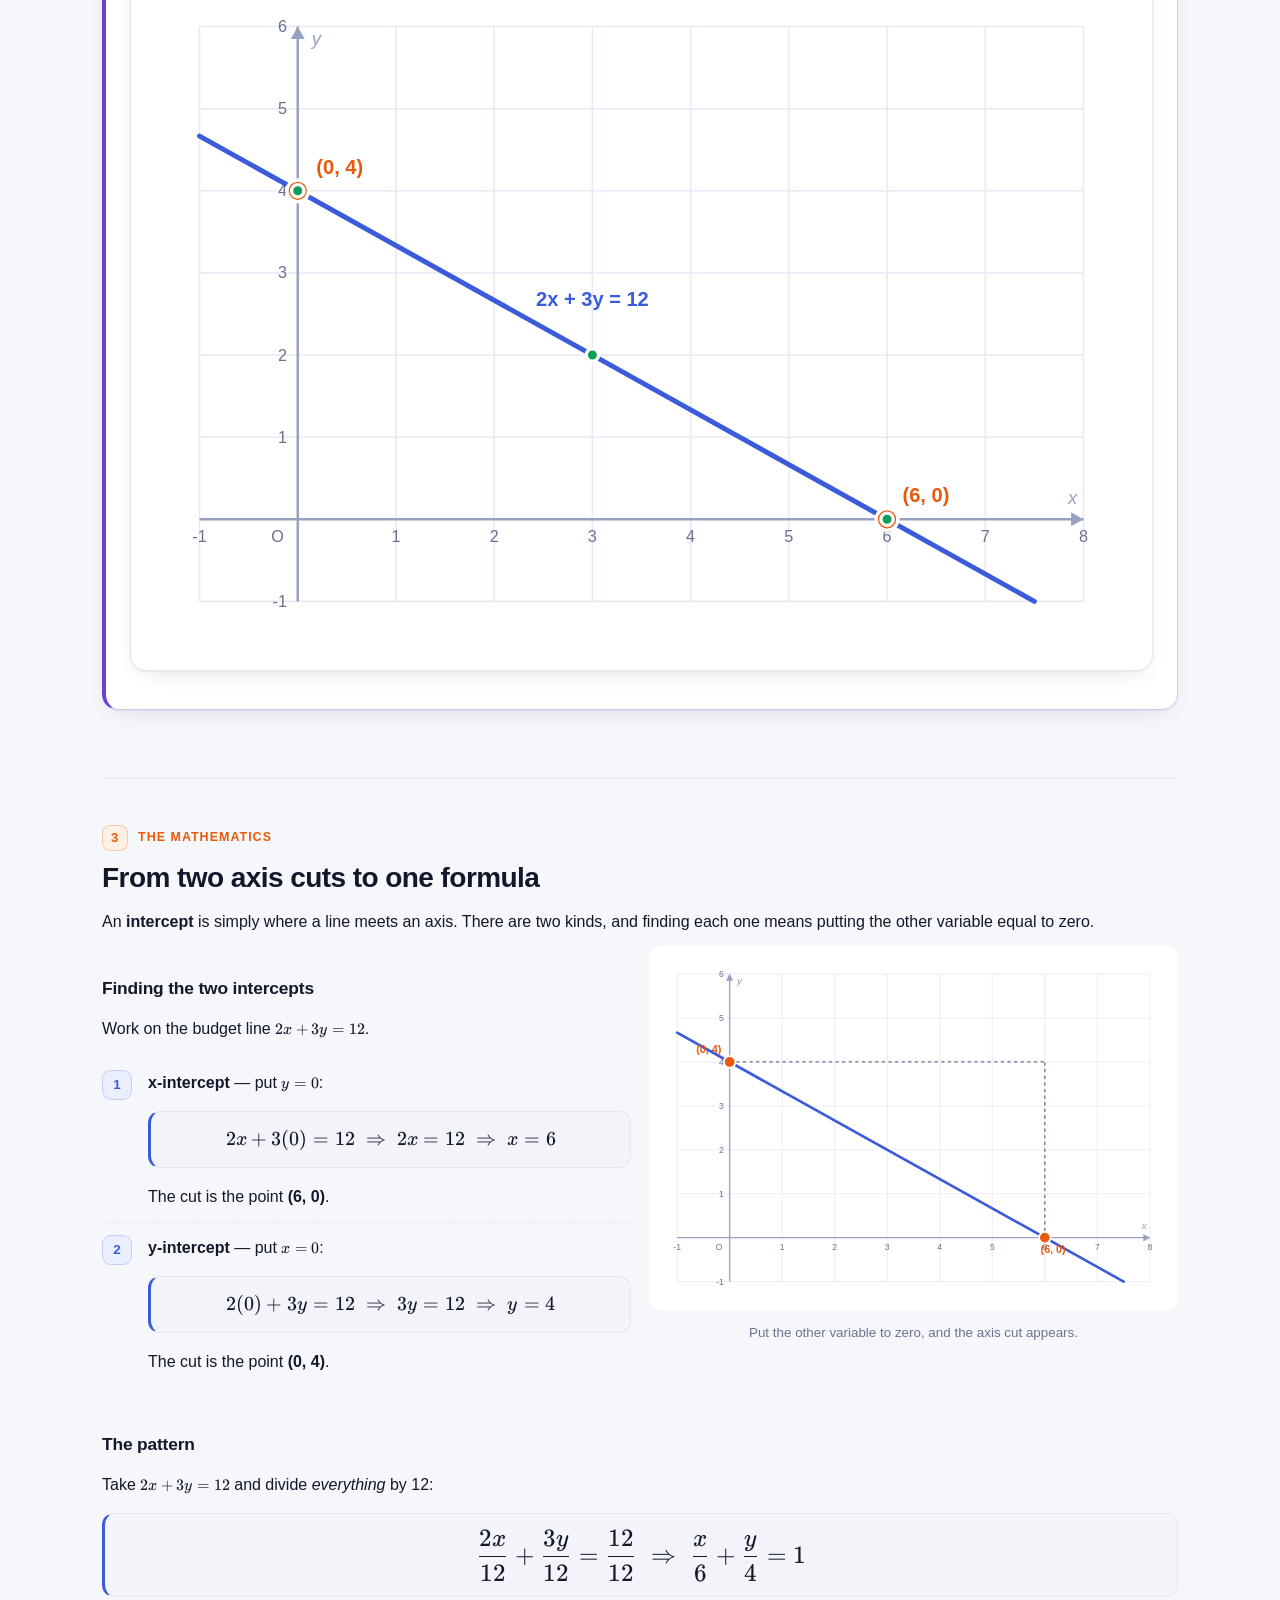
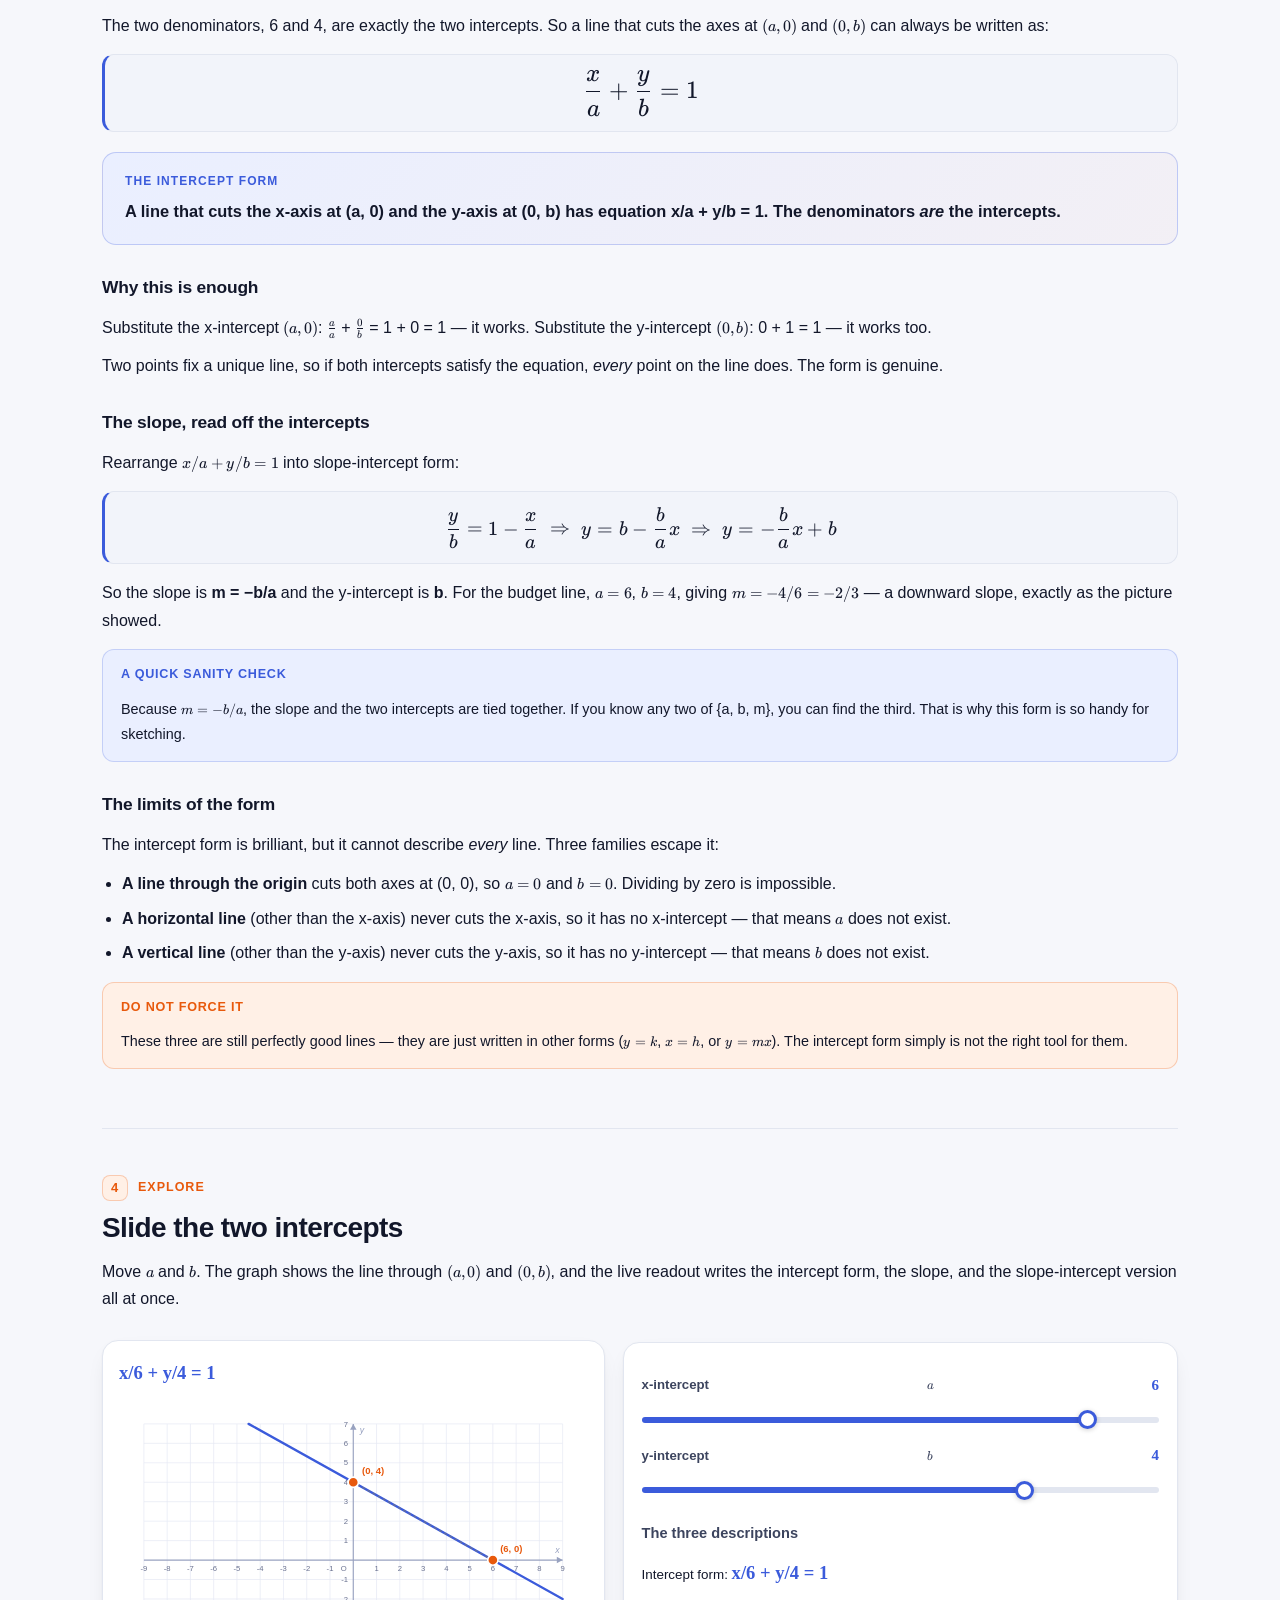
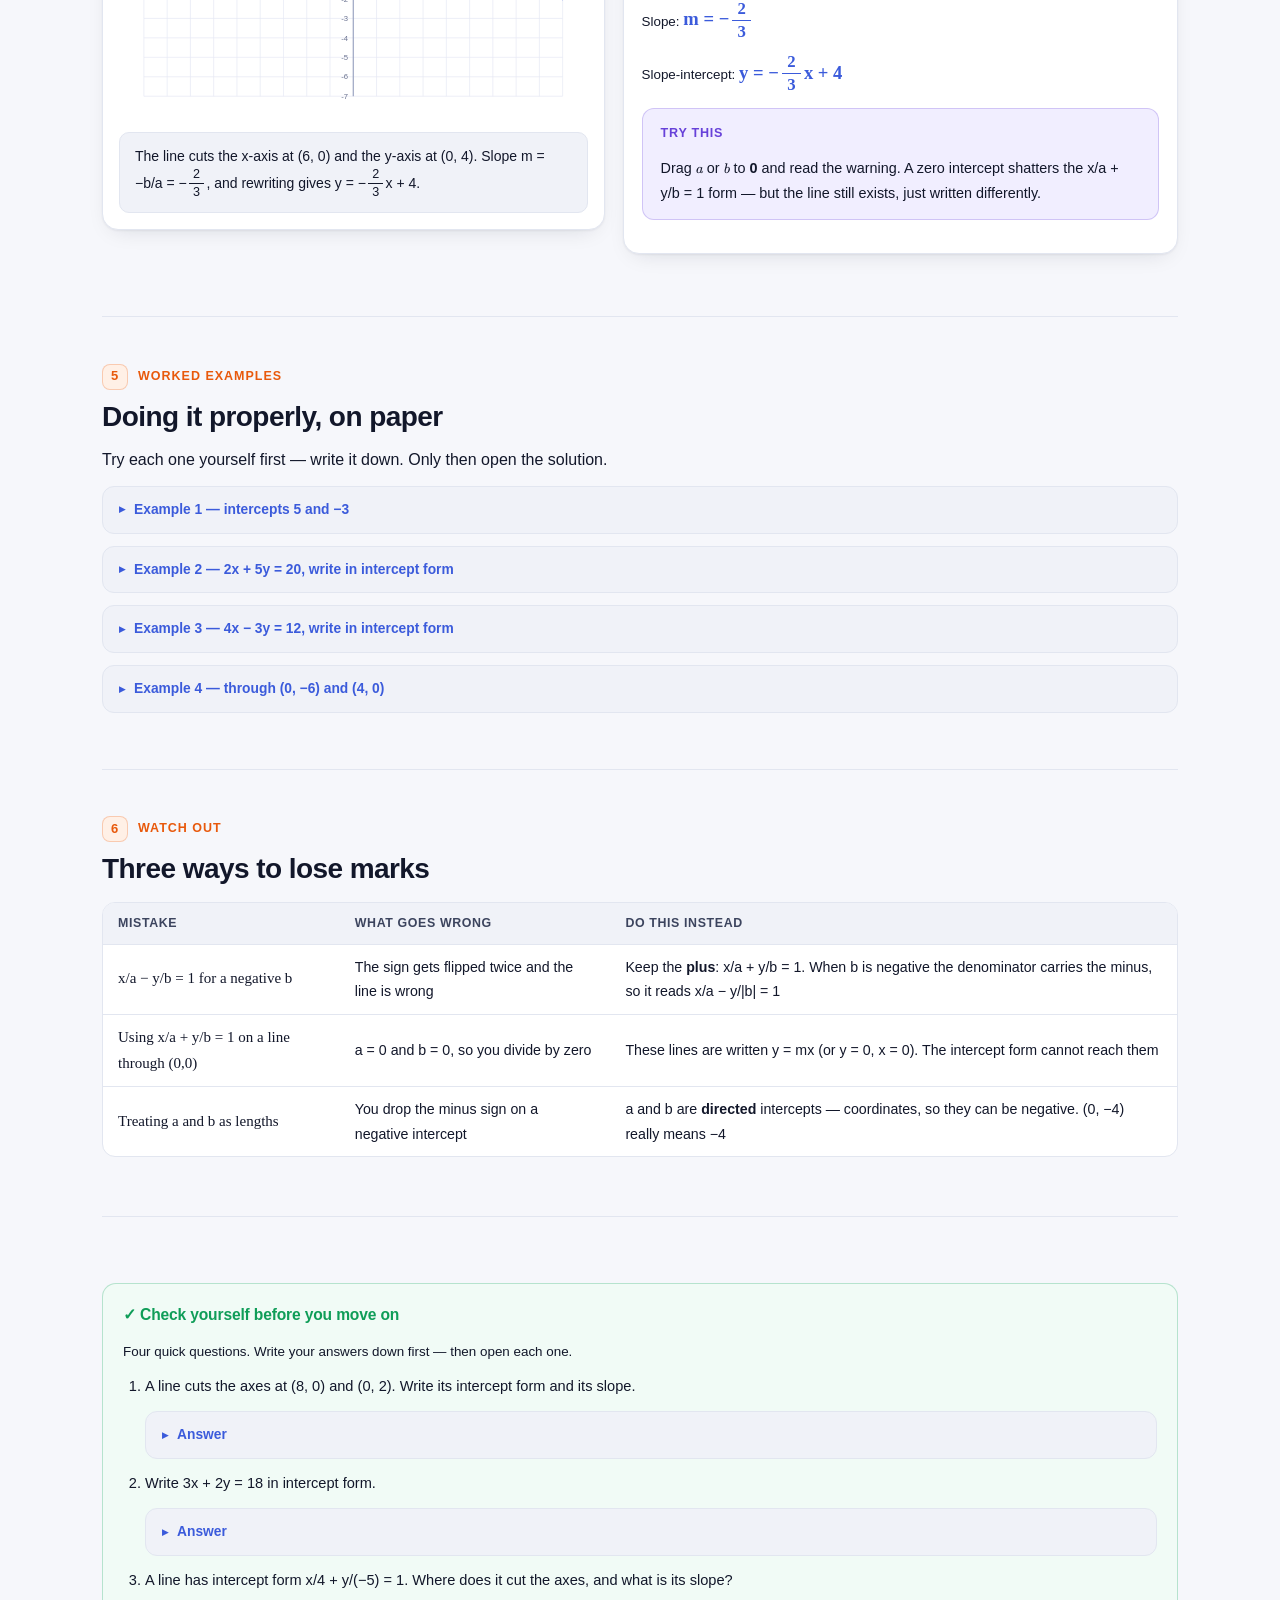
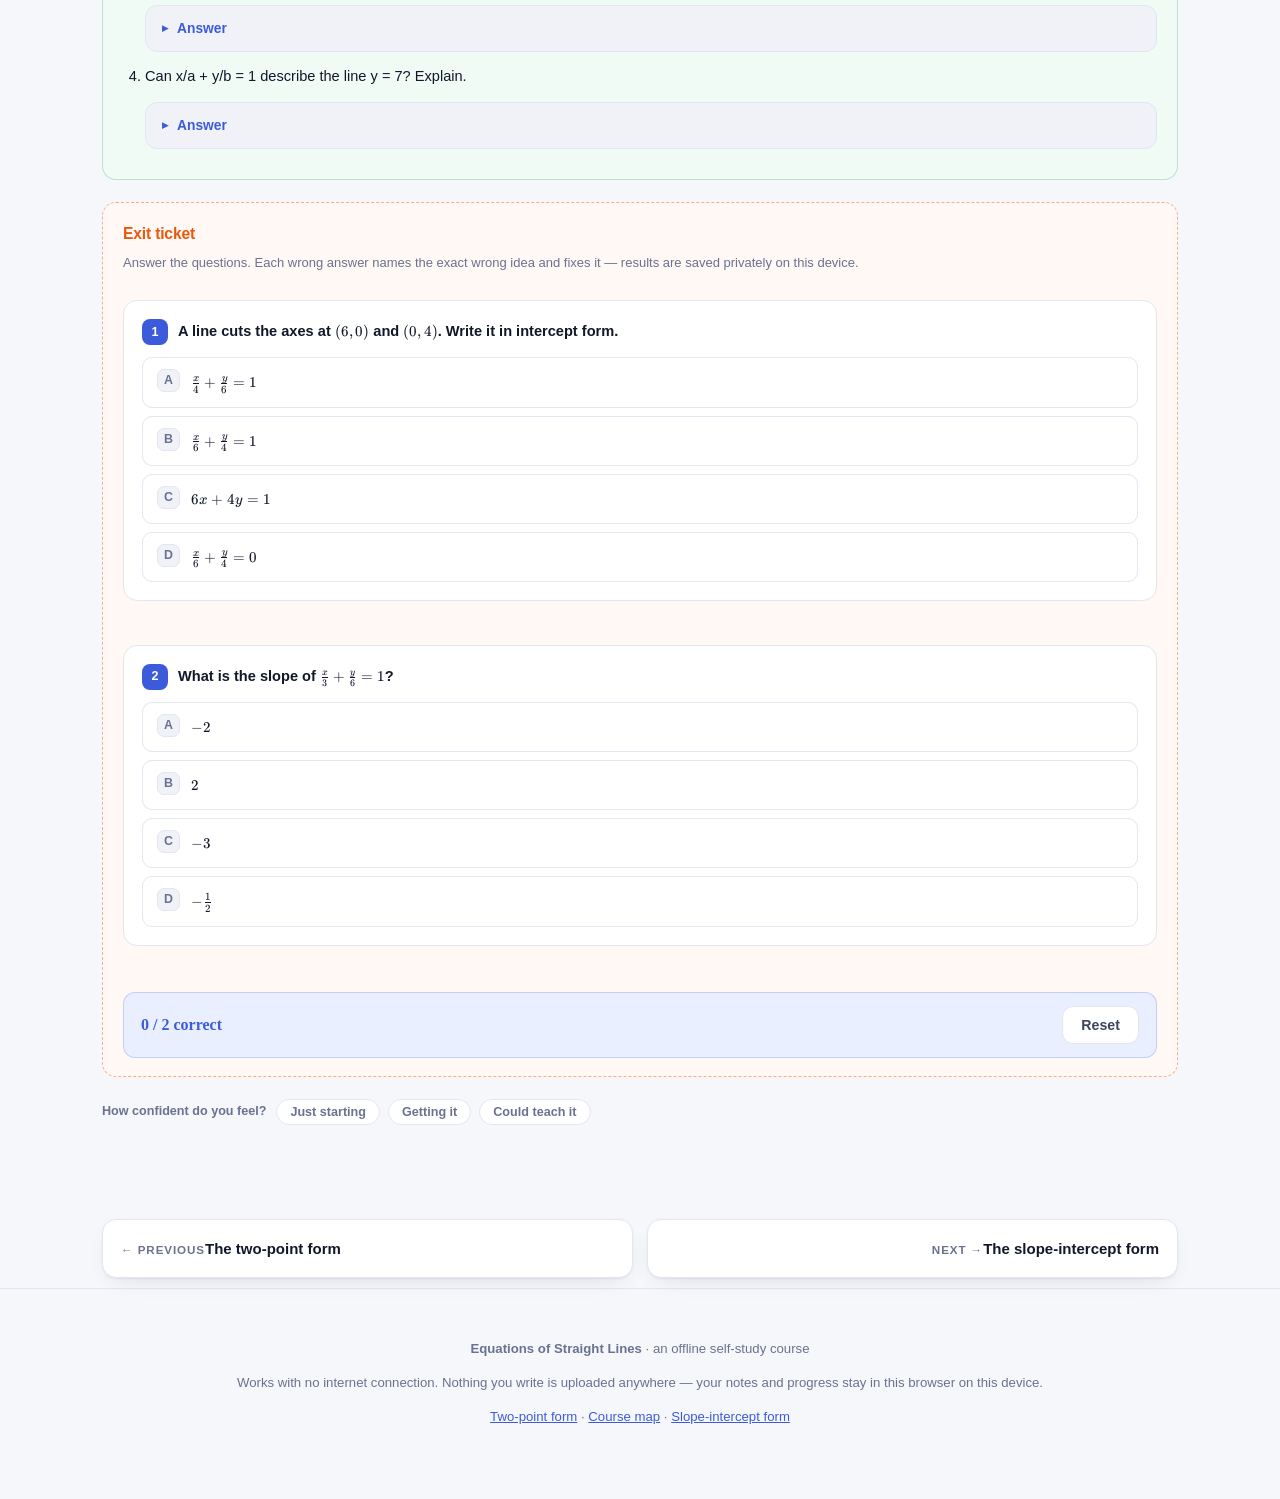
<file: 05-intercept-form.html>
<!DOCTYPE html>
<html lang="en" data-theme="light">
<head>
<meta charset="UTF-8">
<meta name="viewport" content="width=device-width, initial-scale=1.0">
<title>The intercept form — Equations of Straight Lines</title>
<meta name="description" content="Describe a straight line by where it cuts the two axes. the derivation of x/a + y/b = 1, and an interactive graph.">
<link rel="stylesheet" href="assets/style.css">
<link rel="stylesheet" href="assets/katex/katex.min.css">
</head>
<body>
<header class="nav" data-nav></header>

<div class="pagehead">
  <div class="wrap">
    <div class="crumb"><a href="index.html">Course map</a><span class="sep">/</span><span>Chapter 3.2</span></div>
    <div class="steptag"><span class="n">4</span> Step 4 of 10</div>
    <h1>The intercept form</h1>
    <p class="lead">Sometimes the most natural way to describe a line is by where it cuts the two axes. If you know those two cuts, you barely have to do any algebra at all.</p>
    <div class="pagemeta">
      <span>&#9201; <b>about 16 minutes</b></span>
      <span>Case study: <b>The budget line</b></span>
      <span><b>1</b> interactive panel</span>
    </div>
  </div>
</div>

<div class="wrap">

  <div class="goals">
    <h2>In this page you will</h2>
    <ul>
      <li><input type="checkbox" data-goal="g1" id="g1"><label for="g1">Find the <b>x-intercept</b> and <b>y-intercept</b> of any line from its equation</label></li>
      <li><input type="checkbox" data-goal="g2" id="g2"><label for="g2">Write the <b>intercept form</b> <span class="m tex">x</span>/<span class="m tex">a</span> + <span class="m tex">y</span>/<span class="m tex">b</span> = 1 from the two intercepts</label></li>
      <li><input type="checkbox" data-goal="g3" id="g3"><label for="g3">Read the <b>slope</b> straight off the intercepts: <span class="m tex">m</span> = &minus;<span class="m tex">b</span>/<span class="m tex">a</span></label></li>
      <li><input type="checkbox" data-goal="g4" id="g4"><label for="g4">Explain clearly <b>which lines this form cannot describe</b> and why</label></li>
    </ul>
    <p class="glink">Tick these as you go — your ticks are saved on this device. Keyword search: <code>intercept form</code>, <code>x/a + y/b = 1</code>, <code>x-intercept</code>.</p>
  </div>

  <!-- ================= ANIMATED BOARD ================= -->
  <div id="boardBudget"></div>

  <!-- ================= CASE STUDY ================= -->
  <section class="blk">
    <div class="case">
      <div class="case-top">
        <span class="case-badge">Case study</span>
        
      </div>
      <h3>The budget line</h3>
      <p class="scene">You have <b>$12</b> exactly. Pens cost <b>$2</b> each, notebooks cost <b>$3</b> each. If you buy <span class="role">x</span> pens and <span class="role">y</span> notebooks and spend <em>every</em> cent, the rule is <b>2x + 3y = 12</b>. The picture plots that line and marks where it cuts each axis.</p>

      <div class="plotbox">
        <div class="plot-head">
          <div class="eqout">2x + 3y = 12</div>
          <div class="legend">
            <span><i style="background:var(--brand)"></i>all ways to spend $12</span>
            <span><i style="background:var(--accent)"></i>the axis cuts</span>
          </div>
        </div>
        <svg class="plot static" id="plotBudget" aria-label="Graph of 2x + 3y = 12, a line cutting the x-axis at 6 and the y-axis at 4"></svg>
      </div>

    </div>
  </section>

  <!-- ================= THE MATHS ================= -->
  <section class="blk">
    <div class="steptag"><span class="n">3</span>The mathematics</div>
    <h2>From two axis cuts to one formula</h2>
    <p>An <b>intercept</b> is simply where a line meets an axis. There are two kinds, and finding each one means putting the other variable equal to zero.</p>

    <div class="grid2">
      <div>
        <h3>Finding the two intercepts</h3>
        <p>Work on the budget line <span class="m tex">2x + 3y = 12</span>.</p>
        <ol class="steps">
          <li><b>x-intercept</b> — put <span class="m tex">y = 0</span>:
            <div class="formula tex">2x + 3(0) = 12 \;\Rightarrow\; 2x = 12 \;\Rightarrow\; x = 6</div>
            The cut is the point <b>(6, 0)</b>.
          </li>
          <li><b>y-intercept</b> — put <span class="m tex">x = 0</span>:
            <div class="formula tex">2(0) + 3y = 12 \;\Rightarrow\; 3y = 12 \;\Rightarrow\; y = 4</div>
            The cut is the point <b>(0, 4)</b>.
          </li>
        </ol>
      </div>
      <div>
        <svg class="plot static" id="plotFind" aria-label="The line 2x+3y=12 with the x-intercept and y-intercept marked"></svg>
        <p class="small muted center">Put the other variable to zero, and the axis cut appears.</p>
      </div>
    </div>

    <h3>The pattern</h3>
    <p>Take <span class="m tex">2x + 3y = 12</span> and divide <em>everything</em> by 12:</p>
    <div class="formula big tex">\frac{2x}{12} + \frac{3y}{12} = \frac{12}{12} \;\Rightarrow\; \frac{x}{6} + \frac{y}{4} = 1</div>
    <p>The two denominators, 6 and 4, are exactly the two intercepts. So a line that cuts the axes at <span class="m tex">(a, 0)</span> and <span class="m tex">(0, b)</span> can always be written as:</p>
    <div class="formula big tex">\frac{x}{a} + \frac{y}{b} = 1</div>

    <div class="keyidea">
      <span class="k">The intercept form</span>
      <p>A line that cuts the x-axis at <b>(a, 0)</b> and the y-axis at <b>(0, b)</b> has equation <b>x/a + y/b = 1</b>. The denominators <em>are</em> the intercepts.</p>
    </div>

    <h3>Why this is enough</h3>
    <p>Substitute the x-intercept <span class="m tex">(a, 0)</span>: <span class="m tex">\frac{a}{a}</span> + <span class="m tex">\frac{0}{b}</span> = 1 + 0 = 1 — it works. Substitute the y-intercept <span class="m tex">(0, b)</span>: 0 + 1 = 1 — it works too.</p>
    <p>Two points fix a unique line, so if both intercepts satisfy the equation, <em>every</em> point on the line does. The form is genuine.</p>

    <h3>The slope, read off the intercepts</h3>
    <p>Rearrange <span class="m tex">x/a + y/b = 1</span> into slope-intercept form:</p>
    <div class="formula tex">\frac{y}{b} = 1 - \frac{x}{a} \;\Rightarrow\; y = b - \frac{b}{a}x \;\Rightarrow\; y = -\frac{b}{a}x + b</div>
    <p>So the slope is <b>m = &minus;b/a</b> and the y-intercept is <b>b</b>. For the budget line, <span class="m tex">a = 6</span>, <span class="m tex">b = 4</span>, giving <span class="m tex">m = -4/6 = -2/3</span> — a downward slope, exactly as the picture showed.</p>

    <div class="note tip">
      <div class="h">A quick sanity check</div>
      <p>Because <span class="m tex">m = -b/a</span>, the slope and the two intercepts are tied together. If you know any two of {a, b, m}, you can find the third. That is why this form is so handy for sketching.</p>
    </div>

    <h3>The limits of the form</h3>
    <p>The intercept form is brilliant, but it cannot describe <em>every</em> line. Three families escape it:</p>
    <ul class="clean">
      <li><b>A line through the origin</b> cuts both axes at (0, 0), so <span class="m tex">a = 0</span> and <span class="m tex">b = 0</span>. Dividing by zero is impossible.</li>
      <li><b>A horizontal line</b> (other than the x-axis) never cuts the x-axis, so it has no x-intercept — that means <span class="m tex">a</span> does not exist.</li>
      <li><b>A vertical line</b> (other than the y-axis) never cuts the y-axis, so it has no y-intercept — that means <span class="m tex">b</span> does not exist.</li>
    </ul>
    <div class="note warn">
      <div class="h">Do not force it</div>
      <p>These three are still perfectly good lines — they are just written in other forms (<span class="m tex">y = k</span>, <span class="m tex">x = h</span>, or <span class="m tex">y = mx</span>). The intercept form simply is not the right tool for them.</p>
    </div>
  </section>

  <!-- ================= INTERACTIVE ================= -->
  <section class="blk">
    <div class="steptag"><span class="n">4</span>Explore</div>
    <h2>Slide the two intercepts</h2>
    <p>Move <span class="m tex">a</span> and <span class="m tex">b</span>. The graph shows the line through <span class="m tex">(a, 0)</span> and <span class="m tex">(0, b)</span>, and the live readout writes the intercept form, the slope, and the slope-intercept version all at once.</p>

    <div class="grid2 plotfirst">
      <div class="plotbox">
        <div class="plot-head">
          <div class="eqout" id="intEq">x/6 + y/4 = 1</div>
        </div>
        <svg class="plot" id="plotInt" aria-label="Interactive line through the two intercepts a and b"></svg>
        <div class="outmsg" id="intMsg">The line cuts the x-axis at (6, 0) and the y-axis at (0, 4).</div>
      </div>
      <div class="card tight">
        <div class="ctrl">
          <label>x-intercept <span class="m tex">a</span> <b id="intAv">6</b></label>
          <input type="range" id="intA" min="-8" max="8" step="1" value="6">
        </div>
        <div class="ctrl">
          <label>y-intercept <span class="m tex">b</span> <b id="intBv">4</b></label>
          <input type="range" id="intB" min="-8" max="8" step="1" value="4">
        </div>
        <h4>The three descriptions</h4>
        <p class="small">Intercept form: <span class="eqout small" id="intForm"></span></p>
        <p class="small">Slope: <span class="eqout small" id="intSlope"></span></p>
        <p class="small">Slope-intercept: <span class="eqout small" id="intSI"></span></p>
        <div class="note vio" style="margin-top:12px">
          <div class="h">Try this</div>
          <p>Drag <span class="m tex">a</span> or <span class="m tex">b</span> to <b>0</b> and read the warning. A zero intercept shatters the x/a + y/b = 1 form — but the line still exists, just written differently.</p>
        </div>
      </div>
    </div>
  </section>

  <!-- ================= WORKED EXAMPLES ================= -->
  <section class="blk">
    <div class="steptag"><span class="n">5</span>Worked examples</div>
    <h2>Doing it properly, on paper</h2>
    <p>Try each one yourself first — write it down. Only then open the solution.</p>

    <details class="sol">
      <summary>Example 1 &mdash; intercepts 5 and &minus;3</summary>
      <div class="body">
        <p><b>Step 1.</b> x-intercept <span class="m tex">a = 5</span>, y-intercept <span class="m tex">b = -3</span>.</p>
        <div class="formula tex">\frac{x}{5} + \frac{y}{-3} = 1 \;\;\text{\text{or}}\;\; \frac{x}{5} - \frac{y}{3} = 1</div>
        <p><b>Step 2.</b> Clear denominators by multiplying by 15: 3x &minus; 5y = 15.</p>
        <div class="formula tex">3x - 5y = 15</div>
        <p class="small muted">A negative intercept keeps the <b>plus</b> sign in the form; the minus is carried by the denominator.</p>
      </div>
    </details>

    <details class="sol">
      <summary>Example 2 &mdash; 2x + 5y = 20, write in intercept form</summary>
      <div class="body">
        <p><b>Step 1.</b> x-intercept: <span class="m tex">y = 0</span> &rArr; 2x = 20 &rArr; <span class="m tex">x = 10</span>. y-intercept: <span class="m tex">x = 0</span> &rArr; 5y = 20 &rArr; <span class="m tex">y = 4</span>.</p>
        <p><b>Step 2.</b> Substitute <span class="m tex">a = 10</span>, <span class="m tex">b = 4</span>:</p>
        <div class="formula tex">\frac{x}{10} + \frac{y}{4} = 1</div>
        <p><b>Step 3.</b> Slope: <span class="m tex">m = -b/a = -4/10 = -2/5</span>.</p>
      </div>
    </details>

    <details class="sol">
      <summary>Example 3 &mdash; 4x &minus; 3y = 12, write in intercept form</summary>
      <div class="body">
        <p><b>Step 1.</b> x-intercept: <span class="m tex">y = 0</span> &rArr; 4x = 12 &rArr; <span class="m tex">x = 3</span>. y-intercept: <span class="m tex">x = 0</span> &rArr; &minus;3y = 12 &rArr; <span class="m tex">y = -4</span>.</p>
        <p><b>Step 2.</b> Substitute <span class="m tex">a = 3</span>, <span class="m tex">b = -4</span>:</p>
        <div class="formula tex">\frac{x}{3} + \frac{y}{-4} = 1</div>
        <p><b>Step 3.</b> Slope: <span class="m tex">m = -b/a = -(-4)/3 = 4/3</span>.</p>
      </div>
    </details>

    <details class="sol">
      <summary>Example 4 &mdash; through (0, &minus;6) and (4, 0)</summary>
      <div class="body">
        <p><b>Step 1.</b> The point on the y-axis is (0, &minus;6), so <span class="m tex">b = -6</span>. The point on the x-axis is (4, 0), so <span class="m tex">a = 4</span>.</p>
        <p><b>Step 2.</b> Intercept form:</p>
        <div class="formula tex">\frac{x}{4} + \frac{y}{-6} = 1</div>
        <p><b>Step 3.</b> General form: multiply by 12 &rArr; 3x &minus; 2y = 12.</p>
        <div class="formula tex">3x - 2y = 12</div>
      </div>
    </details>
  </section>

  <!-- ================= MISTAKES ================= -->
  <section class="blk">
    <div class="steptag"><span class="n">6</span>Watch out</div>
    <h2>Three ways to lose marks</h2>
    <div class="tbl-wrap">
      <table>
        <thead><tr><th>Mistake</th><th>What goes wrong</th><th>Do this instead</th></tr></thead>
        <tbody>
          <tr><td class="mono">x/a &minus; y/b = 1 for a negative b</td><td>The sign gets flipped twice and the line is wrong</td><td>Keep the <b>plus</b>: x/a + y/b = 1. When b is negative the denominator carries the minus, so it reads x/a &minus; y/|b| = 1</td></tr>
          <tr><td class="mono">Using x/a + y/b = 1 on a line through (0,0)</td><td>a = 0 and b = 0, so you divide by zero</td><td>These lines are written y = mx (or y = 0, x = 0). The intercept form cannot reach them</td></tr>
          <tr><td class="mono">Treating a and b as lengths</td><td>You drop the minus sign on a negative intercept</td><td>a and b are <b>directed</b> intercepts — coordinates, so they can be negative. (0, &minus;4) really means &minus;4</td></tr>
        </tbody>
      </table>
    </div>
  </section>

  <!-- ================= SELF CHECK ================= -->
  <section class="blk">
    <div class="selfcheck">
      <h3>&#10003; Check yourself before you move on</h3>
      <p class="small">Four quick questions. Write your answers down first — then open each one.</p>
      <ol>
        <li>A line cuts the axes at (8, 0) and (0, 2). Write its intercept form and its slope.
          <details class="sol"><summary>Answer</summary><div class="body"><div class="formula tex">\frac{x}{8} + \frac{y}{2} = 1</div><p>Slope m = &minus;b/a = &minus;2/8 = &minus;1/4.</p></div></details>
        </li>
        <li>Write 3x + 2y = 18 in intercept form.
          <details class="sol"><summary>Answer</summary><div class="body"><p>x-intercept: 3x = 18 &rArr; x = 6. y-intercept: 2y = 18 &rArr; y = 9.</p><div class="formula tex">\frac{x}{6} + \frac{y}{9} = 1</div></div></details>
        </li>
        <li>A line has intercept form x/4 + y/(&minus;5) = 1. Where does it cut the axes, and what is its slope?
          <details class="sol"><summary>Answer</summary><div class="body"><p>By reading the denominators: x-intercept a = 4, so (4, 0); y-intercept b = &minus;5, so (0, &minus;5). Slope m = &minus;b/a = &minus;(&minus;5)/4 = 5/4.</p></div></details>
        </li>
        <li>Can x/a + y/b = 1 describe the line y = 7? Explain.
          <details class="sol"><summary>Answer</summary><div class="body"><p>No. The line y = 7 is horizontal and never cuts the x-axis, so it has no x-intercept (a does not exist). It is written directly as y = 7 instead.</p></div></details>
        </li>
      </ol>
    </div>

    <div class="reflect">
      <h3>Exit ticket</h3>
      <p class="sub">Answer the questions. Each wrong answer names the exact wrong idea and fixes it — results are saved privately on this device.</p>
      
      <div data-exit></div>
    </div>

    <div class="conf" data-conf></div>
  </section>

  <div data-pnav class="pnav"></div>
</div>

<footer>
  <div class="wrap">
    <p><b>Equations of Straight Lines</b> &middot; an offline self-study course</p>
    <p>Works with no internet connection. Nothing you write is uploaded anywhere &mdash; your notes and progress stay in this browser on this device.</p>
    <p><a href="04-two-point.html">Two-point form</a> &middot; <a href="index.html">Course map</a> &middot; <a href="06-slope-intercept.html">Slope-intercept form</a></p>
  </div>
</footer>

<script src="assets/katex/katex.min.js"></script>
<script src="assets/tex.js"></script>
<script src="assets/concept-data.js"></script>
<script src="assets/concept.js"></script>
<script src="assets/plot.js"></script>
<script src="assets/anim.js"></script>
<script src="assets/app.js"></script>
<script>
/* ================= 1. case-study figure: the budget line ================= */
(function(){
  var svg = document.getElementById("plotBudget");
  if (!svg) return;
  var p = new Plot(svg, {xmin:-1, xmax:8, ymin:-1, ymax:6});
  p.reset();
  // line 2x + 3y = 12  ->  y = 4 - (2/3)x
  p.line(-2/3, 4, {color:"var(--brand)", width:3.2});
  p.dotted(6, 0, 6, 0, {color:"var(--ink-3)"});
  // dotted guides to the axes are the axes themselves; mark the cuts
  p.point(6, 0, {color:"var(--accent)", r:7, label:"(6, 0)", labelDx:10, labelDy:-11});
  p.point(0, 4, {color:"var(--accent)", r:7, label:"(0, 4)", labelDx:12, labelDy:-11});
  p.text(3, 2.6, "2x + 3y = 12", {anchor:"middle", size:13, color:"var(--brand)"});
  // a couple of whole-number combos
  p.point(3, 2, {color:"var(--good)", r:4});
  p.point(0, 4, {color:"var(--good)", r:4});
  p.point(6, 0, {color:"var(--good)", r:4});
})();

/* ================= 2. derivation figure: find intercepts ================= */
(function(){
  var svg = document.getElementById("plotFind");
  if (!svg) return;
  var p = new Plot(svg, {xmin:-1, xmax:8, ymin:-1, ymax:6});
  p.reset();
  p.line(-2/3, 4, {color:"var(--brand)", width:3.2});
  p.dotted(6, 0, 6, 4, {color:"var(--ink-3)", dash:"4 4"});
  p.dotted(0, 4, 6, 4, {color:"var(--ink-3)", dash:"4 4"});
  p.point(6, 0, {color:"var(--accent)", r:7, label:"(6, 0)", labelDx:10, labelDy:18, anchor:"middle"});
  p.point(0, 4, {color:"var(--accent)", r:7, label:"(0, 4)", labelDx:-10, labelDy:-11, anchor:"end"});
})();

/* ================= 3. interactive: slide the intercepts ================= */
(function(){
  var svg = document.getElementById("plotInt");
  if (!svg) return;
  var p = new Plot(svg, {xmin:-9, xmax:9, ymin:-7, ymax:7});
  var A = document.getElementById("intA"), B = document.getElementById("intB");
  var Av = document.getElementById("intAv"), Bv = document.getElementById("intBv");
  var EQ = document.getElementById("intEq"), FORM = document.getElementById("intForm");
  var SL = document.getElementById("intSlope"), SI = document.getElementById("intSI");
  var MSG = document.getElementById("intMsg");

  function interceptStr(a, b){
    var ys = (b < 0) ? (" &minus; y/" + nf(Math.abs(b))) : (" + y/" + nf(b));
    return "x/" + nf(a) + ys + " = 1";
  }

  function draw(){
    var a = +A.value, b = +B.value;
    Av.textContent = nf(a); Bv.textContent = nf(b);
    p.reset();

    if (a === 0 && b === 0){
      p.point(0, 0, {color:"var(--accent)", r:7, label:"(0, 0)"});
      EQ.innerHTML = "x/a + y/b = 1 needs two intercepts";
      FORM.innerHTML = "&mdash;";
      SL.innerHTML = "&mdash;";
      SI.innerHTML = "&mdash;";
      MSG.innerHTML = "<b>Why it breaks:</b> both intercepts are zero, so the only point named by the intercepts is the origin. No single line is fixed. Choose a and b that are not both zero.";
      return;
    }
    if (a === 0){
      p.vline(0, {color:"var(--brand)", width:3.2});
      p.point(0, b, {color:"var(--accent)", r:7, label:"(0, " + nf(b) + ")", labelDx:12, labelDy:-11});
      EQ.innerHTML = "x/a + y/b = 1 fails (a = 0)";
      FORM.innerHTML = "no intercept form";
      SL.innerHTML = "does not exist";
      SI.innerHTML = "x = 0";
      MSG.innerHTML = "<b>Why it breaks:</b> the x-intercept is (0, 0), so the denominator a is zero and x/a is meaningless. <b>What the line is instead:</b> it passes through (0, 0) and (0, " + nf(b) + "), so every point has x = 0. The line is <b>x = 0</b>.";
      return;
    }
    if (b === 0){
      p.hline(0, {color:"var(--brand)", width:3.2});
      p.point(a, 0, {color:"var(--accent)", r:7, label:"(" + nf(a) + ", 0)", labelDx:10, labelDy:-11});
      EQ.innerHTML = "x/a + y/b = 1 fails (b = 0)";
      FORM.innerHTML = "no intercept form";
      SL.innerHTML = "0";
      SI.innerHTML = "y = 0";
      MSG.innerHTML = "<b>Why it breaks:</b> the y-intercept is (0, 0), so the denominator b is zero and y/b is meaningless. <b>What the line is instead:</b> it passes through (" + nf(a) + ", 0) and (0, 0), so every point has y = 0. The line is <b>y = 0</b>.";
      return;
    }

    var m = -b / a, c = b;
    p.line(m, c, {color:"var(--brand)", width:3.2});
    p.dotted(a, 0, 0, b, {color:"var(--ink-3)", dash:"4 4"});
    p.point(a, 0, {color:"var(--accent)", r:7, label:"(" + nf(a) + ", 0)", labelDx:10, labelDy:-11});
    p.point(0, b, {color:"var(--accent)", r:7, label:"(0, " + nf(b) + ")", labelDx:12, labelDy:-11});

    EQ.innerHTML = interceptStr(a, b);
    FORM.innerHTML = interceptStr(a, b);
    SL.innerHTML = "m = " + fracHTML(-b, a);
    SI.innerHTML = eqLine(m, c);
    MSG.innerHTML = "The line cuts the x-axis at (" + nf(a) + ", 0) and the y-axis at (0, " + nf(b) + "). Slope m = &minus;b/a = " + fracHTML(-b, a) + ", and rewriting gives " + eqLine(m, c) + ".";
  }

  [A, B].forEach(function(inp){
    inp.addEventListener("input", function(){
      [A, B].forEach(setRangeFill);
      draw();
    });
    setRangeFill(inp);
  });

  draw();
})();

/* ================= animated board: the budget line ================= */
(function () {
  if (!window.Anim) return;
  var E = Anim.E, seg = Anim.seg, nf = Anim.nf, fr = Anim.fr, lerp = Anim.lerp;

  var M = -2 / 3, C = 4; // 2x + 3y = 12  ->  y = -(2/3)x + 4

  function termStr(c) { return (c < 0 ? " − " : " + ") + nf(Math.abs(c), 0); }

  var lesson = {
    id: "budget", no: "CS", name: "The budget line",
    view: { x: [-8, 8], y: [-8, 8], xs: 1, ys: 1 },
    controls: [
      { k: "a", label: "x-intercept a", min: -8, max: 8, step: 1, value: 6 },
      { k: "b", label: "y-intercept b", min: -8, max: 8, step: 1, value: 4 }
    ],
    steps: [
      {
        title: "Twelve dollars, two prices",
        dur: 2200,
        body: "<p>You have $12 exactly. Pens cost $2 and notebooks $3, so <span class='m'>2x + 3y = 12</span>. Watch the line draw itself from one axis cut to the other.</p>",
        draw: function (g, t) {
          g.line(M, C, { color: "c1", w: 3.4, t: E(t, 0, 1), head: true, grad: ["c1", "c4"] });
          g.tracerLine(M, C, { color: "c3", w: 3.2, alpha: E(t, .75, 1) });
        }
      },
      {
        title: "Where it cuts each axis",
        dur: 2400,
        body: "<p>Put <span class='m'>y = 0</span> and the line meets the x-axis at <b>(6, 0)</b>; put <span class='m'>x = 0</span> and it meets the y-axis at <b>(0, 4)</b>. Those two points are the whole story.</p>",
        draw: function (g, t) {
          g.line(M, C, { color: "c1", w: 3, alpha: .55 });
          var a1 = E(t, 0, .5), a2 = E(t, .45, 1);
          g.dot(6, 0, { color: "c3", r: 7, p: a1, glow: true, pulse: true, ring: true, label: "(6, 0)", dx: -12, dy: -16, align: "right" });
          g.dot(0, 4, { color: "c3", r: 7, p: a2, glow: true, pulse: true, ring: true, label: "(0, 4)", dx: 12, dy: -16 });
          g.seg(6, 0, 6, 4, { color: "muted", w: 1.4, dash: [4, 4], t: a1 });
          g.seg(0, 4, 6, 4, { color: "muted", w: 1.4, dash: [4, 4], t: a2 });
          g.corner("x-intercept 6    y-intercept 4", { p: E(t, .6, 1) });
        }
      },
      {
        title: "Divide the whole equation by 12",
        dur: 2800,
        body: "<p>Take <span class='m'>2x + 3y = 12</span> and divide <em>every</em> term by 12. The denominators that appear, 6 and 4, are exactly the two intercepts.</p>",
        draw: function (g, t) {
          g.line(M, C, { color: "c1", w: 3, alpha: .5 });
          g.dot(6, 0, { color: "c3", r: 6, alpha: .9 });
          g.dot(0, 4, { color: "c3", r: 6, alpha: .9 });
          var s1 = seg(t, 0, .34), s2 = seg(t, .34, .67), s3 = seg(t, .67, 1);
          var txt = s3 > 0 ? "x/6 + y/4 = 1" : (s2 > 0 ? "2x/12 + 3y/12 = 1" : "2x + 3y = 12");
          g.corner(txt, { p: 1 });
          g.tag("this is the intercept form", g.pad.l + 6, g.pad.t + 34,
            { align: "left", size: 12, color: "c4", bold: true, alpha: E(t, .72, 1) });
        }
      },
      {
        title: "The slope, straight from the intercepts",
        dur: 2600,
        body: "<p>Drop a right triangle between the two axis cuts. The horizontal leg is the <b>run = 6</b>, the vertical leg is the <b>rise = 4</b>. So the slope is <b>m = −4/6 = −2/3</b>.</p>",
        draw: function (g, t) {
          g.line(M, C, { color: "c1", w: 3, alpha: .55 });
          var a = E(t, 0, .7);
          g.seg(6, 0, 0, 0, { color: "c2", w: 2.6, t: a });
          g.seg(0, 0, 0, 4, { color: "c2", w: 2.6, t: a });
          g.rightAngle(0, 0, -1, 1, { alpha: a, color: "c2" });
          g.lab("run = 6", 3, 0, { dx: 0, dy: 18, align: "center", size: 12, color: "c2", bold: true, alpha: a });
          g.lab("rise = 4", 0, 2, { dx: -14, dy: 0, align: "right", size: 12, color: "c2", bold: true, alpha: a });
          g.dot(6, 0, { color: "c3", r: 6, alpha: .9 });
          g.dot(0, 4, { color: "c3", r: 6, alpha: .9 });
          g.corner("m = −b/a = −4/6 = −2/3", { p: E(t, .6, 1) });
        }
      },
      {
        title: "Two intercepts fix the line",
        dur: 2400,
        body: "<p>A single dot travels from one cut to the other. Because two points decide a line, naming the intercepts is enough to pin down the whole picture.</p>",
        draw: function (g, t) {
          g.line(M, C, { color: "c1", w: 3, alpha: .6 });
          var px = lerp(6, 0, E(t, 0, 1)), py = lerp(0, 4, E(t, 0, 1));
          g.dot(px, py, { color: "c3", r: 7, glow: true, pulse: true, label: "(" + nf(px, 0) + ", " + nf(py, 0) + ")", dx: 12, dy: -16 });
          g.dot(6, 0, { color: "c3", r: 5.5, alpha: .8 });
          g.dot(0, 4, { color: "c3", r: 5.5, alpha: .8 });
          g.tag("x/6 + y/4 = 1", g.pad.l + 6, g.pad.t + 14, { align: "left", mono: true, size: 12.5, color: "c1", bold: true, alpha: E(t, .5, 1) });
          g.tag("y = −2x/3 + 4", g.pad.l + 6, g.pad.t + 34, { align: "left", mono: true, size: 12.5, color: "c4", bold: true, alpha: E(t, .65, 1) });
        }
      },
      {
        title: "Explore: slide the two intercepts",
        dur: 900, explore: true,
        body: "<p>Move <span class='m'>a</span> and <span class='m'>b</span>. The line through (a, 0) and (0, b) redraws, and the readout writes the intercept form, the slope as a fraction, and the slope-intercept version. Set either to 0 to see the form break.</p>",
        draw: function (g, t, P) {
          var a = P.a, b = P.b;
          if (a === 0 && b === 0) {
            g.dot(0, 0, { color: "c3", r: 6, glow: true, label: "(0, 0)", dx: 12, dy: -16 });
            g.corner("both intercepts 0 — the origin alone fixes no line", { alpha: .95 });
            return;
          }
          if (a === 0) {
            g.hl(b, { color: "c1", w: 3.2, from: -8, to: 8 });
            g.dot(0, b, { color: "c3", r: 7, glow: true, pulse: true, label: "(0, " + nf(b, 0) + ")", dx: 12, dy: -16 });
            g.corner("a = 0 → the horizontal line y = " + nf(b, 0), { alpha: .95 });
            return;
          }
          if (b === 0) {
            g.vl(a, { color: "c1", w: 3.2, from: -8, to: 8 });
            g.dot(a, 0, { color: "c3", r: 7, glow: true, pulse: true, label: "(" + nf(a, 0) + ", 0)", dx: 12, dy: -16 });
            g.corner("b = 0 → the vertical line x = " + nf(a, 0), { alpha: .95 });
            return;
          }
          var m = -b / a;
          g.line(m, b, { color: "c1", w: 3.2, grad: ["c1", "c4"] });
          g.dot(a, 0, { color: "c3", r: 6.5, glow: true, pulse: true, label: "(" + nf(a, 0) + ", 0)", dx: -12, dy: -16, align: "right" });
          g.dot(0, b, { color: "c3", r: 6.5, glow: true, pulse: true, label: "(0, " + nf(b, 0) + ")", dx: 12, dy: -16 });
        },
        readout: function (P) {
          var a = P.a, b = P.b;
          if (a === 0 && b === 0)
            return "Both intercepts zero — the origin alone fixes no line. The intercept form <b>x/a + y/b = 1</b> is undefined here.";
          if (a === 0)
            return "x-intercept a = 0 → the form breaks. The line is the <b>horizontal line y = " + nf(b, 0) + "</b> (slope 0).";
          if (b === 0)
            return "y-intercept b = 0 → the form breaks. The line is the <b>vertical line x = " + nf(a, 0) + "</b> (slope does not exist).";
          return "<b>x/" + nf(a, 0) + " + y/" + nf(b, 0) + " = 1</b><br>" +
                 "slope m = −b/a = " + fr(-b, a) + "<br>" +
                 "slope-intercept: y = " + fr(-b, a) + "x" + termStr(b);
        }
      }
    ]
  };

  var el = document.getElementById("boardBudget");
  if (el) Anim.mount(el, lesson);
})();
</script>
</body>
</html>
</file>
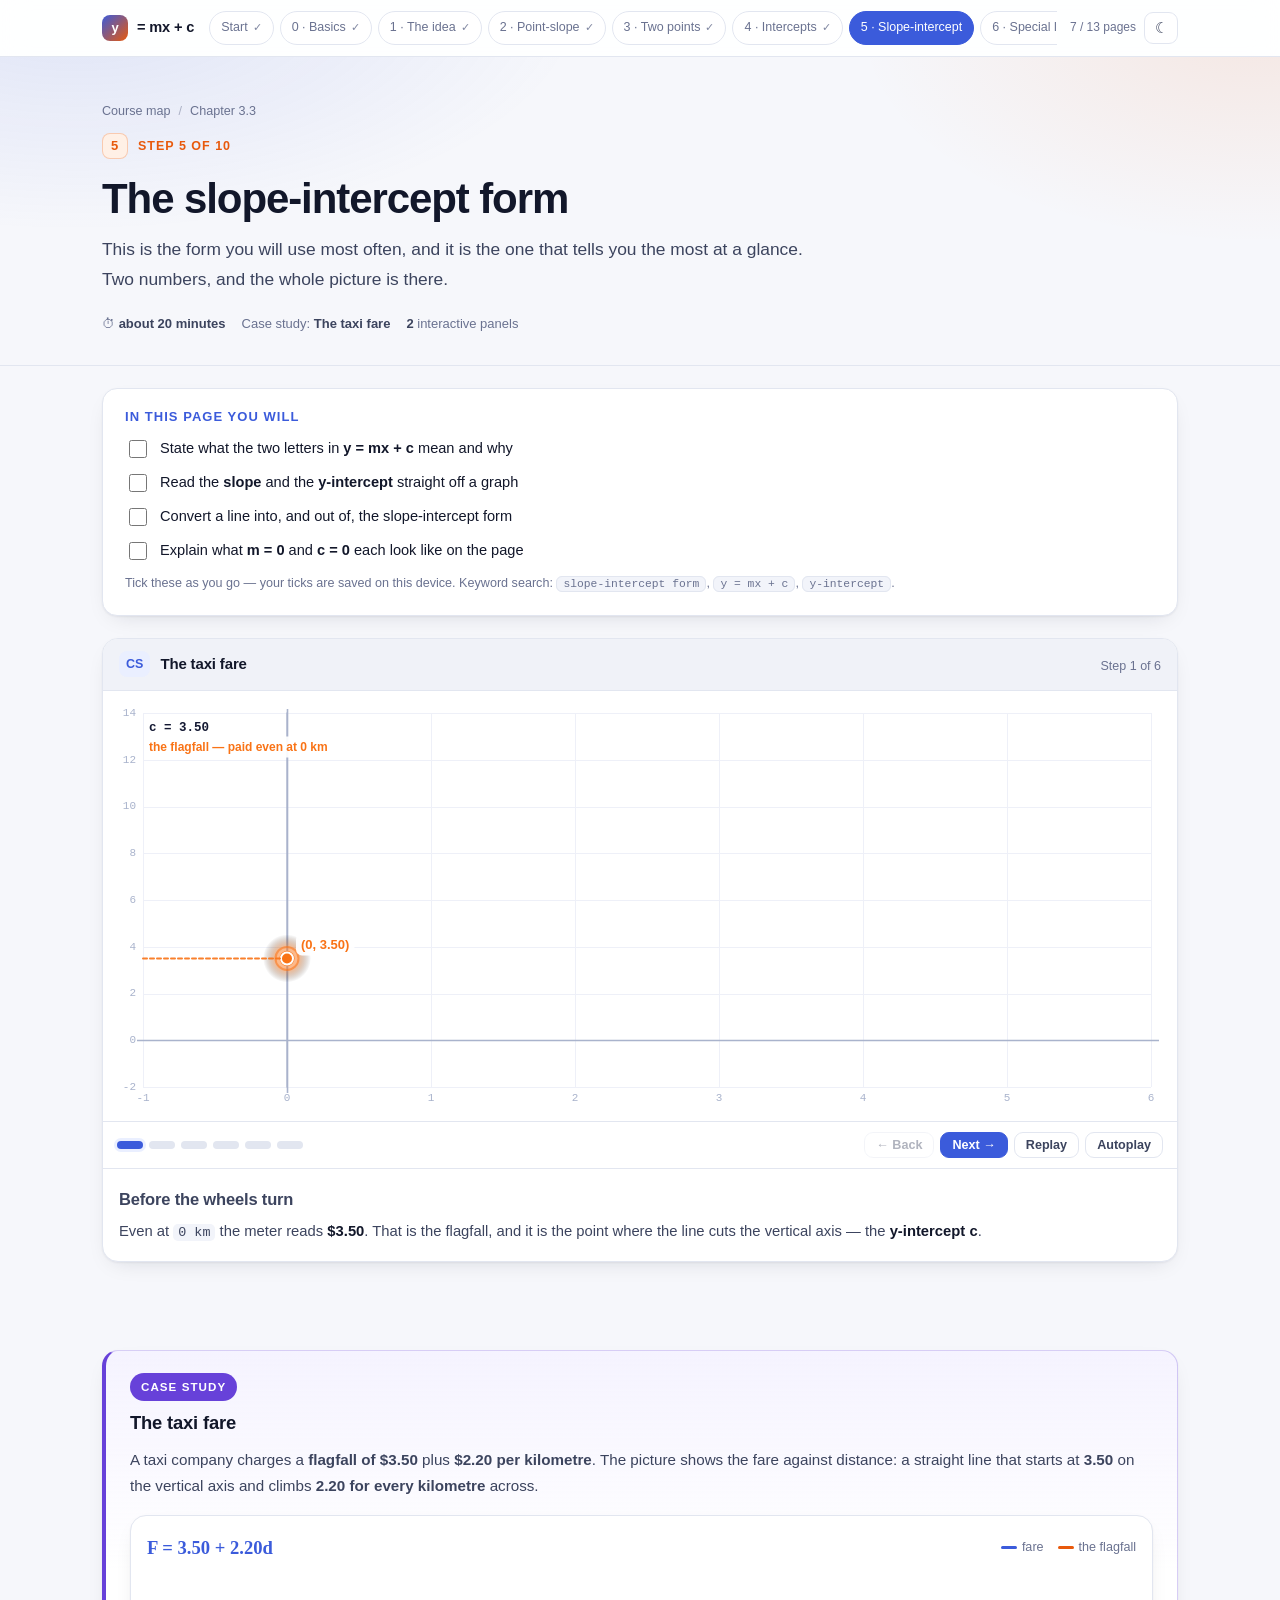
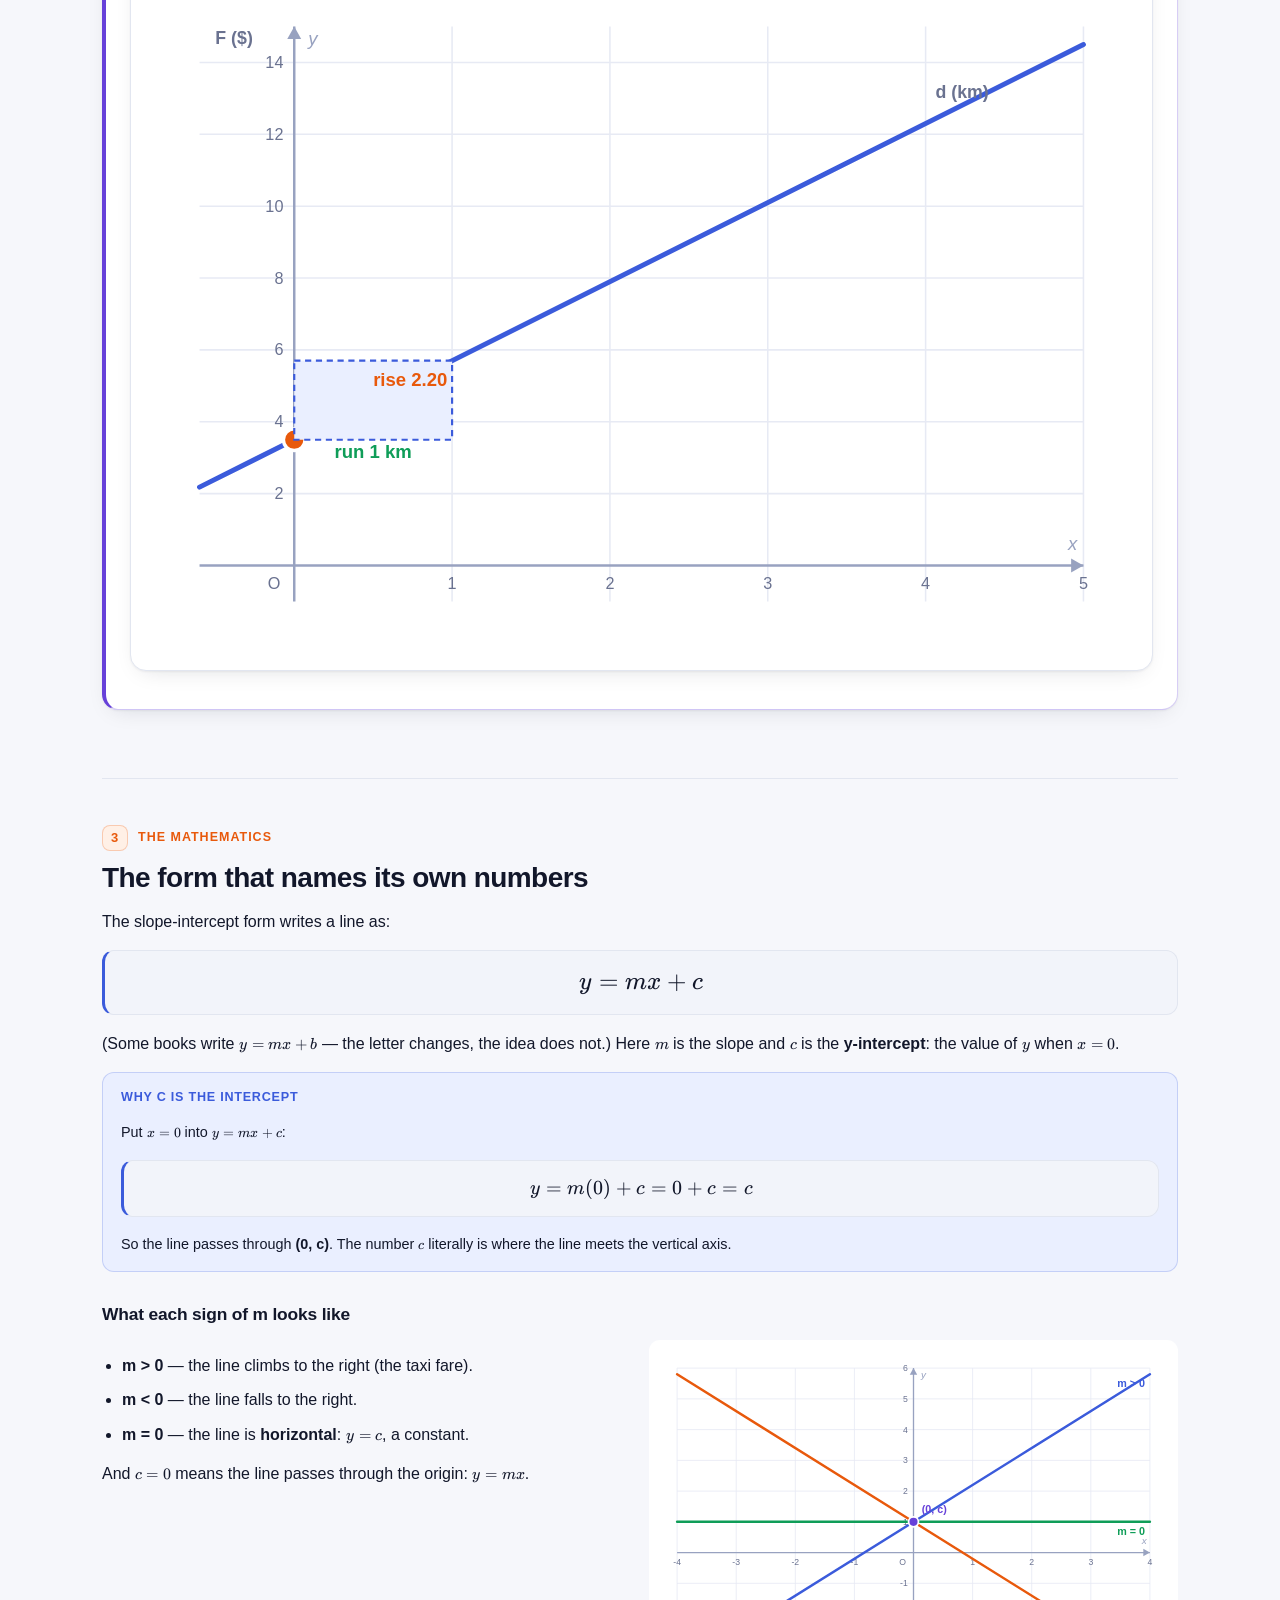
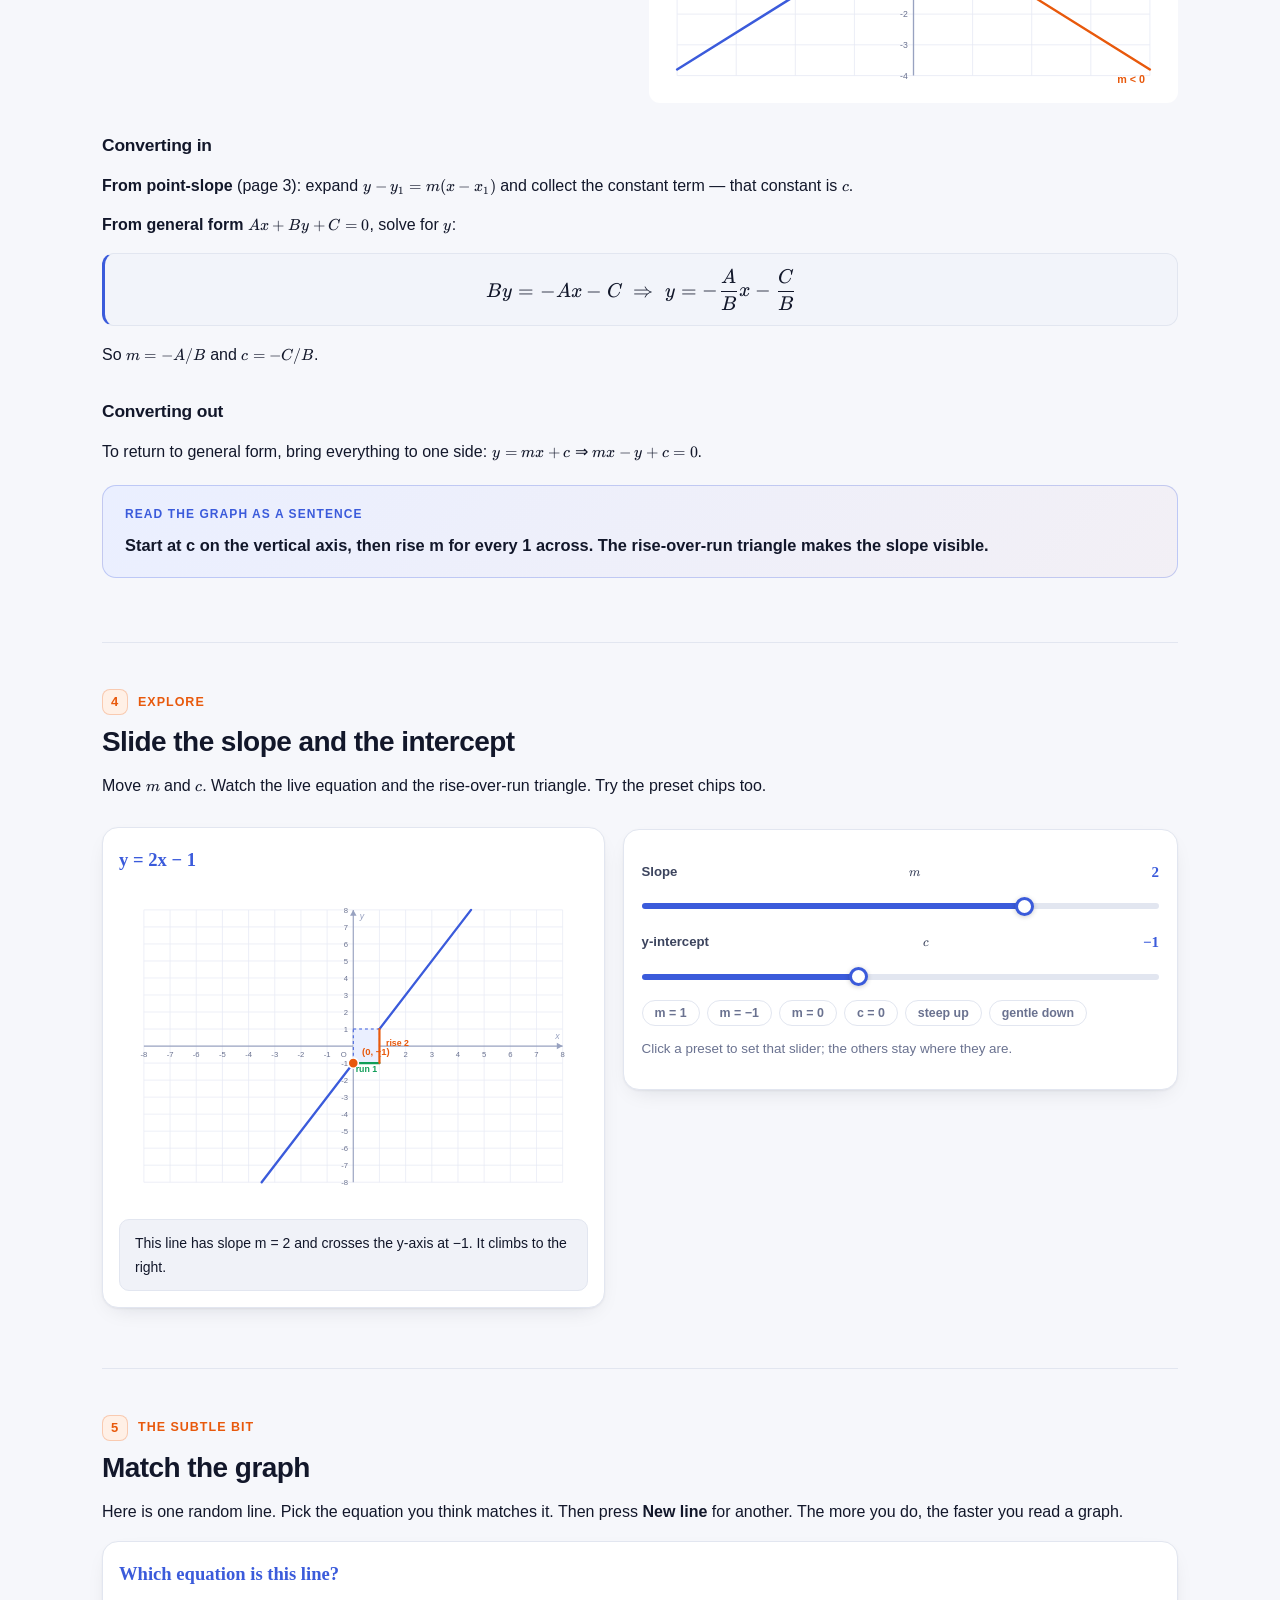
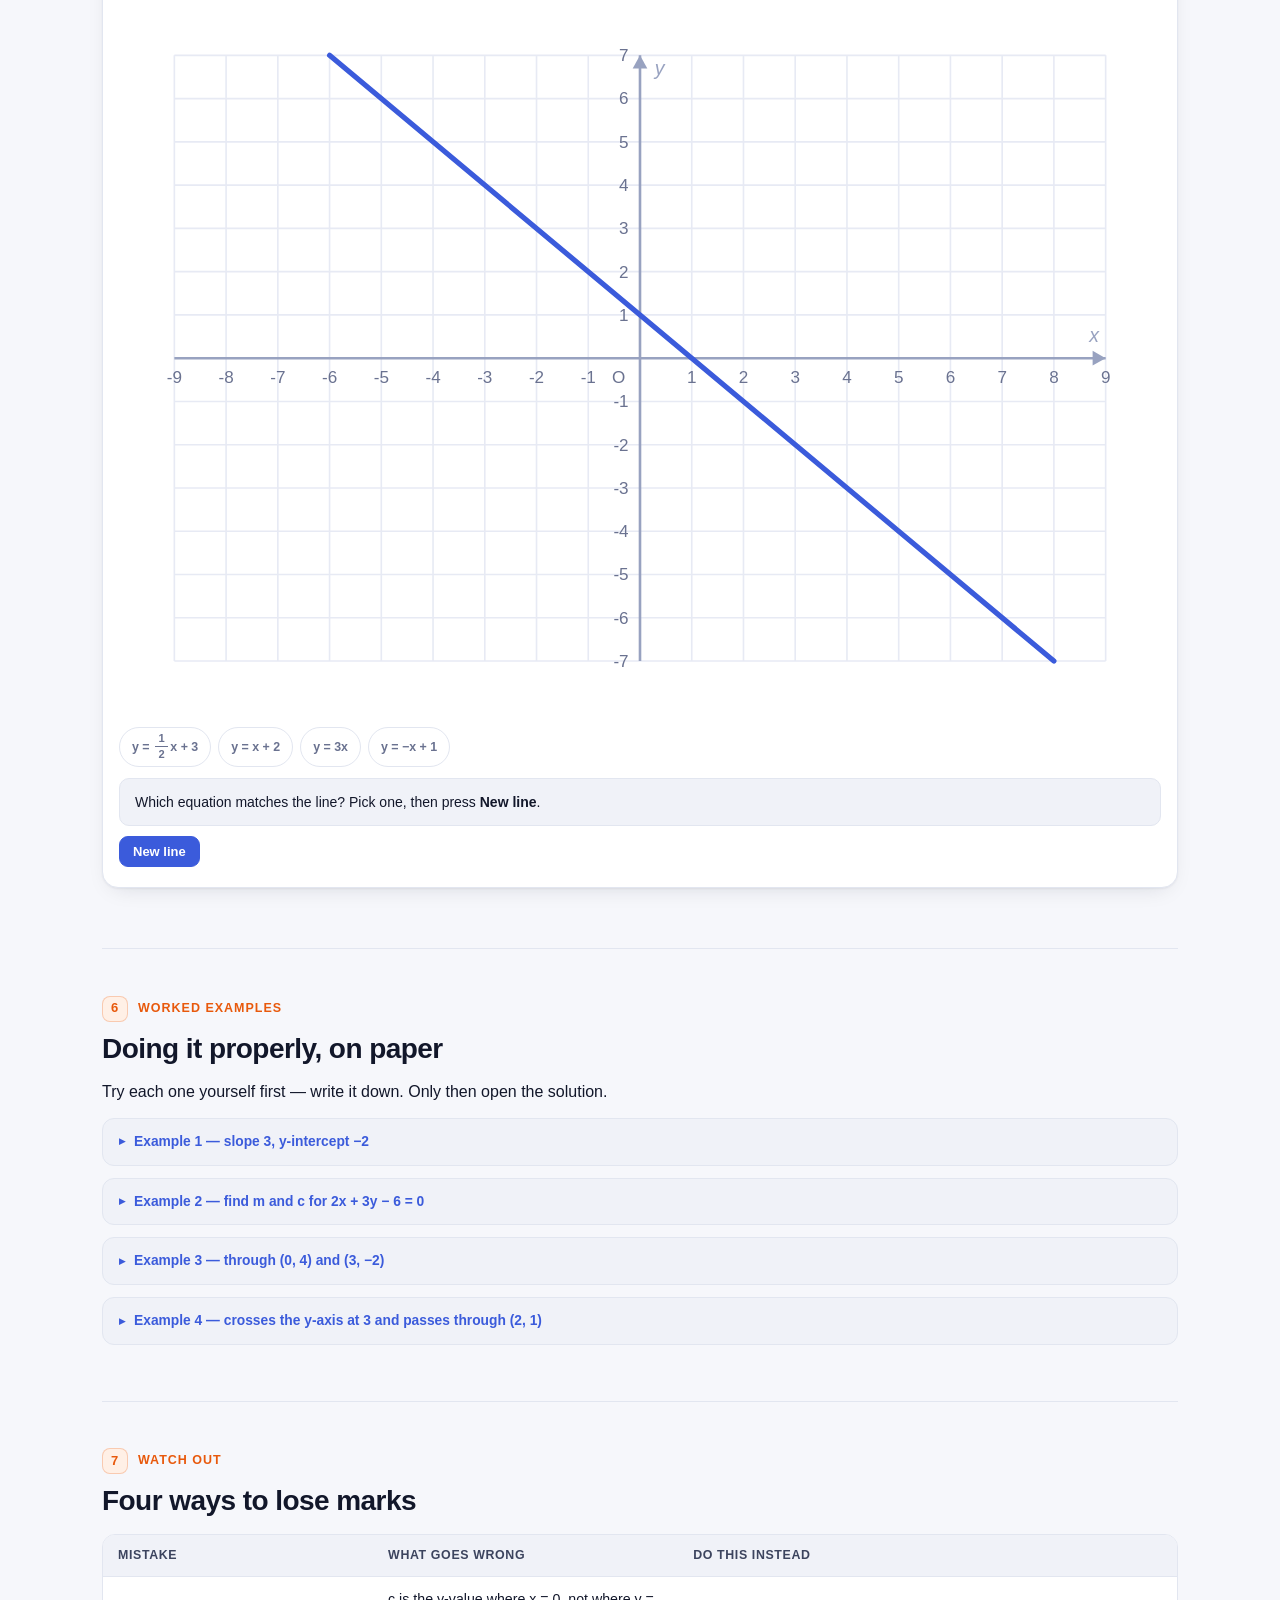
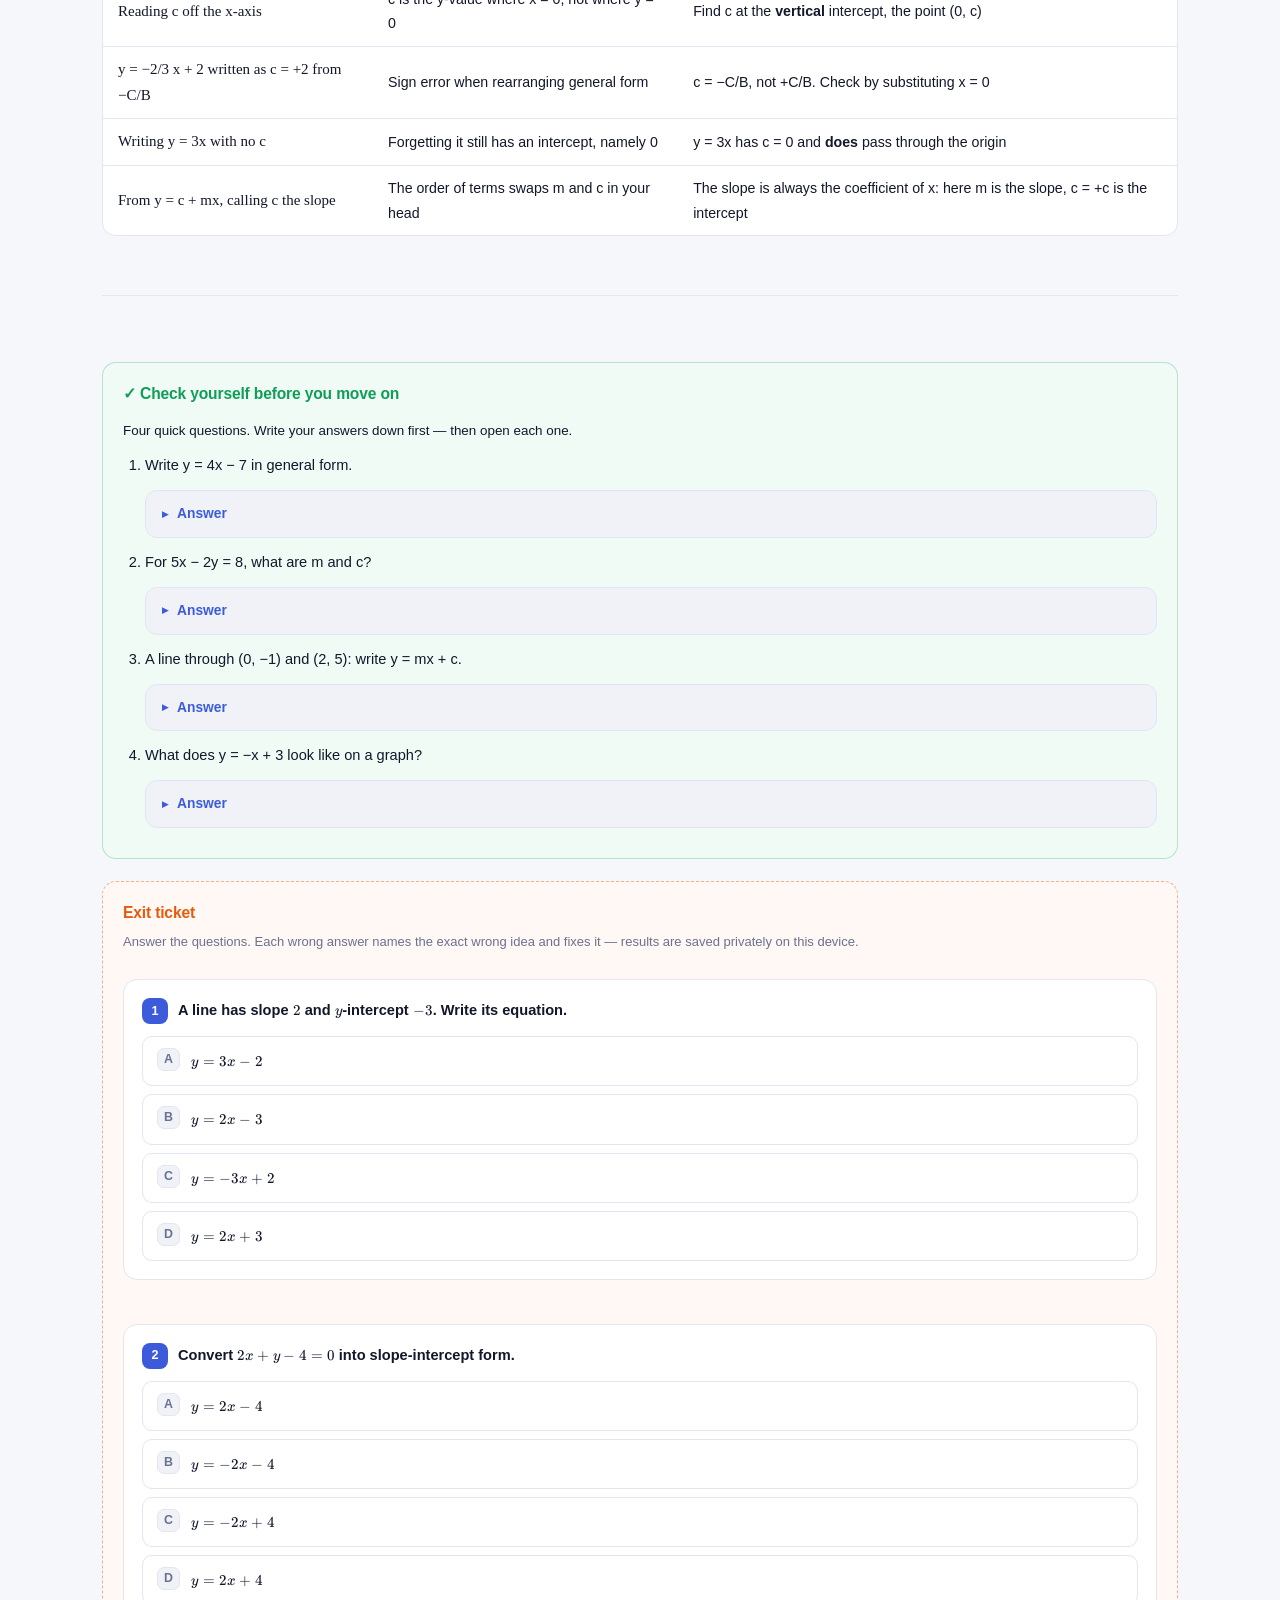
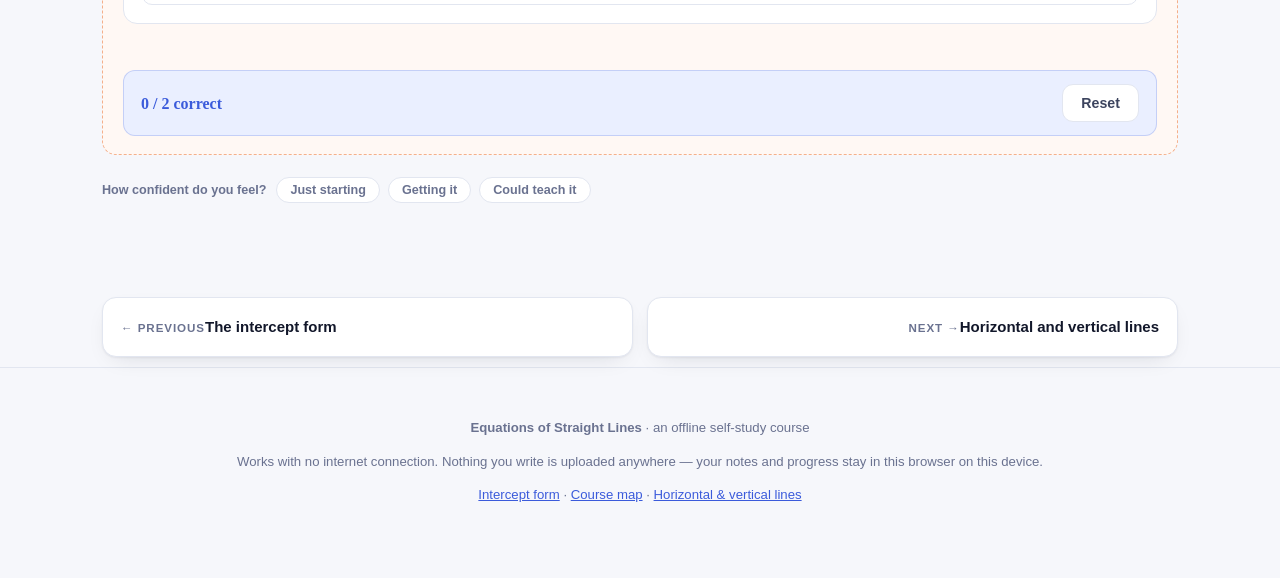
<file: 06-slope-intercept.html>
<!DOCTYPE html>
<html lang="en" data-theme="light">
<head>
<meta charset="UTF-8">
<meta name="viewport" content="width=device-width, initial-scale=1.0">
<title>The slope-intercept form — Equations of Straight Lines</title>
<meta name="description" content="The form you will use most often: y = mx + c. the derivation, two interactive panels, and a match-the-graph challenge.">
<link rel="stylesheet" href="assets/style.css">
<link rel="stylesheet" href="assets/katex/katex.min.css">
</head>
<body>
<header class="nav" data-nav></header>

<div class="pagehead">
  <div class="wrap">
    <div class="crumb"><a href="index.html">Course map</a><span class="sep">/</span><span>Chapter 3.3</span></div>
    <div class="steptag"><span class="n">5</span> Step 5 of 10</div>
    <h1>The slope-intercept form</h1>
    <p class="lead">This is the form you will use most often, and it is the one that tells you the most at a glance. Two numbers, and the whole picture is there.</p>
    <div class="pagemeta">
      <span>&#9201; <b>about 20 minutes</b></span>
      <span>Case study: <b>The taxi fare</b></span>
      <span><b>2</b> interactive panels</span>
    </div>
  </div>
</div>

<div class="wrap">

  <div class="goals">
    <h2>In this page you will</h2>
    <ul>
      <li><input type="checkbox" data-goal="g1" id="g1"><label for="g1">State what the two letters in <b>y = mx + c</b> mean and why</label></li>
      <li><input type="checkbox" data-goal="g2" id="g2"><label for="g2">Read the <b>slope</b> and the <b>y-intercept</b> straight off a graph</label></li>
      <li><input type="checkbox" data-goal="g3" id="g3"><label for="g3">Convert a line into, and out of, the slope-intercept form</label></li>
      <li><input type="checkbox" data-goal="g4" id="g4"><label for="g4">Explain what <b>m = 0</b> and <b>c = 0</b> each look like on the page</label></li>
    </ul>
    <p class="glink">Tick these as you go — your ticks are saved on this device. Keyword search: <code>slope-intercept form</code>, <code>y = mx + c</code>, <code>y-intercept</code>.</p>
  </div>

  <!-- ================= ANIMATED BOARD ================= -->
  <div id="boardTaxi"></div>

  <!-- ================= CASE STUDY ================= -->
  <section class="blk">
    <div class="case">
      <div class="case-top">
        <span class="case-badge">Case study</span>
        
      </div>
      <h3>The taxi fare</h3>
      <p class="scene">A taxi company charges a <b>flagfall of $3.50</b> plus <b>$2.20 per kilometre</b>. The picture shows the fare against distance: a straight line that starts at <b>3.50</b> on the vertical axis and climbs <b>2.20 for every kilometre</b> across.</p>

      <div class="plotbox">
        <div class="plot-head">
          <div class="eqout">F = 3.50 + 2.20d</div>
          <div class="legend">
            <span><i style="background:var(--brand)"></i>fare</span>
            <span><i style="background:var(--accent)"></i>the flagfall</span>
          </div>
        </div>
        <svg class="plot static" id="plotTaxi" aria-label="Graph of taxi fare against distance, a line starting at 3.50 and rising 2.20 per km"></svg>
      </div>

    </div>
  </section>

  <!-- ================= THE MATHS ================= -->
  <section class="blk">
    <div class="steptag"><span class="n">3</span>The mathematics</div>
    <h2>The form that names its own numbers</h2>
    <p>The slope-intercept form writes a line as:</p>
    <div class="formula big tex">y = mx + c</div>
    <p>(Some books write <span class="m tex">y = mx + b</span> — the letter changes, the idea does not.) Here <span class="m tex">m</span> is the slope and <span class="m tex">c</span> is the <b>y-intercept</b>: the value of <span class="m tex">y</span> when <span class="m tex">x = 0</span>.</p>

    <div class="note tip">
      <div class="h">Why c is the intercept</div>
      <p>Put <span class="m tex">x = 0</span> into <span class="m tex">y = mx + c</span>:</p>
      <div class="formula tex">y = m(0) + c = 0 + c = c</div>
      <p>So the line passes through <b>(0, c)</b>. The number <span class="m tex">c</span> literally is where the line meets the vertical axis.</p>
    </div>

    <h3>What each sign of m looks like</h3>
    <div class="grid2">
      <div>
        <ul class="clean">
          <li><b>m &gt; 0</b> &mdash; the line climbs to the right (the taxi fare).</li>
          <li><b>m &lt; 0</b> &mdash; the line falls to the right.</li>
          <li><b>m = 0</b> &mdash; the line is <b>horizontal</b>: <span class="m tex">y = c</span>, a constant.</li>
        </ul>
        <p>And <span class="m tex">c = 0</span> means the line passes through the origin: <span class="m tex">y = mx</span>.</p>
      </div>
      <div>
        <svg class="plot static" id="plotSigns" aria-label="Three lines showing positive, negative and zero slope with the same intercept"></svg>
      </div>
    </div>

    <h3>Converting in</h3>
    <p><b>From point-slope</b> (page 3): expand <span class="m tex">y - y_1 = m(x - x_1)</span> and collect the constant term — that constant is <span class="m tex">c</span>.</p>
    <p><b>From general form</b> <span class="m tex">Ax + By + C = 0</span>, solve for <span class="m tex">y</span>:</p>
    <div class="formula tex">By = -Ax - C \;\Rightarrow\; y = -\frac{A}{B}x - \frac{C}{B}</div>
    <p>So <span class="m tex">m = -A/B</span> and <span class="m tex">c = -C/B</span>.</p>

    <h3>Converting out</h3>
    <p>To return to general form, bring everything to one side: <span class="m tex">y = mx + c</span> &rArr; <span class="m tex">mx - y + c = 0</span>.</p>

    <div class="keyidea">
      <span class="k">Read the graph as a sentence</span>
      <p>Start at <b>c</b> on the vertical axis, then <b>rise m for every 1 across</b>. The rise-over-run triangle makes the slope visible.</p>
    </div>
  </section>

  <!-- ================= INTERACTIVE 1 ================= -->
  <section class="blk">
    <div class="steptag"><span class="n">4</span>Explore</div>
    <h2>Slide the slope and the intercept</h2>
    <p>Move <span class="m tex">m</span> and <span class="m tex">c</span>. Watch the live equation and the rise-over-run triangle. Try the preset chips too.</p>

    <div class="grid2 plotfirst">
      <div class="plotbox">
        <div class="plot-head">
          <div class="eqout" id="siEq">y = 2x &minus; 1</div>
        </div>
        <svg class="plot" id="plotSI" aria-label="Interactive line y = mx + c with a rise-over-run triangle"></svg>
        <div class="outmsg" id="siMsg">This line has slope 2 and crosses the y-axis at &minus;1.</div>
      </div>
      <div class="card tight">
        <div class="ctrl">
          <label>Slope <span class="m tex">m</span> <b id="siMv">2</b></label>
          <input type="range" id="siM" min="-4" max="4" step="0.25" value="2">
        </div>
        <div class="ctrl">
          <label>y-intercept <span class="m tex">c</span> <b id="siCv">&minus;1</b></label>
          <input type="range" id="siC" min="-6" max="6" step="0.5" value="-1">
        </div>
        <div class="chipline" id="siChips">
          <button type="button" class="chip" data-m="1">m = 1</button>
          <button type="button" class="chip" data-m="-1">m = &minus;1</button>
          <button type="button" class="chip" data-m="0">m = 0</button>
          <button type="button" class="chip" data-c="0">c = 0</button>
          <button type="button" class="chip" data-m="3">steep up</button>
          <button type="button" class="chip" data-m="-0.5">gentle down</button>
        </div>
        <p class="small muted">Click a preset to set that slider; the others stay where they are.</p>
      </div>
    </div>
  </section>

  <!-- ================= INTERACTIVE 2 ================= -->
  <section class="blk">
    <div class="steptag"><span class="n">5</span>The subtle bit</div>
    <h2>Match the graph</h2>
    <p>Here is one random line. Pick the equation you think matches it. Then press <b>New line</b> for another. The more you do, the faster you read a graph.</p>

    <div class="plotbox">
      <div class="plot-head">
        <div class="eqout">Which equation is this line?</div>
      </div>
      <svg class="plot" id="plotMatch" aria-label="A randomly generated line for the match-the-graph challenge"></svg>
      <div class="chipline" id="matchBtns"></div>
      <div class="outmsg" id="matchMsg">Pick an equation below.</div>
      <div class="chipline"><button type="button" class="btn sm primary" id="matchNew">New line</button></div>
    </div>
  </section>

  <!-- ================= WORKED EXAMPLES ================= -->
  <section class="blk">
    <div class="steptag"><span class="n">6</span>Worked examples</div>
    <h2>Doing it properly, on paper</h2>
    <p>Try each one yourself first — write it down. Only then open the solution.</p>

    <details class="sol">
      <summary>Example 1 &mdash; slope 3, y-intercept &minus;2</summary>
      <div class="body">
        <p><b>Step 1.</b> <span class="m tex">m = 3</span>, <span class="m tex">c = -2</span>. Substitute:</p>
        <div class="formula tex">y = 3x - 2</div>
        <p><b>Step 2.</b> To general form, bring all terms to one side: 3x &minus; y &minus; 2 = 0.</p>
        <div class="formula tex">3x - y - 2 = 0</div>
      </div>
    </details>

    <details class="sol">
      <summary>Example 2 &mdash; find m and c for 2x + 3y &minus; 6 = 0</summary>
      <div class="body">
        <p>Solve for <span class="m tex">y</span>:</p>
        <div class="formula tex">3y = -2x + 6 \;\Rightarrow\; y = -\frac{2}{3}x + 2</div>
        <p>So <span class="m tex">m = -2/3</span> and <span class="m tex">c = 2</span>.</p>
      </div>
    </details>

    <details class="sol">
      <summary>Example 3 &mdash; through (0, 4) and (3, &minus;2)</summary>
      <div class="body">
        <p>The point (0, 4) is on the y-axis, so <span class="m tex">c = 4</span>. Slope:</p>
        <div class="formula tex">m = \frac{-2 - 4}{3 - 0} = \frac{-6}{3} = -2</div>
        <p>Therefore <span class="m tex">y = -2x + 4</span>.</p>
      </div>
    </details>

    <details class="sol">
      <summary>Example 4 &mdash; crosses the y-axis at 3 and passes through (2, 1)</summary>
      <div class="body">
        <p><span class="m tex">c = 3</span>. Slope using the two points (0, 3) and (2, 1):</p>
        <div class="formula tex">m = \frac{1 - 3}{2 - 0} = \frac{-2}{2} = -1</div>
        <p>So <span class="m tex">y = -x + 3</span>.</p>
      </div>
    </details>
  </section>

  <!-- ================= MISTAKES ================= -->
  <section class="blk">
    <div class="steptag"><span class="n">7</span>Watch out</div>
    <h2>Four ways to lose marks</h2>
    <div class="tbl-wrap">
      <table>
        <thead><tr><th>Mistake</th><th>What goes wrong</th><th>Do this instead</th></tr></thead>
        <tbody>
          <tr><td class="mono">Reading c off the x-axis</td><td>c is the y-value where x = 0, not where y = 0</td><td>Find c at the <b>vertical</b> intercept, the point (0, c)</td></tr>
          <tr><td class="mono">y = &minus;2/3 x + 2 written as c = +2 from &minus;C/B</td><td>Sign error when rearranging general form</td><td>c = &minus;C/B, not +C/B. Check by substituting x = 0</td></tr>
          <tr><td class="mono">Writing y = 3x with no c</td><td>Forgetting it still has an intercept, namely 0</td><td>y = 3x has c = 0 and <b>does</b> pass through the origin</td></tr>
          <tr><td class="mono">From y = c + mx, calling c the slope</td><td>The order of terms swaps m and c in your head</td><td>The slope is always the coefficient of x: here m is the slope, c = +c is the intercept</td></tr>
        </tbody>
      </table>
    </div>
  </section>

  <!-- ================= SELF CHECK ================= -->
  <section class="blk">
    <div class="selfcheck">
      <h3>&#10003; Check yourself before you move on</h3>
      <p class="small">Four quick questions. Write your answers down first — then open each one.</p>
      <ol>
        <li>Write y = 4x &minus; 7 in general form.
          <details class="sol"><summary>Answer</summary><div class="body"><p>Bring all terms to one side: 4x &minus; y &minus; 7 = 0.</p></div></details>
        </li>
        <li>For 5x &minus; 2y = 8, what are m and c?
          <details class="sol"><summary>Answer</summary><div class="body"><p>2y = 5x &minus; 8, so y = (5/2)x &minus; 4. Thus m = 5/2, c = &minus;4.</p></div></details>
        </li>
        <li>A line through (0, &minus;1) and (2, 5): write y = mx + c.
          <details class="sol"><summary>Answer</summary><div class="body"><p>c = &minus;1. m = (5 &minus; (&minus;1)) / (2 &minus; 0) = 6/2 = 3. So y = 3x &minus; 1.</p></div></details>
        </li>
        <li>What does y = &minus;x + 3 look like on a graph?
          <details class="sol"><summary>Answer</summary><div class="body"><p>It crosses the y-axis at 3 and falls one unit for every unit to the right (slope &minus;1), so it makes a line slanting down to the right.</p></div></details>
        </li>
      </ol>
    </div>

    <div class="reflect">
      <h3>Exit ticket</h3>
      <p class="sub">Answer the questions. Each wrong answer names the exact wrong idea and fixes it — results are saved privately on this device.</p>
      
      <div data-exit></div>
    </div>

    <div class="conf" data-conf></div>
  </section>

  <div data-pnav class="pnav"></div>
</div>

<footer>
  <div class="wrap">
    <p><b>Equations of Straight Lines</b> &middot; an offline self-study course</p>
    <p>Works with no internet connection. Nothing you write is uploaded anywhere &mdash; your notes and progress stay in this browser on this device.</p>
    <p><a href="05-intercept-form.html">Intercept form</a> &middot; <a href="index.html">Course map</a> &middot; <a href="07-horizontal-vertical.html">Horizontal &amp; vertical lines</a></p>
  </div>
</footer>

<script src="assets/katex/katex.min.js"></script>
<script src="assets/tex.js"></script>
<script src="assets/concept-data.js"></script>
<script src="assets/concept.js"></script>
<script src="assets/plot.js"></script>
<script src="assets/anim.js"></script>
<script src="assets/app.js"></script>
<script>
/* ================= 1. case-study figure: taxi fare ================= */
(function(){
  var svg = document.getElementById("plotTaxi");
  if (!svg) return;
  var p = new Plot(svg, {xmin:-0.6, xmax:5, ymin:-1, ymax:15, stepX:1, stepY:2, labelStepY:2});
  p.reset();
  p.line(2.2, 3.5, {color:"var(--brand)", width:3.2});
  p.point(0, 3.5, {color:"var(--accent)", r:7, label:"(0, 3.50)", labelDx:12, labelDy:-11});
  p.box(0, 3.5, 1, 5.7, {fill:"var(--brand-soft)", color:"var(--brand)", dash:"4 3"});
  p.text(0.5, 5.0, "rise 2.20", {anchor:"start", size:12, color:"var(--accent)", weight:700});
  p.text(0.5, 3.0, "run 1 km", {anchor:"middle", size:12, color:"var(--good)", weight:700});
  p.text(4.4, 13, "d (km)", {anchor:"end", size:11.5, color:"var(--ink-3)", weight:600});
  p.text(-0.5, 14.5, "F ($)", {anchor:"start", size:11.5, color:"var(--ink-3)", weight:600});
})();

/* ================= 2. signs figure ================= */
(function(){
  var svg = document.getElementById("plotSigns");
  if (!svg) return;
  var p = new Plot(svg, {xmin:-4, xmax:4, ymin:-4, ymax:6});
  p.reset();
  p.line(1.2, 1, {color:"var(--brand)", width:3, label:"m > 0"});
  p.line(-1.2, 1, {color:"var(--accent)", width:3, label:"m < 0"});
  p.line(0, 1, {color:"var(--good)", width:3, label:"m = 0"});
  p.point(0, 1, {color:"var(--violet)", r:6, label:"(0, c)", labelDx:10, labelDy:-11});
})();

/* ================= 3. interactive 1: m and c ================= */
(function(){
  var svg = document.getElementById("plotSI");
  if (!svg) return;
  var p = new Plot(svg, {xmin:-8, xmax:8, ymin:-8, ymax:8});
  var M = document.getElementById("siM"), C = document.getElementById("siC");
  var Mv = document.getElementById("siMv"), Cv = document.getElementById("siCv");
  var EQ = document.getElementById("siEq"), MSG = document.getElementById("siMsg");
  var chips = document.getElementById("siChips");

  function draw(){
    var m = +M.value, c = +C.value;
    Mv.textContent = nf(m); Cv.textContent = nf(c);
    p.reset();
    p.line(m, c, {color:"var(--brand)", width:3.2});
    // rise-over-run triangle between x=0 and x=1
    p.box(0, c, 1, c + m, {fill:"var(--brand-soft)", color:"var(--brand)", dash:"4 4"});
    p.seg(0, c, 1, c, {color:"var(--good)", width:3});
    p.seg(1, c, 1, c + m, {color:"var(--accent)", width:3});
    p.point(0, c, {color:"var(--accent)", r:7, label:"(0, " + nf(c) + ")", labelDx:12, labelDy:-11});
    p.text(0.5, c - 0.5, "run 1", {anchor:"middle", size:12, color:"var(--good)"});
    p.text(1.25, c + m/2, "rise " + nf(m), {anchor:"start", size:12, color:"var(--accent)"});
    EQ.innerHTML = eqLine(m, c);
    var dir = m > 0 ? "It climbs to the right." : (m < 0 ? "It falls to the right." : "It is horizontal.");
    MSG.innerHTML = "This line has slope m = " + nf(m) + " and crosses the y-axis at " + nf(c) + ". " + dir;
  }

  [M, C].forEach(function(inp){
    inp.addEventListener("input", function(){
      [M, C].forEach(setRangeFill);
      draw();
    });
    setRangeFill(inp);
  });

  if (chips){
    Array.prototype.forEach.call(chips.querySelectorAll(".chip"), function(b){
      b.addEventListener("click", function(){
        if (b.getAttribute("data-m") !== null) M.value = b.getAttribute("data-m");
        if (b.getAttribute("data-c") !== null) C.value = b.getAttribute("data-c");
        [M, C].forEach(setRangeFill);
        draw();
      });
    });
  }

  draw();
})();

/* ================= 4. interactive 2: match the graph ================= */
(function(){
  var svg = document.getElementById("plotMatch");
  if (!svg) return;
  var p = new Plot(svg, {xmin:-9, xmax:9, ymin:-7, ymax:7});
  var host = document.getElementById("matchBtns");
  var MSG = document.getElementById("matchMsg");
  var NEW = document.getElementById("matchNew");
  var PAIRS = [[1,2],[-1,1],[2,-1],[-2,1],[0.5,3],[-0.5,-2],[3,0],[-3,2]];
  var correct = null, answered = false;

  function shuffle(arr){
    for (var i = arr.length - 1; i > 0; i--){
      var j = Math.floor(Math.random() * (i + 1));
      var t = arr[i]; arr[i] = arr[j]; arr[j] = t;
    }
    return arr;
  }

  function newLine(){
    answered = false;
    correct = PAIRS[Math.floor(Math.random() * PAIRS.length)];
    var pool = PAIRS.filter(function(q){ return !(q[0] === correct[0] && q[1] === correct[1]); });
    shuffle(pool);
    var cands = [correct].concat(pool.slice(0, 3));
    shuffle(cands);

    p.reset();
    p.line(correct[0], correct[1], {color:"var(--brand)", width:3.2});

    host.innerHTML = "";
    cands.forEach(function(cand){
      var b = document.createElement("button");
      b.type = "button";
      b.className = "chip";
      b.setAttribute("data-correct", (cand[0] === correct[0] && cand[1] === correct[1]) ? "1" : "0");
      b.innerHTML = eqLine(cand[0], cand[1]);
      b.addEventListener("click", function(){
        if (answered) return;
        answered = true;
        var right = (cand[0] === correct[0] && cand[1] === correct[1]);
        Array.prototype.forEach.call(host.children, function(ch){
          if (ch.getAttribute("data-correct") === "1"){ ch.style.borderColor = "var(--good)"; ch.style.color = "var(--good)"; }
        });
        if (!right){ b.style.borderColor = "var(--bad)"; b.style.color = "var(--bad)"; }
        MSG.innerHTML = right
          ? "<b style='color:var(--good)'>&#10003; Correct.</b> The line is " + eqLine(correct[0], correct[1]) + " — its slope and y-intercept match the graph."
          : "<b style='color:var(--bad)'>&#10007; Not quite.</b> That equation has a different slope or intercept. The line was " + eqLine(correct[0], correct[1]) + ". Look again at where it crosses the y-axis.";
      });
      host.appendChild(b);
    });
    MSG.innerHTML = "Which equation matches the line? Pick one, then press <b>New line</b>.";
  }

  if (NEW) NEW.addEventListener("click", newLine);
  newLine();
})();

/* ================= animated board: the taxi fare ================= */
(function () {
  if (!window.Anim) return;
  var E = Anim.E, seg = Anim.seg, nf = Anim.nf, fr = Anim.fr, lerp = Anim.lerp;

  var M = 2.2, C = 3.5;          // F = 2.20 d + 3.50
  function fare(d) { return M * d + C; }
  function lineStr(m, c) { return "y = " + nf(m, 2) + "x" + (c < 0 ? " − " : " + ") + nf(Math.abs(c), 2); }

  var lesson = {
    id: "taxi", no: "CS", name: "The taxi fare",
    view: { x: [-1, 6], y: [-2, 14], xs: 1, ys: 2 },
    controls: [
      { k: "m", label: "slope m", min: -4, max: 4, step: 0.2, value: 2.2 },
      { k: "c", label: "y-intercept c", min: -6, max: 6, step: 0.5, value: 3.5 }
    ],
    steps: [
      {
        title: "Before the wheels turn",
        dur: 2200,
        body: "<p>Even at <span class='m'>0 km</span> the meter reads <b>$3.50</b>. That is the flagfall, and it is the point where the line cuts the vertical axis — the <b>y-intercept c</b>.</p>",
        draw: function (g, t) {
          g.vl(0, { color: "axis", w: 1.6, alpha: .8 });
          var a = E(t, .15, .8);
          g.dot(0, C, { color: "c3", r: 7.5, p: a, glow: true, pulse: true, ring: true,
            label: "(0, 3.50)", dx: 14, dy: -14, size: 13 });
          g.seg(-1, C, 0, C, { color: "c3", w: 2, dash: [4, 3], t: E(t, .5, 1), alpha: .9 });
          g.corner("c = 3.50", { p: E(t, .45, 1) });
          g.tag("the flagfall — paid even at 0 km", g.pad.l + 6, g.pad.t + 34,
            { align: "left", size: 12, color: "c3", bold: true, alpha: E(t, .62, 1) });
        }
      },
      {
        title: "One kilometre later",
        dur: 2500,
        body: "<p>Drive <b>1 km</b> and the fare climbs by <b>$2.20</b>. That pair — <em>across 1, up 2.20</em> — is the step the line repeats forever.</p>",
        draw: function (g, t) {
          var s1 = E(t, 0, .45), s2 = E(t, .38, .8), s3 = E(t, .62, 1);
          g.seg(0, C, 1, C, { color: "c2", w: 2.8, t: s1, head: true });
          g.seg(1, C, 1, fare(1), { color: "c2", w: 2.8, t: s2, head: true });
          g.rightAngle(1, C, -1, 1, { alpha: s2, color: "c2" });
          g.lab("run = 1 km", .5, C, { dx: 0, dy: 20, align: "center", size: 12, color: "c2", bold: true, alpha: s1, slide: [0, 8] });
          g.lab("rise = $2.20", 1, (C + fare(1)) / 2, { dx: 13, dy: 0, size: 12, color: "c2", bold: true, alpha: s2, slide: [8, 0] });
          g.dot(0, C, { color: "c3", r: 6, alpha: .85 });
          g.dot(1, fare(1), { color: "c3", r: 7, p: s3, glow: true, pulse: true, ring: true,
            label: "(1, 5.70)", dx: 14, dy: -14, size: 13 });
          g.corner("m = rise / run = 2.20 / 1 = 2.20", { p: E(t, .7, 1) });
        }
      },
      {
        title: "The same step, over and over",
        dur: 2400,
        body: "<p>Because the step never changes, the points lie on a straight line. Extend it and you can read off any fare without doing the arithmetic.</p>",
        draw: function (g, t) {
          g.line(M, C, { color: "c1", w: 3.4, t: E(t, 0, .95), head: true, grad: ["c1", "c4"] });
          g.tracerLine(M, C, { color: "c3", w: 3.2, alpha: E(t, .8, 1), from: 0, to: 5 });
          var i;
          for (i = 0; i <= 5; i++) {
            g.dot(i, fare(i), { color: "c3", r: 4.5, p: E(t, .18 + i * .12, .48 + i * .12), alpha: .95 });
          }
          g.dot(0, C, { color: "c3", r: 7, alpha: .95, glow: true, pulse: true, label: "(0, 3.50)", dx: 14, dy: -14, size: 12.5 });
          g.tag("y = 2.20x + 3.50", g.pad.l + 6, g.pad.t + 14, { align: "left", mono: true, size: 12.5, color: "c1", bold: true, alpha: E(t, .5, 1) });
          g.tag("m = 2.20    c = 3.50", g.pad.l + 6, g.pad.t + 34, { align: "left", mono: true, size: 12, color: "c4", bold: true, alpha: E(t, .68, 1) });
        }
      },
      {
        title: "When m = 0: no climb at all",
        dur: 2400,
        body: "<p>Set <span class='m'>m = 0</span> and the rise disappears. The line goes flat: <b>y = 0x + 3.50 = 3.50</b>. You pay the flagfall forever and the distance never matters.</p>",
        draw: function (g, t) {
          var s1 = E(t, 0, .55), s2 = E(t, .35, 1);
          g.line(M, C, { color: "c1", w: 2.6, alpha: .28 });
          g.hl(C, { color: "c2", w: 3.2, t: s1, head: true, grad: ["c2", "c6"] });
          g.dot(3, C, { color: "c2", r: 6.5, p: s2, glow: true, pulse: true,
            label: "(3, 3.50)", dx: 0, dy: -18, align: "center", size: 12.5 });
          g.dot(5, C, { color: "c2", r: 6.5, p: s2, glow: true, label: "(5, 3.50)", dx: 0, dy: -18, align: "center", size: 12.5 });
          g.corner("m = 0  →  y = 3.50", { p: E(t, .55, 1) });
          g.tag("a horizontal line", g.pad.l + 6, g.pad.t + 34, { align: "left", size: 12, color: "c2", bold: true, alpha: E(t, .7, 1) });
        }
      },
      {
        title: "When c = 0: straight through the origin",
        dur: 2400,
        body: "<p>Set <span class='m'>c = 0</span> and the flagfall vanishes. The line now passes through <b>(0, 0)</b>: <b>y = 2.20x</b>. Twice the distance, twice the fare — a pure proportion.</p>",
        draw: function (g, t) {
          var s1 = E(t, 0, .6), s2 = E(t, .4, 1);
          g.line(M, C, { color: "c1", w: 2.6, alpha: .25 });
          g.line(M, 0, { color: "c4", w: 3.2, t: s1, head: true, grad: ["c4", "c6"] });
          g.tracerLine(M, 0, { color: "c3", w: 3, alpha: E(t, .75, 1), from: 0, to: 5 });
          g.dot(0, 0, { color: "c4", r: 7.5, p: s2, glow: true, pulse: true, ring: true,
            label: "(0, 0)", dx: 14, dy: -14, size: 13 });
          g.dot(3, M * 3, { color: "c4", r: 6, p: s2, alpha: .95, label: "(3, 6.60)", dx: 14, dy: -14, size: 12.5 });
          g.corner("c = 0  →  y = 2.20x", { p: E(t, .55, 1) });
          g.tag("through the origin", g.pad.l + 6, g.pad.t + 34, { align: "left", size: 12, color: "c4", bold: true, alpha: E(t, .7, 1) });
        }
      },
      {
        title: "Explore: dial in any m and c",
        dur: 900, explore: true,
        body: "<p>Move <span class='m'>m</span> to tilt the line and <span class='m'>c</span> to slide it up or down. Watch the fare change shape as the two numbers change.</p>",
        draw: function (g, t, P) {
          var m = P.m, c = P.c;
          g.line(m, c, { color: "c1", w: 3.4, grad: ["c1", "c4"] });
          g.tracerLine(m, c, { color: "c3", w: 3, from: -1, to: 6, period: 2400 });
          g.dot(0, c, { color: "c3", r: 7, glow: true, pulse: true, ring: true,
            label: "(0, " + nf(c, 2) + ")", dx: 14, dy: -14, size: 12.5 });
          if (Math.abs(m) > 1e-9) {
            var xr = -c / m;
            if (xr > -1 && xr < 6 && Math.abs(xr) > 1e-9)
              g.dot(xr, 0, { color: "c2", r: 6.5, glow: true, pulse: true,
                label: "(" + nf(xr, 2) + ", 0)", dx: 0, dy: 20, align: "center", size: 12.5 });
          }
          g.tag("y = " + nf(m, 2) + "x" + (c < 0 ? " − " : " + ") + nf(Math.abs(c), 2),
            g.pad.l + 6, g.pad.t + 14, { align: "left", mono: true, size: 12.5, color: "c1", bold: true });
        },
        readout: function (P) {
          var m = P.m, c = P.c;
          var bits = ["<b>y = " + nf(m, 2) + "x" + (c < 0 ? " &minus; " : " + ") + nf(Math.abs(c), 2) + "</b>"];
          if (Math.abs(m) < 1e-9) bits.push("m = 0 → the line is <b>horizontal</b>, y = " + nf(c, 2) + ".");
          else bits.push("m = " + nf(m, 2) + " → every 1 across moves " + (m > 0 ? "up" : "down") + " " + nf(Math.abs(m), 2) + ".");
          if (Math.abs(c) < 1e-9) bits.push("c = 0 → the line <b>passes through the origin</b>.");
          else bits.push("c = " + nf(c, 2) + " → it cuts the y-axis at (0, " + nf(c, 2) + ").");
          return bits.join("<br>");
        }
      }
    ]
  };

  var el = document.getElementById("boardTaxi");
  if (el) Anim.mount(el, lesson);
})();
</script>
</body>
</html>
</file>
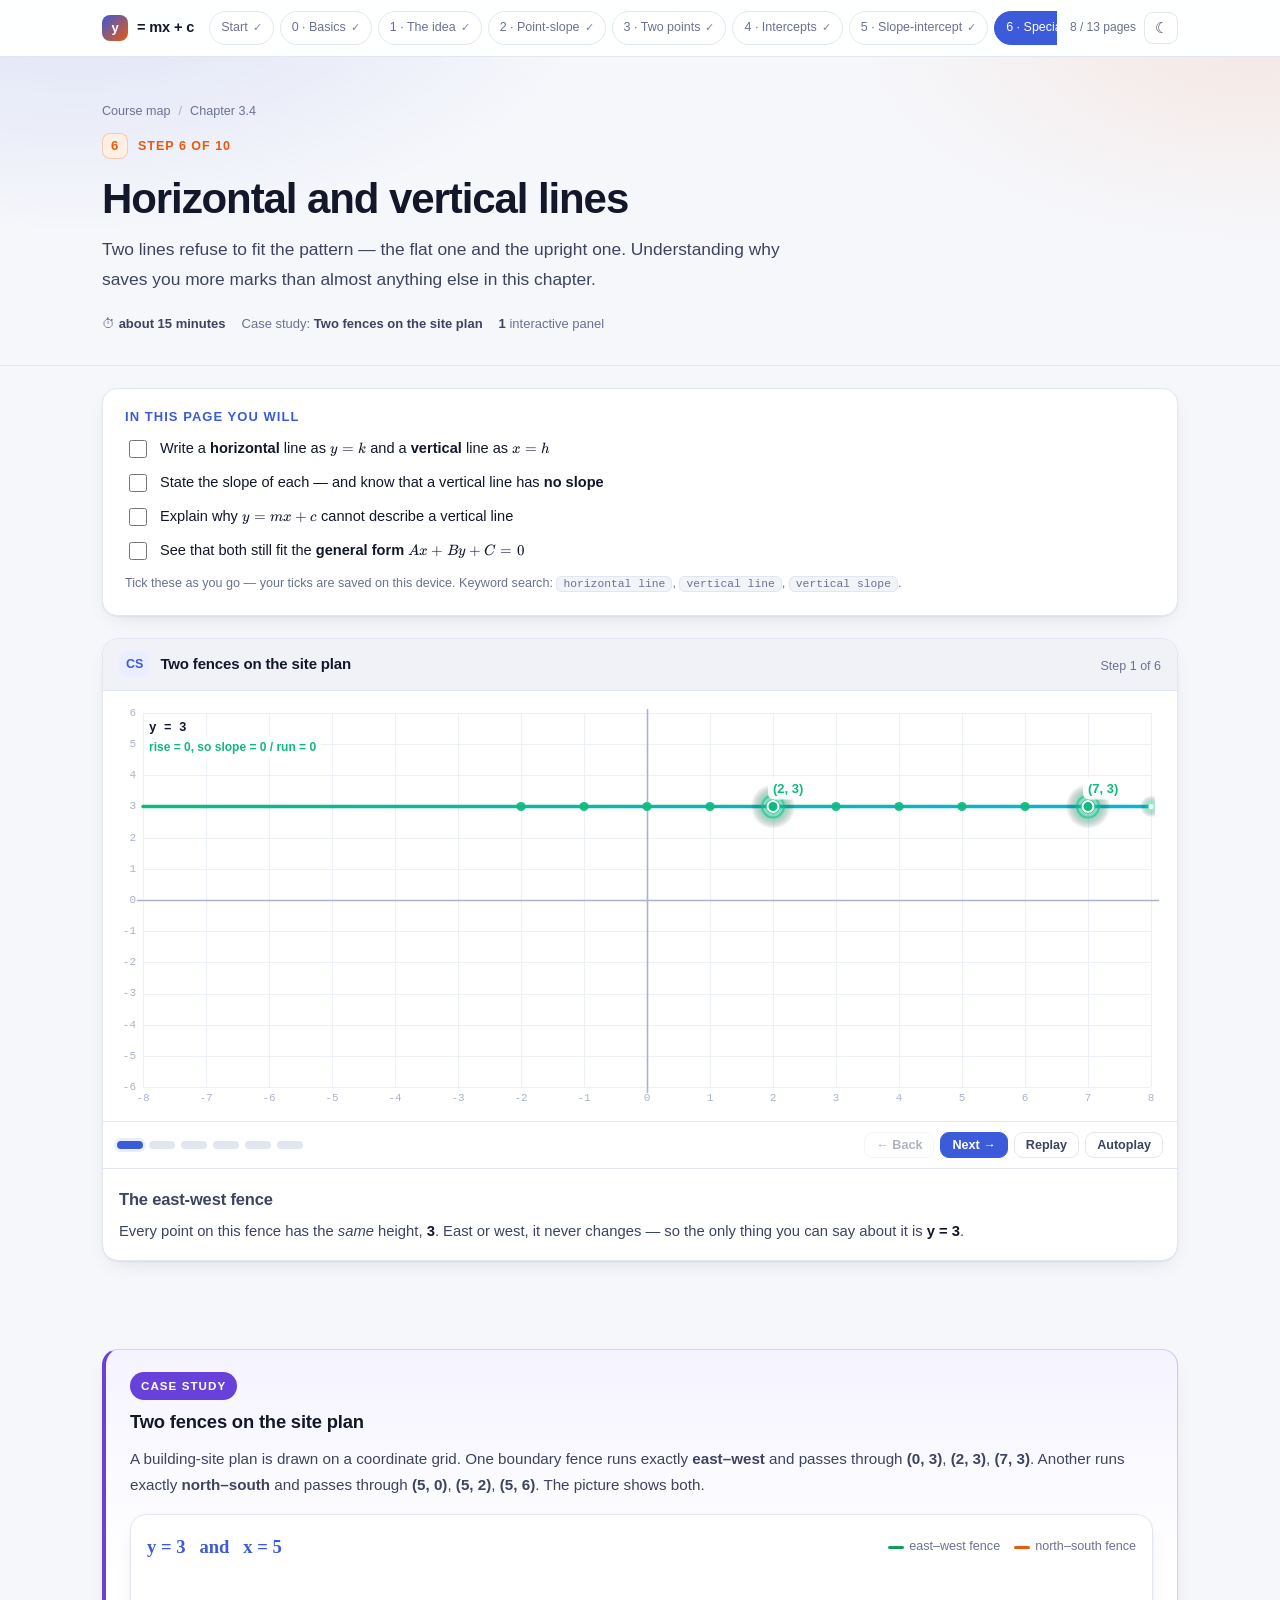
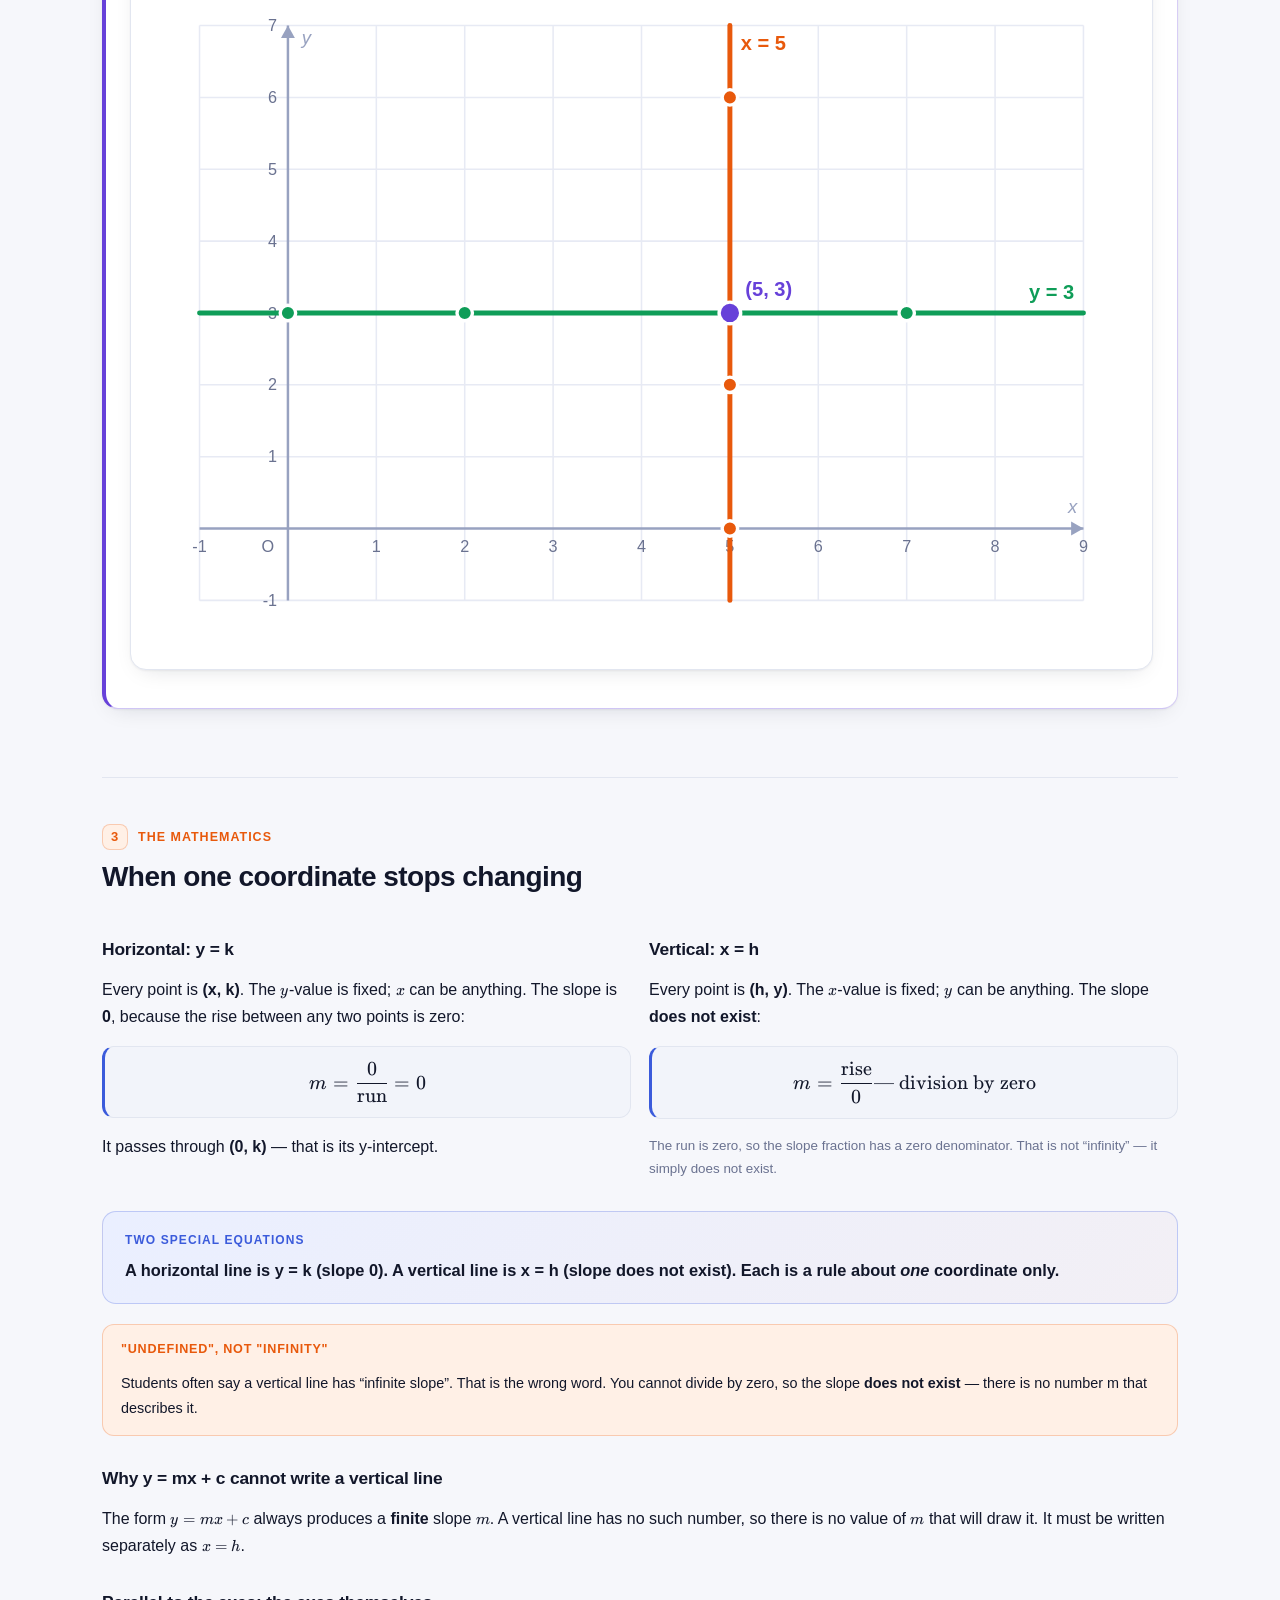
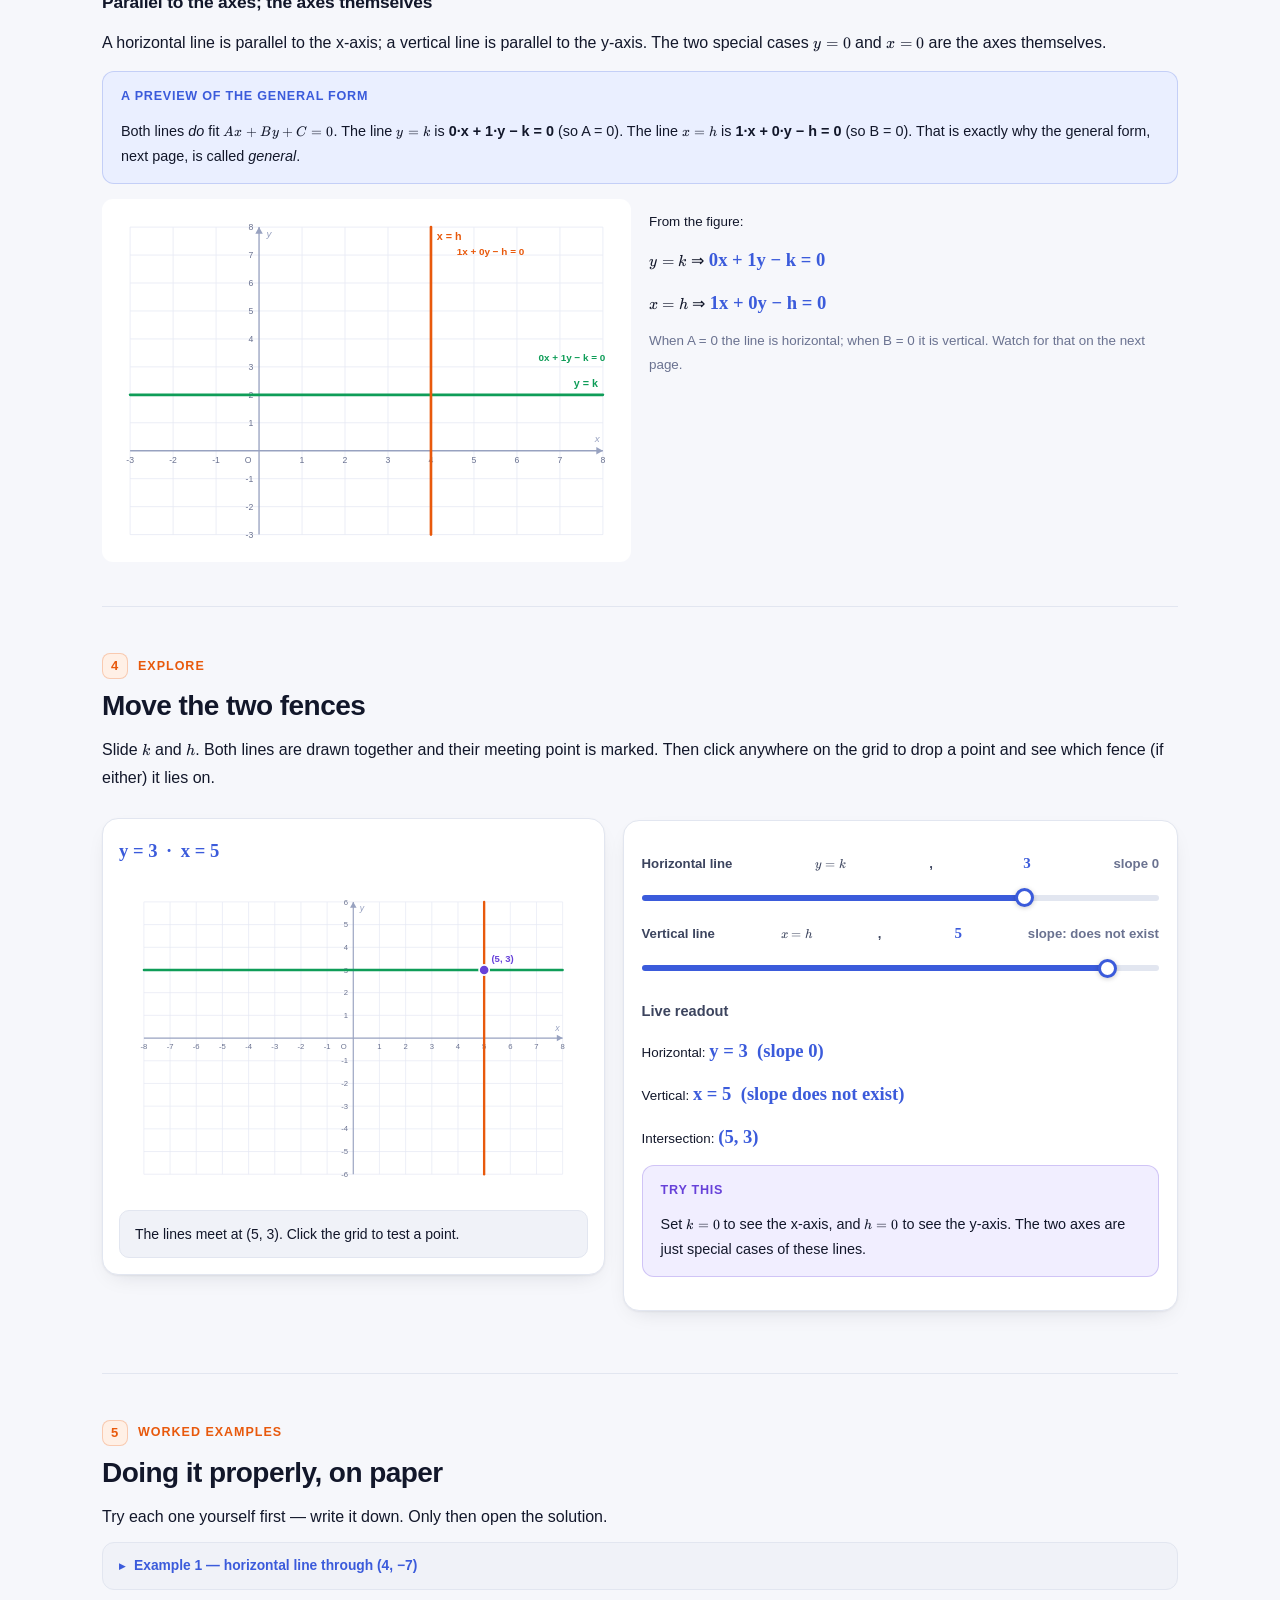
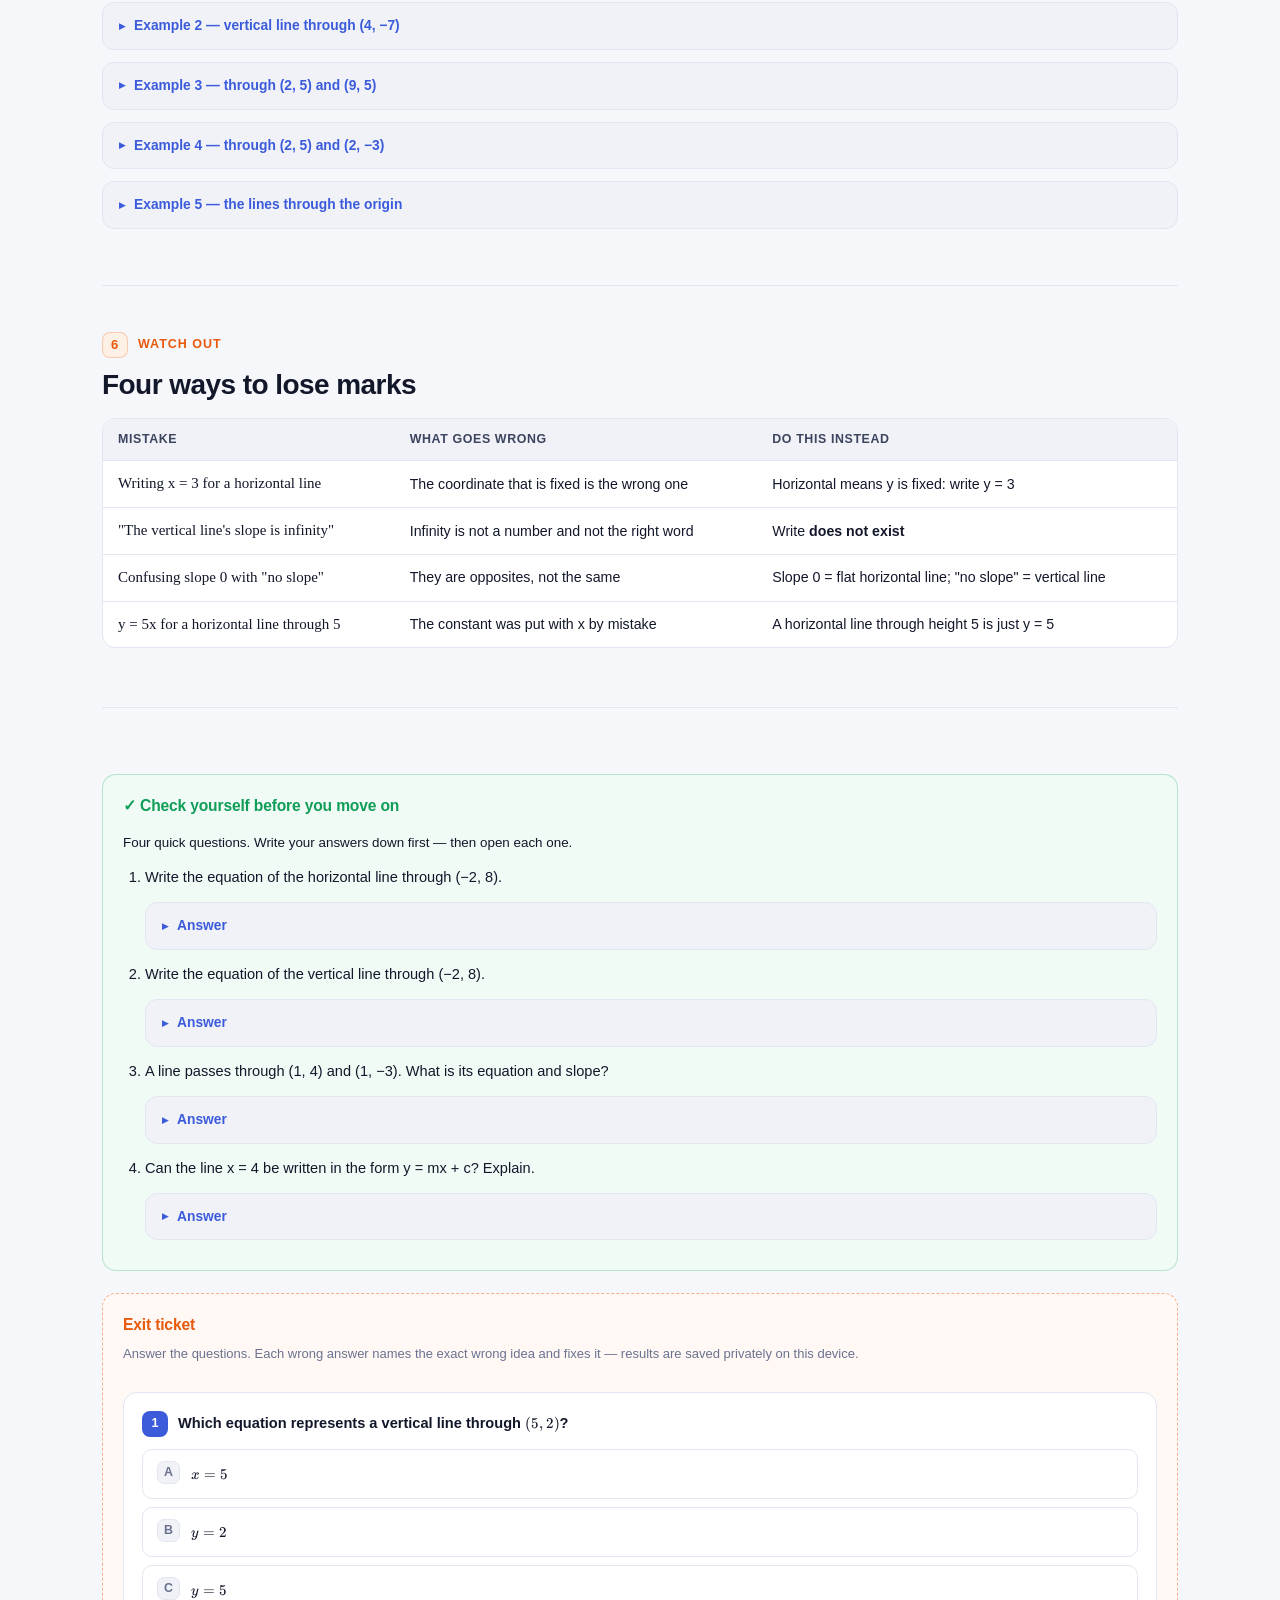
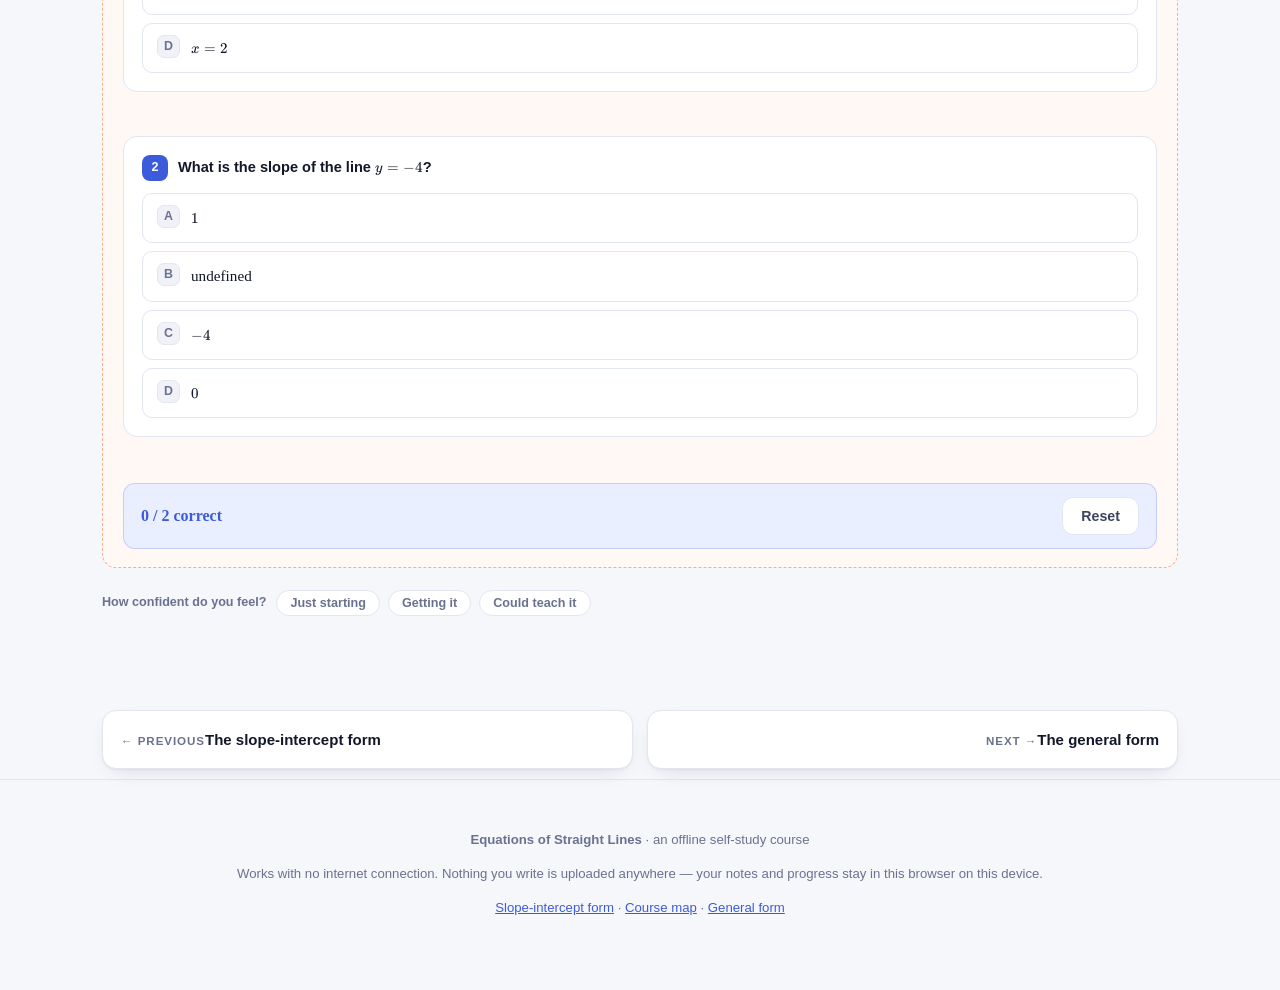
<file: 07-horizontal-vertical.html>
<!DOCTYPE html>
<html lang="en" data-theme="light">
<head>
<meta charset="UTF-8">
<meta name="viewport" content="width=device-width, initial-scale=1.0">
<title>Horizontal and vertical lines — Equations of Straight Lines</title>
<meta name="description" content="The two lines that refuse to fit the pattern: y = k and x = h. why slope misbehaves, and an interactive site plan.">
<link rel="stylesheet" href="assets/style.css">
<link rel="stylesheet" href="assets/katex/katex.min.css">
</head>
<body>
<header class="nav" data-nav></header>

<div class="pagehead">
  <div class="wrap">
    <div class="crumb"><a href="index.html">Course map</a><span class="sep">/</span><span>Chapter 3.4</span></div>
    <div class="steptag"><span class="n">6</span> Step 6 of 10</div>
    <h1>Horizontal and vertical lines</h1>
    <p class="lead">Two lines refuse to fit the pattern — the flat one and the upright one. Understanding why saves you more marks than almost anything else in this chapter.</p>
    <div class="pagemeta">
      <span>&#9201; <b>about 15 minutes</b></span>
      <span>Case study: <b>Two fences on the site plan</b></span>
      <span><b>1</b> interactive panel</span>
    </div>
  </div>
</div>

<div class="wrap">

  <div class="goals">
    <h2>In this page you will</h2>
    <ul>
      <li><input type="checkbox" data-goal="g1" id="g1"><label for="g1">Write a <b>horizontal</b> line as <span class="m tex">y = k</span> and a <b>vertical</b> line as <span class="m tex">x = h</span></label></li>
      <li><input type="checkbox" data-goal="g2" id="g2"><label for="g2">State the slope of each — and know that a vertical line has <b>no slope</b></label></li>
      <li><input type="checkbox" data-goal="g3" id="g3"><label for="g3">Explain why <span class="m tex">y = mx + c</span> cannot describe a vertical line</label></li>
      <li><input type="checkbox" data-goal="g4" id="g4"><label for="g4">See that both still fit the <b>general form</b> <span class="m tex">Ax + By + C = 0</span></label></li>
    </ul>
    <p class="glink">Tick these as you go — your ticks are saved on this device. Keyword search: <code>horizontal line</code>, <code>vertical line</code>, <code>vertical slope</code>.</p>
  </div>

  <!-- ================= ANIMATED BOARD ================= -->
  <div id="boardFences"></div>

  <!-- ================= CASE STUDY ================= -->
  <section class="blk">
    <div class="case">
      <div class="case-top">
        <span class="case-badge">Case study</span>
        
      </div>
      <h3>Two fences on the site plan</h3>
      <p class="scene">A building-site plan is drawn on a coordinate grid. One boundary fence runs exactly <b>east&ndash;west</b> and passes through <b>(0, 3)</b>, <b>(2, 3)</b>, <b>(7, 3)</b>. Another runs exactly <b>north&ndash;south</b> and passes through <b>(5, 0)</b>, <b>(5, 2)</b>, <b>(5, 6)</b>. The picture shows both.</p>

      <div class="plotbox">
        <div class="plot-head">
          <div class="eqout">y = 3 &nbsp; and &nbsp; x = 5</div>
          <div class="legend">
            <span><i style="background:var(--good)"></i>east&ndash;west fence</span>
            <span><i style="background:var(--accent)"></i>north&ndash;south fence</span>
          </div>
        </div>
        <svg class="plot static" id="plotFence" aria-label="Two fences: a horizontal line y=3 and a vertical line x=5 meeting at (5,3)"></svg>
      </div>

    </div>
  </section>

  <!-- ================= THE MATHS ================= -->
  <section class="blk">
    <div class="steptag"><span class="n">3</span>The mathematics</div>
    <h2>When one coordinate stops changing</h2>

    <div class="grid2">
      <div>
        <h3>Horizontal: y = k</h3>
        <p>Every point is <b>(x, k)</b>. The <span class="m tex">y</span>-value is fixed; <span class="m tex">x</span> can be anything. The slope is <b>0</b>, because the rise between any two points is zero:</p>
        <div class="formula tex">m = \frac{0}{\text{\text{run}}} = 0</div>
        <p>It passes through <b>(0, k)</b> — that is its y-intercept.</p>
      </div>
      <div>
        <h3>Vertical: x = h</h3>
        <p>Every point is <b>(h, y)</b>. The <span class="m tex">x</span>-value is fixed; <span class="m tex">y</span> can be anything. The slope <b>does not exist</b>:</p>
        <div class="formula tex">m = \frac{\text{\text{rise}}}{0} \text{--- \text{division by zero}}</div>
        <p class="small muted">The run is zero, so the slope fraction has a zero denominator. That is not &ldquo;infinity&rdquo; — it simply does not exist.</p>
      </div>
    </div>

    <div class="keyidea">
      <span class="k">Two special equations</span>
      <p>A <b>horizontal</b> line is <b>y = k</b> (slope 0). A <b>vertical</b> line is <b>x = h</b> (slope does not exist). Each is a rule about <em>one</em> coordinate only.</p>
    </div>

    <div class="note warn">
      <div class="h">"Undefined", not "infinity"</div>
      <p>Students often say a vertical line has &ldquo;infinite slope&rdquo;. That is the wrong word. You cannot divide by zero, so the slope <b>does not exist</b> — there is no number m that describes it.</p>
    </div>

    <h3>Why y = mx + c cannot write a vertical line</h3>
    <p>The form <span class="m tex">y = mx + c</span> always produces a <b>finite</b> slope <span class="m tex">m</span>. A vertical line has no such number, so there is no value of <span class="m tex">m</span> that will draw it. It must be written separately as <span class="m tex">x = h</span>.</p>

    <h3>Parallel to the axes; the axes themselves</h3>
    <p>A horizontal line is parallel to the x-axis; a vertical line is parallel to the y-axis. The two special cases <span class="m tex">y = 0</span> and <span class="m tex">x = 0</span> are the axes themselves.</p>

    <div class="note tip">
      <div class="h">A preview of the general form</div>
      <p>Both lines <em>do</em> fit <span class="m tex">Ax + By + C = 0</span>. The line <span class="m tex">y = k</span> is <b>0&middot;x + 1&middot;y &minus; k = 0</b> (so A = 0). The line <span class="m tex">x = h</span> is <b>1&middot;x + 0&middot;y &minus; h = 0</b> (so B = 0). That is exactly why the general form, next page, is called <em>general</em>.</p>
    </div>

    <div class="grid2">
      <div>
        <svg class="plot static" id="plotGen" aria-label="A horizontal line y=k and a vertical line x=h shown as general-form equations"></svg>
      </div>
      <div>
        <p class="small">From the figure:</p>
        <p><span class="m tex">y = k</span> &rArr; <span class="eqout small">0x + 1y &minus; k = 0</span></p>
        <p><span class="m tex">x = h</span> &rArr; <span class="eqout small">1x + 0y &minus; h = 0</span></p>
        <p class="small muted">When A = 0 the line is horizontal; when B = 0 it is vertical. Watch for that on the next page.</p>
      </div>
    </div>
  </section>

  <!-- ================= INTERACTIVE ================= -->
  <section class="blk">
    <div class="steptag"><span class="n">4</span>Explore</div>
    <h2>Move the two fences</h2>
    <p>Slide <span class="m tex">k</span> and <span class="m tex">h</span>. Both lines are drawn together and their meeting point is marked. Then click anywhere on the grid to drop a point and see which fence (if either) it lies on.</p>

    <div class="grid2 plotfirst">
      <div class="plotbox">
        <div class="plot-head">
          <div class="eqout" id="hvEq">y = 3 &nbsp;&middot;&nbsp; x = 5</div>
        </div>
        <svg class="plot" id="plotHV" aria-label="Interactive horizontal line y=k and vertical line x=h with their intersection"></svg>
        <div class="outmsg" id="hvMsg">The lines meet at (5, 3). Click the grid to test a point.</div>
      </div>
      <div class="card tight">
        <div class="ctrl">
          <label>Horizontal line <span class="m tex">y = k</span>, &nbsp;<b id="hvKv">3</b> <span class="sm muted">slope 0</span></label>
          <input type="range" id="hvK" min="-6" max="6" step="1" value="3">
        </div>
        <div class="ctrl">
          <label>Vertical line <span class="m tex">x = h</span>, &nbsp;<b id="hvHv">5</b> <span class="sm muted">slope: does not exist</span></label>
          <input type="range" id="hvH" min="-6" max="6" step="1" value="5">
        </div>
        <h4>Live readout</h4>
        <p class="small">Horizontal: <span class="eqout small" id="hvHline"></span></p>
        <p class="small">Vertical: <span class="eqout small" id="hvVline"></span></p>
        <p class="small">Intersection: <span class="eqout small" id="hvInt"></span></p>
        <div class="note vio" style="margin-top:12px">
          <div class="h">Try this</div>
          <p>Set <span class="m tex">k = 0</span> to see the x-axis, and <span class="m tex">h = 0</span> to see the y-axis. The two axes are just special cases of these lines.</p>
        </div>
      </div>
    </div>
  </section>

  <!-- ================= WORKED EXAMPLES ================= -->
  <section class="blk">
    <div class="steptag"><span class="n">5</span>Worked examples</div>
    <h2>Doing it properly, on paper</h2>
    <p>Try each one yourself first — write it down. Only then open the solution.</p>

    <details class="sol">
      <summary>Example 1 &mdash; horizontal line through (4, &minus;7)</summary>
      <div class="body">
        <p>All points on a horizontal line share the same <span class="m tex">y</span>. The given point has <span class="m tex">y = -7</span>, so:</p>
        <div class="formula tex">y = -7</div>
        <p>Its slope is <b>0</b>.</p>
      </div>
    </details>

    <details class="sol">
      <summary>Example 2 &mdash; vertical line through (4, &minus;7)</summary>
      <div class="body">
        <p>All points on a vertical line share the same <span class="m tex">x</span>. The given point has <span class="m tex">x = 4</span>, so:</p>
        <div class="formula tex">x = 4</div>
        <p>Its slope <b>does not exist</b> (run is zero).</p>
      </div>
    </details>

    <details class="sol">
      <summary>Example 3 &mdash; through (2, 5) and (9, 5)</summary>
      <div class="body">
        <p>Both points have the same <span class="m tex">y</span>-value (5), so the line is horizontal:</p>
        <div class="formula tex">y = 5</div>
        <p>Slope = 0. (If the y-values had differed but the x-values were equal, it would have been vertical instead.)</p>
      </div>
    </details>

    <details class="sol">
      <summary>Example 4 &mdash; through (2, 5) and (2, &minus;3)</summary>
      <div class="body">
        <p>Both points have the same <span class="m tex">x</span>-value (2), so the line is vertical:</p>
        <div class="formula tex">x = 2</div>
        <p>Slope does not exist.</p>
      </div>
    </details>

    <details class="sol">
      <summary>Example 5 &mdash; the lines through the origin</summary>
      <div class="body">
        <p>The horizontal line through (0, 0) is <b>y = 0</b> (the x-axis). The vertical line through (0, 0) is <b>x = 0</b> (the y-axis). Together they are the two coordinate axes themselves.</p>
      </div>
    </details>
  </section>

  <!-- ================= MISTAKES ================= -->
  <section class="blk">
    <div class="steptag"><span class="n">6</span>Watch out</div>
    <h2>Four ways to lose marks</h2>
    <div class="tbl-wrap">
      <table>
        <thead><tr><th>Mistake</th><th>What goes wrong</th><th>Do this instead</th></tr></thead>
        <tbody>
          <tr><td class="mono">Writing x = 3 for a horizontal line</td><td>The coordinate that is fixed is the wrong one</td><td>Horizontal means y is fixed: write y = 3</td></tr>
          <tr><td class="mono">"The vertical line's slope is infinity"</td><td>Infinity is not a number and not the right word</td><td>Write <b>does not exist</b></td></tr>
          <tr><td class="mono">Confusing slope 0 with "no slope"</td><td>They are opposites, not the same</td><td>Slope 0 = flat horizontal line; "no slope" = vertical line</td></tr>
          <tr><td class="mono">y = 5x for a horizontal line through 5</td><td>The constant was put with x by mistake</td><td>A horizontal line through height 5 is just y = 5</td></tr>
        </tbody>
      </table>
    </div>
  </section>

  <!-- ================= SELF CHECK ================= -->
  <section class="blk">
    <div class="selfcheck">
      <h3>&#10003; Check yourself before you move on</h3>
      <p class="small">Four quick questions. Write your answers down first — then open each one.</p>
      <ol>
        <li>Write the equation of the horizontal line through (&minus;2, 8).
          <details class="sol"><summary>Answer</summary><div class="body"><div class="formula tex">y = 8</div><p>Slope 0.</p></div></details>
        </li>
        <li>Write the equation of the vertical line through (&minus;2, 8).
          <details class="sol"><summary>Answer</summary><div class="body"><div class="formula tex">x = -2</div><p>Slope does not exist.</p></div></details>
        </li>
        <li>A line passes through (1, 4) and (1, &minus;3). What is its equation and slope?
          <details class="sol"><summary>Answer</summary><div class="body"><p>Same x-value, so it is vertical: x = 1. Slope does not exist.</p></div></details>
        </li>
        <li>Can the line x = 4 be written in the form y = mx + c? Explain.
          <details class="sol"><summary>Answer</summary><div class="body"><p>No. y = mx + c always has a finite slope m, but x = 4 is vertical and has no slope. It can only be written directly as x = 4 (or as 1x + 0y &minus; 4 = 0 in general form).</p></div></details>
        </li>
      </ol>
    </div>

    <div class="reflect">
      <h3>Exit ticket</h3>
      <p class="sub">Answer the questions. Each wrong answer names the exact wrong idea and fixes it — results are saved privately on this device.</p>
      
      <div data-exit></div>
    </div>

    <div class="conf" data-conf></div>
  </section>

  <div data-pnav class="pnav"></div>
</div>

<footer>
  <div class="wrap">
    <p><b>Equations of Straight Lines</b> &middot; an offline self-study course</p>
    <p>Works with no internet connection. Nothing you write is uploaded anywhere &mdash; your notes and progress stay in this browser on this device.</p>
    <p><a href="06-slope-intercept.html">Slope-intercept form</a> &middot; <a href="index.html">Course map</a> &middot; <a href="08-general-form.html">General form</a></p>
  </div>
</footer>

<script src="assets/katex/katex.min.js"></script>
<script src="assets/tex.js"></script>
<script src="assets/concept-data.js"></script>
<script src="assets/concept.js"></script>
<script src="assets/plot.js"></script>
<script src="assets/anim.js"></script>
<script src="assets/app.js"></script>
<script>
/* ================= 1. case-study figure: two fences ================= */
(function(){
  var svg = document.getElementById("plotFence");
  if (!svg) return;
  var p = new Plot(svg, {xmin:-1, xmax:9, ymin:-1, ymax:7});
  p.reset();
  p.hline(3, {color:"var(--good)", width:3.2, label:"y = 3"});
  p.vline(5, {color:"var(--accent)", width:3.2, label:"x = 5"});
  // flat fence sample points
  [[0,3],[2,3],[7,3]].forEach(function(pt){ p.point(pt[0], pt[1], {color:"var(--good)", r:5}); });
  // upright fence sample points
  [[5,0],[5,2],[5,6]].forEach(function(pt){ p.point(pt[0], pt[1], {color:"var(--accent)", r:5}); });
  p.point(5, 3, {color:"var(--violet)", r:7, label:"(5, 3)", labelDx:10, labelDy:-11});
})();

/* ================= 2. general-form preview figure ================= */
(function(){
  var svg = document.getElementById("plotGen");
  if (!svg) return;
  var p = new Plot(svg, {xmin:-3, xmax:8, ymin:-3, ymax:8});
  p.reset();
  p.hline(2, {color:"var(--good)", width:3.2, label:"y = k"});
  p.vline(4, {color:"var(--accent)", width:3.2, label:"x = h"});
  p.text(6.5, 3.2, "0x + 1y − k = 0", {anchor:"start", size:12, color:"var(--good)"});
  p.text(4.6, 7, "1x + 0y − h = 0", {anchor:"start", size:12, color:"var(--accent)"});
})();

/* ================= 3. interactive: two fences ================= */
(function(){
  var svg = document.getElementById("plotHV");
  if (!svg) return;
  var p = new Plot(svg, {xmin:-8, xmax:8, ymin:-6, ymax:6});
  var K = document.getElementById("hvK"), H = document.getElementById("hvH");
  var Kv = document.getElementById("hvKv"), Hv = document.getElementById("hvHv");
  var EQ = document.getElementById("hvEq"), HLINE = document.getElementById("hvHline");
  var VLINE = document.getElementById("hvVline"), INT = document.getElementById("hvInt");
  var MSG = document.getElementById("hvMsg");

  function draw(){
    var k = +K.value, h = +H.value;
    Kv.textContent = nf(k); Hv.textContent = nf(h);
    p.reset();
    p.hline(k, {color:"var(--good)", width:3.2});
    p.vline(h, {color:"var(--accent)", width:3.2});
    p.point(h, k, {color:"var(--violet)", r:7, label:"(" + nf(h) + ", " + nf(k) + ")", labelDx:10, labelDy:-11});
    EQ.innerHTML = "y = " + nf(k) + " &nbsp;&middot;&nbsp; x = " + nf(h);
    HLINE.innerHTML = "y = " + nf(k) + " &nbsp;(slope 0)";
    VLINE.innerHTML = "x = " + nf(h) + " &nbsp;(slope does not exist)";
    INT.innerHTML = "(" + nf(h) + ", " + nf(k) + ")";
    MSG.innerHTML = "The lines meet at (" + nf(h) + ", " + nf(k) + "). Click the grid to test a point.";
    MSG.style.borderColor = "var(--line)";
  }

  [K, H].forEach(function(inp){
    inp.addEventListener("input", function(){
      [K, H].forEach(setRangeFill);
      draw();
    });
    setRangeFill(inp);
  });

  svg.addEventListener("click", function(e){
    var hit = p.fromEvent(e);
    var x = Math.round(hit.x), y = Math.round(hit.y);
    if (x < -8 || x > 8 || y < -6 || y > 6) return;
    var k = +K.value, h = +H.value;
    draw();
    p.point(x, y, {color:"var(--brand)", r:7, label:"(" + nf(x) + ", " + nf(y) + ")"});
    var onH = (y === k), onV = (x === h);
    var bits = [];
    bits.push("On y = " + nf(k) + "? Substitute y = " + nf(y) + ": " + nf(y) + " = " + nf(k) + (onH ? " ✓" : " ✗"));
    bits.push("On x = " + nf(h) + "? Substitute x = " + nf(x) + ": " + nf(x) + " = " + nf(h) + (onV ? " ✓" : " ✗"));
    var which = (onH && onV) ? "It lies on <b>both</b> lines — it is the intersection." :
                (onH) ? "It lies on the <b>horizontal</b> line y = " + nf(k) + " only." :
                (onV) ? "It lies on the <b>vertical</b> line x = " + nf(h) + " only." :
                "It lies on <b>neither</b> line.";
    MSG.innerHTML = "<b>Point (" + nf(x) + ", " + nf(y) + ").</b> " + bits.join(" &nbsp; ") + ". " + which;
    MSG.style.borderColor = (onH || onV) ? "var(--good)" : "var(--line)";
  });

  draw();
})();

/* ================= animated board: the two fences ================= */
(function () {
  if (!window.Anim) return;
  var E = Anim.E, seg = Anim.seg, nf = Anim.nf, lerp = Anim.lerp, rad = Anim.rad;

  var K = 3, H = 5;   // y = 3 (east-west),  x = 5 (north-south)

  var lesson = {
    id: "fences", no: "CS", name: "Two fences on the site plan",
    view: { x: [-8, 8], y: [-6, 6], xs: 1, ys: 1 },
    controls: [
      { k: "k", label: "horizontal: y = k", min: -6, max: 6, step: 1, value: 3 },
      { k: "h", label: "vertical: x = h", min: -8, max: 8, step: 1, value: 5 }
    ],
    steps: [
      {
        title: "The east-west fence",
        dur: 2300,
        body: "<p>Every point on this fence has the <em>same</em> height, <b>3</b>. East or west, it never changes — so the only thing you can say about it is <b>y = 3</b>.</p>",
        draw: function (g, t) {
          g.hl(K, { color: "c2", w: 3.4, t: E(t, 0, .9), head: true, grad: ["c2", "c6"] });
          var i;
          for (i = -2; i <= 7; i++) {
            g.dot(i, K, { color: "c2", r: 4.6, p: E(t, .12 + (i + 2) * .07, .42 + (i + 2) * .07), alpha: .95 });
          }
          g.dot(2, K, { color: "c2", r: 7, p: E(t, .5, .9), glow: true, pulse: true, ring: true,
            label: "(2, 3)", dx: 0, dy: -18, align: "center", size: 13 });
          g.dot(7, K, { color: "c2", r: 7, p: E(t, .62, 1), glow: true, pulse: true, ring: true,
            label: "(7, 3)", dx: 0, dy: -18, align: "center", size: 13 });
          g.corner("y = 3", { p: E(t, .55, 1) });
          g.tag("rise = 0, so slope = 0 / run = 0", g.pad.l + 6, g.pad.t + 34,
            { align: "left", size: 12, color: "c2", bold: true, alpha: E(t, .7, 1) });
        }
      },
      {
        title: "The north-south fence",
        dur: 2300,
        body: "<p>Every point on this fence has the <em>same</em> sideways position, <b>5</b>. North or south, it never changes — so the rule is <b>x = 5</b>.</p>",
        draw: function (g, t) {
          g.hl(K, { color: "c2", w: 3, alpha: .5 });
          g.vl(H, { color: "c4", w: 3.4, t: E(t, 0, .9), head: true, grad: ["c4", "c6"] });
          var i;
          for (i = -1; i <= 6; i++) {
            g.dot(H, i, { color: "c4", r: 4.6, p: E(t, .12 + (i + 1) * .08, .45 + (i + 1) * .08), alpha: .95 });
          }
          g.dot(H, 2, { color: "c4", r: 7, p: E(t, .5, .9), glow: true, pulse: true, ring: true,
            label: "(5, 2)", dx: 14, dy: -14, size: 13 });
          g.dot(H, 6, { color: "c4", r: 7, p: E(t, .62, 1), glow: true, pulse: true, ring: true,
            label: "(5, 6)", dx: 14, dy: -14, size: 13 });
          g.corner("x = 5", { p: E(t, .55, 1) });
          g.tag("run = 0, so slope = rise / 0 — undefined", g.pad.l + 6, g.pad.t + 34,
            { align: "left", size: 12, color: "c4", bold: true, alpha: E(t, .7, 1) });
        }
      },
      {
        title: "Where they cross",
        dur: 2400,
        body: "<p>The two fences meet at <b>(5, 3)</b> — the one point that satisfies <em>both</em> rules at once: x is 5 and y is 3.</p>",
        draw: function (g, t) {
          var s1 = E(t, 0, .5), s2 = E(t, .4, 1);
          g.hl(K, { color: "c2", w: 3, alpha: .8 });
          g.vl(H, { color: "c4", w: 3, alpha: .8 });
          g.seg(0, K, H, K, { color: "c3", w: 2, dash: [4, 3], t: s1, alpha: .9 });
          g.seg(H, 0, H, K, { color: "c3", w: 2, dash: [4, 3], t: s1, alpha: .9 });
          g.dot(H, K, { color: "c3", r: 8, p: s2, glow: true, pulse: true, ring: true,
            label: "(5, 3)", dx: 14, dy: -16, size: 13.5 });
          g.corner("y = 3  and  x = 5  →  (5, 3)", { p: E(t, .6, 1) });
        }
      },
      {
        title: "Why y = mx + c cannot write a vertical line",
        dur: 2800,
        body: "<p>In <span class='m'>y = mx + c</span> you feed in <em>x</em> and get out <em>one</em> y. But at <b>x = 5</b> the fence has infinitely many heights. No single output — so no finite m will ever do it.</p>",
        draw: function (g, t) {
          /* a line pivots about (5, 3): steeper and steeper, never vertical */
          var a = E(t, 0, .82);
          var ang = lerp(0, 88.6, a);
          var m = Math.tan(rad(ang));
          if (!isFinite(m) || Math.abs(m) > 400) m = 400;
          g.line(m, K - m * H, { color: "c1", w: 3, alpha: .92, grad: ["c1", "c4"] });
          g.dot(H, K, { color: "c3", r: 6, glow: true, ring: true });
          g.corner("tilt " + nf(ang, 1) + "\u00B0   m = " + (m > 99 ? nf(m, 0) : nf(m, 2)), { p: 1 });
          var s2 = E(t, .84, 1);
          g.vl(H, { color: "c6", w: 3.6, t: s2, head: true, grad: ["c4", "c6"] });
          g.lab("the real x = 5 — no m at all", -4.6, -4.8,
            { size: 12.5, color: "c6", bold: true, alpha: s2, slide: [10, 0] });
        }
      },
      {
        title: "Both fit the general form",
        dur: 2400,
        body: "<p>The general form <span class='m'>Ax + By + C = 0</span> handles them both without complaint. Horizontal is <b>0x + 1y − 3 = 0</b>; vertical is <b>1x + 0y − 5 = 0</b>. One rule, no exceptions.</p>",
        draw: function (g, t) {
          g.hl(K, { color: "c2", w: 3.2, alpha: .9 });
          g.vl(H, { color: "c4", w: 3.2, alpha: .9 });
          g.tracer(0, K, H, K, { color: "c2", w: 3, alpha: E(t, .25, 1), period: 2200 });
          g.tracer(H, 0, H, K, { color: "c4", w: 3, alpha: E(t, .25, 1), period: 2200 });
          g.dot(H, K, { color: "c3", r: 7, glow: true, pulse: true, ring: true, alpha: .95 });
          g.tag("0x + 1y − 3 = 0", g.pad.l + 6, g.pad.t + 14, { align: "left", mono: true, size: 12.5, color: "c2", bold: true, alpha: E(t, .3, .8) });
          g.tag("1x + 0y − 5 = 0", g.pad.l + 6, g.pad.t + 34, { align: "left", mono: true, size: 12.5, color: "c4", bold: true, alpha: E(t, .55, 1) });
        }
      },
      {
        title: "Explore: move both fences",
        dur: 900, explore: true,
        body: "<p>Slide <span class='m'>k</span> and <span class='m'>h</span>. The crossing point follows both lines, and the readout names the intersection and the slope of each fence.</p>",
        draw: function (g, t, P) {
          var k = P.k, h = P.h;
          g.hl(k, { color: "c2", w: 3.2, grad: ["c2", "c6"] });
          g.vl(h, { color: "c4", w: 3.2, grad: ["c4", "c6"] });
          g.dot(h, k, { color: "c3", r: 7.5, glow: true, pulse: true, ring: true,
            label: "(" + nf(h, 0) + ", " + nf(k, 0) + ")", dx: 14, dy: -16, size: 13 });
          g.seg(0, k, h, k, { color: "c3", w: 1.4, dash: [4, 3], alpha: .55 });
          g.seg(h, 0, h, k, { color: "c3", w: 1.4, dash: [4, 3], alpha: .55 });
          g.tag("y = " + nf(k, 0), g.pad.l + 6, g.pad.t + 14, { align: "left", mono: true, size: 12.5, color: "c2", bold: true });
          g.tag("x = " + nf(h, 0), g.pad.l + 6, g.pad.t + 34, { align: "left", mono: true, size: 12.5, color: "c4", bold: true });
        },
        readout: function (P) {
          var k = P.k, h = P.h;
          return "They cross at <b>(" + nf(h, 0) + ", " + nf(k, 0) + ")</b>.<br>" +
            "Horizontal fence <b>y = " + nf(k, 0) + "</b> — slope <b>0</b> (rise = 0).<br>" +
            "Vertical fence <b>x = " + nf(h, 0) + "</b> — slope <b>does not exist</b> (run = 0).<br>" +
            "General form: <b>0x + 1y " + (k >= 0 ? "− " + nf(k, 0) : "+ " + nf(-k, 0)) + " = 0</b> and " +
            "<b>1x + 0y " + (h >= 0 ? "− " + nf(h, 0) : "+ " + nf(-h, 0)) + " = 0</b>.";
        }
      }
    ]
  };

  var el = document.getElementById("boardFences");
  if (el) Anim.mount(el, lesson);
})();
</script>
</body>
</html>
</file>
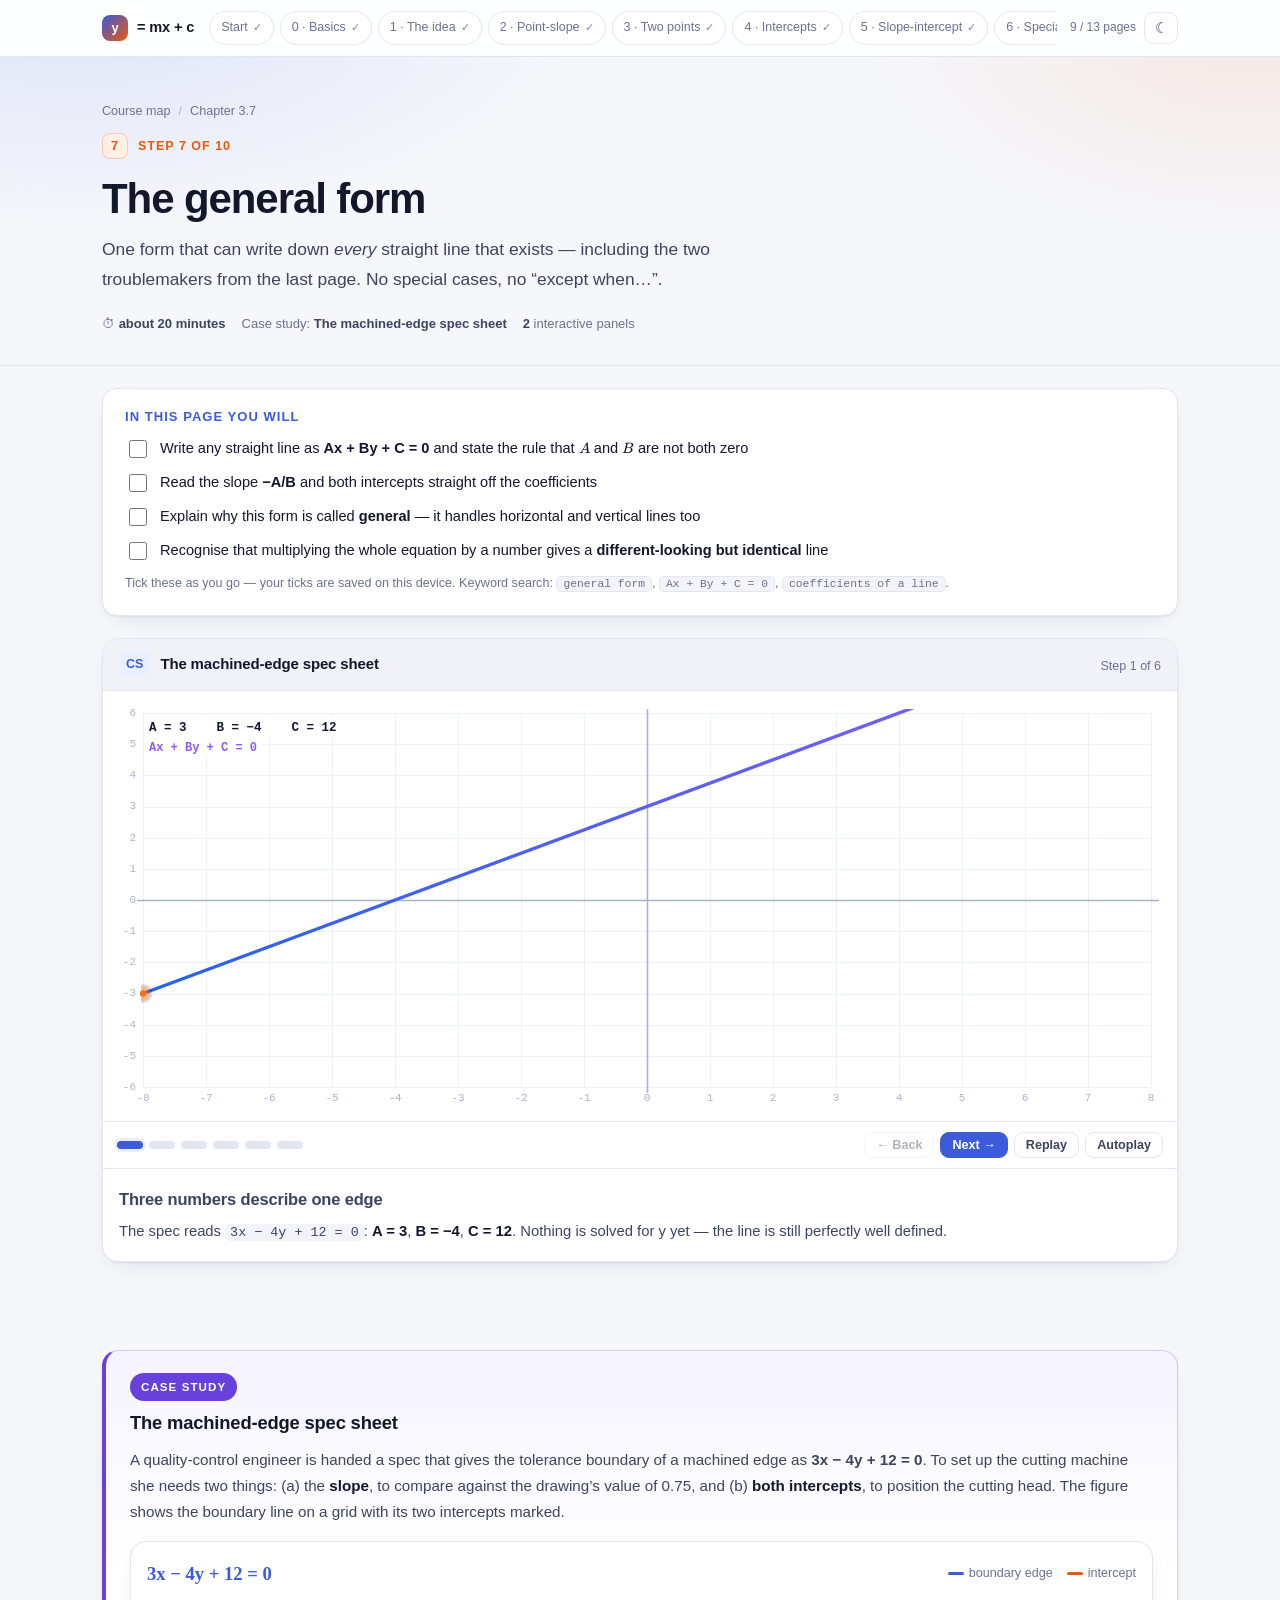
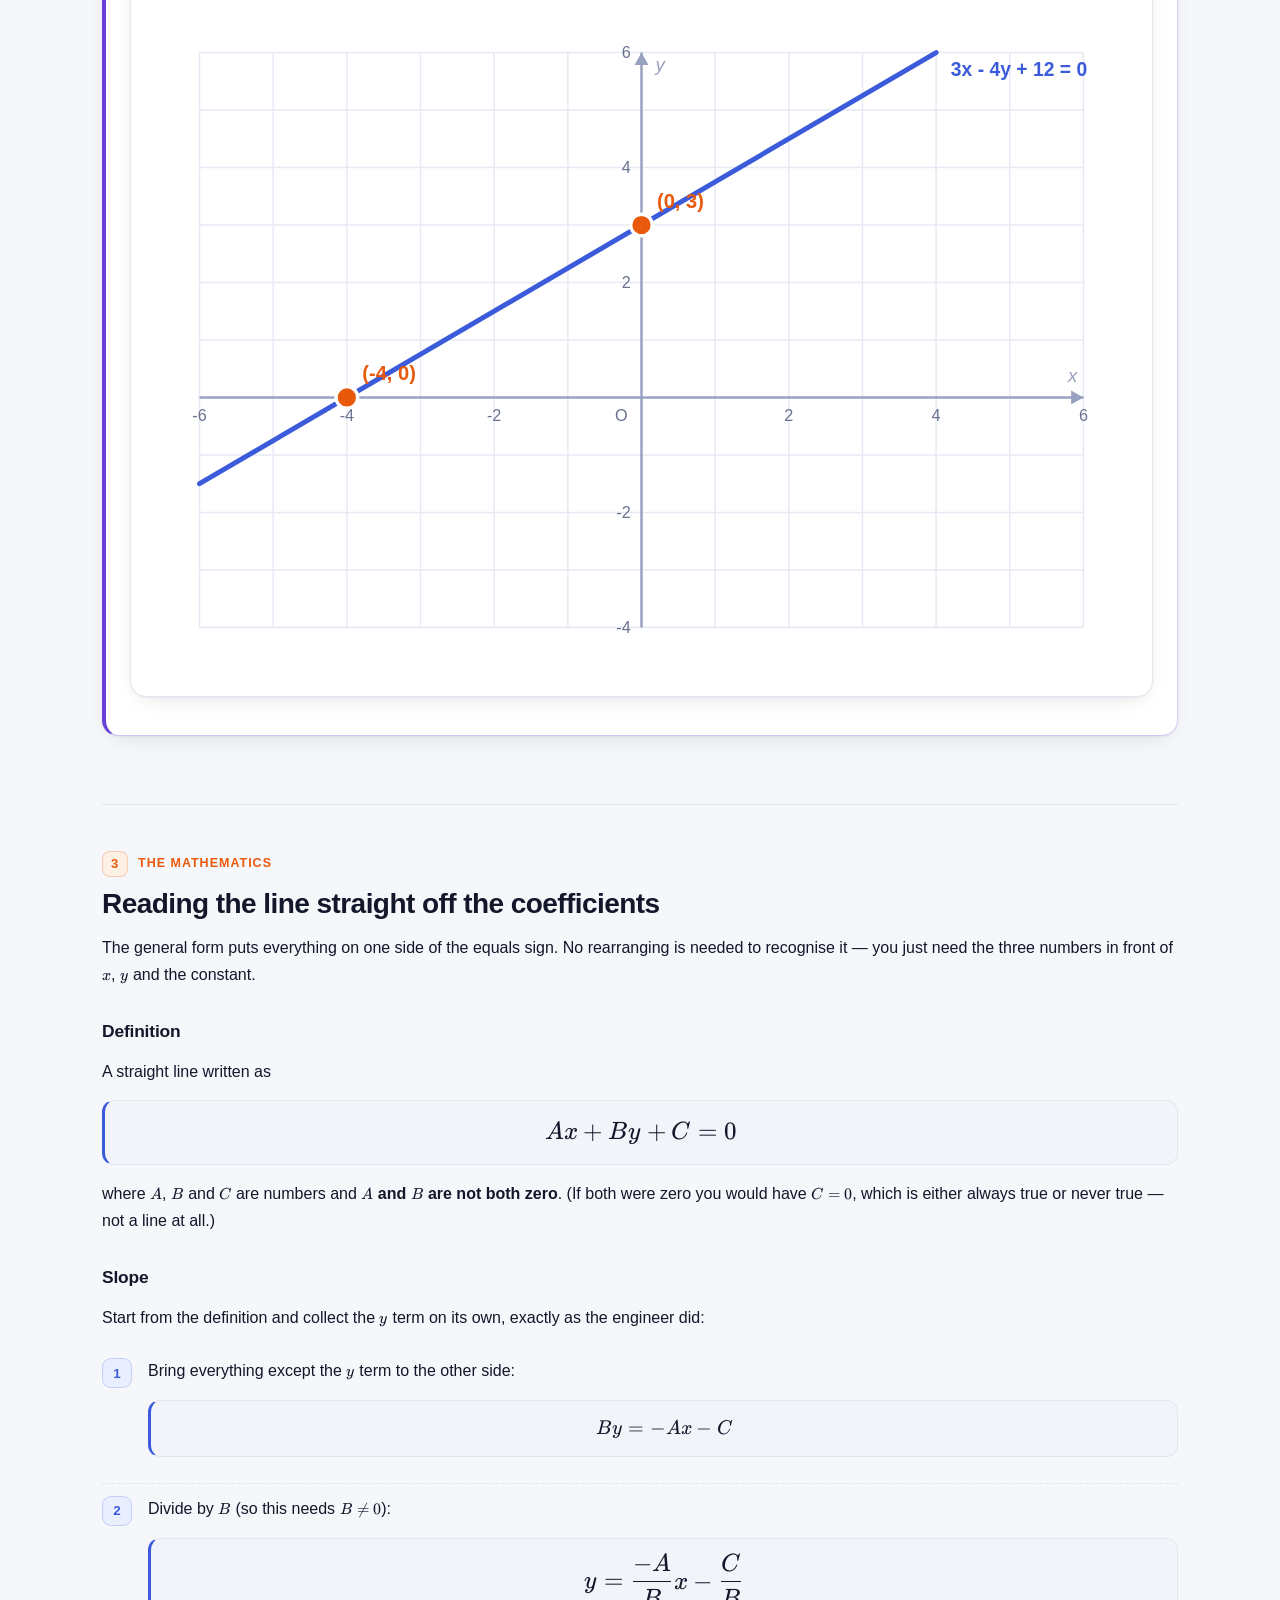
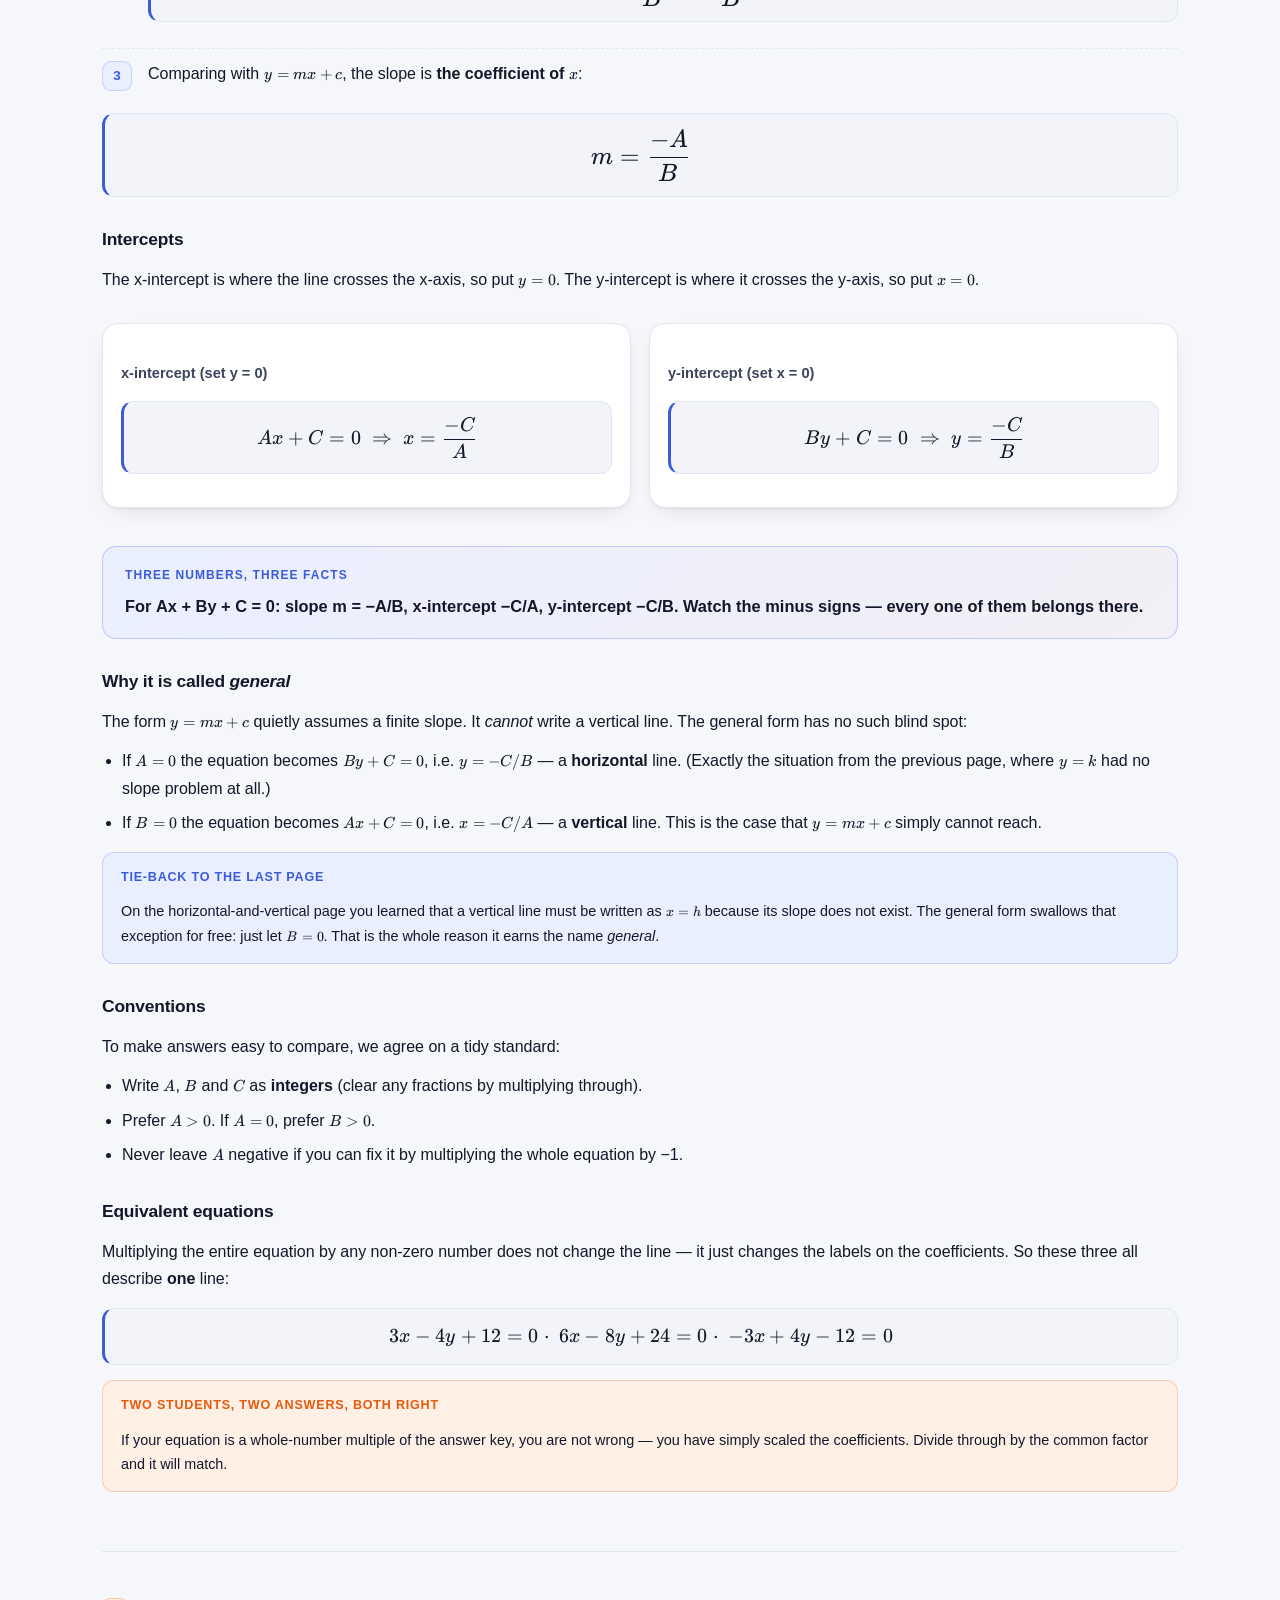
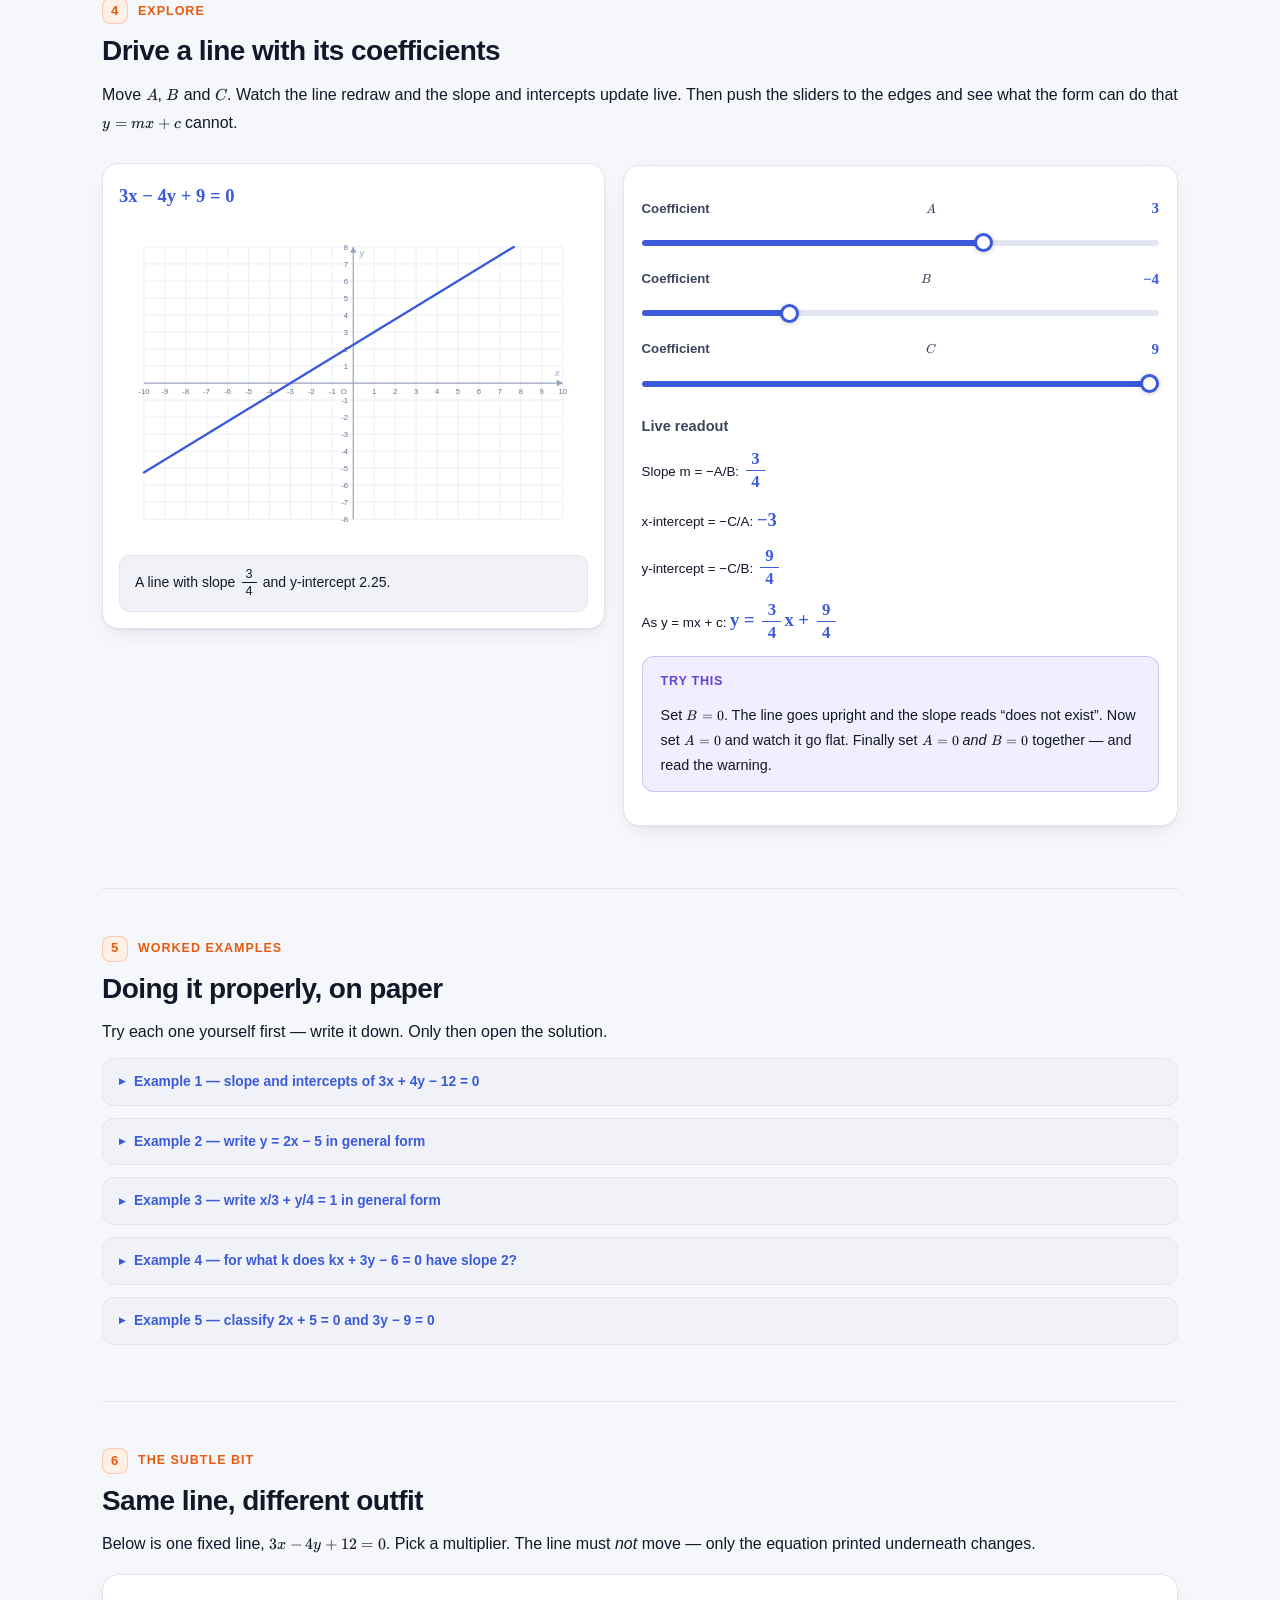
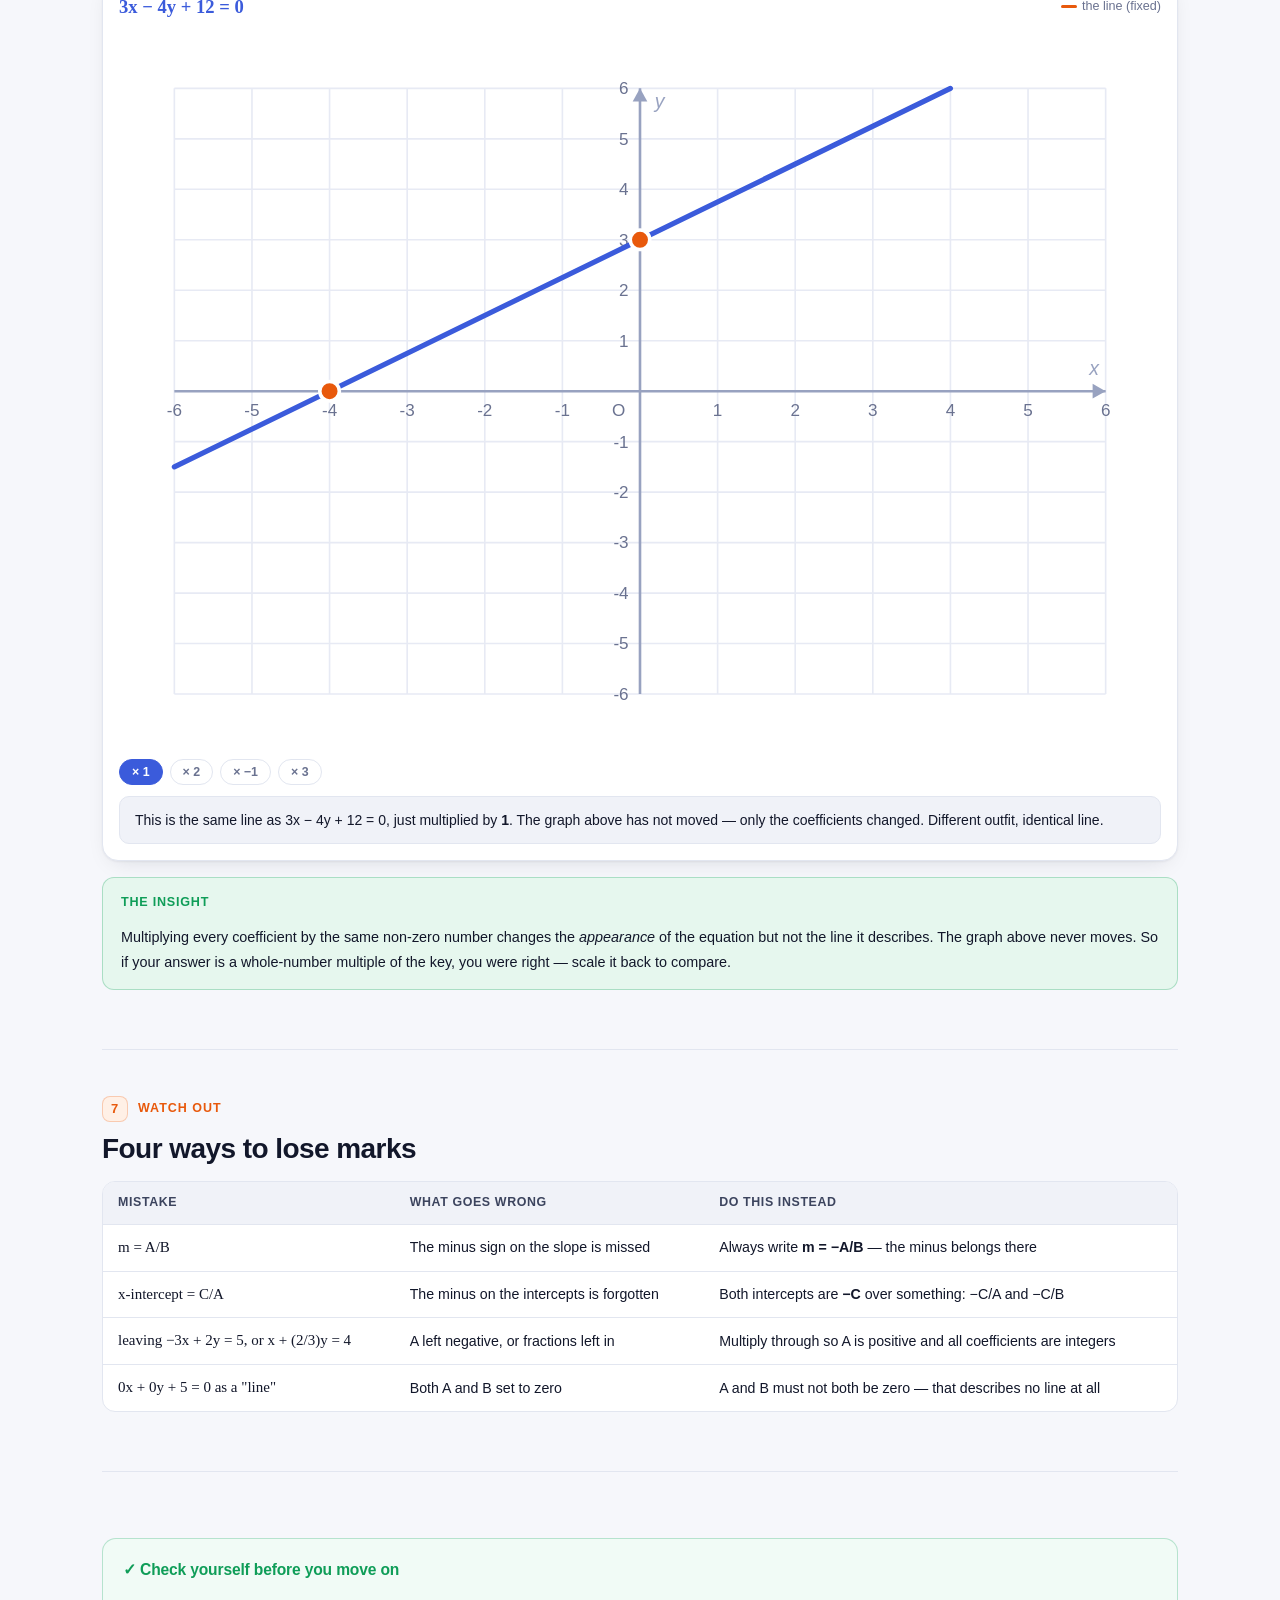
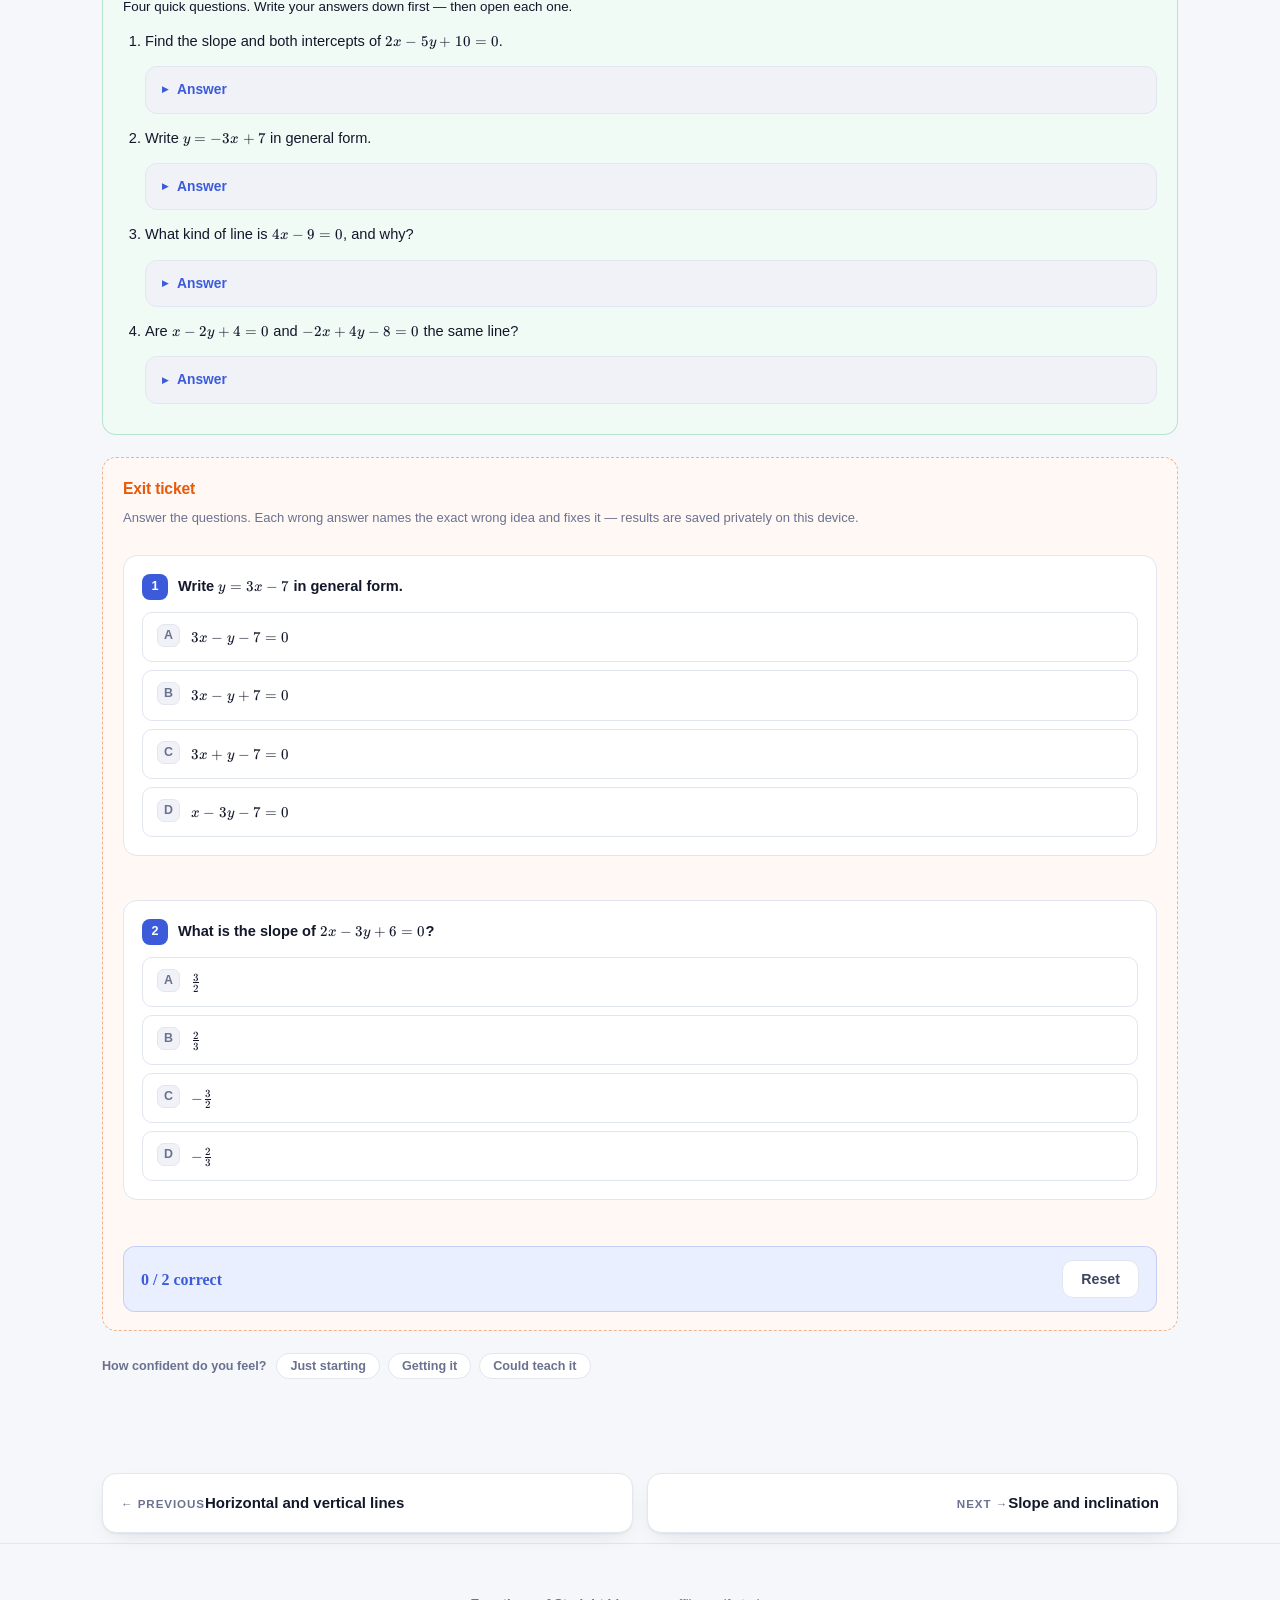
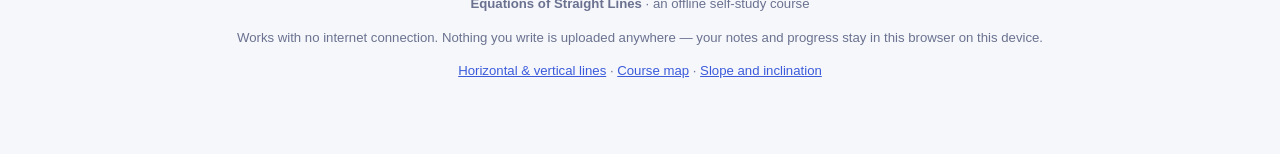
<file: 08-general-form.html>
<!DOCTYPE html>
<html lang="en" data-theme="light">
<head>
<meta charset="UTF-8">
<meta name="viewport" content="width=device-width, initial-scale=1.0">
<title>The general form — Equations of Straight Lines</title>
<meta name="description" content="One form that writes down every straight line: Ax + By + C = 0. the slope and intercept formulas, and two interactive panels.">
<link rel="stylesheet" href="assets/style.css">
<link rel="stylesheet" href="assets/katex/katex.min.css">
</head>
<body>
<header class="nav" data-nav></header>

<div class="pagehead">
  <div class="wrap">
    <div class="crumb"><a href="index.html">Course map</a><span class="sep">/</span><span>Chapter 3.7</span></div>
    <div class="steptag"><span class="n">7</span> Step 7 of 10</div>
    <h1>The general form</h1>
    <p class="lead">One form that can write down <em>every</em> straight line that exists &mdash; including the two troublemakers from the last page. No special cases, no &ldquo;except when&hellip;&rdquo;.</p>
    <div class="pagemeta">
      <span>&#9201; <b>about 20 minutes</b></span>
      <span>Case study: <b>The machined-edge spec sheet</b></span>
      <span><b>2</b> interactive panels</span>
    </div>
  </div>
</div>

<div class="wrap">

  <div class="goals">
    <h2>In this page you will</h2>
    <ul>
      <li><input type="checkbox" data-goal="g1" id="g1"><label for="g1">Write any straight line as <b>Ax + By + C = 0</b> and state the rule that <span class="m tex">A</span> and <span class="m tex">B</span> are not both zero</label></li>
      <li><input type="checkbox" data-goal="g2" id="g2"><label for="g2">Read the slope <b>&minus;A/B</b> and both intercepts straight off the coefficients</label></li>
      <li><input type="checkbox" data-goal="g3" id="g3"><label for="g3">Explain why this form is called <b>general</b> &mdash; it handles horizontal and vertical lines too</label></li>
      <li><input type="checkbox" data-goal="g4" id="g4"><label for="g4">Recognise that multiplying the whole equation by a number gives a <b>different-looking but identical</b> line</label></li>
    </ul>
    <p class="glink">Tick these as you go &mdash; your ticks are saved on this device. Keyword search: <code>general form</code>, <code>Ax + By + C = 0</code>, <code>coefficients of a line</code>.</p>
  </div>

  <!-- ================= ANIMATED BOARD ================= -->
  <div id="boardSpec"></div>

  <!-- ================= CASE STUDY ================= -->
  <section class="blk">
    <div class="case">
      <div class="case-top">
        <span class="case-badge">Case study</span>
        
      </div>
      <h3>The machined-edge spec sheet</h3>
      <p class="scene">A quality-control engineer is handed a spec that gives the tolerance boundary of a machined edge as <b>3x &minus; 4y + 12 = 0</b>. To set up the cutting machine she needs two things: (a) the <span class="role">slope</span>, to compare against the drawing&rsquo;s value of 0.75, and (b) <span class="role">both intercepts</span>, to position the cutting head. The figure shows the boundary line on a grid with its two intercepts marked.</p>

      <div class="plotbox">
        <div class="plot-head">
          <div class="eqout">3x &minus; 4y + 12 = 0</div>
          <div class="legend">
            <span><i style="background:var(--brand)"></i>boundary edge</span>
            <span><i style="background:var(--accent)"></i>intercept</span>
          </div>
        </div>
        <svg class="plot static" id="plotSpec" aria-label="The line 3x minus 4y plus 12 equals 0, crossing the x-axis at minus 4 and the y-axis at 3"></svg>
      </div>

    </div>
  </section>

  <!-- ================= THE MATHS ================= -->
  <section class="blk">
    <div class="steptag"><span class="n">3</span>The mathematics</div>
    <h2>Reading the line straight off the coefficients</h2>
    <p>The general form puts everything on one side of the equals sign. No rearranging is needed to recognise it &mdash; you just need the three numbers in front of <span class="m tex">x</span>, <span class="m tex">y</span> and the constant.</p>

    <h3>Definition</h3>
    <p>A straight line written as</p>
    <div class="formula big tex">Ax + By + C = 0</div>
    <p>where <span class="m tex">A</span>, <span class="m tex">B</span> and <span class="m tex">C</span> are numbers and <b><span class="m tex">A</span> and <span class="m tex">B</span> are not both zero</b>. (If both were zero you would have <span class="m tex">C = 0</span>, which is either always true or never true &mdash; not a line at all.)</p>

    <h3>Slope</h3>
    <p>Start from the definition and collect the <span class="m tex">y</span> term on its own, exactly as the engineer did:</p>
    <ol class="steps">
      <li>Bring everything except the <span class="m tex">y</span> term to the other side:
        <div class="formula tex">By = -Ax - C</div>
      </li>
      <li>Divide by <span class="m tex">B</span> (so this needs <span class="m tex">B \neq 0</span>):
        <div class="formula big tex">y = \frac{-A}{B}x - \frac{C}{B}</div>
      </li>
      <li>Comparing with <span class="m tex">y = mx + c</span>, the slope is <b>the coefficient of <span class="m tex">x</span></b>:</li>
    </ol>
    <div class="formula big tex">m = \frac{-A}{B}</div>

    <h3>Intercepts</h3>
    <p>The x-intercept is where the line crosses the x-axis, so put <span class="m tex">y = 0</span>. The y-intercept is where it crosses the y-axis, so put <span class="m tex">x = 0</span>.</p>
    <div class="grid2">
      <div class="card tight">
        <h4>x-intercept (set y = 0)</h4>
        <div class="formula tex">Ax + C = 0 \;\Rightarrow\; x = \frac{-C}{A}</div>
      </div>
      <div class="card tight">
        <h4>y-intercept (set x = 0)</h4>
        <div class="formula tex">By + C = 0 \;\Rightarrow\; y = \frac{-C}{B}</div>
      </div>
    </div>

    <div class="keyidea">
      <span class="k">Three numbers, three facts</span>
      <p>For <b>Ax + By + C = 0</b>: slope <b>m = &minus;A/B</b>, x-intercept <b>&minus;C/A</b>, y-intercept <b>&minus;C/B</b>. Watch the minus signs &mdash; every one of them belongs there.</p>
    </div>

    <h3>Why it is called <em>general</em></h3>
    <p>The form <span class="m tex">y = mx + c</span> quietly assumes a finite slope. It <em>cannot</em> write a vertical line. The general form has no such blind spot:</p>
    <ul class="clean">
      <li>If <span class="m tex">A = 0</span> the equation becomes <span class="m tex">By + C = 0</span>, i.e. <span class="m tex">y = -C/B</span> &mdash; a <b>horizontal</b> line. (Exactly the situation from the previous page, where <span class="m tex">y = k</span> had no slope problem at all.)</li>
      <li>If <span class="m tex">B = 0</span> the equation becomes <span class="m tex">Ax + C = 0</span>, i.e. <span class="m tex">x = -C/A</span> &mdash; a <b>vertical</b> line. This is the case that <span class="m tex">y = mx + c</span> simply cannot reach.</li>
    </ul>
    <div class="note tip">
      <div class="h">Tie-back to the last page</div>
      <p>On the horizontal-and-vertical page you learned that a vertical line must be written as <span class="m tex">x = h</span> because its slope does not exist. The general form swallows that exception for free: just let <span class="m tex">B = 0</span>. That is the whole reason it earns the name <em>general</em>.</p>
    </div>

    <h3>Conventions</h3>
    <p>To make answers easy to compare, we agree on a tidy standard:</p>
    <ul class="clean">
      <li>Write <span class="m tex">A</span>, <span class="m tex">B</span> and <span class="m tex">C</span> as <b>integers</b> (clear any fractions by multiplying through).</li>
      <li>Prefer <b><span class="m tex">A &gt; 0</span></b>. If <span class="m tex">A = 0</span>, prefer <b><span class="m tex">B &gt; 0</span></b>.</li>
      <li>Never leave <span class="m tex">A</span> negative if you can fix it by multiplying the whole equation by &minus;1.</li>
    </ul>

    <h3>Equivalent equations</h3>
    <p>Multiplying the entire equation by any non-zero number does not change the line &mdash; it just changes the labels on the coefficients. So these three all describe <b>one</b> line:</p>
    <div class="formula tex">3x - 4y + 12 = 0 \;·\; 6x - 8y + 24 = 0 \;·\; -3x + 4y - 12 = 0</div>
    <div class="note warn">
      <div class="h">Two students, two answers, both right</div>
      <p>If your equation is a whole-number multiple of the answer key, you are not wrong &mdash; you have simply scaled the coefficients. Divide through by the common factor and it will match.</p>
    </div>
  </section>

  <!-- ================= INTERACTIVE 1 ================= -->
  <section class="blk">
    <div class="steptag"><span class="n">4</span>Explore</div>
    <h2>Drive a line with its coefficients</h2>
    <p>Move <span class="m tex">A</span>, <span class="m tex">B</span> and <span class="m tex">C</span>. Watch the line redraw and the slope and intercepts update live. Then push the sliders to the edges and see what the form can do that <span class="m tex">y = mx + c</span> cannot.</p>

    <div class="grid2 plotfirst">
      <div class="plotbox">
        <div class="plot-head">
          <div class="eqout" id="gfEq">3x &minus; 4y + 12 = 0</div>
        </div>
        <svg class="plot" id="plotGen" aria-label="Interactive line drawn from A, B and C of the general form"></svg>
        <div class="outmsg" id="gfMsg">Adjust A, B and C. Try B = 0 (a vertical line) or A = 0 (a horizontal line).</div>
      </div>
      <div class="card tight">
        <div class="ctrl">
          <label>Coefficient <span class="m tex">A</span> <b id="gfAv">3</b></label>
          <input type="range" id="gfA" min="-9" max="9" step="1" value="3">
        </div>
        <div class="ctrl">
          <label>Coefficient <span class="m tex">B</span> <b id="gfBv">&minus;4</b></label>
          <input type="range" id="gfB" min="-9" max="9" step="1" value="-4">
        </div>
        <div class="ctrl">
          <label>Coefficient <span class="m tex">C</span> <b id="gfCv">12</b></label>
          <input type="range" id="gfC" min="-9" max="9" step="1" value="12">
        </div>
        <h4>Live readout</h4>
        <p class="small">Slope m = &minus;A/B: <span class="eqout small" id="gfSlope"></span></p>
        <p class="small">x-intercept = &minus;C/A: <span class="eqout small" id="gfXint"></span></p>
        <p class="small">y-intercept = &minus;C/B: <span class="eqout small" id="gfYint"></span></p>
        <p class="small">As y = mx + c: <span class="eqout small" id="gfSI"></span></p>
        <div class="note vio" style="margin-top:12px">
          <div class="h">Try this</div>
          <p>Set <span class="m tex">B = 0</span>. The line goes upright and the slope reads &ldquo;does not exist&rdquo;. Now set <span class="m tex">A = 0</span> and watch it go flat. Finally set <span class="m tex">A = 0</span> <em>and</em> <span class="m tex">B = 0</span> together &mdash; and read the warning.</p>
        </div>
      </div>
    </div>
  </section>

  <!-- ================= WORKED EXAMPLES ================= -->
  <section class="blk">
    <div class="steptag"><span class="n">5</span>Worked examples</div>
    <h2>Doing it properly, on paper</h2>
    <p>Try each one yourself first &mdash; write it down. Only then open the solution.</p>

    <details class="sol">
      <summary>Example 1 &mdash; slope and intercepts of 3x + 4y &minus; 12 = 0</summary>
      <div class="body">
        <p>Here <span class="m tex">A = 3</span>, <span class="m tex">B = 4</span>, <span class="m tex">C = -12</span>.</p>
        <p><b>Slope:</b> m = &minus;A/B = &minus;3/4.</p>
        <p><b>x-intercept:</b> &minus;C/A = &minus;(&minus;12)/3 = 12/3 = <b>4</b>.</p>
        <p><b>y-intercept:</b> &minus;C/B = &minus;(&minus;12)/4 = 12/4 = <b>3</b>.</p>
        <p>Check: the line passes through (4, 0) and (0, 3). Slope = (3 &minus; 0)/(0 &minus; 4) = &minus;3/4 &mdash; correct.</p>
      </div>
    </details>

    <details class="sol">
      <summary>Example 2 &mdash; write y = 2x &minus; 5 in general form</summary>
      <div class="body">
        <p>Bring every term to one side:</p>
        <div class="formula tex">y = 2x - 5 \;\Rightarrow\; 2x - y - 5 = 0</div>
        <p>Now <span class="m tex">A = 2</span> (positive, good), <span class="m tex">B = -1</span>, <span class="m tex">C = -5</span>. As a check: m = &minus;A/B = &minus;2/(&minus;1) = 2, which matches the original slope.</p>
      </div>
    </details>

    <details class="sol">
      <summary>Example 3 &mdash; write x/3 + y/4 = 1 in general form</summary>
      <div class="body">
        <p>There is a fraction on every term. Clear them by multiplying the whole equation by 12 (the lowest common multiple of 3 and 4):</p>
        <div class="formula tex">12·\frac{x}{3} + 12\frac{y}{4} = 12 \;\Rightarrow\; 4x + 3y = 12</div>
        <p>Bring the 12 over:</p>
        <div class="formula tex">4x + 3y - 12 = 0</div>
        <p>Check the intercepts: x-intercept = &minus;(&minus;12)/4 = 3, and y-intercept = &minus;(&minus;12)/3 = 4 &mdash; exactly the &ldquo;a = 3, b = 4&rdquo; of the intercept form.</p>
      </div>
    </details>

    <details class="sol">
      <summary>Example 4 &mdash; for what k does kx + 3y &minus; 6 = 0 have slope 2?</summary>
      <div class="body">
        <p>Use the slope formula with <span class="m tex">A = k</span>, <span class="m tex">B = 3</span>:</p>
        <div class="formula tex">m = \frac{-A}{B} = \frac{-k}{3} = 2</div>
        <p>So &minus;k/3 = 2 &nbsp;&rArr;&nbsp; &minus;k = 6 &nbsp;&rArr;&nbsp; <b>k = &minus;6</b>.</p>
        <p>Check: &minus;(&minus;6)/3 = 6/3 = 2. Correct.</p>
      </div>
    </details>

    <details class="sol">
      <summary>Example 5 &mdash; classify 2x + 5 = 0 and 3y &minus; 9 = 0</summary>
      <div class="body">
        <p><b>(a)</b> 2x + 5 = 0. Here <span class="m tex">A = 2</span>, <span class="m tex">B = 0</span>. With <span class="m tex">B = 0</span> the line is vertical: x = &minus;C/A = &minus;5/2 = <b>&minus;2.5</b>. Its slope does not exist.</p>
        <p><b>(b)</b> 3y &minus; 9 = 0. Here <span class="m tex">A = 0</span>, <span class="m tex">B = 3</span>. With <span class="m tex">A = 0</span> the line is horizontal: y = &minus;C/B = &minus;(&minus;9)/3 = <b>3</b>. Its slope is 0.</p>
        <p>This is the whole point of the general form: the same machinery handles both, with no special rule.</p>
      </div>
    </details>
  </section>

  <!-- ================= INTERACTIVE 2 ================= -->
  <section class="blk">
    <div class="steptag"><span class="n">6</span>The subtle bit</div>
    <h2>Same line, different outfit</h2>
    <p>Below is one fixed line, <span class="m tex">3x - 4y + 12 = 0</span>. Pick a multiplier. The line must <em>not</em> move &mdash; only the equation printed underneath changes.</p>

    <div class="plotbox">
      <div class="plot-head">
        <div class="eqout" id="eqEq">3x &minus; 4y + 12 = 0</div>
        <div class="legend"><span><i style="background:var(--accent)"></i>the line (fixed)</span></div>
      </div>
      <svg class="plot static" id="plotEquiv" aria-label="One fixed line 3x minus 4y plus 12 equals 0, with equivalent equations shown"></svg>
      <div class="chipline" id="eqBtns"></div>
      <div class="outmsg" id="eqMsg">&nbsp;</div>
    </div>

    <div class="note ok">
      <div class="h">The insight</div>
      <p>Multiplying every coefficient by the same non-zero number changes the <em>appearance</em> of the equation but not the line it describes. The graph above never moves. So if your answer is a whole-number multiple of the key, you were right &mdash; scale it back to compare.</p>
    </div>
  </section>

  <!-- ================= MISTAKES ================= -->
  <section class="blk">
    <div class="steptag"><span class="n">7</span>Watch out</div>
    <h2>Four ways to lose marks</h2>
    <div class="tbl-wrap">
      <table>
        <thead><tr><th>Mistake</th><th>What goes wrong</th><th>Do this instead</th></tr></thead>
        <tbody>
          <tr><td class="mono">m = A/B</td><td>The minus sign on the slope is missed</td><td>Always write <b>m = &minus;A/B</b> &mdash; the minus belongs there</td></tr>
          <tr><td class="mono">x-intercept = C/A</td><td>The minus on the intercepts is forgotten</td><td>Both intercepts are <b>&minus;C</b> over something: &minus;C/A and &minus;C/B</td></tr>
          <tr><td class="mono">leaving &minus;3x + 2y = 5, or x + (2/3)y = 4</td><td>A left negative, or fractions left in</td><td>Multiply through so A is positive and all coefficients are integers</td></tr>
          <tr><td class="mono">0x + 0y + 5 = 0 as a "line"</td><td>Both A and B set to zero</td><td>A and B must not both be zero &mdash; that describes no line at all</td></tr>
        </tbody>
      </table>
    </div>
  </section>

  <!-- ================= SELF CHECK ================= -->
  <section class="blk">
    <div class="selfcheck">
      <h3>&#10003; Check yourself before you move on</h3>
      <p class="small">Four quick questions. Write your answers down first &mdash; then open each one.</p>
      <ol>
        <li>Find the slope and both intercepts of <span class="m tex">2x - 5y + 10 = 0</span>.
          <details class="sol"><summary>Answer</summary><div class="body">
            <p>A = 2, B = &minus;5, C = 10. Slope m = &minus;A/B = &minus;2/(&minus;5) = <b>2/5</b>. x-intercept = &minus;C/A = &minus;10/2 = <b>&minus;5</b>. y-intercept = &minus;C/B = &minus;10/(&minus;5) = <b>2</b>.</p>
          </div></details>
        </li>
        <li>Write <span class="m tex">y = -3x + 7</span> in general form.
          <details class="sol"><summary>Answer</summary><div class="body">
            <p>Bring all terms to one side: 3x + y &minus; 7 = 0. (Here A = 3 &gt; 0, which is the preferred form.)</p>
          </div></details>
        </li>
        <li>What kind of line is <span class="m tex">4x - 9 = 0</span>, and why?
          <details class="sol"><summary>Answer</summary><div class="body">
            <p>B = 0, so it is <b>vertical</b>: x = 9/4 = 2.25. The slope does not exist. This is exactly the case y = mx + c cannot express.</p>
          </div></details>
        </li>
        <li>Are <span class="m tex">x - 2y + 4 = 0</span> and <span class="m tex">-2x + 4y - 8 = 0</span> the same line?
          <details class="sol"><summary>Answer</summary><div class="body">
            <p>Multiply the first by &minus;2: &minus;2x + 4y &minus; 8 = 0. That is exactly the second equation, so <b>yes, the same line</b> &mdash; just scaled by &minus;2.</p>
          </div></details>
        </li>
      </ol>
    </div>

    <div class="reflect">
      <h3>Exit ticket</h3>
      <p class="sub">Answer the questions. Each wrong answer names the exact wrong idea and fixes it — results are saved privately on this device.</p>

      <div data-exit></div>
    </div>

    <div class="conf" data-conf></div>
  </section>

  <div data-pnav class="pnav"></div>
</div>

<footer>
  <div class="wrap">
    <p><b>Equations of Straight Lines</b> &middot; an offline self-study course</p>
    <p>Works with no internet connection. Nothing you write is uploaded anywhere &mdash; your notes and progress stay in this browser on this device.</p>
    <p><a href="07-horizontal-vertical.html">Horizontal &amp; vertical lines</a> &middot; <a href="index.html">Course map</a> &middot; <a href="09-slope-and-inclination.html">Slope and inclination</a></p>
  </div>
</footer>

<script src="assets/katex/katex.min.js"></script>
<script src="assets/tex.js"></script>
<script src="assets/concept-data.js"></script>
<script src="assets/concept.js"></script>
<script src="assets/plot.js"></script>
<script src="assets/anim.js"></script>
<script src="assets/app.js"></script>
<script>
/* ================= 1. case-study figure: the machined edge ================= */
(function(){
  var svg = document.getElementById("plotSpec");
  if (!svg) return;
  var p = new Plot(svg, {xmin:-6, xmax:6, ymin:-4, ymax:6, stepX:1, stepY:1, labelStepX:2, labelStepY:2});
  p.reset();
  p.line(0.75, 3, {color:"var(--brand)", width:3.2});
  p.point(-4, 0, {color:"var(--accent)", r:7, label:"(-4, 0)", labelDx:10, labelDy:-11});
  p.point(0, 3, {color:"var(--accent)", r:7, label:"(0, 3)", labelDx:10, labelDy:-11});
  p.text(4.2, 5.6, "3x - 4y + 12 = 0", {anchor:"start", size:12.5, color:"var(--brand)", weight:700});
})();

/* ================= 2. interactive 1: coefficients drive the line ================= */
(function(){
  var svg = document.getElementById("plotGen");
  if (!svg) return;
  var p = new Plot(svg, {xmin:-10, xmax:10, ymin:-8, ymax:8});
  var A = document.getElementById("gfA"), B = document.getElementById("gfB"), C = document.getElementById("gfC");
  var Av = document.getElementById("gfAv"), Bv = document.getElementById("gfBv"), Cv = document.getElementById("gfCv");
  var EQ = document.getElementById("gfEq"), MSG = document.getElementById("gfMsg");
  var SL = document.getElementById("gfSlope"), XI = document.getElementById("gfXint");
  var YI = document.getElementById("gfYint"), SI = document.getElementById("gfSI");

  function draw(){
    var a = +A.value, b = +B.value, c = +C.value;
    Av.textContent = nf(a); Bv.textContent = nf(b); Cv.textContent = nf(c);
    EQ.innerHTML = eqGeneral(a, b, c);
    p.reset();
    if (a === 0 && b === 0){
      SL.textContent = "—";
      XI.textContent = "—";
      YI.textContent = "—";
      SI.textContent = "—";
      MSG.innerHTML = "<b style='color:var(--bad)'>This is not a line.</b> With A = 0 and B = 0 the equation collapses to " + eqGeneral(0,0,c) + ", which is either always true or never true — it pins down no line. Adjust a slider so at least one of A or B is non-zero.";
      MSG.style.borderColor = "var(--bad)";
      return;
    }
    // draw the line
    if (b === 0){
      // vertical: x = -C/A
      var xv = (a !== 0) ? -c / a : 0;
      p.vline(xv, {color:"var(--brand)", width:3.2, label:"x = " + nf(xv)});
    } else {
      var m = -a / b, cc = -c / b;
      p.line(m, cc, {color:"var(--brand)", width:3.2});
    }
    SL.innerHTML = (b === 0) ? "does not exist" : fracHTML(-a, b);
    XI.innerHTML = (a === 0) ? "does not exist" : fracHTML(-c, a);
    YI.innerHTML = (b === 0) ? "does not exist" : fracHTML(-c, b);
    if (b === 0){
      SI.innerHTML = "cannot be written as y = mx + c (B = 0)";
    } else {
      SI.innerHTML = eqLine(-a / b, -c / b);
    }
    if (b === 0){
      MSG.innerHTML = "B = 0, so the line is <b>vertical</b> at x = " + nf((a!==0)? -c/a : 0) + ". Its slope does not exist — the case y = mx + c cannot reach.";
      MSG.style.borderColor = "var(--line)";
    } else if (a === 0){
      MSG.innerHTML = "A = 0, so the line is <b>horizontal</b> at y = " + nf(-c/b) + " with slope 0.";
      MSG.style.borderColor = "var(--line)";
    } else {
      MSG.innerHTML = "A line with slope " + (b!==0 ? fracHTML(-a,b) : "—") + " and y-intercept " + ((b!==0)? nf(-c/b) : "—") + ".";
      MSG.style.borderColor = "var(--line)";
    }
  }

  [A, B, C].forEach(function(inp){
    inp.addEventListener("input", function(){
      [A, B, C].forEach(setRangeFill);
      draw();
    });
    setRangeFill(inp);
  });
  draw();
})();

/* ================= 3. interactive 2: equivalent equations ================= */
(function(){
  var svg = document.getElementById("plotEquiv");
  if (!svg) return;
  var p = new Plot(svg, {xmin:-6, xmax:6, ymin:-6, ymax:6});
  var baseA = 3, baseB = -4, baseC = 12;
  var EQ = document.getElementById("eqEq"), MSG = document.getElementById("eqMsg");
  var host = document.getElementById("eqBtns");
  var mults = [1, 2, -1, 3];
  var cur = 0;

  mults.forEach(function(k, i){
    var b = document.createElement("button");
    b.type = "button";
    b.className = "chip" + (i === 0 ? " on" : "");
    b.textContent = "× " + nf(k);
    b.addEventListener("click", function(){
      cur = i;
      Array.prototype.forEach.call(host.children, function(ch, j){ ch.className = "chip" + (j === i ? " on" : ""); });
      draw();
    });
    host.appendChild(b);
  });

  function draw(){
    var k = mults[cur];
    p.reset();
    // the line itself: m = -A/B = -3/-4 = 0.75, c = -C/B = -12/-4 = 3
    p.line(0.75, 3, {color:"var(--brand)", width:3.2});
    p.point(-4, 0, {color:"var(--accent)", r:6});
    p.point(0, 3, {color:"var(--accent)", r:6});
    var a = baseA * k, b = baseB * k, c = baseC * k;
    EQ.innerHTML = eqGeneral(a, b, c);
    MSG.innerHTML = "This is the same line as 3x − 4y + 12 = 0, just multiplied by <b>" + nf(k) + "</b>. The graph above has not moved — only the coefficients changed. Different outfit, identical line.";
  }
  draw();
})();

/* ================= animated board: the machined-edge spec ================= */
(function () {
  if (!window.Anim) return;
  var E = Anim.E, seg = Anim.seg, nf = Anim.nf, fr = Anim.fr;

  var A0 = 3, B0 = -4, C0 = 12;      // 3x - 4y + 12 = 0
  var M = -A0 / B0, CI = -C0 / B0;   // slope 0.75, y-intercept 3
  var XI = -C0 / A0;                 // x-intercept -4

  function gen(a, b, c) {
    var s = "";
    s += (Math.abs(a) === 1 ? (a < 0 ? "\u2212" : "") : nf(a, 0)) + (Math.abs(a) === 1 ? "x" : "x");
    s += (b < 0 ? " \u2212 " : " + ") + (Math.abs(b) === 1 ? "y" : nf(Math.abs(b), 0) + "y");
    s += (c < 0 ? " \u2212 " : " + ") + nf(Math.abs(c), 0);
    return s + " = 0";
  }

  var lesson = {
    id: "spec", no: "CS", name: "The machined-edge spec sheet",
    view: { x: [-8, 8], y: [-6, 6], xs: 1, ys: 1 },
    controls: [
      { k: "A", label: "A (coefficient of x)", min: -6, max: 6, step: 1, value: 3 },
      { k: "B", label: "B (coefficient of y)", min: -6, max: 6, step: 1, value: -4 },
      { k: "C", label: "C (constant)", min: -12, max: 12, step: 1, value: 12 }
    ],
    steps: [
      {
        title: "Three numbers describe one edge",
        dur: 2300,
        body: "<p>The spec reads <span class='m'>3x &minus; 4y + 12 = 0</span>: <b>A = 3</b>, <b>B = &minus;4</b>, <b>C = 12</b>. Nothing is solved for y yet — the line is still perfectly well defined.</p>",
        draw: function (g, t) {
          g.line(M, CI, { color: "c1", w: 3.4, t: E(t, 0, .92), head: true, grad: ["c1", "c4"] });
          g.tracerLine(M, CI, { color: "c3", w: 3.2, alpha: E(t, .82, 1), from: -8, to: 8 });
          g.corner("A = 3    B = \u22124    C = 12", { p: E(t, .3, .8) });
          g.tag("Ax + By + C = 0", g.pad.l + 6, g.pad.t + 34,
            { align: "left", mono: true, size: 12, color: "c4", bold: true, alpha: E(t, .6, 1) });
        }
      },
      {
        title: "The slope hides in the coefficients",
        dur: 2600,
        body: "<p>Rearrange once and the slope falls out: <span class='m'>m = &minus;A/B = &minus;3/(&minus;4) = 3/4 = 0.75</span> — exactly the value on the drawing. No need to plot anything.</p>",
        draw: function (g, t) {
          var s1 = E(t, .1, .55), s2 = E(t, .45, .9);
          g.line(M, CI, { color: "c1", w: 3.2, alpha: .55 });
          g.seg(XI, 0, 0, 0, { color: "c2", w: 2.8, t: s1, head: true });
          g.seg(0, 0, 0, CI, { color: "c2", w: 2.8, t: s2, head: true });
          g.rightAngle(0, 0, 1, -1, { alpha: s2, color: "c2" });
          g.lab("run = 4", -2, 0, { dx: 0, dy: 20, align: "center", size: 12, color: "c2", bold: true, alpha: s1 });
          g.lab("rise = 3", 0, 1.5, { dx: -14, dy: 0, align: "right", size: 12, color: "c2", bold: true, alpha: s2 });
          g.dot(XI, 0, { color: "c3", r: 6, alpha: .9 });
          g.dot(0, CI, { color: "c3", r: 6, alpha: .9 });
          var txt = seg(t, .7, 1) > 0 ? "m = \u2212A/B = 3/4 = 0.75" : "m = rise / run";
          g.corner(txt, { p: E(t, .6, 1) });
        }
      },
      {
        title: "Both intercepts, straight from A, B, C",
        dur: 2600,
        body: "<p>Put <span class='m'>y = 0</span>: <b>3x + 12 = 0</b>, so the x-intercept is <b>&minus;C/A = &minus;4</b>. Put <span class='m'>x = 0</span>: <b>&minus;4y + 12 = 0</b>, so the y-intercept is <b>&minus;C/B = 3</b>. The cutting head now has both positions.</p>",
        draw: function (g, t) {
          var a1 = E(t, .05, .5), a2 = E(t, .45, .95);
          g.line(M, CI, { color: "c1", w: 3.2, alpha: .55 });
          g.seg(XI, 0, XI, CI, { color: "muted", w: 1.4, dash: [4, 3], t: a1 });
          g.seg(0, CI, XI, CI, { color: "muted", w: 1.4, dash: [4, 3], t: a2 });
          g.dot(XI, 0, { color: "c3", r: 7.5, p: a1, glow: true, pulse: true, ring: true,
            label: "(\u22124, 0)", dx: -12, dy: -16, align: "right", size: 13 });
          g.dot(0, CI, { color: "c3", r: 7.5, p: a2, glow: true, pulse: true, ring: true,
            label: "(0, 3)", dx: 12, dy: -16, size: 13 });
          g.corner("x-int = \u2212C/A = \u22124    y-int = \u2212C/B = 3", { p: E(t, .62, 1) });
        }
      },
      {
        title: "Why it is called general",
        dur: 2800,
        body: "<p>Set <span class='m'>A = 0</span> and you get a <b>horizontal</b> line. Set <span class='m'>B = 0</span> and you get a <b>vertical</b> one — the case <span class='m'>y = mx + c</span> simply cannot write. Both live happily here.</p>",
        draw: function (g, t) {
          var s1 = seg(t, 0, .5), s2 = seg(t, .5, 1);
          if (s1 > 0 && s2 < 1) {
            g.line(M, CI, { color: "c1", w: 3.2, alpha: .3 });
          }
          if (s2 <= 0) {
            /* A = 0  ->  -4y + 12 = 0  ->  y = 3 */
            g.hl(3, { color: "c2", w: 3.4, t: E(t, .05, .45), head: true, grad: ["c2", "c6"] });
            g.dot(4, 3, { color: "c2", r: 7, p: E(t, .25, .45), glow: true, pulse: true,
              label: "(4, 3)", dx: 0, dy: -18, align: "center", size: 12.5 });
            g.corner("A = 0  \u2192  0x \u2212 4y + 12 = 0  \u2192  y = 3", { p: E(t, .12, .5) });
            g.tag("horizontal", g.pad.l + 6, g.pad.t + 34, { align: "left", size: 12, color: "c2", bold: true, alpha: E(t, .2, .5) });
          } else {
            /* B = 0  ->  3x + 12 = 0  ->  x = -4 */
            g.vl(-4, { color: "c4", w: 3.4, t: E(t, .55, .95), head: true, grad: ["c4", "c6"] });
            g.dot(-4, -3, { color: "c4", r: 7, p: E(t, .75, .95), glow: true, pulse: true,
              label: "(\u22124, \u22123)", dx: 14, dy: -14, size: 12.5 });
            g.corner("B = 0  \u2192  3x + 0y + 12 = 0  \u2192  x = \u22124", { p: E(t, .6, 1) });
            g.tag("vertical — impossible for y = mx + c", g.pad.l + 6, g.pad.t + 34,
              { align: "left", size: 12, color: "c4", bold: true, alpha: E(t, .68, 1) });
          }
        }
      },
      {
        title: "Same line, different outfit",
        dur: 2800,
        body: "<p>Multiply <em>every</em> term by the same number and the coefficients all change while the line does not budge. <b>6x &minus; 8y + 24 = 0</b> and <b>&minus;3x + 4y &minus; 12 = 0</b> are the very same edge.</p>",
        draw: function (g, t) {
          var s1 = seg(t, 0, .34), s2 = seg(t, .34, .67), s3 = seg(t, .67, 1);
          var txt = "3x \u2212 4y + 12 = 0", lc = "c1";
          if (s2 > 0) { txt = "6x \u2212 8y + 24 = 0"; lc = "c6"; }
          if (s3 > 0) { txt = "\u22123x + 4y \u2212 12 = 0"; lc = "c3"; }
          g.line(M, CI, { color: "c1", w: 3.6, grad: ["c1", "c4"] });
          g.dot(XI, 0, { color: "c3", r: 6, alpha: .95, pulse: true });
          g.dot(0, CI, { color: "c3", r: 6, alpha: .95, pulse: true });
          g.corner(txt, { p: 1, color: lc });
          g.tag("the graph never moves", g.pad.l + 6, g.pad.t + 34,
            { align: "left", size: 12, color: "c3", bold: true, alpha: E(t, .5, 1) });
        }
      },
      {
        title: "Explore: dial A, B and C",
        dur: 900, explore: true,
        body: "<p>Change any of the three coefficients and watch the edge swing. Set <span class='m'>B = 0</span> for a vertical line, <span class='m'>A = 0</span> for a horizontal one, and both to 0 to see the form collapse.</p>",
        draw: function (g, t, P) {
          var a = P.A, b = P.B, c = P.C;
          if (a === 0 && b === 0) {
            g.corner("A = B = 0 — not a line at all", { alpha: .95 });
            g.lab("the rule is: A and B are not both zero", 0, 0,
              { align: "center", size: 13, color: "c6", bold: true });
            return;
          }
          if (b === 0) {
            var xv = -c / a;
            g.vl(xv, { color: "c4", w: 3.4, grad: ["c4", "c6"] });
            g.dot(xv, 0, { color: "c4", r: 7, glow: true, pulse: true,
              label: "(" + nf(xv, 2) + ", 0)", dx: 14, dy: -16, size: 12.5 });
            g.corner("B = 0  \u2192  vertical line x = " + nf(xv, 2), { alpha: .95 });
            return;
          }
          if (a === 0) {
            var yv = -c / b;
            g.hl(yv, { color: "c2", w: 3.4, grad: ["c2", "c6"] });
            g.dot(0, yv, { color: "c2", r: 7, glow: true, pulse: true,
              label: "(0, " + nf(yv, 2) + ")", dx: 14, dy: -16, size: 12.5 });
            g.corner("A = 0  \u2192  horizontal line y = " + nf(yv, 2), { alpha: .95 });
            return;
          }
          var m = -a / b, ci = -c / b, xi = -c / a;
          g.line(m, ci, { color: "c1", w: 3.4, grad: ["c1", "c4"] });
          g.tracerLine(m, ci, { color: "c3", w: 3, from: -8, to: 8, period: 2400 });
          g.dot(xi, 0, { color: "c3", r: 6.5, glow: true, pulse: true,
            label: "(" + nf(xi, 2) + ", 0)", dx: -12, dy: -16, align: "right", size: 12.5 });
          g.dot(0, ci, { color: "c3", r: 6.5, glow: true, pulse: true,
            label: "(0, " + nf(ci, 2) + ")", dx: 12, dy: -16, size: 12.5 });
          g.corner(gen(a, b, c), { alpha: .95 });
        },
        readout: function (P) {
          var a = P.A, b = P.B, c = P.C;
          if (a === 0 && b === 0)
            return "<b class='warn'>A and B are both 0.</b> The equation becomes " + nf(c, 0) + " = 0, which is either never true or always true — it is not a line.";
          if (b === 0)
            return "<b>" + gen(a, b, c) + "</b><br>B = 0, so this is the <b>vertical</b> line x = " + nf(-c / a, 2) + ". Slope does not exist.";
          if (a === 0)
            return "<b>" + gen(a, b, c) + "</b><br>A = 0, so this is the <b>horizontal</b> line y = " + nf(-c / b, 2) + ". Slope 0.";
          var m = -a / b, ci = -c / b, xi = -c / a;
          return "<b>" + gen(a, b, c) + "</b><br>" +
            "slope m = \u2212A/B = " + fr(-a, b) + " = " + nf(m, 3) + "<br>" +
            "x-intercept \u2212C/A = " + nf(xi, 3) + " &nbsp;&middot;&nbsp; y-intercept \u2212C/B = " + nf(ci, 3) + "<br>" +
            "slope-intercept: y = " + nf(m, 3) + "x" + (ci < 0 ? " \u2212 " : " + ") + nf(Math.abs(ci), 3);
        }
      }
    ]
  };

  var el = document.getElementById("boardSpec");
  if (el) Anim.mount(el, lesson);
})();
</script>
</body>
</html>
</file>
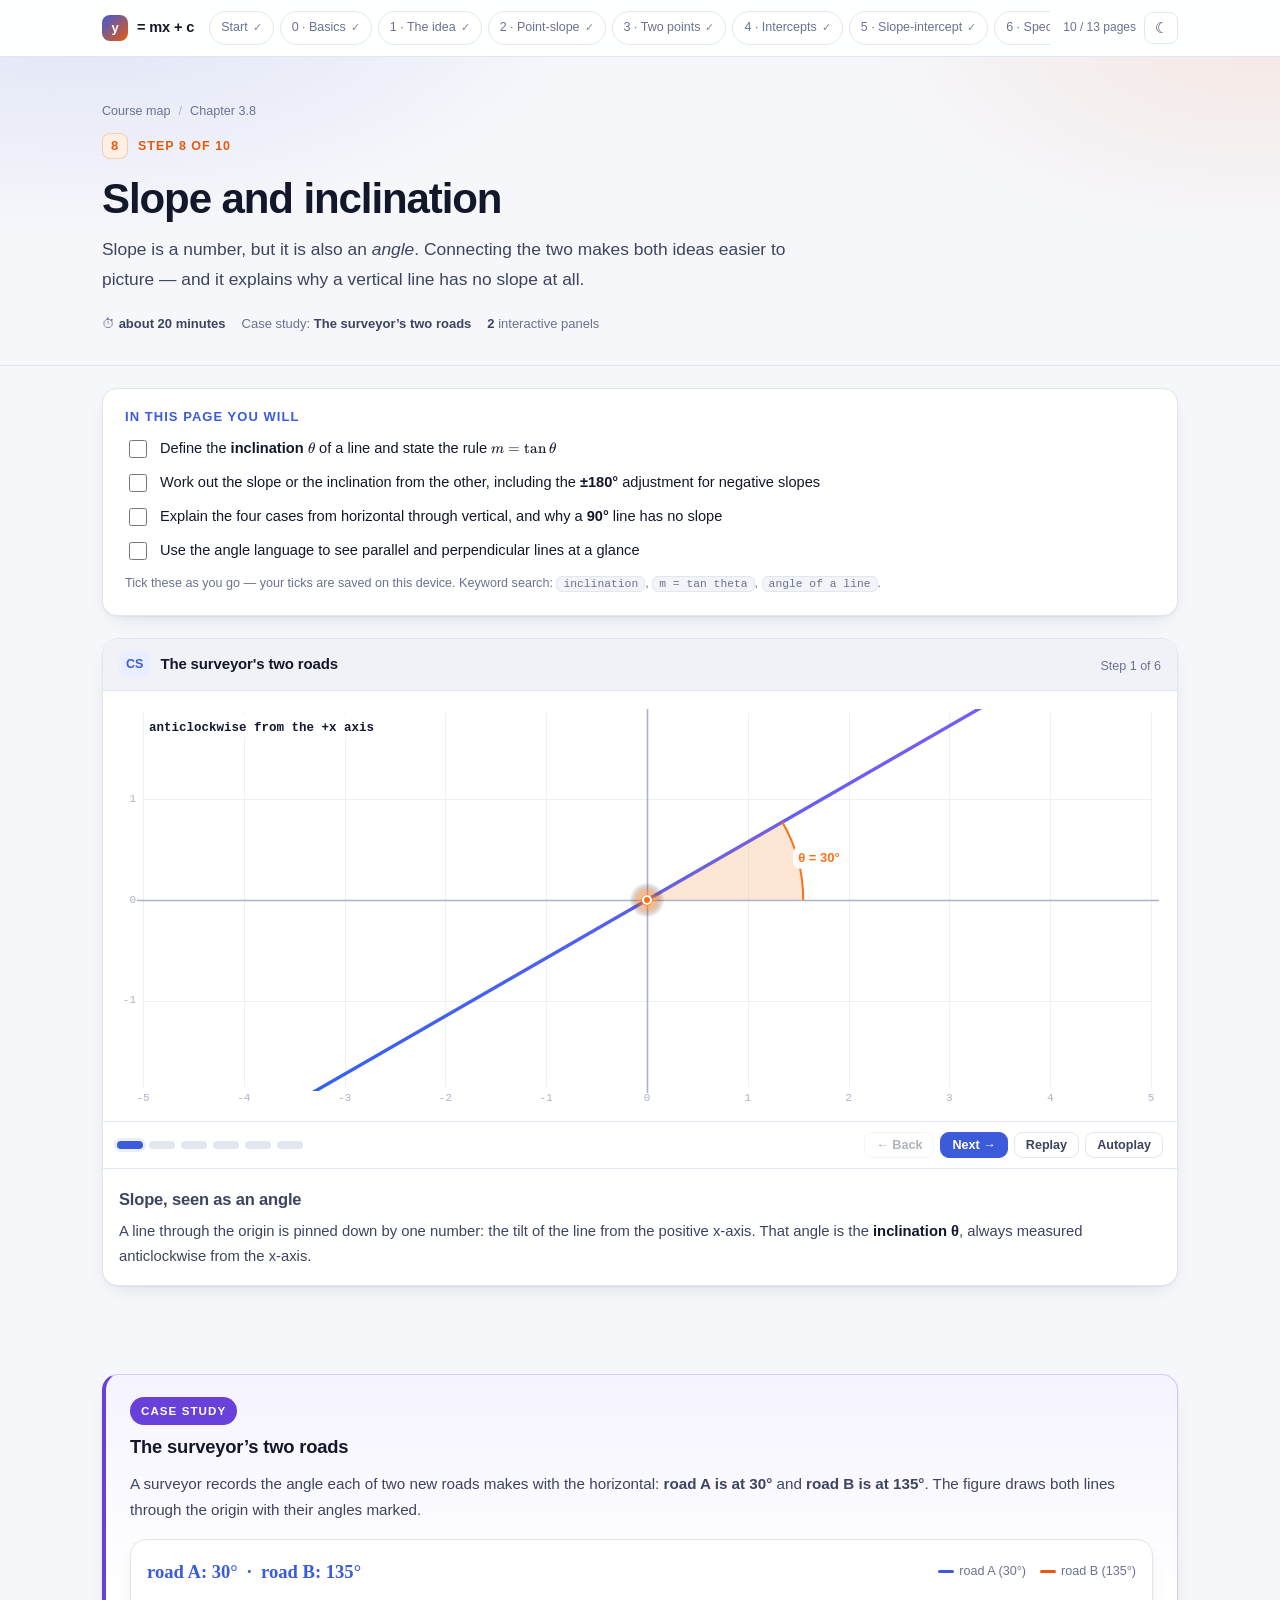
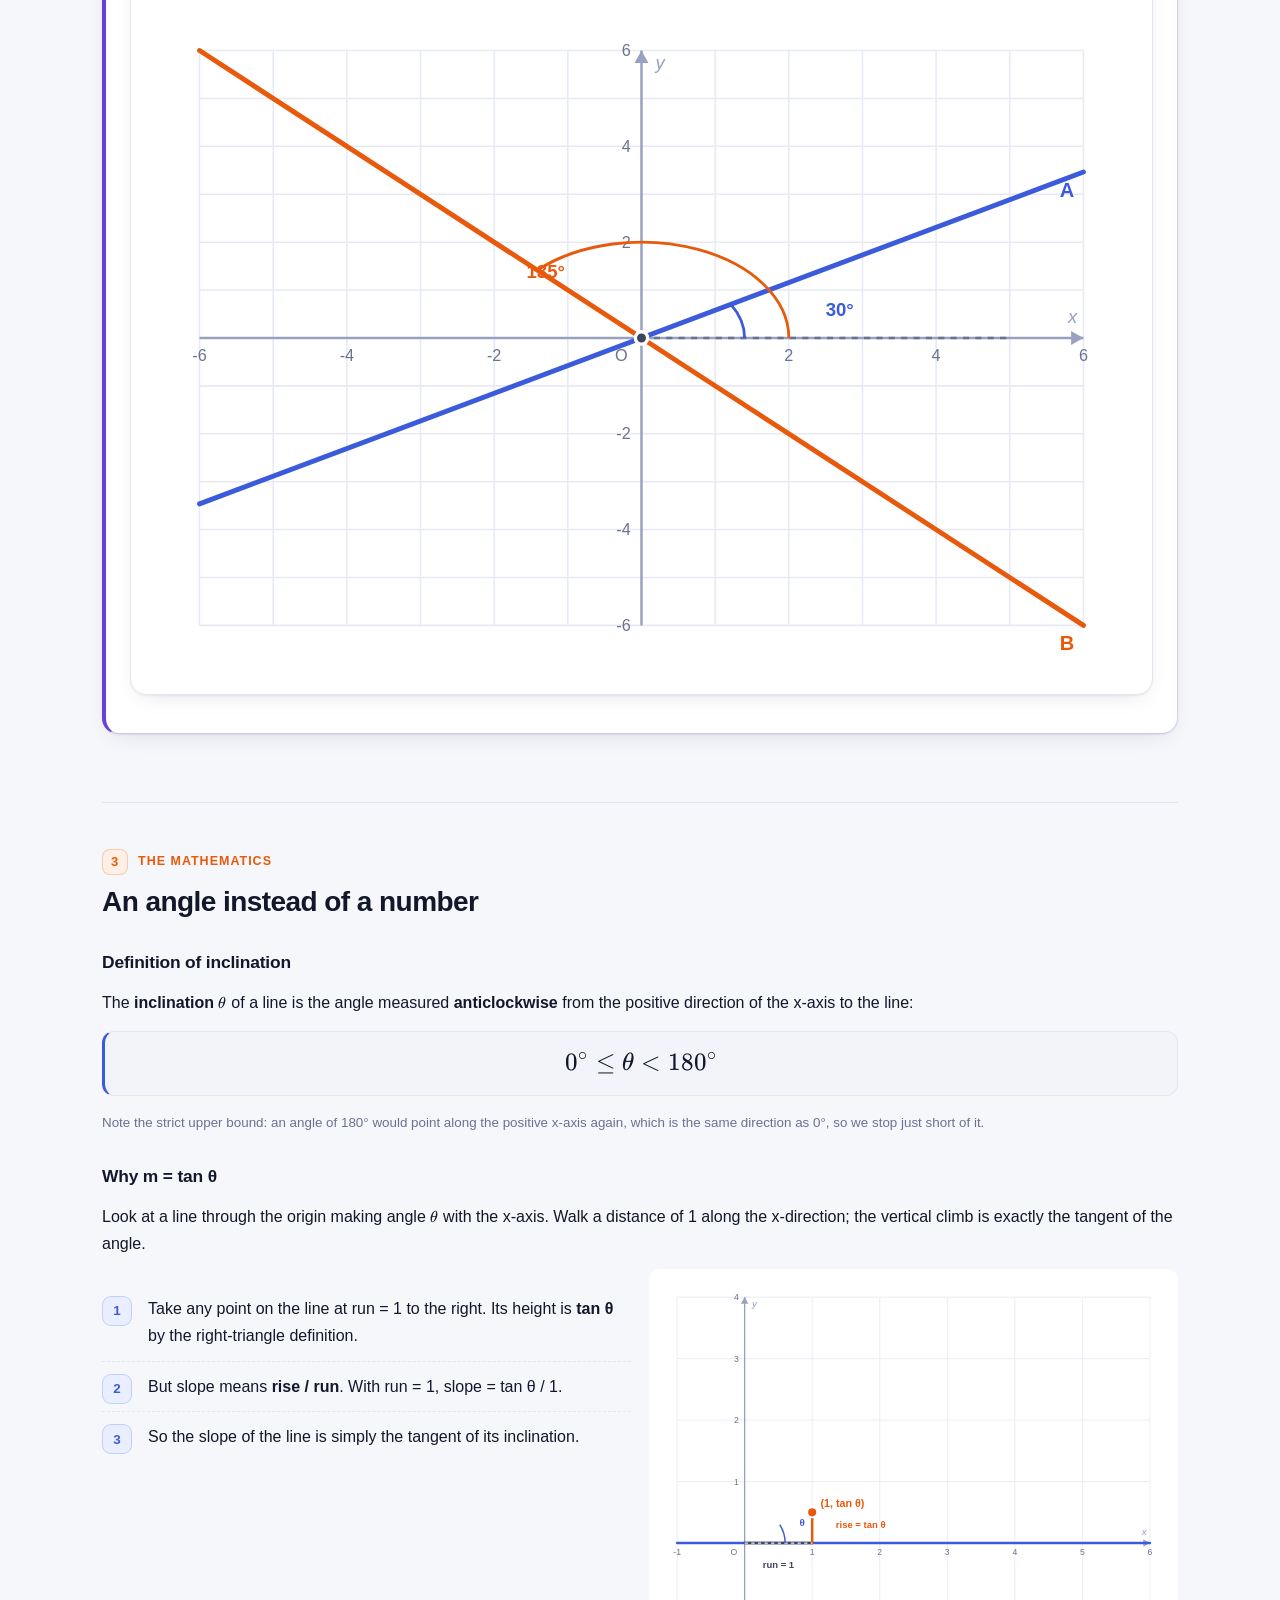
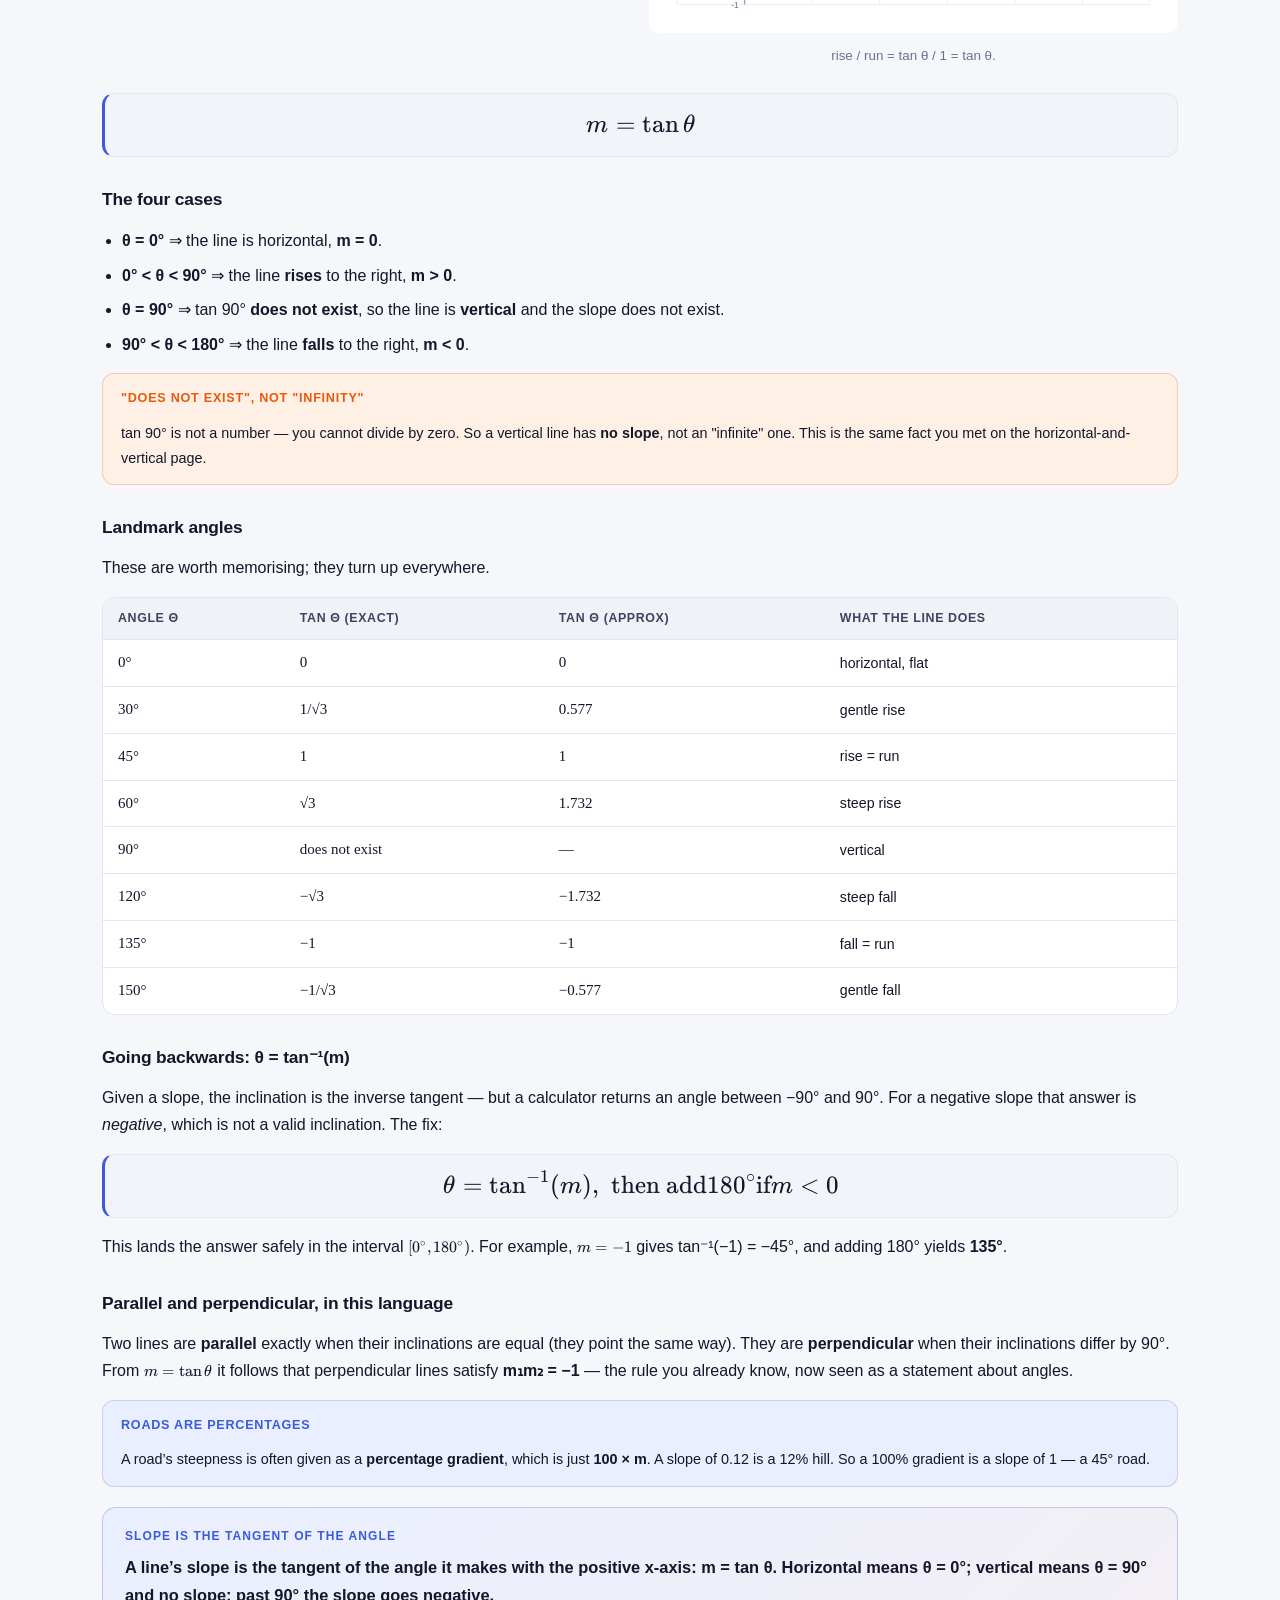
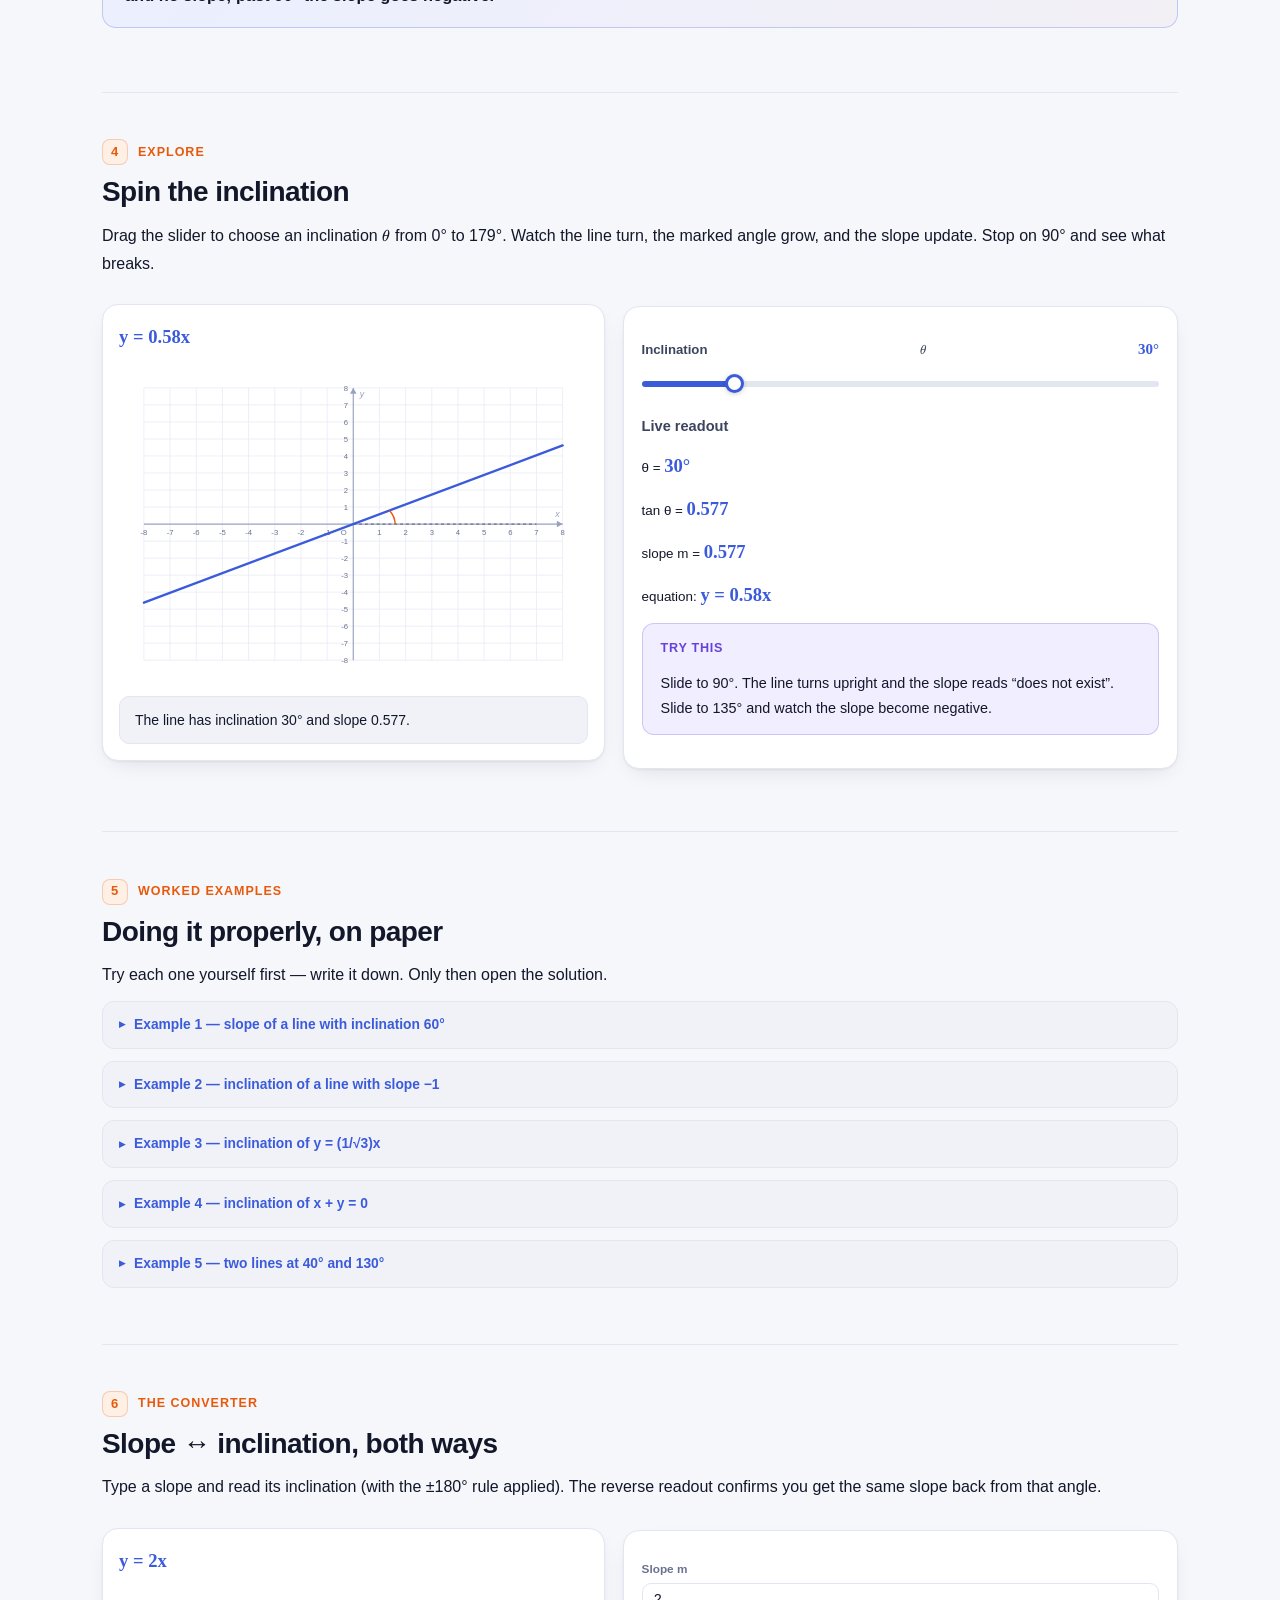
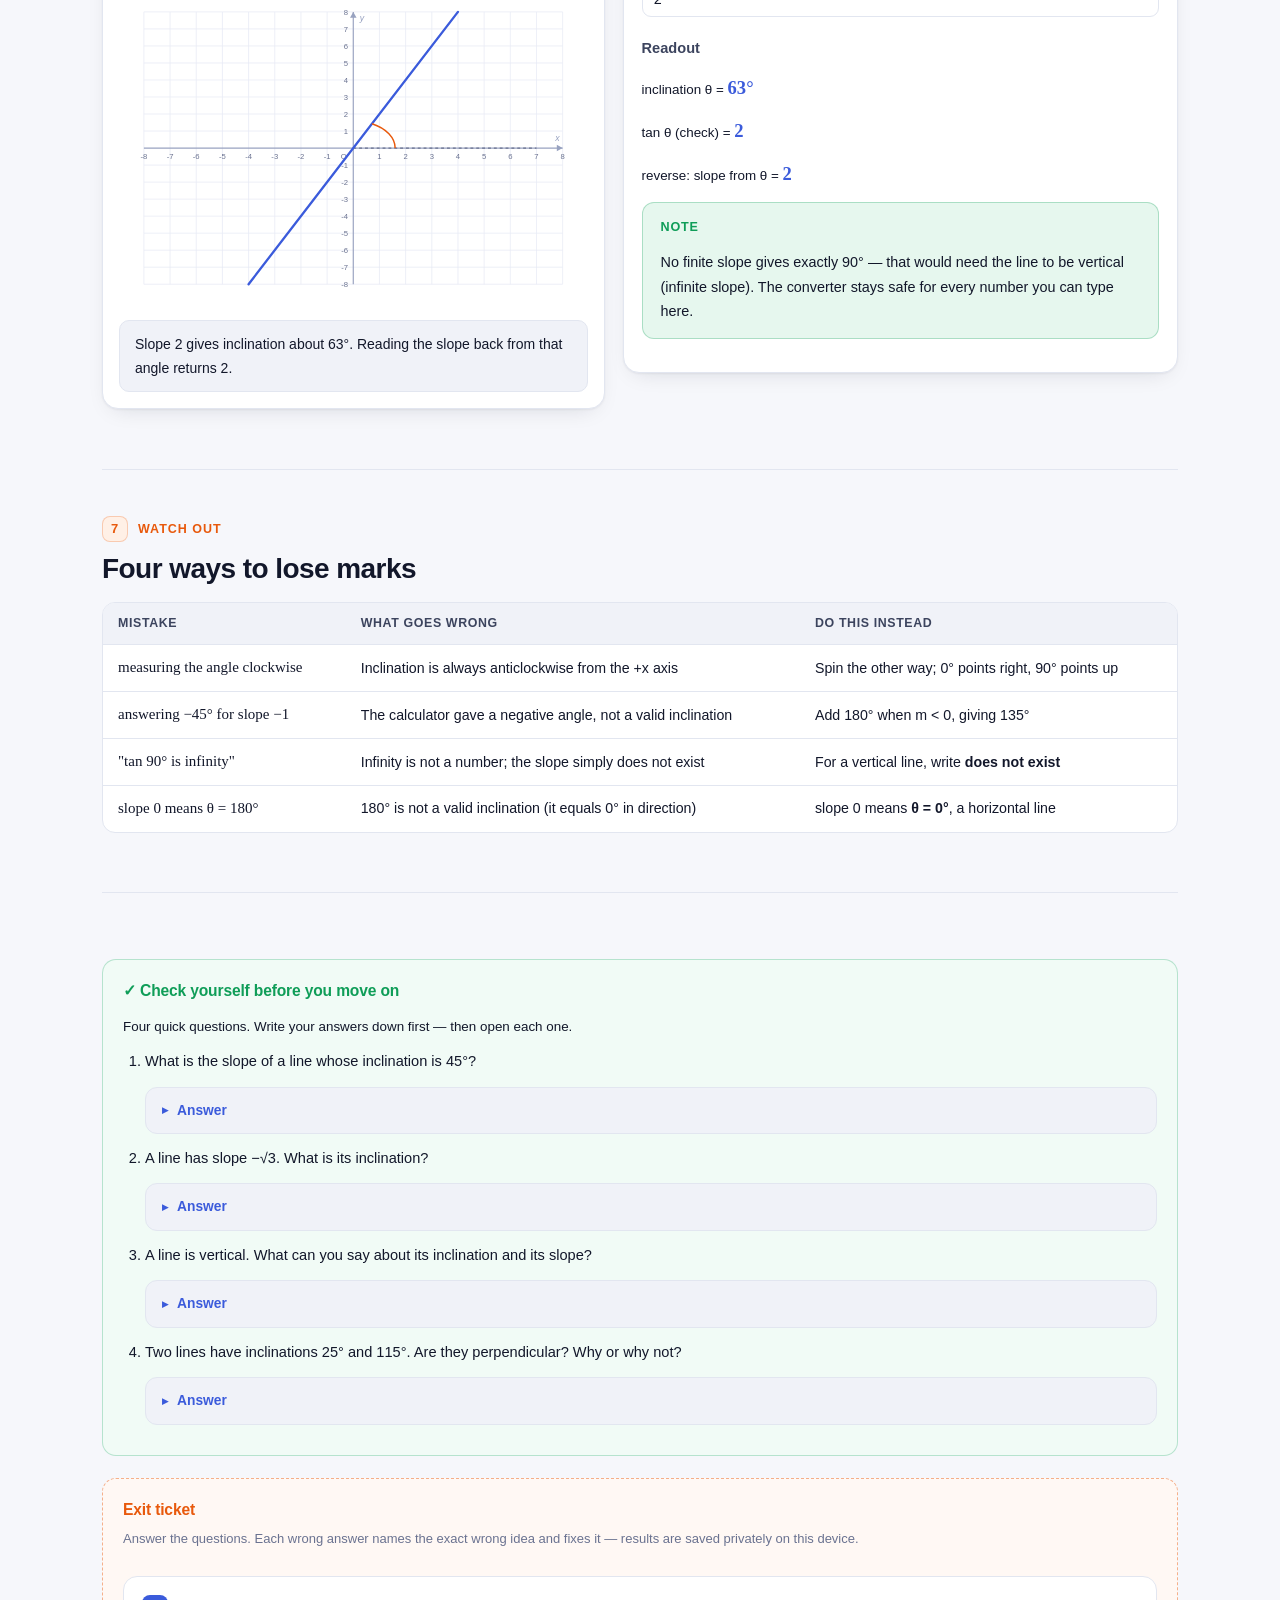
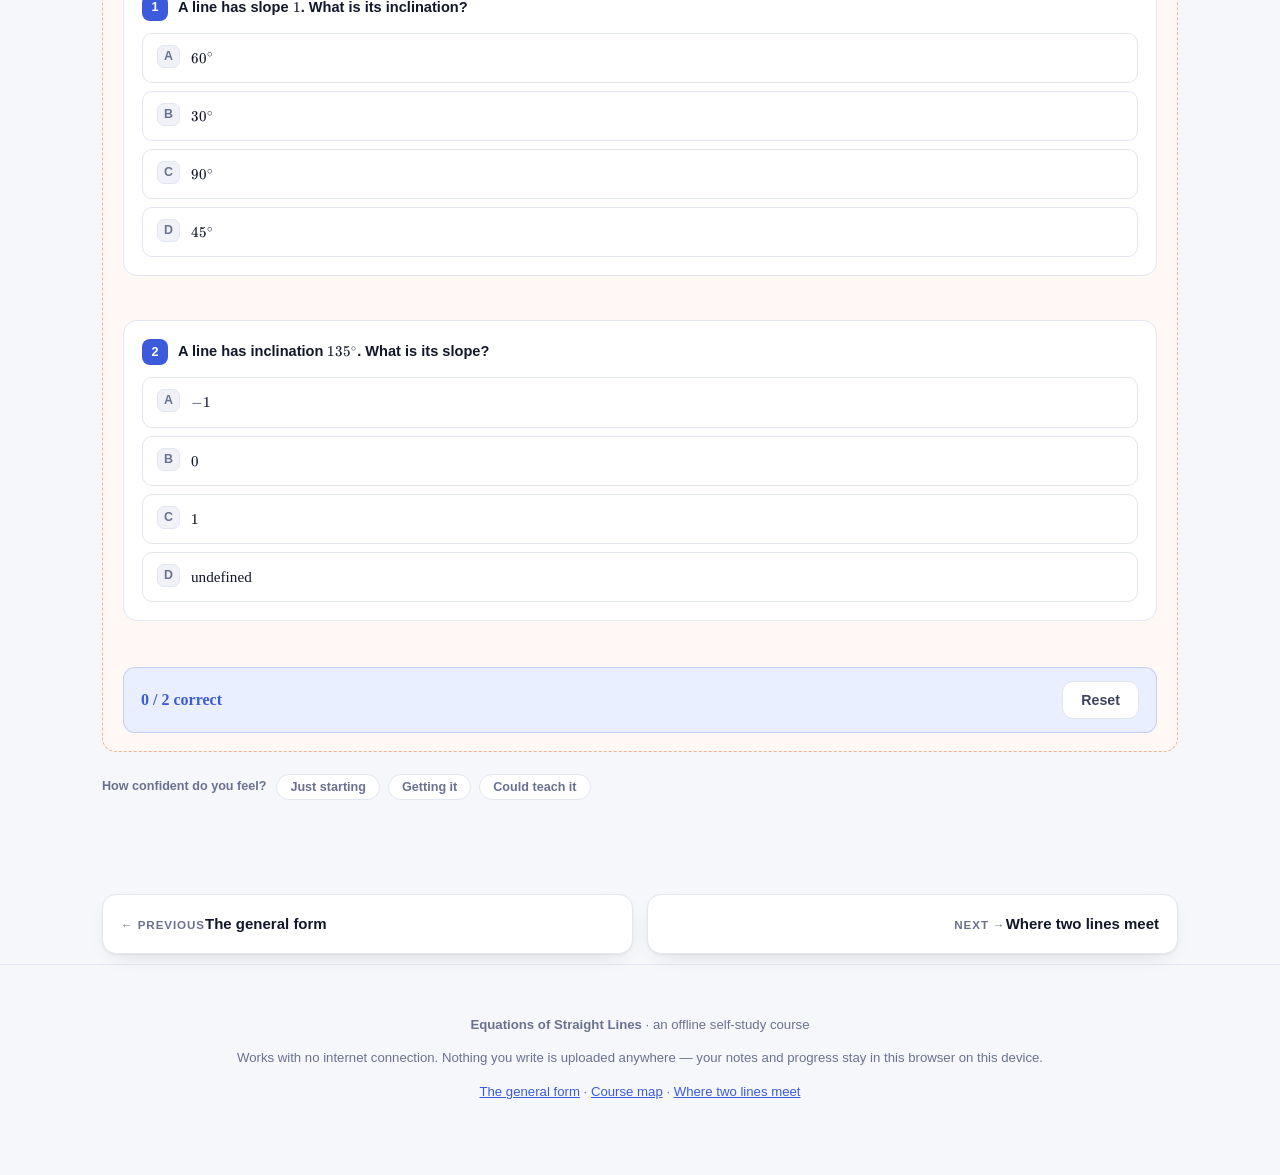
<file: 09-slope-and-inclination.html>
<!DOCTYPE html>
<html lang="en" data-theme="light">
<head>
<meta charset="UTF-8">
<meta name="viewport" content="width=device-width, initial-scale=1.0">
<title>Slope and inclination — Equations of Straight Lines</title>
<meta name="description" content="Slope is a number, but it is also an angle. Connect the two with m = tan θ, a landmark table and two interactive panels.">
<link rel="stylesheet" href="assets/style.css">
<link rel="stylesheet" href="assets/katex/katex.min.css">
</head>
<body>
<header class="nav" data-nav></header>

<div class="pagehead">
  <div class="wrap">
    <div class="crumb"><a href="index.html">Course map</a><span class="sep">/</span><span>Chapter 3.8</span></div>
    <div class="steptag"><span class="n">8</span> Step 8 of 10</div>
    <h1>Slope and inclination</h1>
    <p class="lead">Slope is a number, but it is also an <em>angle</em>. Connecting the two makes both ideas easier to picture &mdash; and it explains why a vertical line has no slope at all.</p>
    <div class="pagemeta">
      <span>&#9201; <b>about 20 minutes</b></span>
      <span>Case study: <b>The surveyor&rsquo;s two roads</b></span>
      <span><b>2</b> interactive panels</span>
    </div>
  </div>
</div>

<div class="wrap">

  <div class="goals">
    <h2>In this page you will</h2>
    <ul>
      <li><input type="checkbox" data-goal="g1" id="g1"><label for="g1">Define the <b>inclination</b> <span class="m tex">\theta</span> of a line and state the rule <span class="m tex">m = \tan \theta</span></label></li>
      <li><input type="checkbox" data-goal="g2" id="g2"><label for="g2">Work out the slope or the inclination from the other, including the <b>&plusmn;180&deg;</b> adjustment for negative slopes</label></li>
      <li><input type="checkbox" data-goal="g3" id="g3"><label for="g3">Explain the four cases from horizontal through vertical, and why a <b>90&deg;</b> line has no slope</label></li>
      <li><input type="checkbox" data-goal="g4" id="g4"><label for="g4">Use the angle language to see parallel and perpendicular lines at a glance</label></li>
    </ul>
    <p class="glink">Tick these as you go &mdash; your ticks are saved on this device. Keyword search: <code>inclination</code>, <code>m = tan theta</code>, <code>angle of a line</code>.</p>
  </div>

  <!-- ================= ANIMATED BOARD ================= -->
  <div id="boardRoads"></div>

  <!-- ================= CASE STUDY ================= -->
  <section class="blk">
    <div class="case">
      <div class="case-top">
        <span class="case-badge">Case study</span>
        
      </div>
      <h3>The surveyor&rsquo;s two roads</h3>
      <p class="scene">A surveyor records the angle each of two new roads makes with the horizontal: <b>road A is at 30&deg;</b> and <b>road B is at 135&deg;</b>. The figure draws both lines through the origin with their angles marked.</p>

      <div class="plotbox">
        <div class="plot-head">
          <div class="eqout">road A: 30&deg; &nbsp;&middot;&nbsp; road B: 135&deg;</div>
          <div class="legend">
            <span><i style="background:var(--brand)"></i>road A (30&deg;)</span>
            <span><i style="background:var(--accent)"></i>road B (135&deg;)</span>
          </div>
        </div>
        <svg class="plot static" id="plotRoads" aria-label="Two lines through the origin: one at 30 degrees climbing gently to the right, one at 135 degrees climbing to the left"></svg>
      </div>

    </div>
  </section>

  <!-- ================= THE MATHS ================= -->
  <section class="blk">
    <div class="steptag"><span class="n">3</span>The mathematics</div>
    <h2>An angle instead of a number</h2>

    <h3>Definition of inclination</h3>
    <p>The <b>inclination</b> <span class="m tex">\theta</span> of a line is the angle measured <b>anticlockwise</b> from the positive direction of the x-axis to the line:</p>
    <div class="formula big tex">0^{\circ} \leq \theta &lt; 180^{\circ}</div>
    <p class="small muted">Note the strict upper bound: an angle of 180&deg; would point along the positive x-axis again, which is the same direction as 0&deg;, so we stop just short of it.</p>

    <h3>Why m = tan &theta;</h3>
    <p>Look at a line through the origin making angle <span class="m tex">\theta</span> with the x-axis. Walk a distance of 1 along the x-direction; the vertical climb is exactly the tangent of the angle.</p>
    <div class="grid2">
      <div>
        <ol class="steps">
          <li>Take any point on the line at run = 1 to the right. Its height is <b>tan &theta;</b> by the right-triangle definition.</li>
          <li>But slope means <b>rise / run</b>. With run = 1, slope = tan &theta; / 1.</li>
          <li>So the slope of the line is simply the tangent of its inclination.</li>
        </ol>
      </div>
      <div>
        <svg class="plot static" id="plotTan" aria-label="A right triangle on a line through the origin showing rise equals tan theta when the run is 1"></svg>
        <p class="small muted center">rise / run = tan &theta; / 1 = tan &theta;.</p>
      </div>
    </div>
    <div class="formula big tex">m = \tan \theta</div>

    <h3>The four cases</h3>
    <ul class="clean">
      <li><b>&theta; = 0&deg;</b> &rArr; the line is horizontal, <b>m = 0</b>.</li>
      <li><b>0&deg; &lt; &theta; &lt; 90&deg;</b> &rArr; the line <b>rises</b> to the right, <b>m &gt; 0</b>.</li>
      <li><b>&theta; = 90&deg;</b> &rArr; tan 90&deg; <b>does not exist</b>, so the line is <b>vertical</b> and the slope does not exist.</li>
      <li><b>90&deg; &lt; &theta; &lt; 180&deg;</b> &rArr; the line <b>falls</b> to the right, <b>m &lt; 0</b>.</li>
    </ul>
    <div class="note warn">
      <div class="h">"Does not exist", not "infinity"</div>
      <p>tan 90&deg; is not a number &mdash; you cannot divide by zero. So a vertical line has <b>no slope</b>, not an "infinite" one. This is the same fact you met on the horizontal-and-vertical page.</p>
    </div>

    <h3>Landmark angles</h3>
    <p>These are worth memorising; they turn up everywhere.</p>
    <div class="tbl-wrap">
      <table>
        <thead><tr><th>Angle &theta;</th><th>tan &theta; (exact)</th><th>tan &theta; (approx)</th><th>What the line does</th></tr></thead>
        <tbody>
          <tr><td class="mono">0&deg;</td><td class="mono">0</td><td class="mono">0</td><td>horizontal, flat</td></tr>
          <tr><td class="mono">30&deg;</td><td class="mono">1/&radic;3</td><td class="mono">0.577</td><td>gentle rise</td></tr>
          <tr><td class="mono">45&deg;</td><td class="mono">1</td><td class="mono">1</td><td>rise = run</td></tr>
          <tr><td class="mono">60&deg;</td><td class="mono">&radic;3</td><td class="mono">1.732</td><td>steep rise</td></tr>
          <tr><td class="mono">90&deg;</td><td class="mono">does not exist</td><td class="mono">—</td><td>vertical</td></tr>
          <tr><td class="mono">120&deg;</td><td class="mono">&minus;&radic;3</td><td class="mono">&minus;1.732</td><td>steep fall</td></tr>
          <tr><td class="mono">135&deg;</td><td class="mono">&minus;1</td><td class="mono">&minus;1</td><td>fall = run</td></tr>
          <tr><td class="mono">150&deg;</td><td class="mono">&minus;1/&radic;3</td><td class="mono">&minus;0.577</td><td>gentle fall</td></tr>
        </tbody>
      </table>
    </div>

    <h3>Going backwards: &theta; = tan&#8315;&sup1;(m)</h3>
    <p>Given a slope, the inclination is the inverse tangent &mdash; but a calculator returns an angle between &minus;90&deg; and 90&deg;. For a negative slope that answer is <em>negative</em>, which is not a valid inclination. The fix:</p>
    <div class="formula big tex">\theta = \tan^{-1}(m), \; \text{\text{then add}} 180^{\circ} \text{\text{if}} m &lt; 0</div>
    <p>This lands the answer safely in the interval <span class="m tex">[0^{\circ}, 180^{\circ})</span>. For example, <span class="m tex">m = -1</span> gives tan&#8315;&sup1;(&minus;1) = &minus;45&deg;, and adding 180&deg; yields <b>135&deg;</b>.</p>

    <h3>Parallel and perpendicular, in this language</h3>
    <p>Two lines are <b>parallel</b> exactly when their inclinations are equal (they point the same way). They are <b>perpendicular</b> when their inclinations differ by 90&deg;. From <span class="m tex">m = \tan \theta</span> it follows that perpendicular lines satisfy <b>m&#8321;m&#8322; = &minus;1</b> &mdash; the rule you already know, now seen as a statement about angles.</p>

    <div class="note tip">
      <div class="h">Roads are percentages</div>
      <p>A road&rsquo;s steepness is often given as a <b>percentage gradient</b>, which is just <b>100 &times; m</b>. A slope of 0.12 is a 12% hill. So a 100% gradient is a slope of 1 &mdash; a 45&deg; road.</p>
    </div>

    <div class="keyidea">
      <span class="k">Slope is the tangent of the angle</span>
      <p>A line&rsquo;s slope is the tangent of the angle it makes with the positive x-axis: <b>m = tan &theta;</b>. Horizontal means &theta; = 0&deg;; vertical means &theta; = 90&deg; and no slope; past 90&deg; the slope goes negative.</p>
    </div>
  </section>

  <!-- ================= INTERACTIVE 1 ================= -->
  <section class="blk">
    <div class="steptag"><span class="n">4</span>Explore</div>
    <h2>Spin the inclination</h2>
    <p>Drag the slider to choose an inclination <span class="m tex">\theta</span> from 0&deg; to 179&deg;. Watch the line turn, the marked angle grow, and the slope update. Stop on 90&deg; and see what breaks.</p>

    <div class="grid2 plotfirst">
      <div class="plotbox">
        <div class="plot-head">
          <div class="eqout" id="inclEq">y = 0.58x</div>
        </div>
        <svg class="plot" id="plotIncl" aria-label="Interactive line through the origin at a chosen inclination, with the angle marked"></svg>
        <div class="outmsg" id="inclMsg">The line has inclination 30&deg; and slope 0.577.</div>
      </div>
      <div class="card tight">
        <div class="ctrl">
          <label>Inclination <span class="m tex">\theta</span> <b id="inclTv">30&deg;</b></label>
          <input type="range" id="inclT" min="0" max="179" step="1" value="30">
        </div>
        <h4>Live readout</h4>
        <p class="small">&theta; = <span class="eqout small" id="inclTheta"></span></p>
        <p class="small">tan &theta; = <span class="eqout small" id="inclTan"></span></p>
        <p class="small">slope m = <span class="eqout small" id="inclM"></span></p>
        <p class="small">equation: <span class="eqout small" id="inclForm"></span></p>
        <div class="note vio" style="margin-top:12px">
          <div class="h">Try this</div>
          <p>Slide to 90&deg;. The line turns upright and the slope reads &ldquo;does not exist&rdquo;. Slide to 135&deg; and watch the slope become negative.</p>
        </div>
      </div>
    </div>
  </section>

  <!-- ================= WORKED EXAMPLES ================= -->
  <section class="blk">
    <div class="steptag"><span class="n">5</span>Worked examples</div>
    <h2>Doing it properly, on paper</h2>
    <p>Try each one yourself first &mdash; write it down. Only then open the solution.</p>

    <details class="sol">
      <summary>Example 1 &mdash; slope of a line with inclination 60&deg;</summary>
      <div class="body">
        <p>m = tan 60&deg; = <b>&radic;3 &asymp; 1.73</b>.</p>
        <p>The line is steep and rising, as expected for an angle close to 90&deg;.</p>
      </div>
    </details>

    <details class="sol">
      <summary>Example 2 &mdash; inclination of a line with slope &minus;1</summary>
      <div class="body">
        <p>tan&#8315;&sup1;(&minus;1) = &minus;45&deg;. Since m &lt; 0, add 180&deg;:</p>
        <div class="formula tex">\theta = -45^{\circ} + 180^{\circ} = 135^{\circ}</div>
        <p>Check: tan 135&deg; = &minus;1. Correct, and 135&deg; is in [0&deg;, 180&deg;).</p>
      </div>
    </details>

    <details class="sol">
      <summary>Example 3 &mdash; inclination of y = (1/&radic;3)x</summary>
      <div class="body">
        <p>The slope is m = 1/&radic;3. We recognise tan 30&deg; = 1/&radic;3, so</p>
        <div class="formula tex">\theta = \tan^{-1}(1/\sqrt{3}) = 30^{\circ}</div>
        <p>(No adjustment needed because m &gt; 0.)</p>
      </div>
    </details>

    <details class="sol">
      <summary>Example 4 &mdash; inclination of x + y = 0</summary>
      <div class="body">
        <p>Rewrite: y = &minus;x, so m = &minus;1. As in Example 2, &theta; = <b>135&deg;</b>.</p>
        <p>The line falls to the right &mdash; consistent with an angle past 90&deg;.</p>
      </div>
    </details>

    <details class="sol">
      <summary>Example 5 &mdash; two lines at 40&deg; and 130&deg;</summary>
      <div class="body">
        <p>The inclinations differ by 130&deg; &minus; 40&deg; = <b>90&deg;</b>, so the lines are <b>perpendicular</b>.</p>
        <p>Check with slopes: tan 40&deg; &times; tan 130&deg; &asymp; 0.839 &times; (&minus;1.192) &asymp; <b>&minus;1</b>. The product is &minus;1, confirming perpendicularity.</p>
      </div>
    </details>
  </section>

  <!-- ================= INTERACTIVE 2 ================= -->
  <section class="blk">
    <div class="steptag"><span class="n">6</span>The converter</div>
    <h2>Slope &harr; inclination, both ways</h2>
    <p>Type a slope and read its inclination (with the &plusmn;180&deg; rule applied). The reverse readout confirms you get the same slope back from that angle.</p>

    <div class="grid2 plotfirst">
      <div class="plotbox">
        <div class="plot-head">
          <div class="eqout" id="convEq">y = 2x</div>
        </div>
        <svg class="plot" id="plotConv" aria-label="Interactive line drawn from a typed slope, with its inclination shown"></svg>
        <div class="outmsg" id="convMsg">Slope 2 gives inclination about 63&deg;.</div>
      </div>
      <div class="card tight">
        <div class="inrow">
          <div class="f">
            <span>Slope m</span>
            <input type="number" id="convM" min="-6" max="6" step="0.1" value="2">
          </div>
        </div>
        <h4>Readout</h4>
        <p class="small">inclination &theta; = <span class="eqout small" id="convTheta"></span></p>
        <p class="small">tan &theta; (check) = <span class="eqout small" id="convTan"></span></p>
        <p class="small">reverse: slope from &theta; = <span class="eqout small" id="convBack"></span></p>
        <div class="note ok" style="margin-top:12px">
          <div class="h">Note</div>
          <p>No finite slope gives exactly 90&deg; &mdash; that would need the line to be vertical (infinite slope). The converter stays safe for every number you can type here.</p>
        </div>
      </div>
    </div>
  </section>

  <!-- ================= MISTAKES ================= -->
  <section class="blk">
    <div class="steptag"><span class="n">7</span>Watch out</div>
    <h2>Four ways to lose marks</h2>
    <div class="tbl-wrap">
      <table>
        <thead><tr><th>Mistake</th><th>What goes wrong</th><th>Do this instead</th></tr></thead>
        <tbody>
          <tr><td class="mono">measuring the angle clockwise</td><td>Inclination is always anticlockwise from the +x axis</td><td>Spin the other way; 0&deg; points right, 90&deg; points up</td></tr>
          <tr><td class="mono">answering &minus;45&deg; for slope &minus;1</td><td>The calculator gave a negative angle, not a valid inclination</td><td>Add 180&deg; when m &lt; 0, giving 135&deg;</td></tr>
          <tr><td class="mono">"tan 90&deg; is infinity"</td><td>Infinity is not a number; the slope simply does not exist</td><td>For a vertical line, write <b>does not exist</b></td></tr>
          <tr><td class="mono">slope 0 means &theta; = 180&deg;</td><td>180&deg; is not a valid inclination (it equals 0&deg; in direction)</td><td>slope 0 means <b>&theta; = 0&deg;</b>, a horizontal line</td></tr>
        </tbody>
      </table>
    </div>
  </section>

  <!-- ================= SELF CHECK ================= -->
  <section class="blk">
    <div class="selfcheck">
      <h3>&#10003; Check yourself before you move on</h3>
      <p class="small">Four quick questions. Write your answers down first &mdash; then open each one.</p>
      <ol>
        <li>What is the slope of a line whose inclination is 45&deg;?
          <details class="sol"><summary>Answer</summary><div class="body">
            <p>m = tan 45&deg; = <b>1</b>.</p>
          </div></details>
        </li>
        <li>A line has slope &minus;&radic;3. What is its inclination?
          <details class="sol"><summary>Answer</summary><div class="body">
            <p>tan&#8315;&sup1;(&minus;&radic;3) = &minus;60&deg;. Since m &lt; 0, add 180&deg;: &theta; = 120&deg;. Check tan 120&deg; = &minus;&radic;3. (<b>120&deg;</b>.)</p>
          </div></details>
        </li>
        <li>A line is vertical. What can you say about its inclination and its slope?
          <details class="sol"><summary>Answer</summary><div class="body">
            <p>Its inclination is <b>90&deg;</b>. tan 90&deg; does not exist, so its <b>slope does not exist</b>.</p>
          </div></details>
        </li>
        <li>Two lines have inclinations 25&deg; and 115&deg;. Are they perpendicular? Why or why not?
          <details class="sol"><summary>Answer</summary><div class="body">
            <p>115&deg; &minus; 25&deg; = 90&deg;, so the inclinations differ by 90&deg; &mdash; <b>yes, they are perpendicular</b>. Equivalently tan 25&deg; &times; tan 115&deg; &asymp; &minus;1.</p>
          </div></details>
        </li>
      </ol>
    </div>

    <div class="reflect">
      <h3>Exit ticket</h3>
      <p class="sub">Answer the questions. Each wrong answer names the exact wrong idea and fixes it — results are saved privately on this device.</p>
      
      <div data-exit></div>
    </div>

    <div class="conf" data-conf></div>
  </section>

  <div data-pnav class="pnav"></div>
</div>

<footer>
  <div class="wrap">
    <p><b>Equations of Straight Lines</b> &middot; an offline self-study course</p>
    <p>Works with no internet connection. Nothing you write is uploaded anywhere &mdash; your notes and progress stay in this browser on this device.</p>
    <p><a href="08-general-form.html">The general form</a> &middot; <a href="index.html">Course map</a> &middot; <a href="10-intersection.html">Where two lines meet</a></p>
  </div>
</footer>

<script src="assets/katex/katex.min.js"></script>
<script src="assets/tex.js"></script>
<script src="assets/concept-data.js"></script>
<script src="assets/concept.js"></script>
<script src="assets/plot.js"></script>
<script src="assets/anim.js"></script>
<script src="assets/app.js"></script>
<script>
/* ================= 1. case-study figure: two roads ================= */
(function(){
  var svg = document.getElementById("plotRoads");
  if (!svg) return;
  var p = new Plot(svg, {xmin:-6, xmax:6, ymin:-6, ymax:6, stepX:1, stepY:1, labelStepX:2, labelStepY:2});
  p.reset();
  // road A at 30 deg: m = tan30 = 0.5774
  p.line(0.5774, 0, {color:"var(--brand)", width:3.2, label:"A"});
  // road B at 135 deg: m = tan135 = -1
  p.line(-1, 0, {color:"var(--accent)", width:3.2, label:"B"});
  // reference horizontal ray
  p.dotted(0, 0, 5, 0, {color:"var(--ink-3)"});
  // angle arcs
  p.arc(0, 0, 1.4, 0, 30, {color:"var(--brand)"});
  p.arc(0, 0, 2.0, 0, 135, {color:"var(--accent)"});
  p.text(2.5, 0.45, "30°", {anchor:"start", size:12, color:"var(--brand)", weight:700});
  p.text(-1.3, 1.25, "135°", {anchor:"middle", size:12, color:"var(--accent)", weight:700});
  p.point(0, 0, {color:"var(--ink-2)", r:4});
})();

/* ================= 2. derivation figure: rise/run triangle ================= */
(function(){
  var svg = document.getElementById("plotTan");
  if (!svg) return;
  var p = new Plot(svg, {xmin:-1, xmax:6, ymin:-1, ymax:4});
  p.reset();
  var th = 30 * Math.PI / 180;
  var x = Math.cos(th), y = Math.sin(th); // point at run=1, rise=tan30
  p.line(0, 0, {color:"var(--brand)", width:3});
  p.seg(0, 0, 1, 0, {color:"var(--ink-2)"});
  p.seg(1, 0, 1, y, {color:"var(--accent)", dash:"4 4"});
  p.dotted(0, 0, 1, 0, {color:"var(--grid)"});
  p.point(1, y, {color:"var(--accent)", r:6, label:"(1, tan θ)", labelDx:10, labelDy:-6});
  p.text(0.5, -0.4, "run = 1", {anchor:"middle", size:11.5, color:"var(--ink-2)"});
  p.text(1.35, y/2, "rise = tan θ", {anchor:"start", size:11.5, color:"var(--accent)"});
  p.arc(0, 0, 0.6, 0, 30, {color:"var(--brand)"});
  p.text(0.85, 0.28, "θ", {anchor:"middle", size:12, color:"var(--brand)", weight:700});
})();

/* ================= 3. interactive 1: inclination slider ================= */
(function(){
  var svg = document.getElementById("plotIncl");
  if (!svg) return;
  var p = new Plot(svg, {xmin:-8, xmax:8, ymin:-8, ymax:8});
  var T = document.getElementById("inclT");
  var Tv = document.getElementById("inclTv");
  var EQ = document.getElementById("inclEq"), MSG = document.getElementById("inclMsg");
  var TH = document.getElementById("inclTheta"), TN = document.getElementById("inclTan");
  var M = document.getElementById("inclM"), FM = document.getElementById("inclForm");

  function draw(){
    var th = +T.value;
    Tv.textContent = th + "°";
    TH.innerHTML = th + "°";
    p.reset();
    p.dotted(0, 0, 7, 0, {color:"var(--ink-3)"}); // horizontal reference ray
    if (th === 90){
      p.vline(0, {color:"var(--brand)", width:3.2});
      TN.innerHTML = "does not exist";
      M.innerHTML = "does not exist";
      FM.innerHTML = "x = 0 (vertical)";
      EQ.innerHTML = "x = 0";
      MSG.innerHTML = "<b>Vertical — the slope does not exist.</b> tan 90° is not a number, so θ = 90° cannot give a slope.";
      MSG.style.borderColor = "var(--line)";
      return;
    }
    var m = Math.tan(th * Math.PI / 180);
    p.line(m, 0, {color:"var(--brand)", width:3.2});
    p.arc(0, 0, 1.6, 0, th, {color:"var(--accent)", width:2});
    var tm = nf(m, 3);
    TN.innerHTML = tm;
    M.innerHTML = tm;
    FM.innerHTML = (Math.abs(m) < 1e-9) ? "y = 0" : eqLine(m, 0);
    EQ.innerHTML = (Math.abs(m) < 1e-9) ? "y = 0" : eqLine(m, 0);
    MSG.innerHTML = "The line has inclination " + th + "° and slope " + tm + (m < 0 ? " (negative — it falls to the right)." : ".");
    MSG.style.borderColor = "var(--line)";
  }

  T.addEventListener("input", function(){ setRangeFill(T); draw(); });
  setRangeFill(T);
  draw();
})();

/* ================= 4. interactive 2: slope <-> inclination converter ================= */
(function(){
  var svg = document.getElementById("plotConv");
  if (!svg) return;
  var p = new Plot(svg, {xmin:-8, xmax:8, ymin:-8, ymax:8});
  var M = document.getElementById("convM");
  var EQ = document.getElementById("convEq"), MSG = document.getElementById("convMsg");
  var TH = document.getElementById("convTheta"), TN = document.getElementById("convTan");
  var BK = document.getElementById("convBack");

  function draw(){
    var m = parseFloat(M.value);
    if (!isFinite(m)) m = 0;
    p.reset();
    p.dotted(0, 0, 7, 0, {color:"var(--ink-3)"});
    if (m > 1e6 || m < -1e6){
      p.vline(0, {color:"var(--brand)", width:3.2});
      TH.innerHTML = "90° (vertical)";
      TN.innerHTML = "does not exist";
      BK.innerHTML = "does not exist";
      EQ.innerHTML = "x = 0";
      MSG.innerHTML = "An enormous slope approaches a vertical line (inclination 90°, slope does not exist).";
      return;
    }
    var th = Math.atan(m) * 180 / Math.PI;
    if (m < 0) th = th + 180;
    var thRound = Math.round(th);
    p.line(m, 0, {color:"var(--brand)", width:3.2});
    p.arc(0, 0, 1.6, 0, th, {color:"var(--accent)", width:2});
    TH.innerHTML = thRound + "°";
    TN.innerHTML = nf(Math.tan(th * Math.PI / 180), 3);
    BK.innerHTML = nf(m, 3);
    EQ.innerHTML = (Math.abs(m) < 1e-9) ? "y = 0" : eqLine(m, 0);
    MSG.innerHTML = "Slope " + nf(m, 3) + " gives inclination about " + thRound + "°. Reading the slope back from that angle returns " + nf(m, 3) + ".";
  }

  M.addEventListener("input", draw);
  draw();
})();

/* ================= animated board: the surveyor's two roads ================= */
(function () {
  if (!window.Anim) return;
  var E = Anim.E, seg = Anim.seg, nf = Anim.nf, lerp = Anim.lerp, rad = Anim.rad;

  var M0 = Math.tan(rad(30));   // road A: 30 degrees,  m = tan 30 = 0.577
  function ang(m) { return m >= 0 ? Math.atan(m) : Math.atan(m) + Math.PI; }
  function deg(m) { return ang(m) * 180 / Math.PI; }
  function R(g, u) { return u / (g.view.x[1] - g.view.x[0]) * g.pw; }   // data units -> px

  var lesson = {
    id: "roads", no: "CS", name: "The surveyor's two roads",
    /* y-range chosen so one unit x = one unit y on screen: angles look true */
    view: { x: [-5, 5], y: [-1.86, 1.86], xs: 1, ys: 1 },
    controls: [
      { k: "m", label: "slope m", min: -4, max: 4, step: 0.25, value: 1 }
    ],
    steps: [
      {
        title: "Slope, seen as an angle",
        dur: 2500,
        body: "<p>A line through the origin is pinned down by one number: the tilt of the line from the positive x-axis. That angle is the <b>inclination &theta;</b>, always measured anticlockwise from the x-axis.</p>",
        draw: function (g, t) {
          var a = E(t, 0, .85);
          g.line(M0, 0, { color: "c1", w: 3.4, t: a, head: true, grad: ["c1", "c4"] });
          var w = E(t, .3, 1);
          g.wedge(0, 0, R(g, 1.55), 0, 30, { color: "c3", fill: true, fillAlpha: .18 * w, w: 2, alpha: w, t: w });
          g.lab("\u03B8 = 30\u00B0", 1.5, 0.42, { size: 13, color: "c3", bold: true, alpha: E(t, .55, 1), slide: [-10, 0] });
          g.dot(0, 0, { color: "c3", r: 5.5, glow: true, ring: true });
          g.corner("anticlockwise from the +x axis", { p: E(t, .55, 1) });
        }
      },
      {
        title: "m = tan \u03B8",
        dur: 2600,
        body: "<p>Walk 1 unit along, and the slope tells you how far up you end. That is exactly what the tangent does: <span class='m'>m = tan &theta;</span>. For road A, <b>m = tan 30&deg; = 0.577</b>.</p>",
        draw: function (g, t) {
          var s1 = E(t, .05, .45), s2 = E(t, .4, .78);
          g.line(M0, 0, { color: "c1", w: 3.2, alpha: .6 });
          g.wedge(0, 0, R(g, 1.35), 0, 30, { color: "c3", w: 1.8, alpha: .85 });
          g.seg(0, 0, 1, 0, { color: "c2", w: 2.8, t: s1, head: true });
          g.seg(1, 0, 1, M0, { color: "c2", w: 2.8, t: s2, head: true });
          g.rightAngle(1, 0, -1, 1, { alpha: s2, color: "c2" });
          g.lab("1", .5, 0, { dx: 0, dy: 20, align: "center", size: 12, color: "c2", bold: true, alpha: s1 });
          g.lab("tan 30\u00B0 = 0.577", 1, M0 / 2, { dx: 13, dy: 0, size: 12, color: "c2", bold: true, alpha: s2, slide: [8, 0] });
          g.dot(1, M0, { color: "c3", r: 6.5, p: E(t, .6, 1), glow: true, pulse: true });
          g.corner("m = tan \u03B8", { p: E(t, .68, 1) });
        }
      },
      {
        title: "When the slope is negative you add 180\u00B0",
        dur: 2800,
        body: "<p>Road B climbs to the left, so its slope is negative. <span class='m'>tan&nbsp;&theta;</span> repeats every 180&deg;, so a solver returns an angle below zero — add <b>180&deg;</b> to put it back in range. Slope &minus;1 gives &theta; = <b>135&deg;</b>.</p>",
        draw: function (g, t) {
          var a = E(t, 0, .8);
          var mb = lerp(M0, -1, a);
          g.line(M0, 0, { color: "c1", w: 3, alpha: .4 });
          g.line(mb, 0, { color: "c4", w: 3.4, grad: ["c4", "c6"] });
          var d = deg(mb);
          var w = E(t, .35, 1);
          g.wedge(0, 0, R(g, 1.3), 0, d, { color: "c6", fill: true, fillAlpha: .15 * w, w: 2, alpha: w, t: w });
          g.lab("\u03B8 = " + nf(d, 0) + "\u00B0", -1.35, 1.35, { size: 13, color: "c6", bold: true, alpha: E(t, .6, 1), slide: [10, 0] });
          g.corner("m = " + nf(mb, 2) + "   \u2192   \u03B8 = " + nf(d, 0) + "\u00B0", { p: E(t, .72, 1), color: "c6" });
          g.tag("tan\u207B\u00B9(" + nf(mb, 2) + ") = " + nf(d - 180, 1) + "\u00B0  + 180\u00B0", g.pad.l + 6, g.pad.t + 34,
            { align: "left", size: 12, color: "c4", bold: true, alpha: E(t, .78, 1) });
        }
      },
      {
        title: "The four cases",
        dur: 2900,
        body: "<p>Turn the line all the way round and the slope behaves differently at each stage: flat gives <b>0</b>, a gentle tilt gives a small positive number, a steep tilt gives a huge one — and at exactly <b>90&deg;</b> the slope <em>does not exist</em>, because tan 90&deg; is undefined.</p>",
        draw: function (g, t) {
          var d = lerp(0, 90, E(t, 0, .88));
          var m = d >= 89.97 ? 4000 : Math.tan(rad(d));
          if (m < 0) m = 0;
          g.line(m, 0, { color: "c1", w: 3.2, grad: ["c1", "c4"] });
          g.wedge(0, 0, R(g, 1.3), 0, Math.min(d, 89.9), { color: "c3", fill: true, fillAlpha: .16, w: 1.8 });
          g.lab("\u03B8 = " + nf(d, 1) + "\u00B0", 1.1, 1.05, { size: 12.5, color: "c3", bold: true });
          var lab = "m = tan " + nf(d, 0) + "\u00B0";
          var val = d >= 89.97 ? "undefined" : nf(m, 3);
          g.corner(lab + " = " + val, { color: d >= 89.9 ? "c5" : "c1" });
          var s2 = E(t, .9, 1);
          if (s2 > 0) {
            g.vl(0, { color: "c5", w: 3.4, t: s2, head: true, alpha: .9 });
            g.lab("vertical: no slope", 0, -1.62, { dx: 12, size: 12.5, color: "c5", bold: true, alpha: s2 });
          }
        }
      },
      {
        title: "Parallel and perpendicular, at a glance",
        dur: 2900,
        body: "<p>Two lines with the <b>same inclination</b> are parallel. Raise one by <b>90&deg;</b> and they are perpendicular — and then <span class='m'>m&#8321; &middot; m&#8322; = &minus;1</span>, because tan(&theta;+90&deg;) = &minus;1 / tan&theta;.</p>",
        draw: function (g, t) {
          var a = E(t, 0, .45), b = E(t, .35, .8);
          var m1 = Math.tan(rad(30)), m2 = -1 / m1;
          g.line(m1, 1.0, { color: "c1", w: 3.2, t: a, head: true, grad: ["c1", "c4"] });
          g.line(m1, -1.0, { color: "c1", w: 3.2, t: a, head: true, grad: ["c1", "c4"] });
          if (b > 0) {
            g.line(m2, 0, { color: "c4", w: 3.2, t: b, head: true, grad: ["c4", "c6"] });
            g.wedge(0, 0, R(g, 1.25), 30, 120, { color: "c3", fill: true, fillAlpha: .18 * b, w: 1.8, alpha: b });
            g.dot(0, 0, { color: "c3", r: 6, p: b, glow: true, pulse: true, ring: true });
          }
          g.lab("30\u00B0", 1.3, 1.0 + m1 * 1.3, { size: 12, color: "c1", bold: true, alpha: a, slide: [8, 0] });
          g.lab("30\u00B0", -1.3, -1.0 - m1 * 1.3, { size: 12, color: "c1", bold: true, alpha: a, slide: [-8, 0] });
          g.lab("120\u00B0", -0.9, -m2 * 0.9, { size: 12, color: "c4", bold: true, alpha: b, slide: [-8, 0] });
          g.corner("m\u2081 \u00B7 m\u2082 = 0.577 \u00D7 (\u22121.732) = \u22121", { p: E(t, .72, 1) });
          g.tag("same \u03B8 = parallel", g.pad.l + 6, g.pad.t + 34,
            { align: "left", size: 12, color: "c1", bold: true, alpha: E(t, .5, 1) });
        }
      },
      {
        title: "Explore: dial the slope, watch the angle",
        dur: 900, explore: true,
        body: "<p>Move <span class='m'>m</span> and the wedge, the angle and the line all move together. Push it towards a very steep value and watch the inclination crowd up against 90&deg;.</p>",
        draw: function (g, t, P) {
          var m = P.m, d = deg(m);
          g.line(m, 0, { color: "c1", w: 3.4, grad: ["c1", "c4"] });
          g.wedge(0, 0, R(g, 1.55), 0, Math.min(d, 179.4),
            { color: d > 90 ? "c4" : "c3", fill: true, fillAlpha: .16, w: 2 });
          var xx = Math.abs(m) < 1e-9 ? 1 : Math.min(1, 1.7 / Math.abs(m));
          g.dot(xx, m * xx, { color: "c3", r: 6, glow: true, pulse: true,
            label: "(1, " + nf(m, 2) + ")", dx: 12, dy: -14, size: 12 });
          g.dot(0, 0, { color: "c3", r: 5.5, glow: true, ring: true });
          g.lab("\u03B8 = " + nf(d, 1) + "\u00B0", -1.7, 1.5, { size: 13, color: "c3", bold: true });
          g.corner("m = " + nf(m, 2) + "    \u03B8 = " + nf(d, 1) + "\u00B0");
        },
        readout: function (P) {
          var m = P.m, d = deg(m);
          var kind = Math.abs(m) < 1e-9 ? "horizontal (slope 0)" : (d < 90 ? "climbing to the right (positive slope)" : "climbing to the left (negative slope)");
          return "slope <b>m = " + nf(m, 2) + "</b><br>" +
            "inclination <b>&theta; = " + nf(d, 1) + "&deg;</b> &nbsp;(tan \u03B8 = " + nf(Math.tan(rad(d)), 3) + ")<br>" +
            "the line is <b>" + kind + "</b><br>" +
            "perpendicular partner has slope &minus;1/m = " + (Math.abs(m) < 1e-9 ? "— (the vertical line)" : nf(-1 / m, 3));
        }
      }
    ]
  };

  var el = document.getElementById("boardRoads");
  if (el) Anim.mount(el, lesson);
})();
</script>
</body>
</html>
</file>
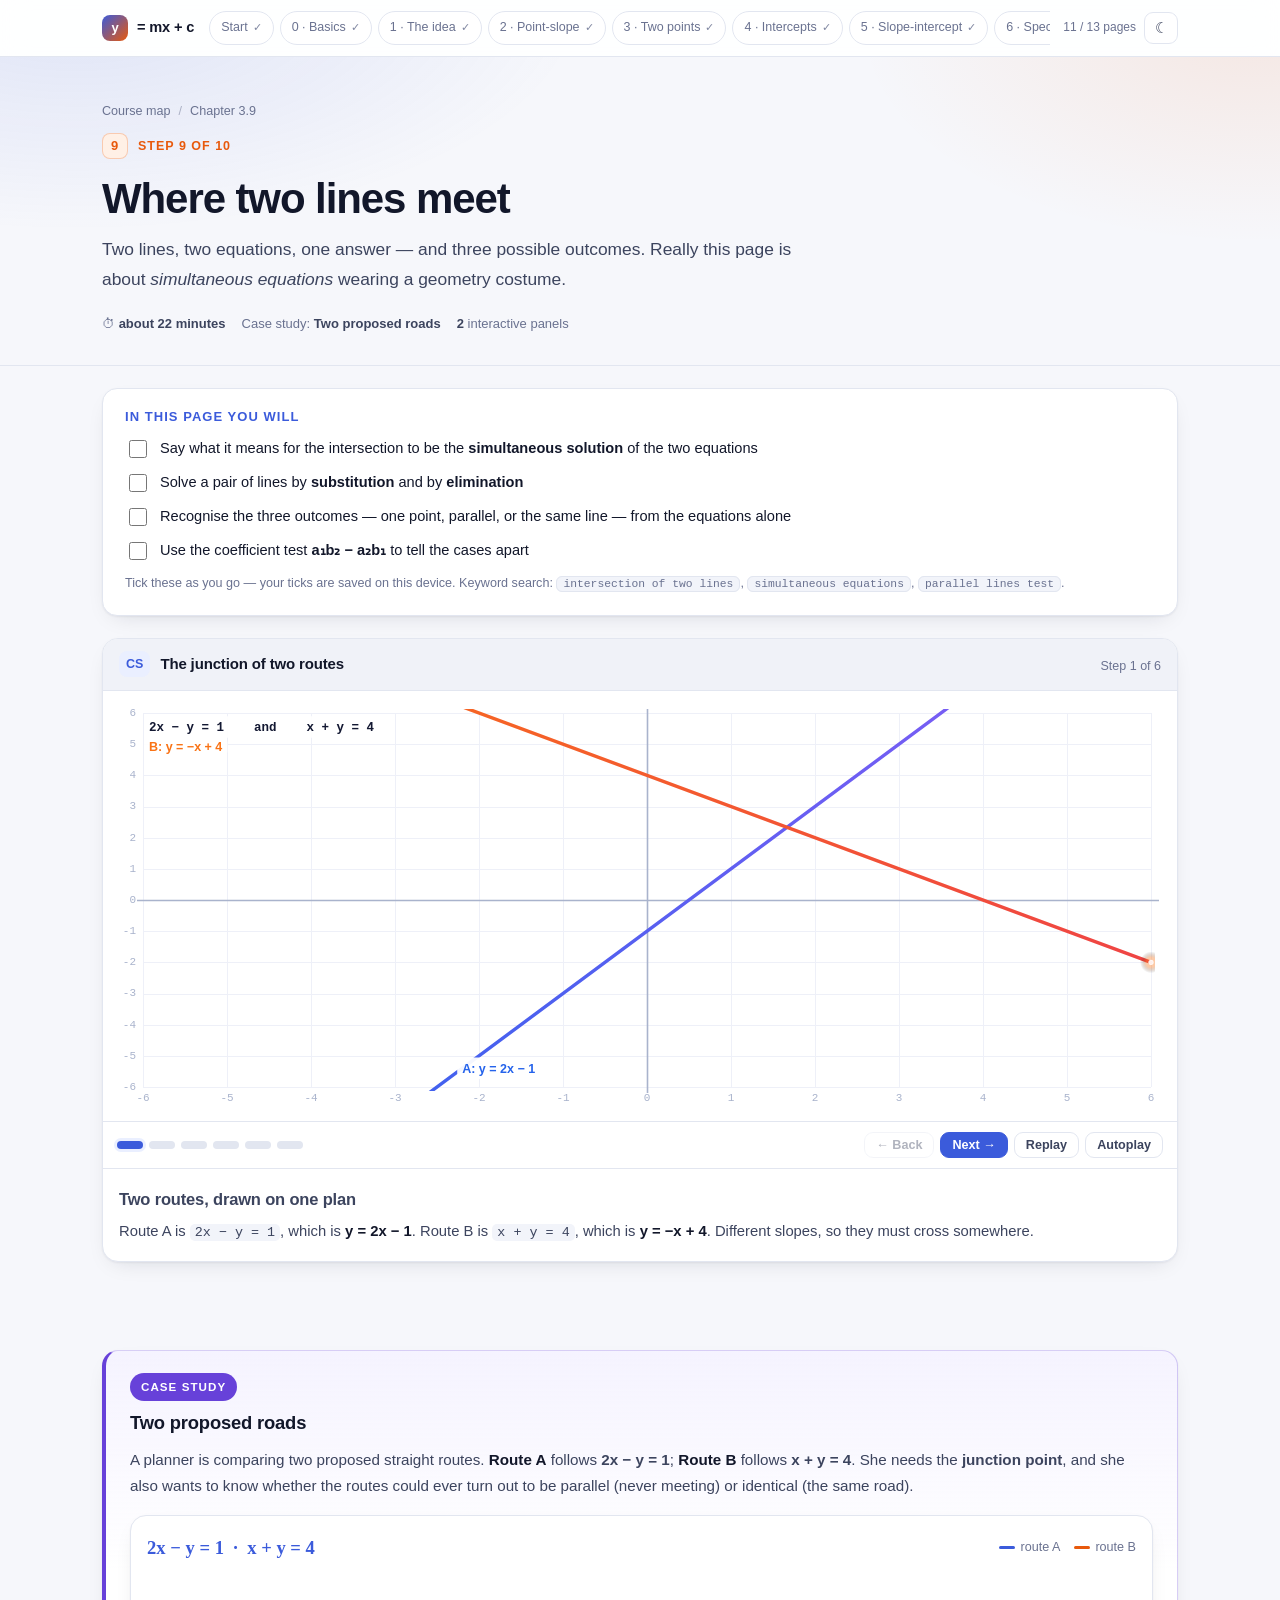
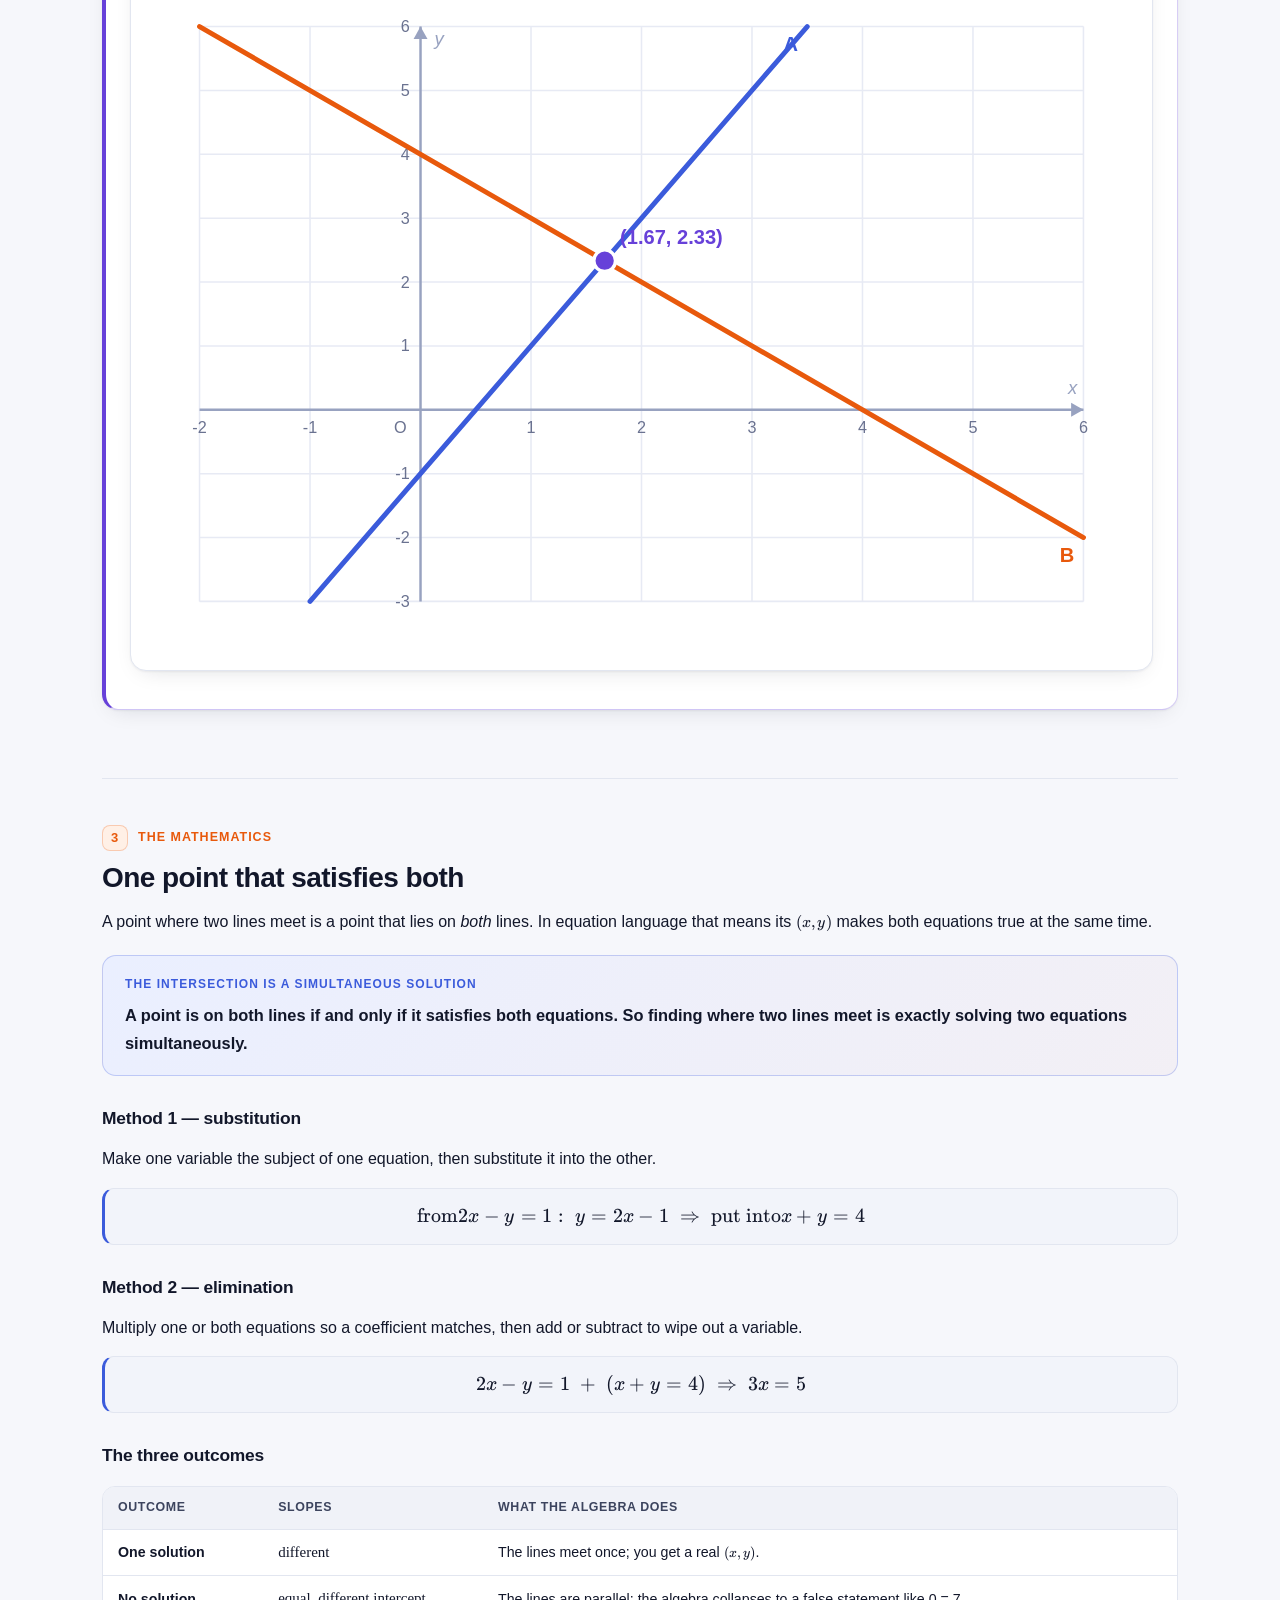
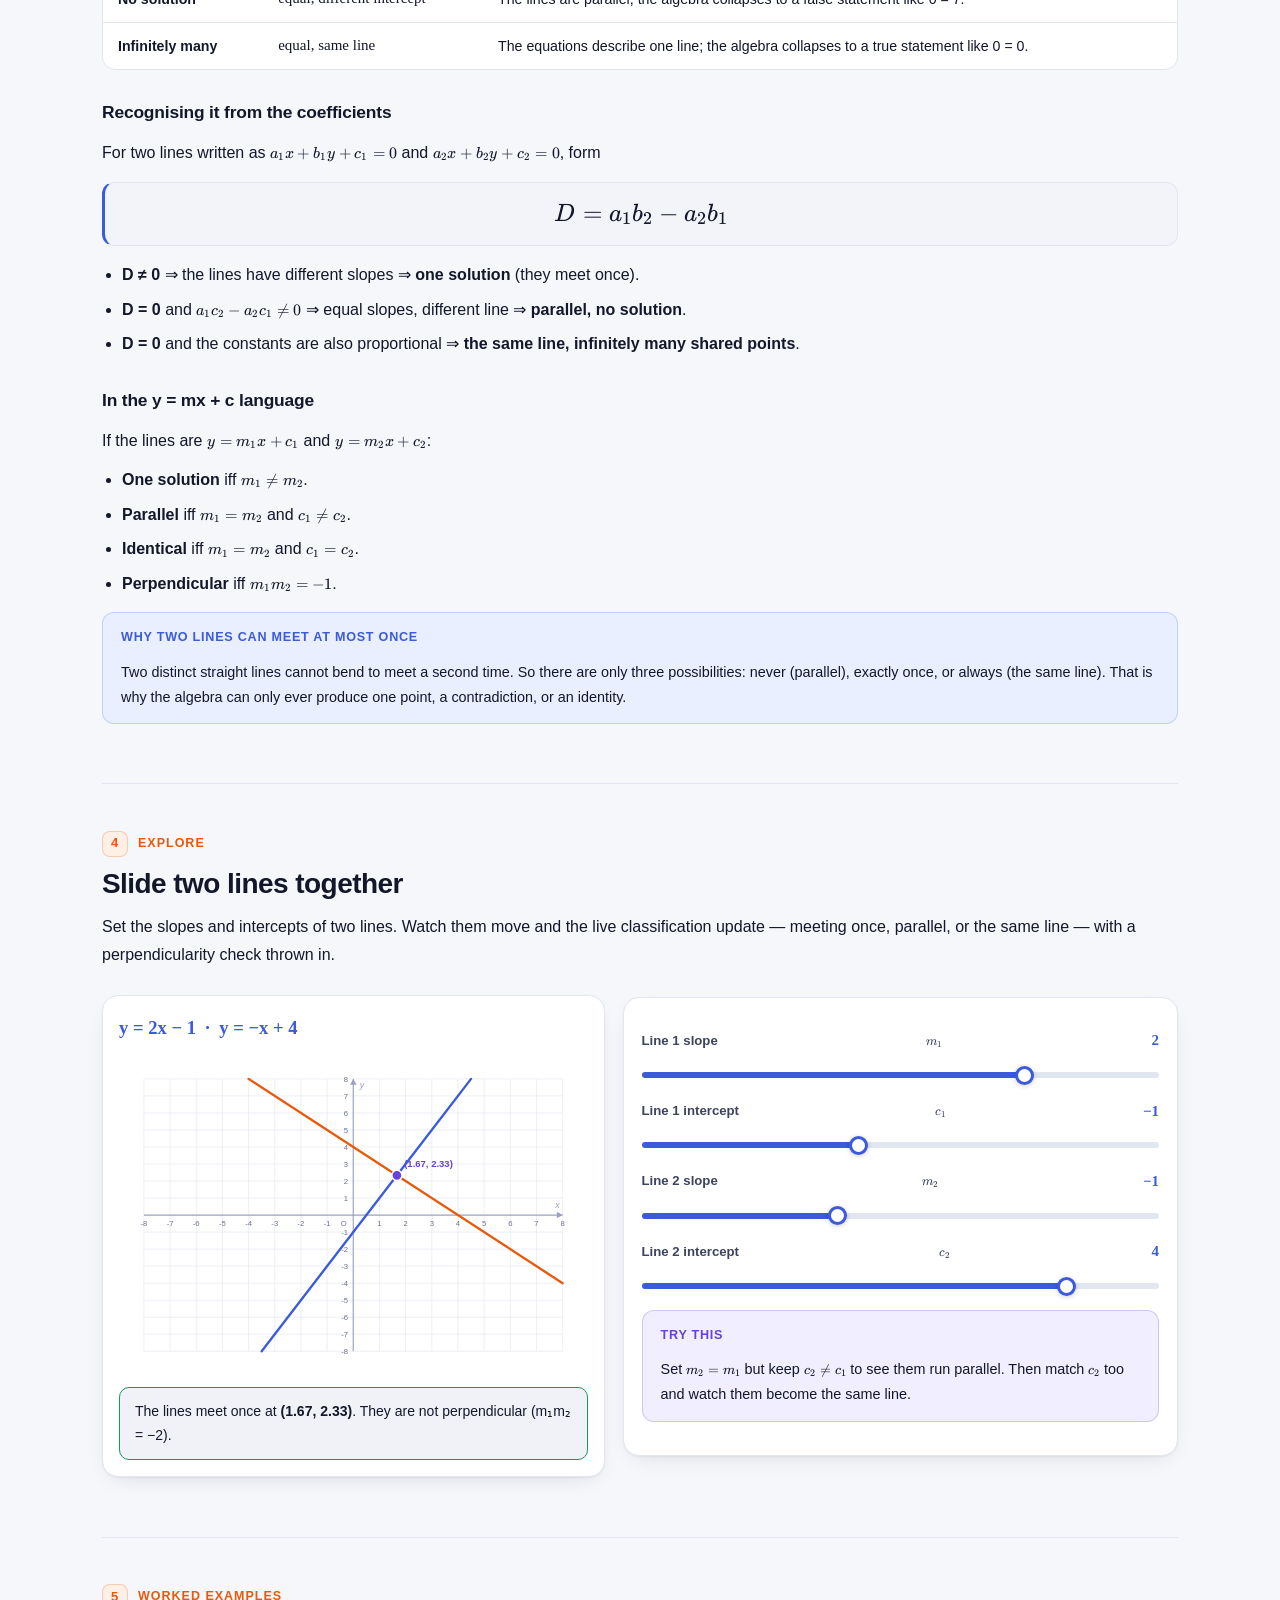
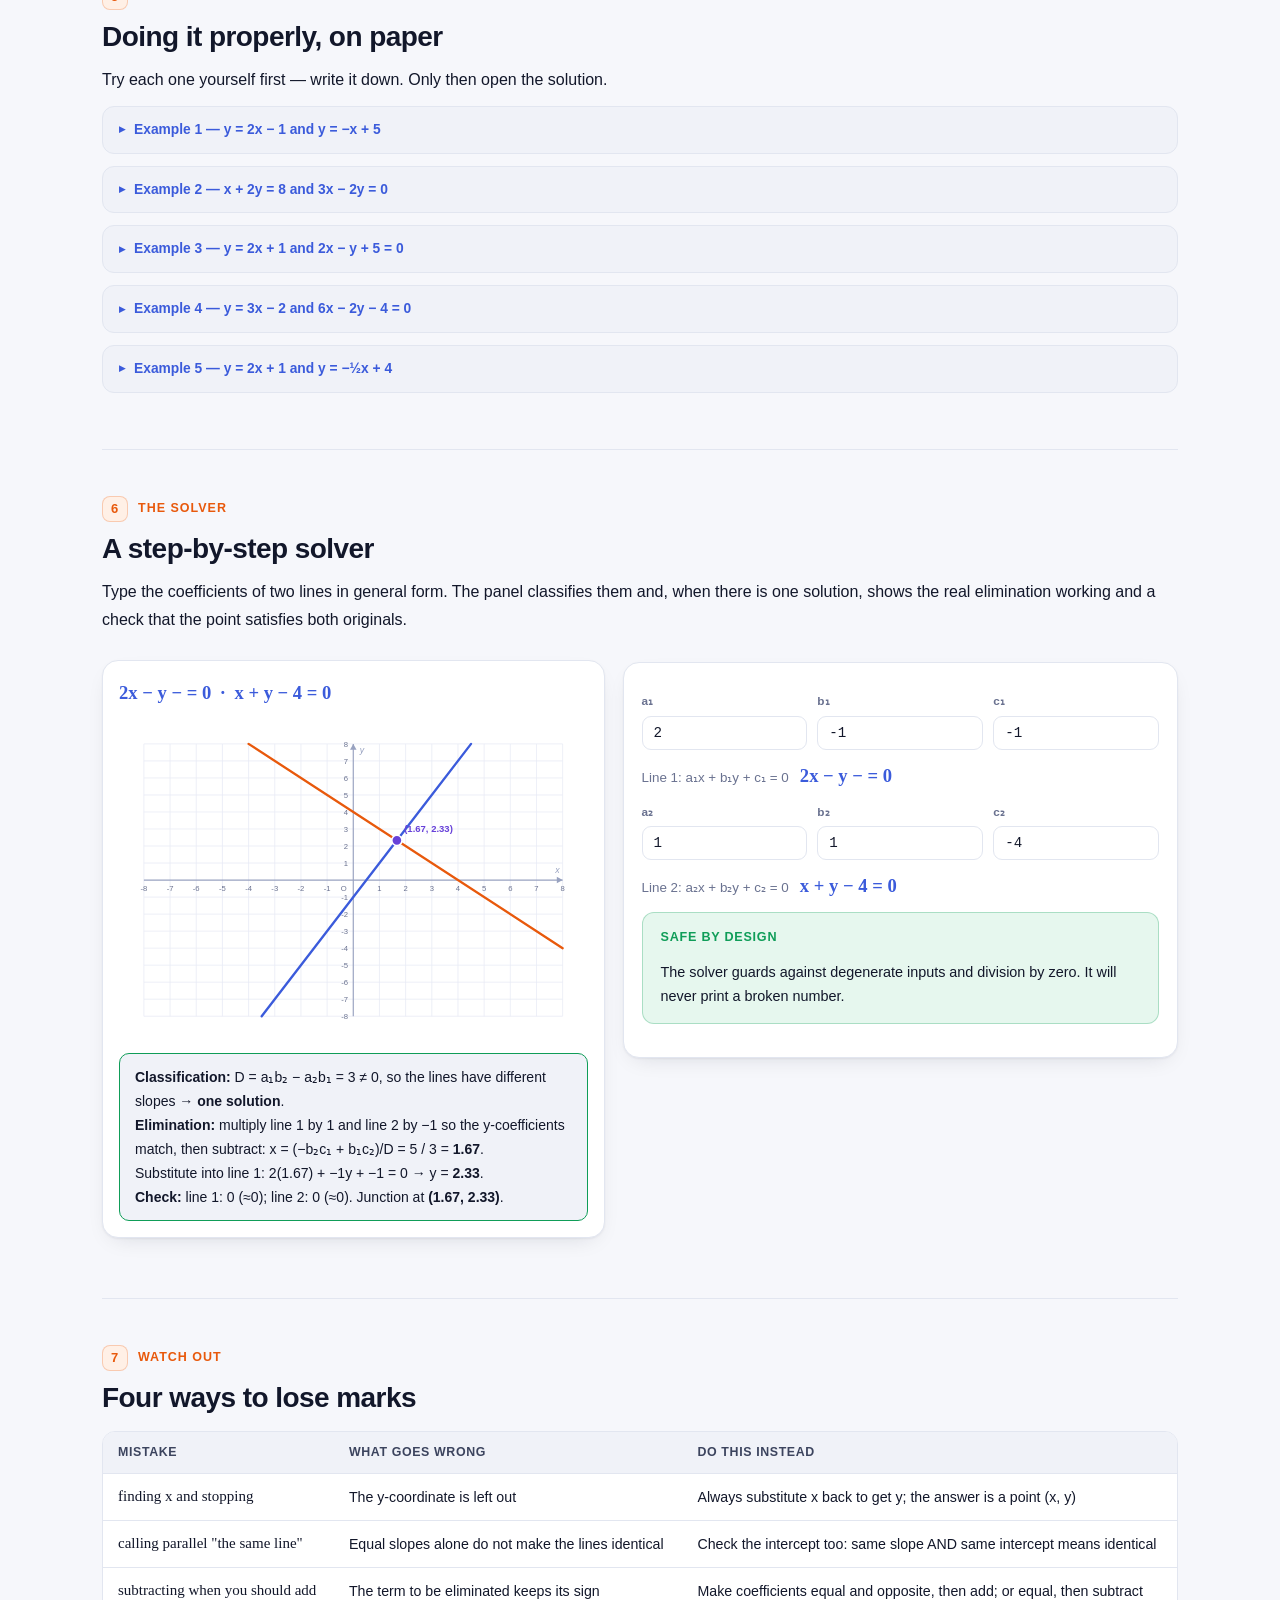
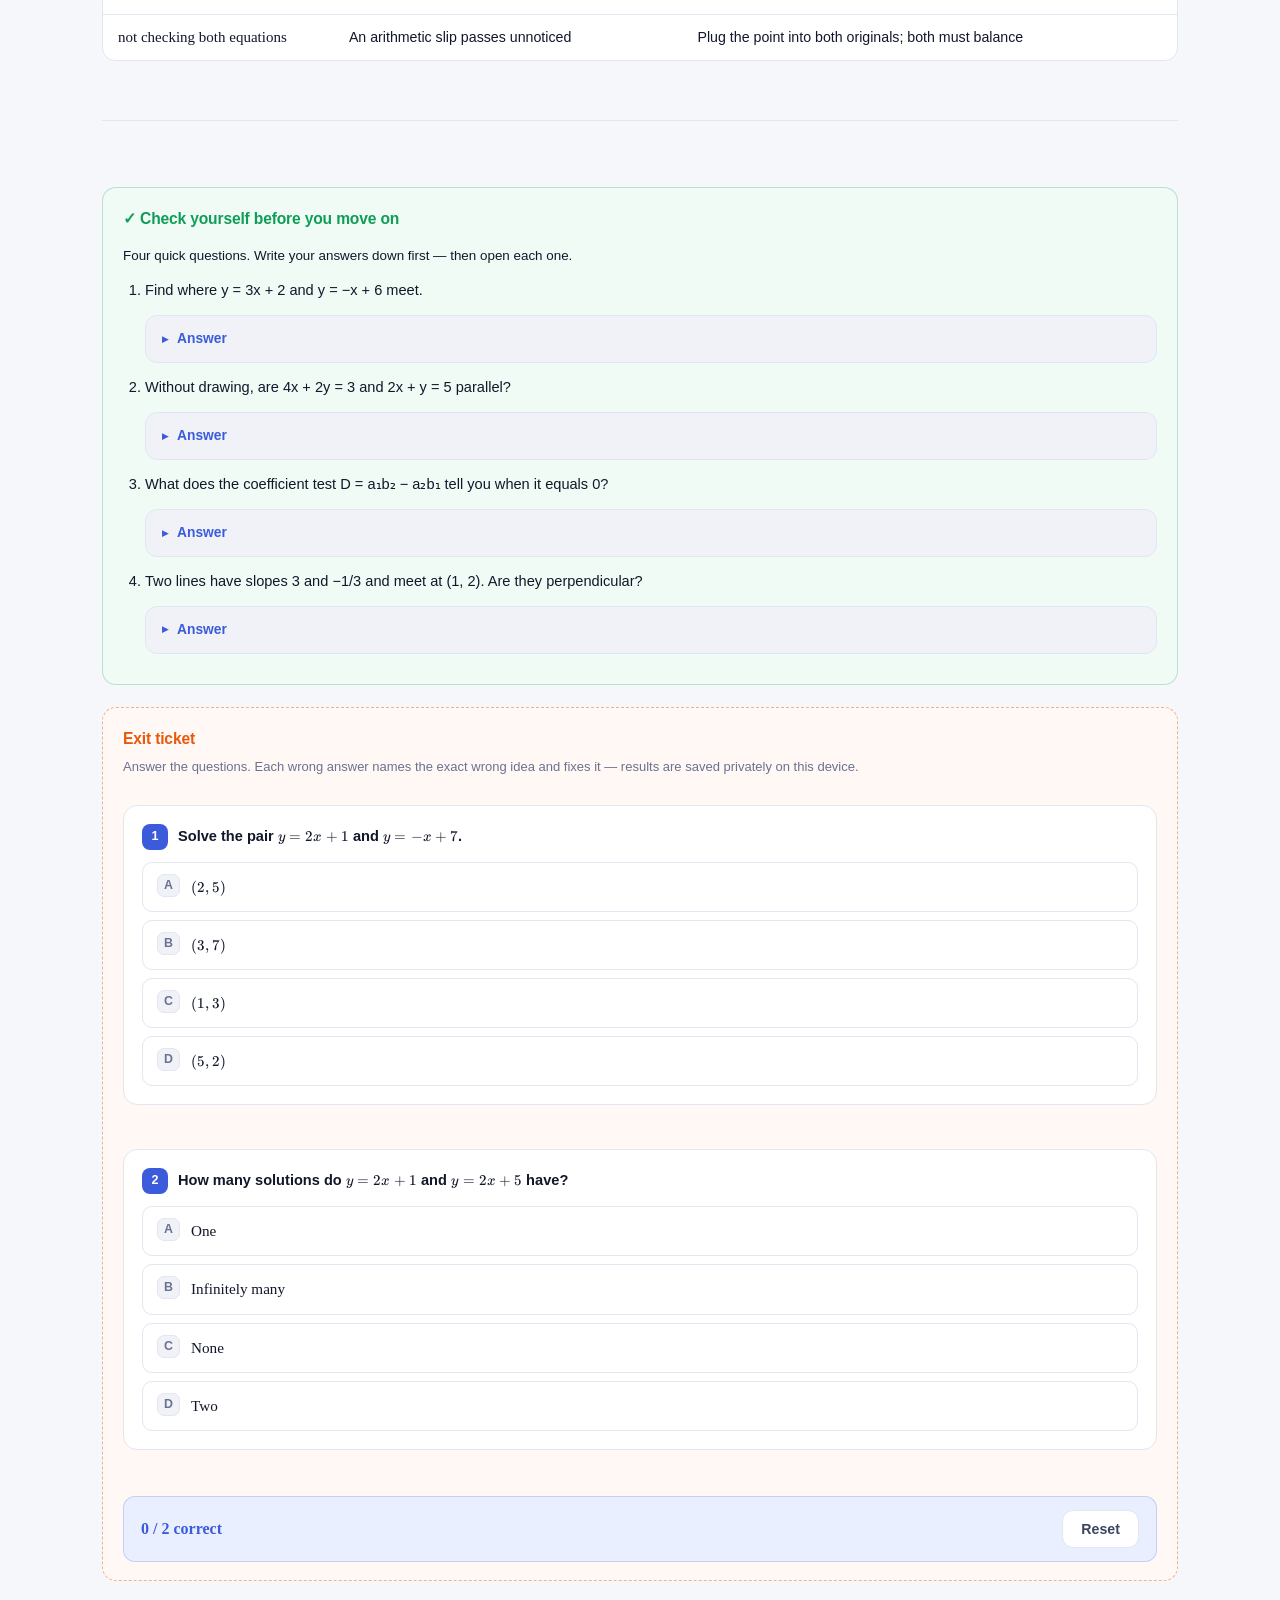
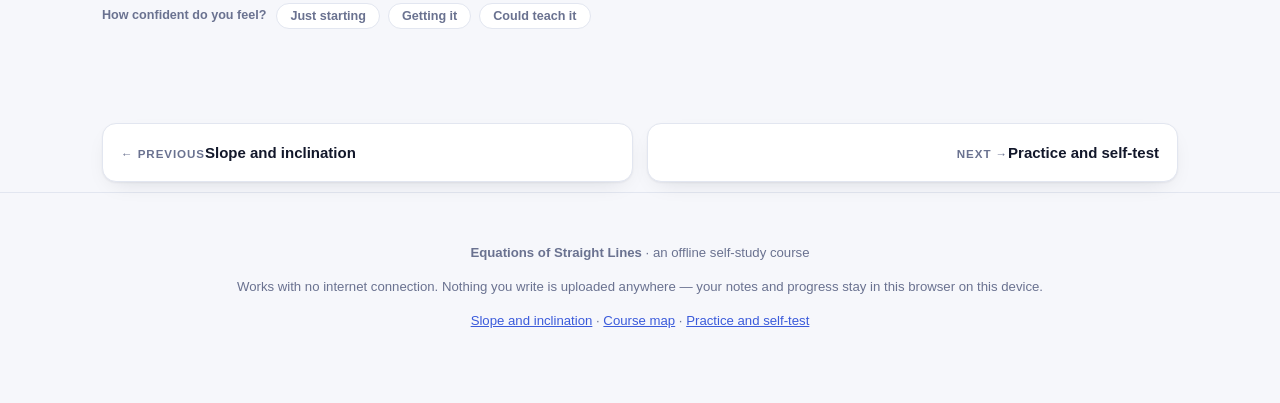
<file: 10-intersection.html>
<!DOCTYPE html>
<html lang="en" data-theme="light">
<head>
<meta charset="UTF-8">
<meta name="viewport" content="width=device-width, initial-scale=1.0">
<title>Where two lines meet — Equations of Straight Lines</title>
<meta name="description" content="Two lines, two equations, one answer — or none, or infinitely many. two solving methods, and two interactive panels.">
<link rel="stylesheet" href="assets/style.css">
<link rel="stylesheet" href="assets/katex/katex.min.css">
</head>
<body>
<header class="nav" data-nav></header>

<div class="pagehead">
  <div class="wrap">
    <div class="crumb"><a href="index.html">Course map</a><span class="sep">/</span><span>Chapter 3.9</span></div>
    <div class="steptag"><span class="n">9</span> Step 9 of 10</div>
    <h1>Where two lines meet</h1>
    <p class="lead">Two lines, two equations, one answer &mdash; and three possible outcomes. Really this page is about <em>simultaneous equations</em> wearing a geometry costume.</p>
    <div class="pagemeta">
      <span>&#9201; <b>about 22 minutes</b></span>
      <span>Case study: <b>Two proposed roads</b></span>
      <span><b>2</b> interactive panels</span>
    </div>
  </div>
</div>

<div class="wrap">

  <div class="goals">
    <h2>In this page you will</h2>
    <ul>
      <li><input type="checkbox" data-goal="g1" id="g1"><label for="g1">Say what it means for the intersection to be the <b>simultaneous solution</b> of the two equations</label></li>
      <li><input type="checkbox" data-goal="g2" id="g2"><label for="g2">Solve a pair of lines by <b>substitution</b> and by <b>elimination</b></label></li>
      <li><input type="checkbox" data-goal="g3" id="g3"><label for="g3">Recognise the three outcomes &mdash; one point, parallel, or the same line &mdash; from the equations alone</label></li>
      <li><input type="checkbox" data-goal="g4" id="g4"><label for="g4">Use the coefficient test <b>a&#8321;b&#8322; &minus; a&#8322;b&#8321;</b> to tell the cases apart</label></li>
    </ul>
    <p class="glink">Tick these as you go &mdash; your ticks are saved on this device. Keyword search: <code>intersection of two lines</code>, <code>simultaneous equations</code>, <code>parallel lines test</code>.</p>
  </div>

  <!-- ================= ANIMATED BOARD ================= -->
  <div id="boardJunction"></div>

  <!-- ================= CASE STUDY ================= -->
  <section class="blk">
    <div class="case">
      <div class="case-top">
        <span class="case-badge">Case study</span>
        
      </div>
      <h3>Two proposed roads</h3>
      <p class="scene">A planner is comparing two proposed straight routes. <span class="role">Route A</span> follows <b>2x &minus; y = 1</b>; <span class="role">Route B</span> follows <b>x + y = 4</b>. She needs the <b>junction point</b>, and she also wants to know whether the routes could ever turn out to be parallel (never meeting) or identical (the same road).</p>

      <div class="plotbox">
        <div class="plot-head">
          <div class="eqout">2x &minus; y = 1 &nbsp;&middot;&nbsp; x + y = 4</div>
          <div class="legend">
            <span><i style="background:var(--brand)"></i>route A</span>
            <span><i style="background:var(--accent)"></i>route B</span>
          </div>
        </div>
        <svg class="plot static" id="plotRoutes" aria-label="Two straight lines crossing at one point, with visibly different slopes"></svg>
      </div>

    </div>
  </section>

  <!-- ================= THE MATHS ================= -->
  <section class="blk">
    <div class="steptag"><span class="n">3</span>The mathematics</div>
    <h2>One point that satisfies both</h2>
    <p>A point where two lines meet is a point that lies on <em>both</em> lines. In equation language that means its <span class="m tex">(x, y)</span> makes both equations true at the same time.</p>
    <div class="keyidea">
      <span class="k">The intersection is a simultaneous solution</span>
      <p>A point is on both lines if and only if it satisfies <b>both</b> equations. So finding where two lines meet is exactly solving two equations simultaneously.</p>
    </div>

    <h3>Method 1 &mdash; substitution</h3>
    <p>Make one variable the subject of one equation, then substitute it into the other.</p>
    <div class="formula tex">\text{\text{from}} 2x - y = 1: \; y = 2x - 1 \; \Rightarrow \; \text{\text{put into}} x + y = 4</div>

    <h3>Method 2 &mdash; elimination</h3>
    <p>Multiply one or both equations so a coefficient matches, then add or subtract to wipe out a variable.</p>
    <div class="formula tex">2x - y = 1 \; + \; (x + y = 4) \; \Rightarrow \; 3x = 5</div>

    <h3>The three outcomes</h3>
    <div class="tbl-wrap">
      <table>
        <thead><tr><th>Outcome</th><th>Slopes</th><th>What the algebra does</th></tr></thead>
        <tbody>
          <tr><td><b>One solution</b></td><td class="mono">different</td><td>The lines meet once; you get a real <span class="m tex">(x, y)</span>.</td></tr>
          <tr><td><b>No solution</b></td><td class="mono">equal, different intercept</td><td>The lines are parallel; the algebra collapses to a false statement like <span class="mono">0 = 7</span>.</td></tr>
          <tr><td><b>Infinitely many</b></td><td class="mono">equal, same line</td><td>The equations describe one line; the algebra collapses to a true statement like <span class="mono">0 = 0</span>.</td></tr>
        </tbody>
      </table>
    </div>

    <h3>Recognising it from the coefficients</h3>
    <p>For two lines written as <span class="m tex">a_1x + b_1y + c_1 = 0</span> and <span class="m tex">a_2x + b_2y + c_2 = 0</span>, form</p>
    <div class="formula big tex">D = a_1b_2 - a_2b_1</div>
    <ul class="clean">
      <li><b>D &ne; 0</b> &rArr; the lines have different slopes &rArr; <b>one solution</b> (they meet once).</li>
      <li><b>D = 0</b> and <span class="m tex">a_1c_2 - a_2c_1 \neq 0</span> &rArr; equal slopes, different line &rArr; <b>parallel, no solution</b>.</li>
      <li><b>D = 0</b> and the constants are also proportional &rArr; <b>the same line, infinitely many shared points</b>.</li>
    </ul>

    <h3>In the y = mx + c language</h3>
    <p>If the lines are <span class="m tex">y = m_1x + c_1</span> and <span class="m tex">y = m_2x + c_2</span>:</p>
    <ul class="clean">
      <li><b>One solution</b> iff <span class="m tex">m_1 \neq m_2</span>.</li>
      <li><b>Parallel</b> iff <span class="m tex">m_1 = m_2</span> and <span class="m tex">c_1 \neq c_2</span>.</li>
      <li><b>Identical</b> iff <span class="m tex">m_1 = m_2</span> and <span class="m tex">c_1 = c_2</span>.</li>
      <li><b>Perpendicular</b> iff <span class="m tex">m_1m_2 = -1</span>.</li>
    </ul>
    <div class="note tip">
      <div class="h">Why two lines can meet at most once</div>
      <p>Two distinct straight lines cannot bend to meet a second time. So there are only three possibilities: never (parallel), exactly once, or always (the same line). That is why the algebra can only ever produce one point, a contradiction, or an identity.</p>
    </div>
  </section>

  <!-- ================= INTERACTIVE 1 ================= -->
  <section class="blk">
    <div class="steptag"><span class="n">4</span>Explore</div>
    <h2>Slide two lines together</h2>
    <p>Set the slopes and intercepts of two lines. Watch them move and the live classification update &mdash; meeting once, parallel, or the same line &mdash; with a perpendicularity check thrown in.</p>

    <div class="grid2 plotfirst">
      <div class="plotbox">
        <div class="plot-head">
          <div class="eqout" id="intEq">y = 2x − 1 &nbsp;&middot;&nbsp; y = −x + 4</div>
        </div>
        <svg class="plot" id="plotInt" aria-label="Two interactive lines with their intersection marked and classified"></svg>
        <div class="outmsg" id="intMsg">The lines meet once at (1.67, 2.33).</div>
      </div>
      <div class="card tight">
        <div class="ctrl">
          <label>Line 1 slope <span class="m tex">m_1</span> <b id="intM1v">2</b></label>
          <input type="range" id="intM1" min="-4" max="4" step="0.25" value="2">
        </div>
        <div class="ctrl">
          <label>Line 1 intercept <span class="m tex">c_1</span> <b id="intC1v">−1</b></label>
          <input type="range" id="intC1" min="-6" max="6" step="0.5" value="-1">
        </div>
        <div class="ctrl">
          <label>Line 2 slope <span class="m tex">m_2</span> <b id="intM2v">−1</b></label>
          <input type="range" id="intM2" min="-4" max="4" step="0.25" value="-1">
        </div>
        <div class="ctrl">
          <label>Line 2 intercept <span class="m tex">c_2</span> <b id="intC2v">4</b></label>
          <input type="range" id="intC2" min="-6" max="6" step="0.5" value="4">
        </div>
        <div class="note vio" style="margin-top:10px">
          <div class="h">Try this</div>
          <p>Set <span class="m tex">m_2 = m_1</span> but keep <span class="m tex">c_2 \neq c_1</span> to see them run parallel. Then match <span class="m tex">c_2</span> too and watch them become the same line.</p>
        </div>
      </div>
    </div>
  </section>

  <!-- ================= WORKED EXAMPLES ================= -->
  <section class="blk">
    <div class="steptag"><span class="n">5</span>Worked examples</div>
    <h2>Doing it properly, on paper</h2>
    <p>Try each one yourself first &mdash; write it down. Only then open the solution.</p>

    <details class="sol">
      <summary>Example 1 &mdash; y = 2x &minus; 1 and y = &minus;x + 5</summary>
      <div class="body">
        <p>Both already give <span class="m tex">y</span>, so set them equal (substitution):</p>
        <div class="formula tex">2x - 1 = -x + 5 \;\Rightarrow\; 3x = 6 \;\Rightarrow\; x = 2</div>
        <p>Substitute back: y = 2(2) &minus; 1 = 3. The lines meet at <b>(2, 3)</b>.</p>
      </div>
    </details>

    <details class="sol">
      <summary>Example 2 &mdash; x + 2y = 8 and 3x &minus; 2y = 0</summary>
      <div class="body">
        <p>The <span class="m tex">y</span> coefficients are opposite, so add (elimination):</p>
        <div class="formula tex">(x + 2y) + (3x - 2y) = 8 + 0 \;\Rightarrow\; 4x = 8 \;\Rightarrow\; x = 2</div>
        <p>From the first equation: 2 + 2y = 8 &nbsp;&rArr;&nbsp; 2y = 6 &nbsp;&rArr;&nbsp; y = 3. They meet at <b>(2, 3)</b>.</p>
      </div>
    </details>

    <details class="sol">
      <summary>Example 3 &mdash; y = 2x + 1 and 2x &minus; y + 5 = 0</summary>
      <div class="body">
        <p>Rewrite the second in slope-intercept form: 2x &minus; y + 5 = 0 &nbsp;&rArr;&nbsp; y = 2x + 5.</p>
        <p>Both lines have slope <b>2</b> but different intercepts (1 and 5), so they are <b>parallel</b>. They never meet &mdash; <b>no intersection</b>.</p>
      </div>
    </details>

    <details class="sol">
      <summary>Example 4 &mdash; y = 3x &minus; 2 and 6x &minus; 2y &minus; 4 = 0</summary>
      <div class="body">
        <p>Rewrite the second: 6x &minus; 2y &minus; 4 = 0 &nbsp;&rArr;&nbsp; 2y = 6x &minus; 4 &nbsp;&rArr;&nbsp; y = 3x &minus; 2.</p>
        <p>That is the <em>same</em> equation as the first. The lines are identical, so they share <b>infinitely many</b> points.</p>
      </div>
    </details>

    <details class="sol">
      <summary>Example 5 &mdash; y = 2x + 1 and y = &minus;½x + 4</summary>
      <div class="body">
        <p>Slopes 2 and &minus;½ multiply to 2 &times; (&minus;½) = <b>&minus;1</b>, so the lines are <b>perpendicular</b>. Set equal:</p>
        <div class="formula tex">2x + 1 = -0.5x + 4 \;\Rightarrow\; 2.5x = 3 \;\Rightarrow\; x = 1.2</div>
        <p>y = 2(1.2) + 1 = 3.4. They meet at <b>(1.2, 3.4)</b>.</p>
      </div>
    </details>
  </section>

  <!-- ================= INTERACTIVE 2 ================= -->
  <section class="blk">
    <div class="steptag"><span class="n">6</span>The solver</div>
    <h2>A step-by-step solver</h2>
    <p>Type the coefficients of two lines in general form. The panel classifies them and, when there is one solution, shows the real elimination working and a check that the point satisfies both originals.</p>

    <div class="grid2 plotfirst">
      <div class="plotbox">
        <div class="plot-head">
          <div class="eqout" id="solEq">line 1 &nbsp;·&nbsp; line 2</div>
        </div>
        <svg class="plot" id="plotSol" aria-label="Two lines from typed coefficients, with their intersection marked"></svg>
        <div class="outmsg" id="solMsg">Enter coefficients to see the working.</div>
      </div>
      <div class="card tight">
        <div class="inrow">
          <div class="f"><span>a&#8321;</span><input type="number" id="sa1" value="2" step="1"></div>
          <div class="f"><span>b&#8321;</span><input type="number" id="sb1" value="-1" step="1"></div>
          <div class="f"><span>c&#8321;</span><input type="number" id="sc1" value="-1" step="1"></div>
        </div>
        <p class="small muted" style="margin:2px 0 6px">Line 1: a&#8321;x + b&#8321;y + c&#8321; = 0 &nbsp; <span class="eqout small" id="solL1"></span></p>
        <div class="inrow">
          <div class="f"><span>a&#8322;</span><input type="number" id="sa2" value="1" step="1"></div>
          <div class="f"><span>b&#8322;</span><input type="number" id="sb2" value="1" step="1"></div>
          <div class="f"><span>c&#8322;</span><input type="number" id="sc2" value="-4" step="1"></div>
        </div>
        <p class="small muted" style="margin:2px 0 6px">Line 2: a&#8322;x + b&#8322;y + c&#8322; = 0 &nbsp; <span class="eqout small" id="solL2"></span></p>
        <div class="note ok" style="margin-top:10px">
          <div class="h">Safe by design</div>
          <p>The solver guards against degenerate inputs and division by zero. It will never print a broken number.</p>
        </div>
      </div>
    </div>
  </section>

  <!-- ================= MISTAKES ================= -->
  <section class="blk">
    <div class="steptag"><span class="n">7</span>Watch out</div>
    <h2>Four ways to lose marks</h2>
    <div class="tbl-wrap">
      <table>
        <thead><tr><th>Mistake</th><th>What goes wrong</th><th>Do this instead</th></tr></thead>
        <tbody>
          <tr><td class="mono">finding x and stopping</td><td>The y-coordinate is left out</td><td>Always substitute x back to get y; the answer is a point (x, y)</td></tr>
          <tr><td class="mono">calling parallel "the same line"</td><td>Equal slopes alone do not make the lines identical</td><td>Check the intercept too: same slope AND same intercept means identical</td></tr>
          <tr><td class="mono">subtracting when you should add</td><td>The term to be eliminated keeps its sign</td><td>Make coefficients equal and opposite, then add; or equal, then subtract</td></tr>
          <tr><td class="mono">not checking both equations</td><td>An arithmetic slip passes unnoticed</td><td>Plug the point into both originals; both must balance</td></tr>
        </tbody>
      </table>
    </div>
  </section>

  <!-- ================= SELF CHECK ================= -->
  <section class="blk">
    <div class="selfcheck">
      <h3>&#10003; Check yourself before you move on</h3>
      <p class="small">Four quick questions. Write your answers down first &mdash; then open each one.</p>
      <ol>
        <li>Find where y = 3x + 2 and y = &minus;x + 6 meet.
          <details class="sol"><summary>Answer</summary><div class="body">
            <p>3x + 2 = &minus;x + 6 &rArr; 4x = 4 &rArr; x = 1; y = 3(1) + 2 = 5. They meet at <b>(1, 5)</b>.</p>
          </div></details>
        </li>
        <li>Without drawing, are 4x + 2y = 3 and 2x + y = 5 parallel?
          <details class="sol"><summary>Answer</summary><div class="body">
            <p>Write both with the same left side: 4x + 2y = 3 and 4x + 2y = 10. Same left side, different right side &mdash; equal slopes, different line. <b>Yes, parallel, no intersection.</b></p>
          </div></details>
        </li>
        <li>What does the coefficient test D = a&#8321;b&#8322; &minus; a&#8322;b&#8321; tell you when it equals 0?
          <details class="sol"><summary>Answer</summary><div class="body">
            <p>D = 0 means the slopes are equal. The lines are then either <b>parallel</b> (no solution) or <b>the same line</b> (infinitely many) &mdash; you must check the constants to decide which.</p>
          </div></details>
        </li>
        <li>Two lines have slopes 3 and &minus;1/3 and meet at (1, 2). Are they perpendicular?
          <details class="sol"><summary>Answer</summary><div class="body">
            <p>3 &times; (&minus;1/3) = &minus;1, so <b>yes, they are perpendicular</b>. (The meeting point is extra information, not needed for the perpendicular test.)</p>
          </div></details>
        </li>
      </ol>
    </div>

    <div class="reflect">
      <h3>Exit ticket</h3>
      <p class="sub">Answer the questions. Each wrong answer names the exact wrong idea and fixes it — results are saved privately on this device.</p>
      
      <div data-exit></div>
    </div>

    <div class="conf" data-conf></div>
  </section>

  <div data-pnav class="pnav"></div>
</div>

<footer>
  <div class="wrap">
    <p><b>Equations of Straight Lines</b> &middot; an offline self-study course</p>
    <p>Works with no internet connection. Nothing you write is uploaded anywhere &mdash; your notes and progress stay in this browser on this device.</p>
    <p><a href="09-slope-and-inclination.html">Slope and inclination</a> &middot; <a href="index.html">Course map</a> &middot; <a href="11-practice.html">Practice and self-test</a></p>
  </div>
</footer>

<script src="assets/katex/katex.min.js"></script>
<script src="assets/tex.js"></script>
<script src="assets/concept-data.js"></script>
<script src="assets/concept.js"></script>
<script src="assets/plot.js"></script>
<script src="assets/anim.js"></script>
<script src="assets/app.js"></script>
<script>
/* ================= 1. case-study figure: two routes ================= */
(function(){
  var svg = document.getElementById("plotRoutes");
  if (!svg) return;
  var p = new Plot(svg, {xmin:-2, xmax:6, ymin:-3, ymax:6, stepX:1, stepY:1, labelStepX:1, labelStepY:1});
  p.reset();
  p.line(2, -1, {color:"var(--brand)", width:3.2, label:"A"});
  p.line(-1, 4, {color:"var(--accent)", width:3.2, label:"B"});
  p.point(5/3, 7/3, {color:"var(--violet)", r:7, label:"(" + nf(5/3,2) + ", " + nf(7/3,2) + ")", labelDx:10, labelDy:-11});
})();

/* ================= 2. interactive 1: two-line explorer ================= */
(function(){
  var svg = document.getElementById("plotInt");
  if (!svg) return;
  var p = new Plot(svg, {xmin:-8, xmax:8, ymin:-8, ymax:8});
  var M1 = document.getElementById("intM1"), C1 = document.getElementById("intC1");
  var M2 = document.getElementById("intM2"), C2 = document.getElementById("intC2");
  var M1v = document.getElementById("intM1v"), C1v = document.getElementById("intC1v");
  var M2v = document.getElementById("intM2v"), C2v = document.getElementById("intC2v");
  var EQ = document.getElementById("intEq"), MSG = document.getElementById("intMsg");

  function draw(){
    var m1 = +M1.value, c1 = +C1.value, m2 = +M2.value, c2 = +C2.value;
    M1v.textContent = nf(m1); C1v.textContent = nf(c1);
    M2v.textContent = nf(m2); C2v.textContent = nf(c2);
    p.reset();
    p.line(m1, c1, {color:"var(--brand)", width:3.2});
    p.line(m2, c2, {color:"var(--accent)", width:3.2});
    EQ.innerHTML = eqLine(m1, c1) + " &nbsp;·&nbsp; " + eqLine(m2, c2);

    if (Math.abs(m1 - m2) > 1e-9){
      var x = (c2 - c1) / (m1 - m2);
      var y = m1 * x + c1;
      p.point(x, y, {color:"var(--violet)", r:7, label:"(" + nf(x,2) + ", " + nf(y,2) + ")", labelDx:10, labelDy:-11});
      var perp = Math.abs(m1 * m2 + 1) < 1e-9;
      MSG.innerHTML = "The lines meet once at <b>(" + nf(x,2) + ", " + nf(y,2) + ")</b>." +
        (perp ? " Their slopes multiply to −1, so they are <b>perpendicular</b>." : " They are not perpendicular (m₁m₂ = " + nf(m1*m2,2) + ").");
      MSG.style.borderColor = "var(--good)";
    } else if (Math.abs(c1 - c2) < 1e-9){
      MSG.innerHTML = "<b>The same line</b> — infinitely many shared points. Both lines have slope " + nf(m1) + " and the same intercept.";
      MSG.style.borderColor = "var(--line)";
    } else {
      MSG.innerHTML = "<b>Parallel — they never meet.</b> Both have slope " + nf(m1) + " but different intercepts (" + nf(c1) + " and " + nf(c2) + ").";
      MSG.style.borderColor = "var(--bad)";
    }
  }

  [M1, C1, M2, C2].forEach(function(inp){
    inp.addEventListener("input", function(){
      [M1, C1, M2, C2].forEach(setRangeFill);
      draw();
    });
    setRangeFill(inp);
  });
  draw();
})();

/* ================= 3. interactive 2: step-by-step solver ================= */
(function(){
  var svg = document.getElementById("plotSol");
  if (!svg) return;
  var p = new Plot(svg, {xmin:-8, xmax:8, ymin:-8, ymax:8});
  var ids = ["sa1","sb1","sc1","sa2","sb2","sc2"];
  var inp = {};
  ids.forEach(function(id){ inp[id] = document.getElementById(id); });
  var EQ = document.getElementById("solEq"), MSG = document.getElementById("solMsg");
  var L1 = document.getElementById("solL1"), L2 = document.getElementById("solL2");

  function g(id){ var v = parseFloat(inp[id].value); return isFinite(v) ? v : 0; }

  function draw(){
    var a1 = g("sa1"), b1 = g("sb1"), c1 = g("sc1");
    var a2 = g("sa2"), b2 = g("sb2"), c2 = g("sc2");
    L1.innerHTML = eqGeneral(a1, b1, c1);
    L2.innerHTML = eqGeneral(a2, b2, c2);
    EQ.innerHTML = eqGeneral(a1, b1, c1) + " &nbsp;·&nbsp; " + eqGeneral(a2, b2, c2);
    p.reset();

    // degenerate guards: each line needs A and B not both zero
    if ((a1 === 0 && b1 === 0) || (a2 === 0 && b2 === 0)){
      MSG.innerHTML = "<b>Not a valid pair of lines.</b> Each line needs A and B not both zero. Adjust the coefficients.";
      MSG.style.borderColor = "var(--bad)";
      return;
    }
    // draw both lines where possible
    if (b1 !== 0) p.line(-a1/b1, -c1/b1, {color:"var(--brand)", width:3.2});
    else p.vline(-c1/a1, {color:"var(--brand)", width:3.2});
    if (b2 !== 0) p.line(-a2/b2, -c2/b2, {color:"var(--accent)", width:3.2});
    else p.vline(-c2/a2, {color:"var(--accent)", width:3.2});

    var D = a1*b2 - a2*b1;
    var Dac = a1*c2 - a2*c1;
    var Dbc = b1*c2 - b2*c1;

    if (Math.abs(D) > 1e-9){
      // one solution via elimination (Cramer)
      var x = (-b2*c1 + b1*c2) / D;
      var y = (-a1*c2 + a2*c1) / D;
      p.point(x, y, {color:"var(--violet)", r:7, label:"(" + nf(x,2) + ", " + nf(y,2) + ")", labelDx:10, labelDy:-11});
      var perp = false;
      if (b1 !== 0 && b2 !== 0){
        var m1 = -a1/b1, m2 = -a2/b2;
        perp = Math.abs(m1*m2 + 1) < 1e-9;
      }
      MSG.innerHTML =
        "<b>Classification:</b> D = a₁b₂ − a₂b₁ = " + nf(D,2) + " ≠ 0, so the lines have different slopes → <b>one solution</b>.<br>" +
        "<b>Elimination:</b> multiply line 1 by " + nf(b2,2) + " and line 2 by " + nf(b1,2) + " so the y-coefficients match, then subtract: " +
        "x = (−b₂c₁ + b₁c₂)/D = " + nf((-b2*c1 + b1*c2),2) + " / " + nf(D,2) + " = <b>" + nf(x,2) + "</b>.<br>" +
        "Substitute into line 1: " + nf(a1,2) + "(" + nf(x,2) + ") + " + nf(b1,2) + "y + " + nf(c1,2) + " = 0 → y = <b>" + nf(y,2) + "</b>.<br>" +
        "<b>Check:</b> line 1: " + nf(a1*x + b1*y + c1,4) + " (≈0); line 2: " + nf(a2*x + b2*y + c2,4) + " (≈0). " +
        "Junction at <b>(" + nf(x,2) + ", " + nf(y,2) + ")</b>." + (perp ? " Slopes multiply to −1 → perpendicular." : "");
      MSG.style.borderColor = "var(--good)";
    } else if (Math.abs(Dac) > 1e-9 || Math.abs(Dbc) > 1e-9){
      MSG.innerHTML = "<b>Classification:</b> D = " + nf(D,2) + " = 0 but the constants are not proportional (a₁c₂ − a₂c₁ = " + nf(Dac,2) + ") → equal slopes, different line → <b>parallel, no solution</b>. The algebra would collapse to a false statement like 0 = 7.";
      MSG.style.borderColor = "var(--bad)";
    } else {
      MSG.innerHTML = "<b>Classification:</b> D = 0 and the constants are proportional (a₁c₂ − a₂c₁ = " + nf(Dac,2) + ") → the equations describe the <b>same line</b>, so there are <b>infinitely many</b> shared points. The algebra collapses to a true statement like 0 = 0.";
      MSG.style.borderColor = "var(--line)";
    }
  }

  ids.forEach(function(id){
    inp[id].addEventListener("input", draw);
  });
  draw();
})();

/* ================= animated board: the junction of two routes ================= */
(function () {
  if (!window.Anim) return;
  var E = Anim.E, seg = Anim.seg, nf = Anim.nf, fr = Anim.fr, lerp = Anim.lerp;

  var M1 = 2, C1 = -1;        // route A: 2x - y = 1  ->  y = 2x - 1
  var M2 = -1, C2 = 4;        // route B: x + y = 4   ->  y = -x + 4
  var XI = 5 / 3, YI = 7 / 3; // junction

  var lesson = {
    id: "junction", no: "CS", name: "The junction of two routes",
    view: { x: [-6, 6], y: [-6, 6], xs: 1, ys: 1 },
    controls: [
      { k: "m2", label: "route B slope m\u2082", min: -4, max: 4, step: 0.25, value: -1 },
      { k: "c2", label: "route B intercept c\u2082", min: -6, max: 6, step: 0.5, value: 4 }
    ],
    steps: [
      {
        title: "Two routes, drawn on one plan",
        dur: 2500,
        body: "<p>Route A is <span class='m'>2x &minus; y = 1</span>, which is <b>y = 2x &minus; 1</b>. Route B is <span class='m'>x + y = 4</span>, which is <b>y = &minus;x + 4</b>. Different slopes, so they must cross somewhere.</p>",
        draw: function (g, t) {
          g.line(M1, C1, { color: "c1", w: 3.4, t: E(t, 0, .55), head: true, grad: ["c1", "c4"] });
          g.line(M2, C2, { color: "c3", w: 3.4, t: E(t, .45, 1), head: true, grad: ["c3", "c5"] });
          var a = E(t, .55, 1);
          g.lab("A: y = 2x \u2212 1", -2.2, -5.4, { size: 12.5, color: "c1", bold: true, alpha: a, slide: [0, 8] });
          g.tag("B: y = \u2212x + 4", g.pad.l + 6, g.pad.t + 34, { align: "left", size: 12.5, color: "c3", bold: true, alpha: a });
          g.corner("2x \u2212 y = 1    and    x + y = 4");
        }
      },
      {
        title: "The junction is the simultaneous solution",
        dur: 2800,
        body: "<p>Substitute the first rule into the second: <span class='m'>x + (2x &minus; 1) = 4</span>. The point that satisfies <em>both</em> rules at once is the place the lines cross.</p>",
        draw: function (g, t) {
          var s1 = E(t, .05, .4), s2 = E(t, .35, .7), s3 = E(t, .6, 1);
          g.line(M1, C1, { color: "c1", w: 3, alpha: .45 });
          g.line(M2, C2, { color: "c3", w: 3, alpha: .45 });
          g.seg(XI, YI, XI, YI + 3.6, { color: "muted", w: 1.4, dash: [4, 3], t: s3 });
          g.seg(XI, YI, XI - 3.6, YI, { color: "muted", w: 1.4, dash: [4, 3], t: s3 });
          g.dot(XI, YI, { color: "c6", r: 8, p: s3, glow: true, pulse: true, ring: true,
            label: "(5/3, 7/3)", dx: 14, dy: -16, size: 13 });
          g.corner("x + (2x \u2212 1) = 4", { p: s1 });
          var txt = s3 > 0 ? "3x = 5   \u2192   x = 5/3,  y = 7/3" : (s2 > 0 ? "3x \u2212 1 = 4" : "");
          g.tag(txt, g.pad.l + 6, g.pad.t + 34, { align: "left", size: 12.5, color: "c6", bold: true, alpha: (s2 > 0 ? 1 : 0) });
        }
      },
      {
        title: "Elimination gets there in one move",
        dur: 2600,
        body: "<p>Notice <span class='m'>&minus;y</span> in one rule and <span class='m'>+y</span> in the other. Add the two equations and the y terms cancel on the spot: <b>3x = 5</b>.</p>",
        draw: function (g, t) {
          var s1 = E(t, .05, .45), s2 = E(t, .4, .75), s3 = E(t, .68, 1);
          g.line(M1, C1, { color: "c1", w: 3, alpha: .45 });
          g.line(M2, C2, { color: "c3", w: 3, alpha: .45 });
          g.dot(XI, YI, { color: "c6", r: 6.5, alpha: .9, pulse: true });
          g.corner("2x \u2212 y = 1", { p: s1, color: "c1" });
          g.tag("x + y = 4", g.pad.l + 6, g.pad.t + 34, { align: "left", size: 12.5, color: "c3", bold: true, alpha: s1 });
          g.tag("add:  3x = 5", g.pad.l + 6, g.pad.t + 56, { align: "left", size: 12.5, color: "c6", bold: true, alpha: s2 });
          g.tag("x = 5/3  \u2192  y = 4 \u2212 5/3 = 7/3", g.pad.l + 6, g.pad.t + 78,
            { align: "left", size: 12.5, color: "c4", bold: true, alpha: s3 });
        }
      },
      {
        title: "Check it in both rules",
        dur: 2400,
        body: "<p>Put <span class='m'>(5/3, 7/3)</span> back into each rule. Both come out true, so this really is the point shared by the two routes.</p>",
        draw: function (g, t) {
          var s1 = E(t, .05, .5), s2 = E(t, .45, .95);
          g.line(M1, C1, { color: "c1", w: 3, alpha: .45 });
          g.line(M2, C2, { color: "c3", w: 3, alpha: .45 });
          g.dot(XI, YI, { color: "c6", r: 8, p: s2, glow: true, pulse: true, ring: true,
            label: "(5/3, 7/3)", dx: 14, dy: -16, size: 13 });
          g.corner("A:  2(5/3) \u2212 7/3 = 3/3 = 1  \u2713", { p: s1, color: "c1" });
          g.tag("B:  5/3 + 7/3 = 12/3 = 4  \u2713", g.pad.l + 6, g.pad.t + 34,
            { align: "left", size: 12.5, color: "c3", bold: true, alpha: s2 });
        }
      },
      {
        title: "The three possible outcomes",
        dur: 3600,
        body: "<p>Two routes can meet once, never meet, or be the very same road. The slopes tell you which, before you solve anything: different slopes &rarr; <b>one junction</b>, same slope &rarr; <b>parallel</b>, same slope and same intercept &rarr; <b>identical</b>.</p>",
        draw: function (g, t) {
          var s1 = seg(t, 0, .33), s2 = seg(t, .33, .66), s3 = seg(t, .66, 1);
          if (s1 < 1) {
            g.line(M1, C1, { color: "c1", w: 3.2, alpha: .85 });
            g.line(M1, C1 + 3, { color: "c5", w: 3.2, alpha: .9, grad: ["c5", "c3"] });
            g.corner("parallel: same slope, different intercept \u2014 never meet", { color: "c5" });
            g.tag("no solution", g.pad.l + 6, g.pad.t + 34, { align: "left", size: 12.5, color: "c5", bold: true });
          } else if (s2 < 1) {
            g.line(M1, C1, { color: "c1", w: 4.2, alpha: .9 });
            g.line(M1, C1, { color: "c6", w: 1.8, alpha: E(t, .33, .5), dash: [7, 6] });
            g.corner("identical: same slope AND same intercept \u2014 one and the same line", { color: "c6" });
            g.tag("infinitely many solutions", g.pad.l + 6, g.pad.t + 34, { align: "left", size: 12.5, color: "c6", bold: true });
          } else {
            g.line(M1, C1, { color: "c1", w: 3.2, alpha: .85 });
            g.line(M2, C2, { color: "c3", w: 3.2, alpha: .85 });
            g.dot(XI, YI, { color: "c6", r: 7.5, glow: true, pulse: true, ring: true,
              label: "one point", dx: 14, dy: -16, size: 13 });
            g.corner("different slopes \u2014 exactly one junction", { color: "c4" });
            g.tag("one solution", g.pad.l + 6, g.pad.t + 34, { align: "left", size: 12.5, color: "c4", bold: true });
          }
        }
      },
      {
        title: "Explore: change route B and watch the test",
        dur: 900, explore: true,
        body: "<p>Route A stays fixed at <span class='m'>y = 2x &minus; 1</span>. Tilt and slide route B: make the slopes equal for parallel, and match the intercept as well to land on the identical line.</p>",
        draw: function (g, t, P) {
          var m2 = P.m2, c2 = P.c2;
          g.line(M1, C1, { color: "c1", w: 3.4, grad: ["c1", "c4"] });
          var same = Math.abs(m2 - M1) < 1e-9;
          var ident = same && Math.abs(c2 - C1) < 1e-9;
          g.line(m2, c2, { color: ident ? "c6" : "c3", w: ident ? 4.4 : 3.4,
            grad: [ident ? "c6" : "c3", ident ? "c1" : "c5"], alpha: .95 });
          if (!same) {
            var xi = (c2 - C1) / (M1 - m2), yi = m2 * xi + c2;
            if (xi > -6 && xi < 6 && yi > -6 && yi < 6)
              g.dot(xi, yi, { color: "c6", r: 7.5, glow: true, pulse: true, ring: true,
                label: "(" + nf(xi, 2) + ", " + nf(yi, 2) + ")", dx: 14, dy: -16, size: 12.5 });
          }
          g.tag("A: y = 2x \u2212 1", g.pad.l + 6, g.pad.t + 14, { align: "left", mono: true, size: 12.5, color: "c1", bold: true });
          g.tag("B: y = " + nf(m2, 2) + "x" + (c2 < 0 ? " \u2212 " : " + ") + nf(Math.abs(c2), 2),
            g.pad.l + 6, g.pad.t + 34, { align: "left", mono: true, size: 12.5, color: ident ? "c6" : "c3", bold: true });
        },
        readout: function (P) {
          var m2 = P.m2, c2 = P.c2;
          var same = Math.abs(m2 - M1) < 1e-9;
          var ident = same && Math.abs(c2 - C1) < 1e-9;
          var head = "<b>A: y = 2x &minus; 1</b> &nbsp;&middot;&nbsp; <b>B: y = " + nf(m2, 2) + "x" + (c2 < 0 ? " &minus; " : " + ") + nf(Math.abs(c2), 2) + "</b><br>";
          if (ident)
            return head + "<b>Identical routes.</b> Same slope (2) and same intercept (&minus;1), so the two equations describe one and the same line &mdash; <b>infinitely many</b> shared points.";
          if (same)
            return head + "<b>Parallel.</b> Both have slope 2 but different intercepts (" + nf(C1, 1) + " vs " + nf(c2, 1) + "), so they never meet &mdash; <b>no solution</b>.";
          var xi = (c2 - C1) / (M1 - m2), yi = m2 * xi + c2;
          return head + "<b>One junction.</b> Different slopes (" + nf(M1, 2) + " vs " + nf(m2, 2) + "), so exactly one shared point: <b>(" + nf(xi, 3) + ", " + nf(yi, 3) + ")</b>.<br>" +
            "Coefficient test a\u2081b\u2082 &minus; a\u2082b\u2081 = 2(1) &minus; (" + nf(-m2, 2) + ")(&minus;1) &ne; 0.";
        }
      }
    ]
  };

  var el = document.getElementById("boardJunction");
  if (el) Anim.mount(el, lesson);
})();
</script>
</body>
</html>
</file>
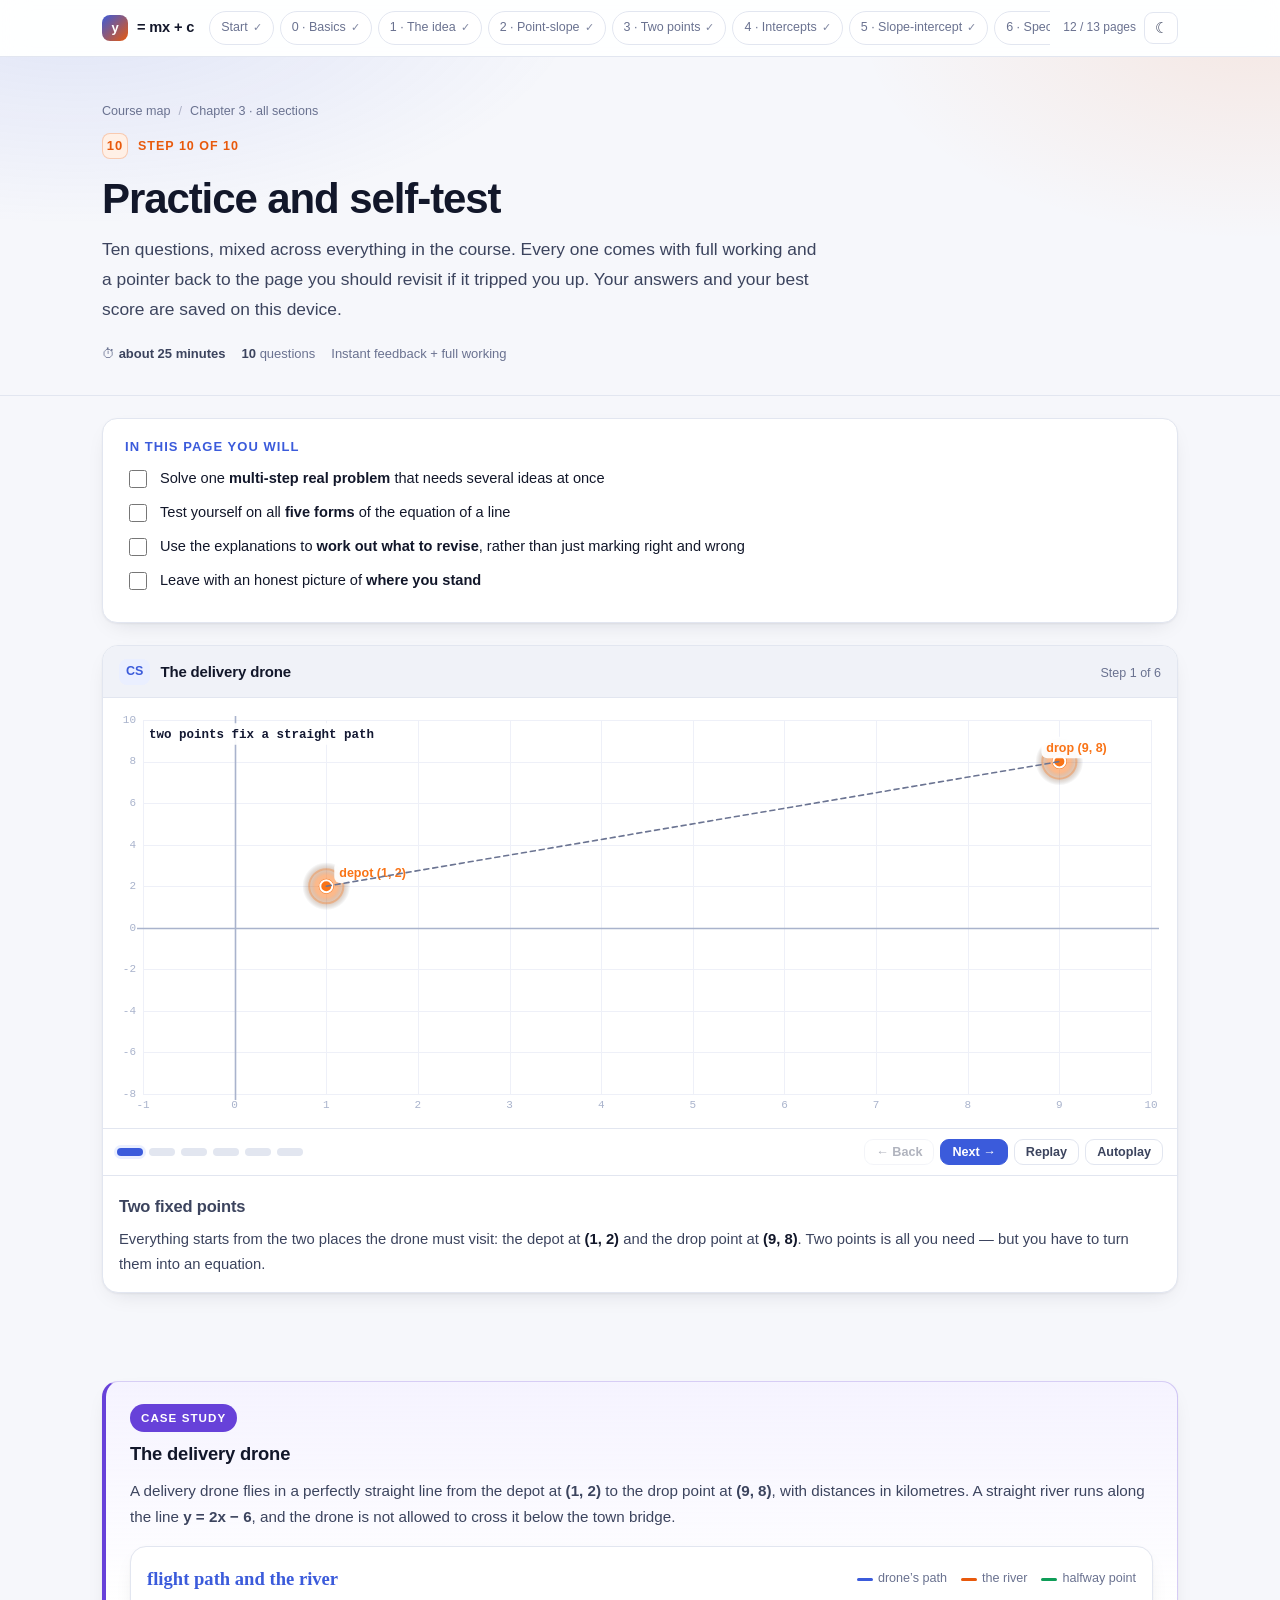
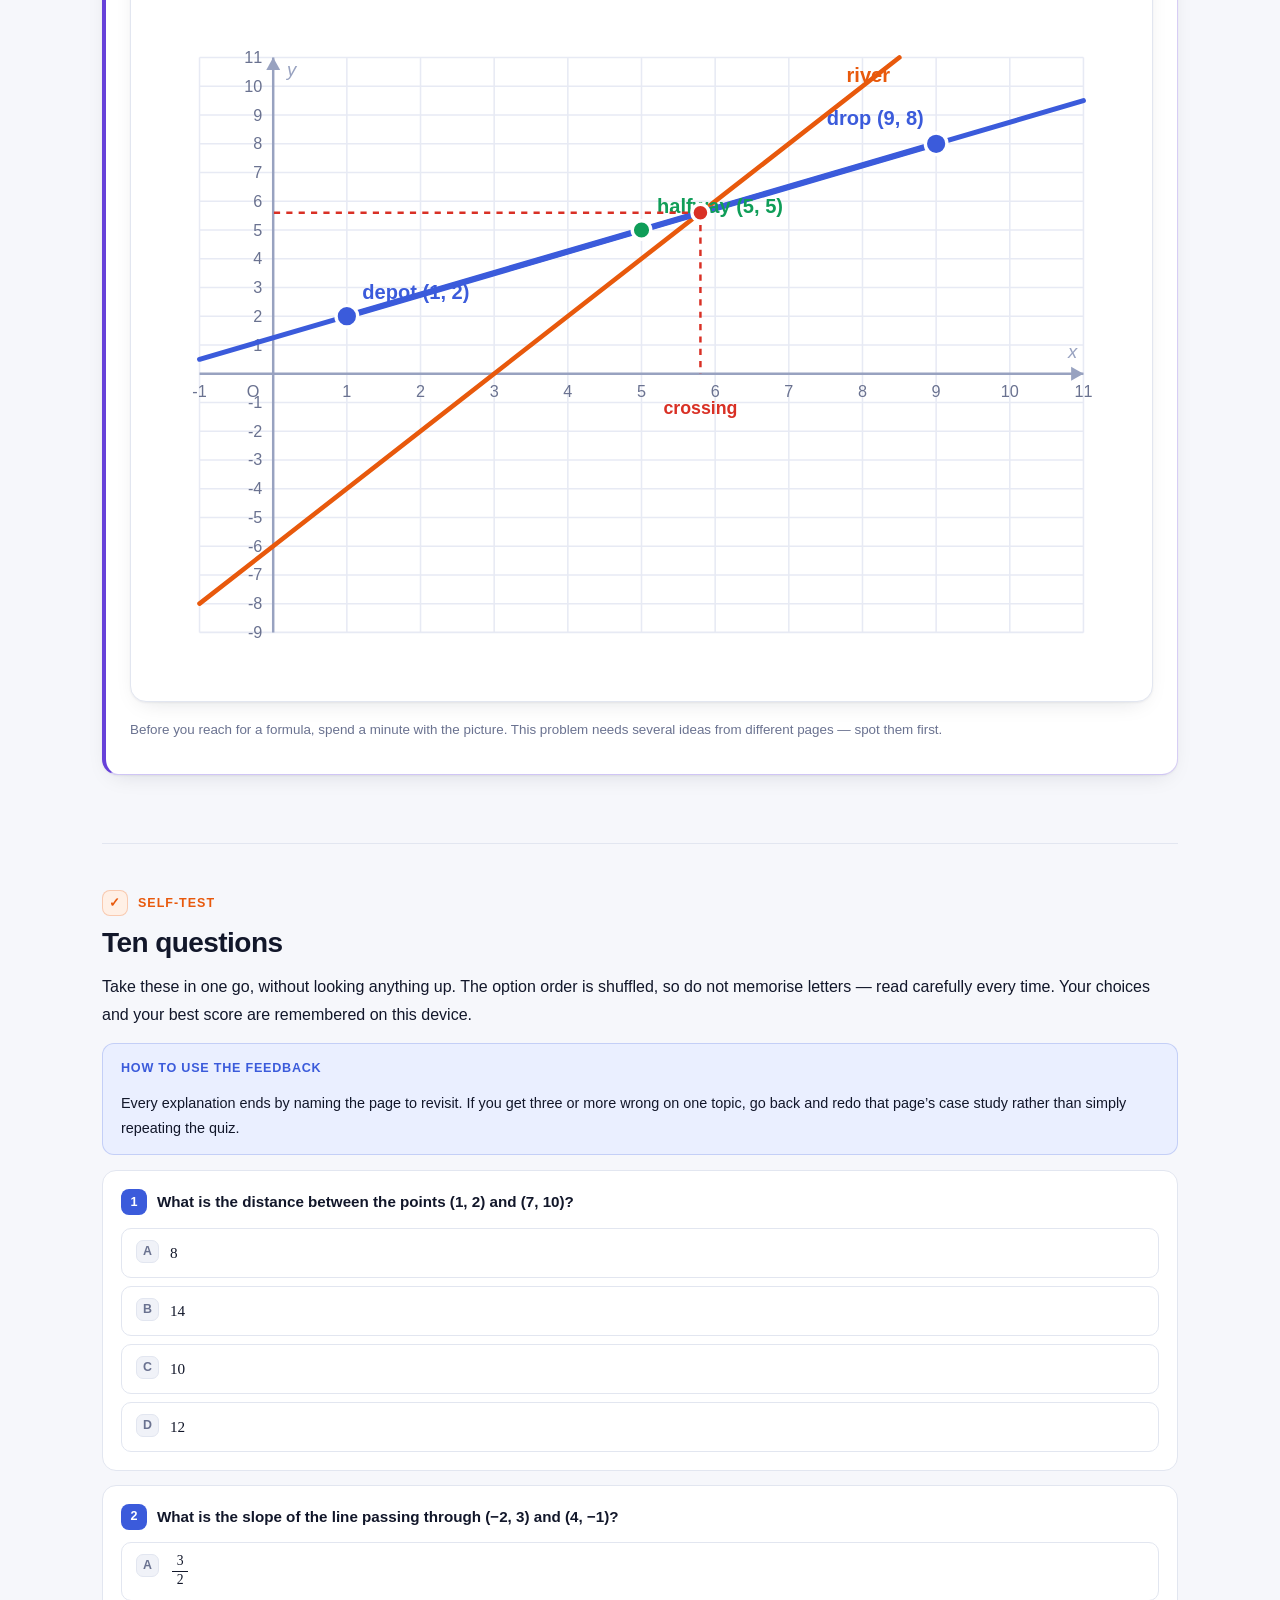
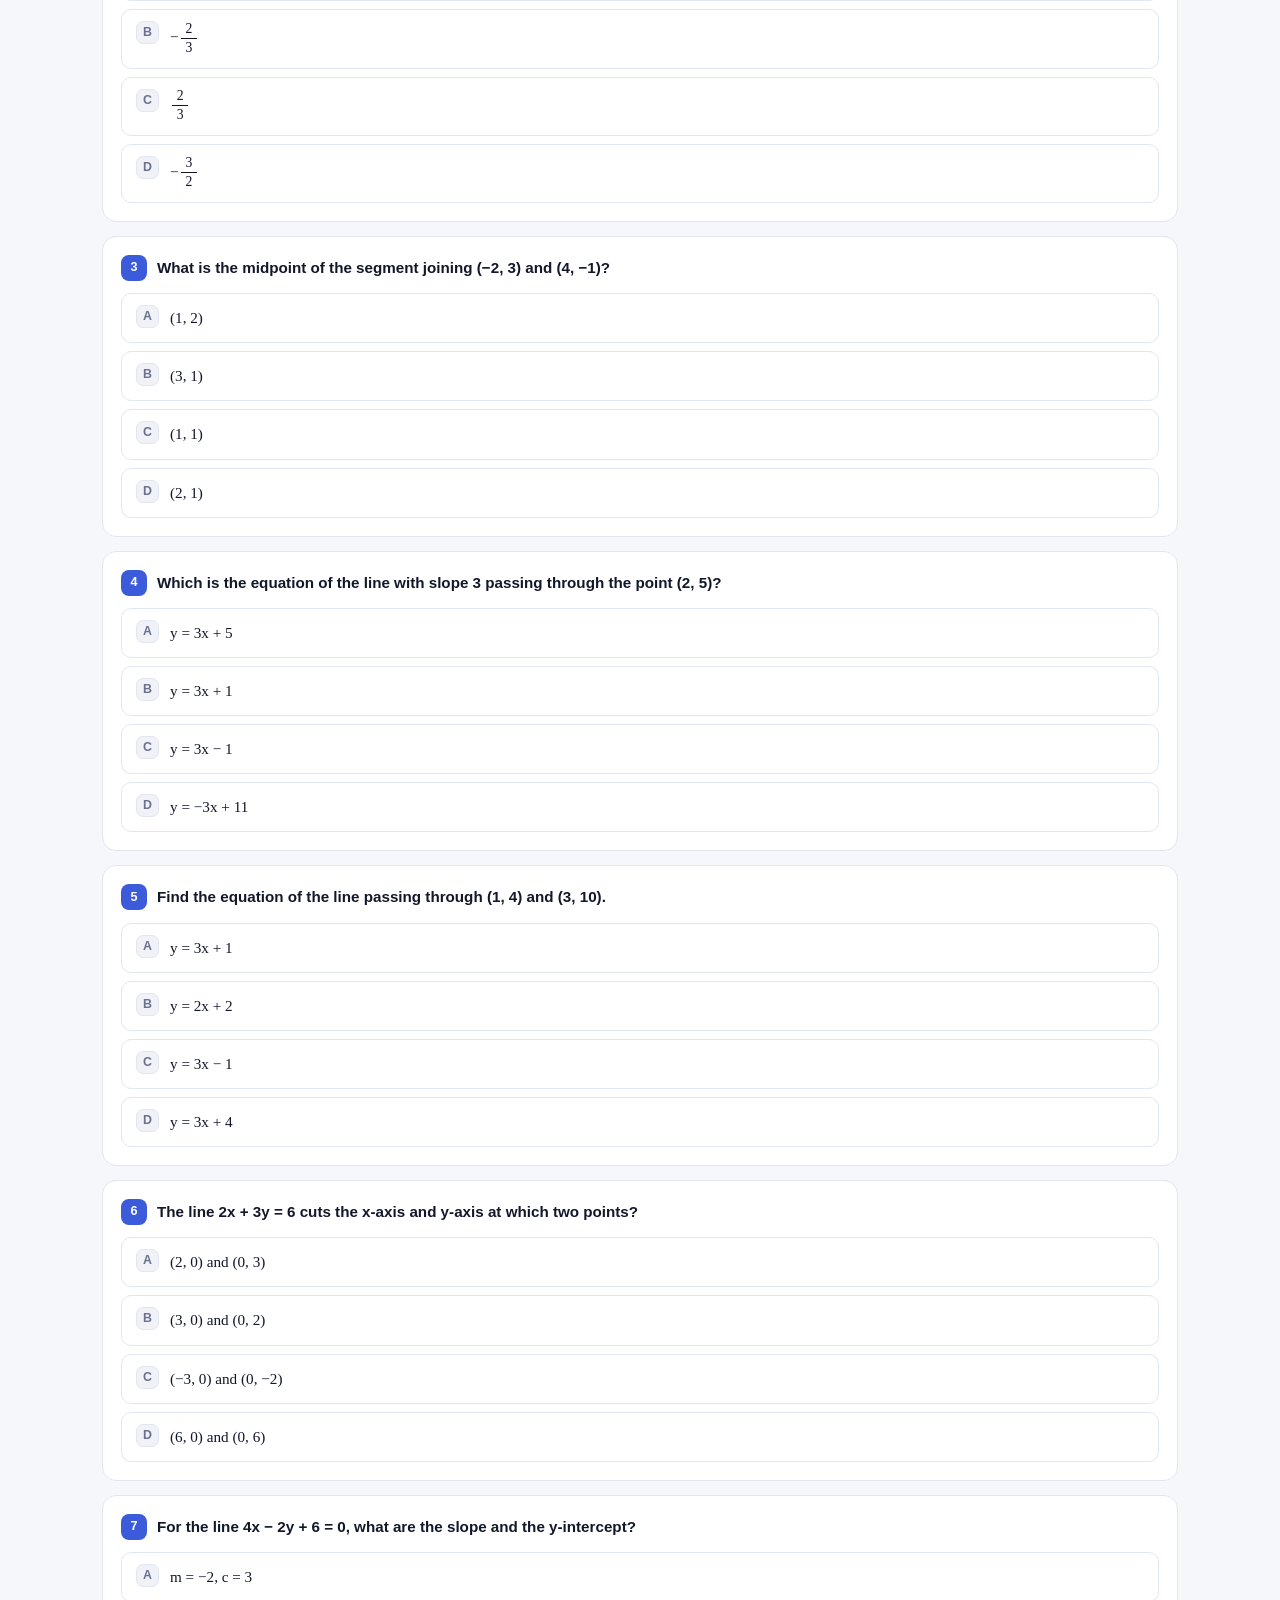
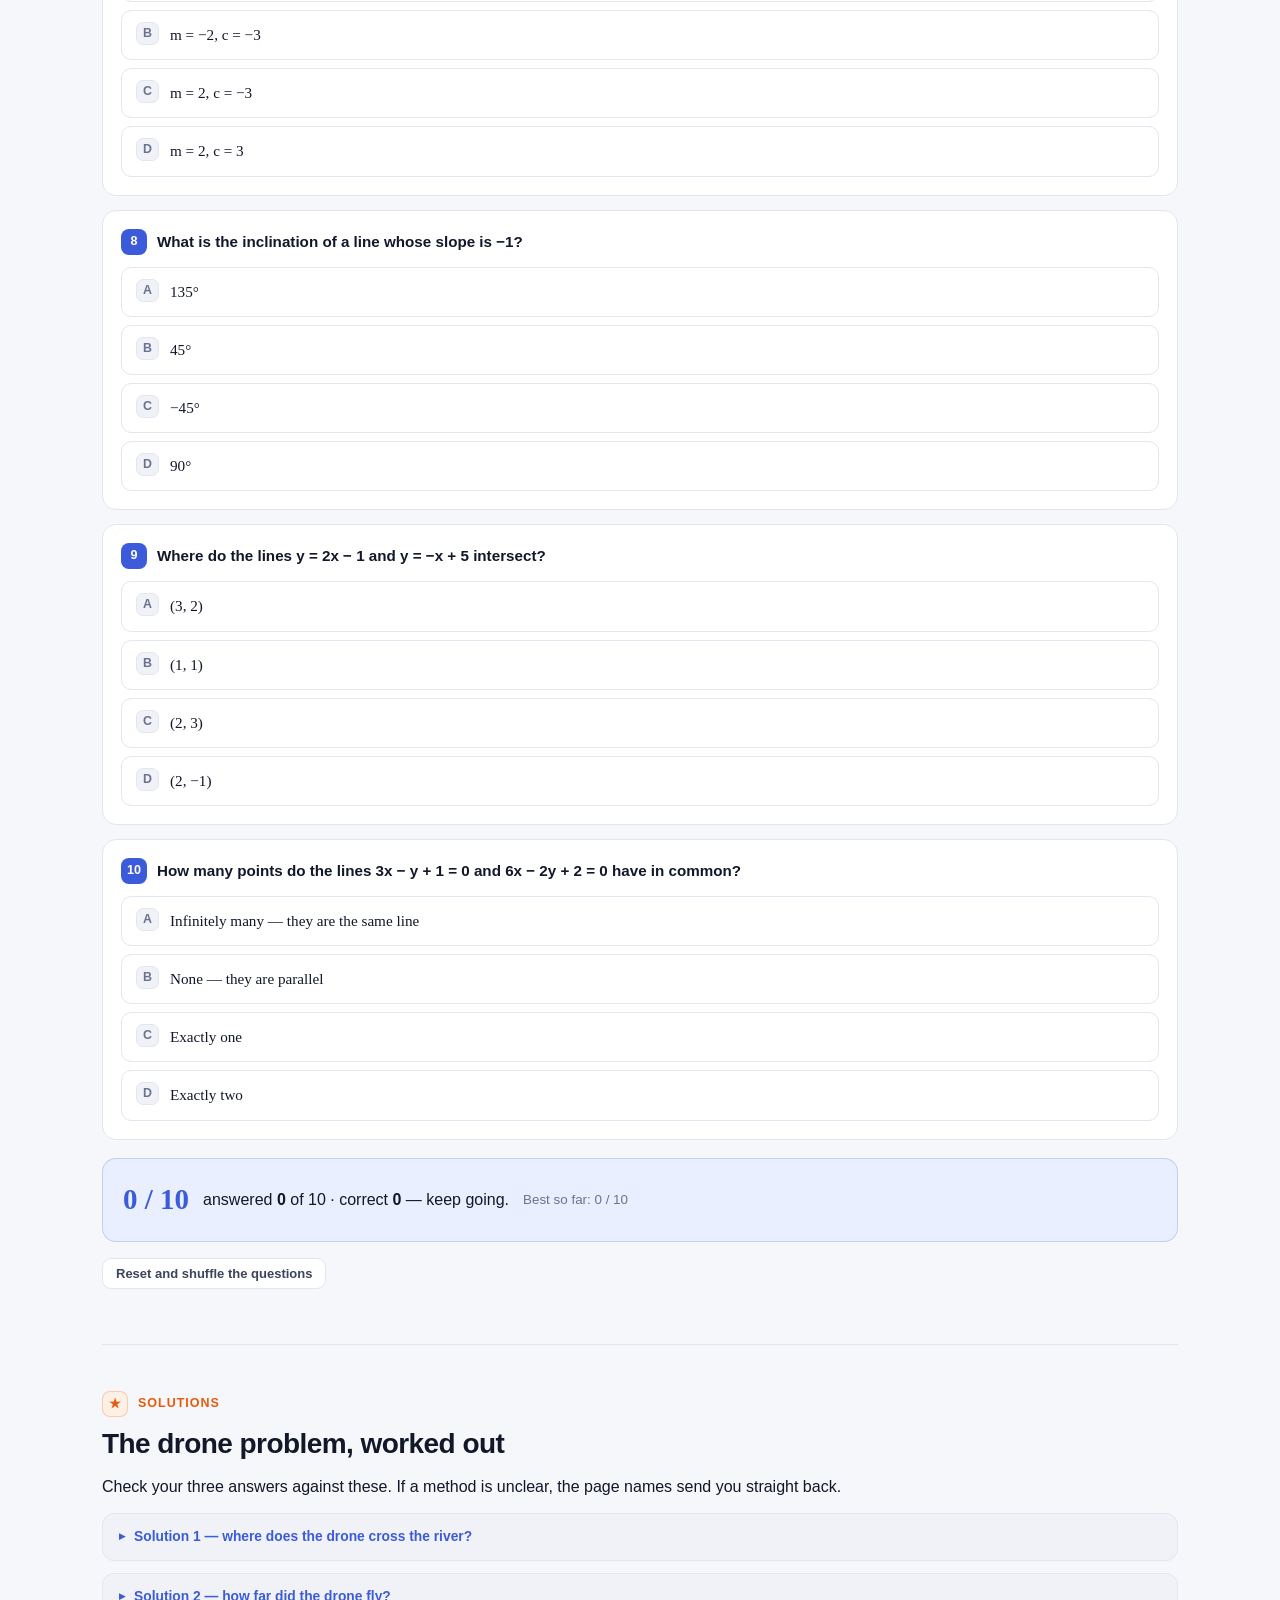
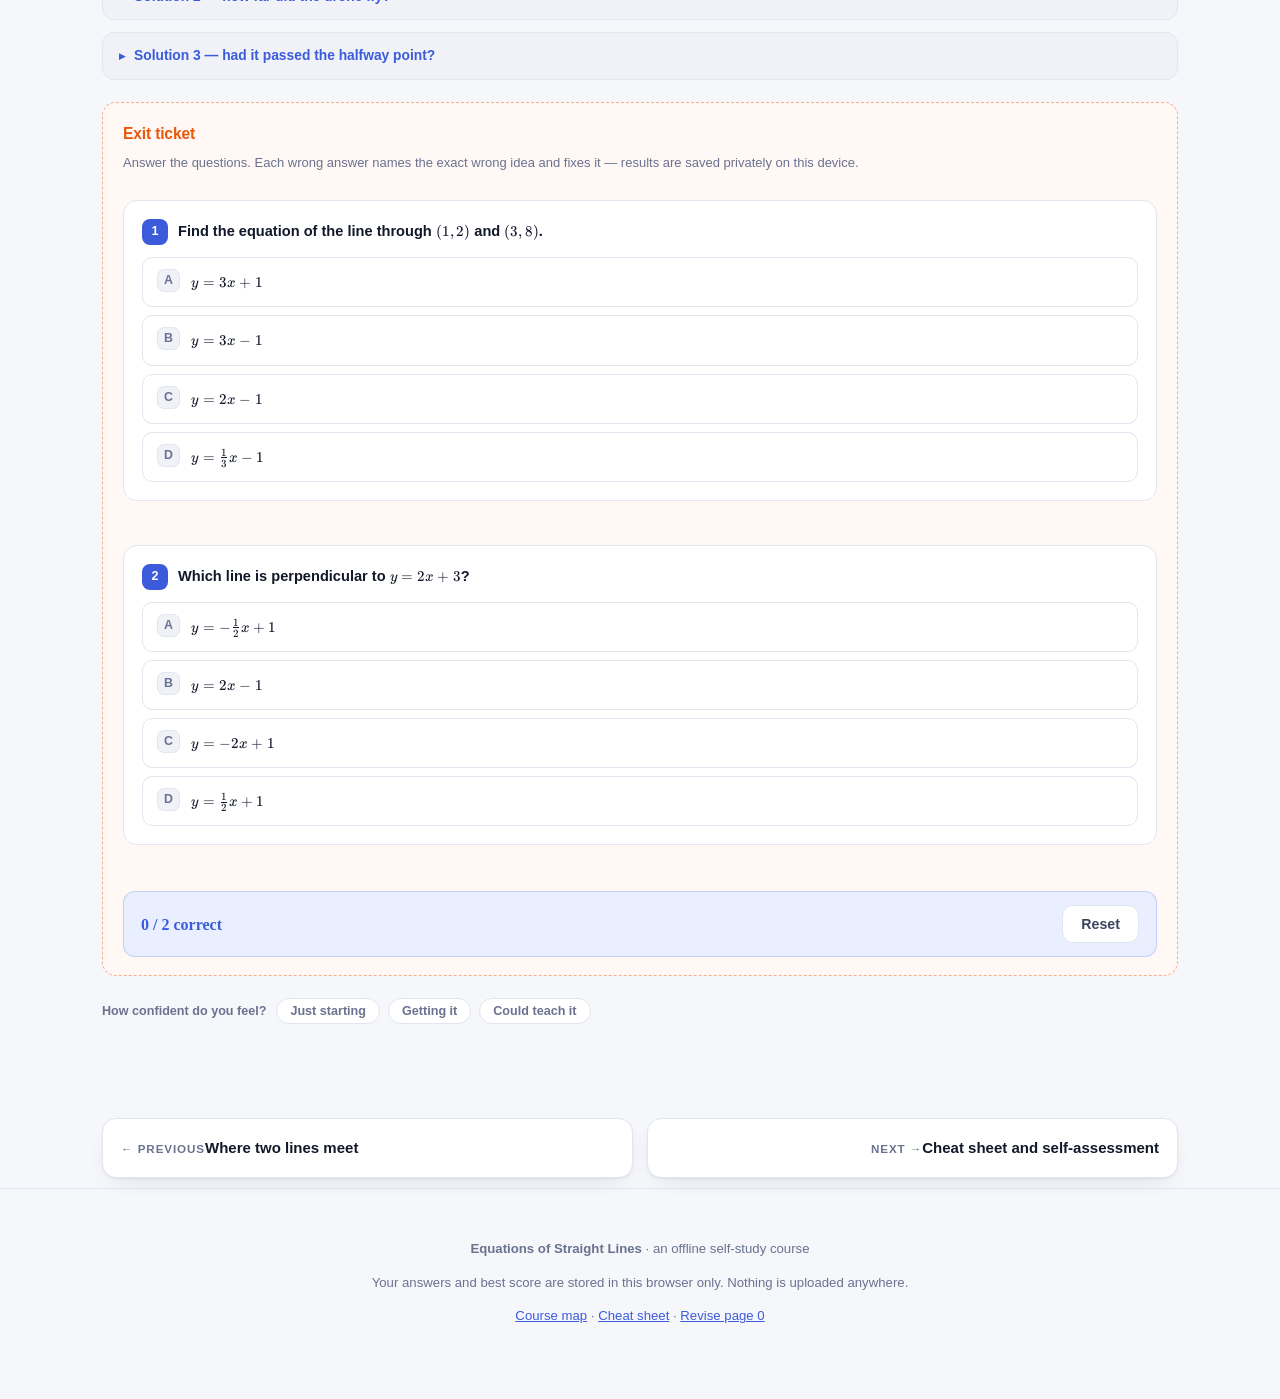
<file: 11-practice.html>
<!DOCTYPE html>
<html lang="en" data-theme="light">
<head>
<meta charset="UTF-8">
<meta name="viewport" content="width=device-width, initial-scale=1.0">
<title>Practice and self-test — Equations of Straight Lines</title>
<meta name="description" content="Ten mixed questions covering every form of the equation of a straight line, with instant feedback, full working and a pointer back to the page to revise.">
<link rel="stylesheet" href="assets/style.css">
<link rel="stylesheet" href="assets/katex/katex.min.css">
</head>
<body>
<header class="nav" data-nav></header>

<div class="pagehead">
  <div class="wrap">
    <div class="crumb"><a href="index.html">Course map</a><span class="sep">/</span><span>Chapter 3 &middot; all sections</span></div>
    <div class="steptag"><span class="n">10</span> Step 10 of 10</div>
    <h1>Practice and self-test</h1>
    <p class="lead">
      Ten questions, mixed across everything in the course. Every one comes with full working and a pointer back to
      the page you should revisit if it tripped you up. Your answers and your best score are saved on this device.
    </p>
    <div class="pagemeta">
      <span>&#9201; <b>about 25 minutes</b></span>
      <span><b>10</b> questions</span>
      <span>Instant feedback + full working</span>
    </div>
  </div>
</div>

<div class="wrap">

  <div class="goals">
    <h2>In this page you will</h2>
    <ul>
      <li><input type="checkbox" data-goal="g1" id="g1"><label for="g1">Solve one <b>multi-step real problem</b> that needs several ideas at once</label></li>
      <li><input type="checkbox" data-goal="g2" id="g2"><label for="g2">Test yourself on all <b>five forms</b> of the equation of a line</label></li>
      <li><input type="checkbox" data-goal="g3" id="g3"><label for="g3">Use the explanations to <b>work out what to revise</b>, rather than just marking right and wrong</label></li>
      <li><input type="checkbox" data-goal="g4" id="g4"><label for="g4">Leave with an honest picture of <b>where you stand</b></label></li>
    </ul>
  </div>

  <!-- ================= ANIMATED BOARD ================= -->
  <div id="boardDrone"></div>

  <!-- ================= CASE STUDY (SYNTHESIS) ================= -->
  <section class="blk">
    <div class="case">
      <div class="case-top">
        <span class="case-badge">Case study</span>
        
      </div>
      <h3>The delivery drone</h3>
      <p class="scene">
        A delivery drone flies in a perfectly straight line from the depot at <b>(1, 2)</b> to the drop point at <b>(9, 8)</b>,
        with distances in kilometres. A straight river runs along the line <b>y = 2x &minus; 6</b>, and the drone is not
        allowed to cross it below the town bridge.
      </p>

      <div class="plotbox">
        <div class="plot-head">
          <div class="eqout">flight path and the river</div>
          <div class="legend">
            <span><i style="background:var(--brand)"></i>drone&rsquo;s path</span>
            <span><i style="background:var(--accent)"></i>the river</span>
            <span><i style="background:var(--good)"></i>halfway point</span>
          </div>
        </div>
        <svg class="plot static" id="plotDrone" aria-label="A drone path from (1,2) to (9,8) crossing a river line"></svg>
      </div>

      <p class="small muted">Before you reach for a formula, spend a minute with the picture. This problem needs several ideas from different pages &mdash; spot them first.</p>

    </div>
  </section>

  <!-- ================= QUIZ ================= -->
  <section class="blk">
    <div class="steptag"><span class="n">&#10003;</span> Self-test</div>
    <h2>Ten questions</h2>
    <p>Take these in one go, without looking anything up. The option order is shuffled, so do not memorise letters &mdash;
    read carefully every time. Your choices and your best score are remembered on this device.</p>

    <div class="note tip">
      <div class="h">How to use the feedback</div>
      <p>Every explanation ends by naming the page to revisit. If you get three or more wrong on one topic, go back and
      redo that page&rsquo;s case study rather than simply repeating the quiz.</p>
    </div>

    <div id="quizHost"></div>

    <div class="score" id="quizScore"></div>

    <p style="margin-top:16px">
      <button class="btn sm" id="quizReset">Reset and shuffle the questions</button>
    </p>
  </section>

  <!-- ================= SOLUTIONS ================= -->
  <section class="blk">
    <div class="steptag"><span class="n">&#9733;</span> Solutions</div>
    <h2>The drone problem, worked out</h2>
    <p>Check your three answers against these. If a method is unclear, the page names send you straight back.</p>

    <details class="sol">
      <summary>Solution 1 &mdash; where does the drone cross the river?</summary>
      <div class="body">
        <p><b>Step 1.</b> Equation of the path. Slope from (1,&nbsp;2) to (9,&nbsp;8):</p>
        <div class="formula tex">m = \frac{8 - 2}{9 - 1} = \frac{6}{8} = \frac{3}{4}</div>
        <p>Using the point-slope form with (1,&nbsp;2): <span class="m tex">y</span> &minus; 2 = <span class="m tex">\frac{3}{4}</span>(<span class="m tex">x</span> &minus; 1), so</p>
        <div class="formula tex">y = \frac{3}{4}x + \frac{5}{4}</div>
        <p><b>Step 2.</b> Set the two equations equal, because the crossing lies on both:</p>
        <div class="formula tex">\frac{3}{4}x + \frac{5}{4} = 2x - 6</div>
        <p>Multiply by 4: 3<span class="m tex">x</span> + 5 = 8<span class="m tex">x</span> &minus; 24, so 5<span class="m tex">x</span> = 29 and <span class="m tex">x</span> = 5.8. Then <span class="m tex">y</span> = 2(5.8) &minus; 6 = 5.6.</p>
        <div class="formula tex">\text{\text{the drone crosses the river at}} (5.8, 5.6)</div>
        <p class="small muted">Revise: <a href="04-two-point.html">two-point form</a> and <a href="10-intersection.html">intersections</a>.</p>
      </div>
    </details>

    <details class="sol">
      <summary>Solution 2 &mdash; how far did the drone fly?</summary>
      <div class="body">
        <p>Use the distance formula on the depot and the drop point:</p>
        <div class="formula tex">AB = \sqrt{(9 - 1)^2 + (8 - 2)^2} = \sqrt{64 + 36} = \sqrt{100} = 10</div>
        <p>So it flies <b>10 km</b>. Notice this is the same right-angled triangle as the slope: the run is 8 and the rise is 6.</p>
        <p class="small muted">Revise: <a href="01-prerequisites.html">prerequisites</a>.</p>
      </div>
    </details>

    <details class="sol">
      <summary>Solution 3 &mdash; had it passed the halfway point?</summary>
      <div class="body">
        <p>The midpoint of the journey is</p>
        <div class="formula tex">(\frac{1 + 9}{2}, \frac{2 + 8}{2}) = (5, 5)</div>
        <p>The crossing is at (5.8, 5.6). Since 5.8 &gt; 5, the drone <b>has</b> passed the halfway point by the time it reaches the river &mdash; but only just.</p>
        <p class="small muted">Revise: <a href="01-prerequisites.html">midpoints</a>.</p>
      </div>
    </details>

    <div class="reflect">
      <h3>Exit ticket</h3>
      <p class="sub">Answer the questions. Each wrong answer names the exact wrong idea and fixes it — results are saved privately on this device.</p>
      
      <div data-exit></div>
    </div>

    <div class="conf" data-conf></div>
  </section>

  <div data-pnav class="pnav"></div>
</div>

<footer>
  <div class="wrap">
    <p><b>Equations of Straight Lines</b> &middot; an offline self-study course</p>
    <p>Your answers and best score are stored in this browser only. Nothing is uploaded anywhere.</p>
    <p><a href="index.html">Course map</a> &middot; <a href="12-cheatsheet.html">Cheat sheet</a> &middot; <a href="01-prerequisites.html">Revise page 0</a></p>
  </div>
</footer>

<script src="assets/katex/katex.min.js"></script>
<script src="assets/tex.js"></script>
<script src="assets/concept-data.js"></script>
<script src="assets/concept.js"></script>
<script src="assets/plot.js"></script>
<script src="assets/anim.js"></script>
<script src="assets/app.js"></script>
<script>
/* ================= 1. the drone figure ================= */
(function(){
  var svg = document.getElementById("plotDrone");
  if (!svg) return;
  var p = new Plot(svg, {xmin:-1, xmax:11, ymin:-9, ymax:11});
  p.reset();
  p.line(2, -6, {color:"var(--accent)", width:3, label:"river"});
  p.line(0.75, 1.25, {color:"var(--brand)", width:3.2});
  p.seg(1, 2, 9, 8, {color:"var(--brand)", width:4});
  p.point(1, 2, {color:"var(--brand)", r:7, label:"depot (1, 2)", labelDx:10, labelDy:-11});
  p.point(9, 8, {color:"var(--brand)", r:7, label:"drop (9, 8)", labelDx:-8, labelDy:-12, anchor:"end"});
  p.point(5, 5, {color:"var(--good)", r:6, label:"halfway (5, 5)", labelDx:10, labelDy:-11});
  p.point(5.8, 5.6, {color:"var(--bad)", r:5.5, label:"", labelDx:0});
  p.dotted(5.8, 5.6, 5.8, 0, {color:"var(--bad)"});
  p.dotted(5.8, 5.6, 0, 5.6, {color:"var(--bad)"});
  p.text(5.8, -1.4, "crossing", {size:11.5, color:"var(--bad)"});
})();

/* ================= 2. the ten questions ================= */
(function(){
  var QUESTIONS = [
    {
      q: "What is the distance between the points (1, 2) and (7, 10)?",
      opts: ["8", "10", "12", "14"],
      a: 1,
      e: "The run is 6 and the rise is 8, so the distance is &radic;(6&sup2; + 8&sup2;) = &radic;100 = 10. " +
         "This is the 3-4-5 triangle doubled. Revise: <a href='01-prerequisites.html'>Prerequisites</a>."
    },
    {
      q: "What is the slope of the line passing through (&minus;2, 3) and (4, &minus;1)?",
      opts: ["&minus;<span class='frac'><span class='num'>2</span><span class='den'>3</span></span>",
             "<span class='frac'><span class='num'>2</span><span class='den'>3</span></span>",
             "&minus;<span class='frac'><span class='num'>3</span><span class='den'>2</span></span>",
             "<span class='frac'><span class='num'>3</span><span class='den'>2</span></span>"],
      a: 0,
      e: "m = (&minus;1 &minus; 3) / (4 &minus; (&minus;2)) = (&minus;4)/6 = &minus;2/3. Keep the same order on top and bottom. " +
         "Revise: <a href='01-prerequisites.html'>Prerequisites</a>."
    },
    {
      q: "What is the midpoint of the segment joining (&minus;2, 3) and (4, &minus;1)?",
      opts: ["(1, 1)", "(2, 1)", "(1, 2)", "(3, 1)"],
      a: 0,
      e: "Average the two x&rsquo;s and the two y&rsquo;s separately: ((&minus;2 + 4)/2, (3 + (&minus;1))/2) = (1, 1). " +
         "Revise: <a href='01-prerequisites.html'>Prerequisites</a>."
    },
    {
      q: "Which is the equation of the line with slope 3 passing through the point (2, 5)?",
      opts: ["y = 3x + 1", "y = 3x &minus; 1", "y = &minus;3x + 11", "y = 3x + 5"],
      a: 1,
      e: "Point-slope gives y &minus; 5 = 3(x &minus; 2), so y &minus; 5 = 3x &minus; 6 and y = 3x &minus; 1. " +
         "A quick check: at x = 2 this gives y = 5, which is the point we were given. " +
         "Revise: <a href='03-point-slope.html'>Point-slope form</a>."
    },
    {
      q: "Find the equation of the line passing through (1, 4) and (3, 10).",
      opts: ["y = 3x + 1", "y = 3x + 4", "y = 2x + 2", "y = 3x &minus; 1"],
      a: 0,
      e: "Slope = (10 &minus; 4)/(3 &minus; 1) = 6/2 = 3, then y &minus; 4 = 3(x &minus; 1) gives y = 3x + 1. " +
         "Check with the second point: 3(3) + 1 = 10. Revise: <a href='04-two-point.html'>Two-point form</a>."
    },
    {
      q: "The line 2x + 3y = 6 cuts the x-axis and y-axis at which two points?",
      opts: ["(3, 0) and (0, 2)", "(2, 0) and (0, 3)", "(6, 0) and (0, 6)", "(&minus;3, 0) and (0, &minus;2)"],
      a: 0,
      e: "Put y = 0: 2x = 6, so x = 3. Put x = 0: 3y = 6, so y = 2. The intercept form is x/3 + y/2 = 1. " +
         "Revise: <a href='05-intercept-form.html'>Intercept form</a>."
    },
    {
      q: "For the line 4x &minus; 2y + 6 = 0, what are the slope and the y-intercept?",
      opts: ["m = 2, c = 3", "m = &minus;2, c = 3", "m = 2, c = &minus;3", "m = &minus;2, c = &minus;3"],
      a: 0,
      e: "Rearranging: 2y = 4x + 6, so y = 2x + 3. Or use the formulas: m = &minus;A/B = &minus;4/(&minus;2) = 2 " +
         "and the y-intercept is &minus;C/B = &minus;6/(&minus;2) = 3. Revise: <a href='08-general-form.html'>General form</a>."
    },
    {
      q: "What is the inclination of a line whose slope is &minus;1?",
      opts: ["45&deg;", "135&deg;", "&minus;45&deg;", "90&deg;"],
      a: 1,
      e: "tan &theta; = &minus;1. The calculator gives &minus;45&deg;, but inclination must lie between 0&deg; and 180&deg;, " +
         "so add 180&deg;: &theta; = 135&deg;. Revise: <a href='09-slope-and-inclination.html'>Slope and inclination</a>."
    },
    {
      q: "Where do the lines y = 2x &minus; 1 and y = &minus;x + 5 intersect?",
      opts: ["(2, 3)", "(3, 2)", "(1, 1)", "(2, &minus;1)"],
      a: 0,
      e: "Set them equal: 2x &minus; 1 = &minus;x + 5, so 3x = 6 and x = 2. Then y = 2(2) &minus; 1 = 3. " +
         "Check in the other equation: &minus;2 + 5 = 3. Revise: <a href='10-intersection.html'>Intersections</a>."
    },
    {
      q: "How many points do the lines 3x &minus; y + 1 = 0 and 6x &minus; 2y + 2 = 0 have in common?",
      opts: ["None &mdash; they are parallel", "Exactly one", "Infinitely many &mdash; they are the same line", "Exactly two"],
      a: 2,
      e: "The second equation is just the first multiplied by 2, so both describe the same line and share every point. " +
         "Two straight lines can never meet in exactly two points. Revise: <a href='08-general-form.html'>General form</a> " +
         "and <a href='10-intersection.html'>Intersections</a>."
    }
  ];

  mountQuiz(document.getElementById("quizHost"), QUESTIONS);
})();

/* ================= animated board: the delivery drone ================= */
(function () {
  if (!window.Anim) return;
  var E = Anim.E, seg = Anim.seg, nf = Anim.nf, fr = Anim.fr, lerp = Anim.lerp;

  var P1 = { x: 1, y: 2 }, P2 = { x: 9, y: 8 };          // depot -> drop point
  var MD = (P2.y - P1.y) / (P2.x - P1.x);                // 3/4
  var CD = P1.y - MD * P1.x;                             // 5/4
  var MR = 2, CR = -6;                                   // the river
  var XC = (CR - CD) / (MD - MR), YC = MR * XC + CR;     // crossing

  var lesson = {
    id: "drone", no: "CS", name: "The delivery drone",
    view: { x: [-1, 10], y: [-8, 10], xs: 1, ys: 2 },
    controls: [
      { k: "mr", label: "river slope", min: -3, max: 4, step: 0.25, value: 2 },
      { k: "cr", label: "river intercept", min: -10, max: 6, step: 0.5, value: -6 }
    ],
    steps: [
      {
        title: "Two fixed points",
        dur: 2300,
        body: "<p>Everything starts from the two places the drone must visit: the depot at <b>(1, 2)</b> and the drop point at <b>(9, 8)</b>. Two points is all you need &mdash; but you have to turn them into an equation.</p>",
        draw: function (g, t) {
          g.dot(P1.x, P1.y, { color: "c3", r: 7.5, p: E(t, .05, .4), glow: true, pulse: true, ring: true,
            label: "depot (1, 2)", dx: 13, dy: -14, size: 12.5 });
          g.dot(P2.x, P2.y, { color: "c3", r: 7.5, p: E(t, .35, .7), glow: true, pulse: true, ring: true,
            label: "drop (9, 8)", dx: -13, dy: -14, align: "right", size: 12.5 });
          g.seg(P1.x, P1.y, P2.x, P2.y, { color: "muted", w: 1.6, dash: [5, 4], t: E(t, .68, 1) });
          g.corner("two points fix a straight path", { p: E(t, .7, 1) });
        }
      },
      {
        title: "Turn the two points into an equation",
        dur: 2800,
        body: "<p>Two points need the <b>two-point form</b> first: <span class='m'>(y &minus; 2)/(x &minus; 1) = (8 &minus; 2)/(9 &minus; 1)</span>. That gives the slope <b>m = 6/8 = 3/4</b>, and then <b>point-slope</b> finishes the job.</p>",
        draw: function (g, t) {
          g.line(MD, CD, { color: "c1", w: 3.4, t: E(t, 0, .5), head: true, grad: ["c1", "c4"] });
          var s1 = E(t, .3, .62), s2 = E(t, .55, .85), s3 = E(t, .78, 1);
          g.seg(P1.x, P1.y, P2.x, P2.y, { color: "c2", w: 2.6, t: s2, head: true });
          g.seg(P1.x, P1.y, P2.x, P1.y, { color: "c2", w: 2, dash: [4, 3], t: s1, alpha: .85 });
          g.seg(P2.x, P1.y, P2.x, P2.y, { color: "c2", w: 2, dash: [4, 3], t: s1, alpha: .85 });
          g.lab("run = 8", 5, P1.y, { dx: 0, dy: 20, align: "center", size: 12, color: "c2", bold: true, alpha: s1 });
          g.lab("rise = 6", P2.x, 5, { dx: 14, dy: 0, size: 12, color: "c2", bold: true, alpha: s1 });
          g.dot(P1.x, P1.y, { color: "c3", r: 6.5, glow: true, alpha: .95 });
          g.dot(P2.x, P2.y, { color: "c3", r: 6.5, glow: true, alpha: .95 });
          g.corner(s3 > 0 ? "y \u2212 2 = 3/4 (x \u2212 1)   \u2192   y = 3/4 x + 5/4" : "m = 6/8 = 3/4",
            { p: E(t, .6, 1) });
          g.tag("two-point \u2192 point-slope \u2192 slope-intercept", g.pad.l + 6, g.pad.t + 34,
            { align: "left", size: 12, color: "c1", bold: true, alpha: E(t, .85, 1) });
        }
      },
      {
        title: "The river is a line too",
        dur: 2500,
        body: "<p>The river runs along <span class='m'>y = 2x &minus; 6</span> &mdash; already in slope-intercept form. Its slope, <b>2</b>, is bigger than the path's <b>3/4</b>, so the river climbs more sharply.</p>",
        draw: function (g, t) {
          g.line(MD, CD, { color: "c1", w: 3, alpha: .5 });
          g.line(MR, CR, { color: "c3", w: 3.4, t: E(t, 0, .9), head: true, grad: ["c3", "c5"] });
          g.tracerLine(MR, CR, { color: "c6", w: 3, from: -1, to: 8, alpha: E(t, .8, 1) });
          g.dot(0, CR, { color: "c3", r: 6, p: E(t, .5, .8), glow: true, label: "(0, \u22126)", dx: 12, dy: -14, size: 12 });
          g.dot(3, 0, { color: "c3", r: 6, p: E(t, .62, .9), glow: true, label: "(3, 0)", dx: 12, dy: -14, size: 12 });
          g.corner("river: y = 2x \u2212 6", { p: E(t, .45, 1), color: "c3" });
          g.tag("steeper than the flight path", g.pad.l + 6, g.pad.t + 34,
            { align: "left", size: 12, color: "c3", bold: true, alpha: E(t, .7, 1) });
        }
      },
      {
        title: "Where the path meets the river",
        dur: 2900,
        body: "<p>Set the two rules equal: <span class='m'>3/4 x + 5/4 = 2x &minus; 6</span>. Collect the x terms and <b>x = 5.8</b>, so <b>y = 5.6</b>. That point is the simultaneous solution &mdash; the one place both lines agree.</p>",
        draw: function (g, t) {
          var s1 = E(t, .05, .45), s2 = E(t, .4, .8), s3 = E(t, .72, 1);
          g.line(MD, CD, { color: "c1", w: 3.2, alpha: .55 });
          g.line(MR, CR, { color: "c3", w: 3.2, alpha: .55 });
          g.seg(XC, YC, XC, YC - 3.4, { color: "muted", w: 1.4, dash: [4, 3], t: s3 });
          g.seg(XC, YC, XC - 3.4, YC, { color: "muted", w: 1.4, dash: [4, 3], t: s3 });
          g.dot(XC, YC, { color: "c6", r: 8, p: s2, glow: true, pulse: true, ring: true,
            label: "(5.8, 5.6)", dx: 14, dy: -16, size: 13 });
          g.corner(s3 > 0 ? "crossing at (5.8, 5.6)" : "3/4 x + 5/4 = 2x \u2212 6", { p: s1 });
          g.tag(s2 > 0 ? "5/4 x = 29/4   \u2192   x = 29/5 = 5.8" : "", g.pad.l + 6, g.pad.t + 34,
            { align: "left", size: 12.5, color: "c6", bold: true, alpha: s2 });
        }
      },
      {
        title: "And the halfway point",
        dur: 2400,
        body: "<p>The midpoint uses nothing but averages: <span class='m'>((1+9)/2, (2+8)/2) = (5, 5)</span>. It sits on the flight path, roughly where the drone passes over the river.</p>",
        draw: function (g, t) {
          var s1 = E(t, .05, .55), s2 = E(t, .5, .95);
          g.line(MD, CD, { color: "c1", w: 3.2, alpha: .6 });
          g.line(MR, CR, { color: "c3", w: 3, alpha: .5 });
          g.dot(P1.x, P1.y, { color: "c3", r: 5.5, alpha: .8 });
          g.dot(P2.x, P2.y, { color: "c3", r: 5.5, alpha: .8 });
          g.dot(5, 5, { color: "c2", r: 8, p: s2, glow: true, pulse: true, ring: true,
            label: "midpoint (5, 5)", dx: -13, dy: -16, align: "right", size: 13 });
          g.corner("average the coordinates", { p: s1 });
          g.tag("( (1+9)/2 , (2+8)/2 ) = (5, 5)", g.pad.l + 6, g.pad.t + 34,
            { align: "left", size: 12.5, color: "c2", bold: true, alpha: s2 });
        }
      },
      {
        title: "Explore: re-route the river",
        dur: 900, explore: true,
        body: "<p>The flight path is fixed. Tilt and slide the river and watch the crossing point slide along the path &mdash; until the river becomes parallel to the path and the two never meet at all.</p>",
        draw: function (g, t, P) {
          var mr = P.mr, cr = P.cr;
          g.line(MD, CD, { color: "c1", w: 3.4, grad: ["c1", "c4"] });
          g.line(mr, cr, { color: "c3", w: 3.4, grad: ["c3", "c5"] });
          g.dot(P1.x, P1.y, { color: "c3", r: 6, glow: true });
          g.dot(P2.x, P2.y, { color: "c3", r: 6, glow: true });
          if (Math.abs(mr - MD) > 1e-9) {
            var xc = (cr - CD) / (MD - mr), yc = mr * xc + cr;
            if (xc > -6 && xc < 16 && yc > -12 && yc < 14)
              g.dot(xc, yc, { color: "c6", r: 7.5, glow: true, pulse: true, ring: true,
                label: "(" + nf(xc, 2) + ", " + nf(yc, 2) + ")", dx: 14, dy: -16, size: 12.5 });
          }
          g.tag("path: y = 3/4 x + 5/4", g.pad.l + 6, g.pad.t + 14, { align: "left", mono: true, size: 12.5, color: "c1", bold: true });
          g.tag("river: y = " + nf(mr, 2) + "x" + (cr < 0 ? " \u2212 " : " + ") + nf(Math.abs(cr), 2),
            g.pad.l + 6, g.pad.t + 34, { align: "left", mono: true, size: 12.5, color: "c3", bold: true });
        },
        readout: function (P) {
          var mr = P.mr, cr = P.cr;
          if (Math.abs(mr - MD) < 1e-9)
            return "<b>Parallel.</b> The river slope " + nf(mr, 2) + " equals the path slope 3/4, so the drone never crosses the river &mdash; <b>no junction</b>.<br>" +
              "The river is y = " + nf(mr, 2) + "x" + (cr < 0 ? " &minus; " : " + ") + nf(Math.abs(cr), 2) + ".";
          var xc = (cr - CD) / (MD - mr), yc = mr * xc + cr;
          return "The drone crosses the river at <b>(" + nf(xc, 3) + ", " + nf(yc, 3) + ")</b>.<br>" +
            "path y = 3/4 x + 5/4  &nbsp;&middot;&nbsp;  river y = " + nf(mr, 2) + "x" + (cr < 0 ? " &minus; " : " + ") + nf(Math.abs(cr), 2) +
            "<br>distance along the path from the depot: about " + nf(Math.sqrt(Math.pow(xc - P1.x, 2) + Math.pow(yc - P1.y, 2)), 2) + " km";
        }
      }
    ]
  };

  var el = document.getElementById("boardDrone");
  if (el) Anim.mount(el, lesson);
})();
</script>
</body>
</html>
</file>
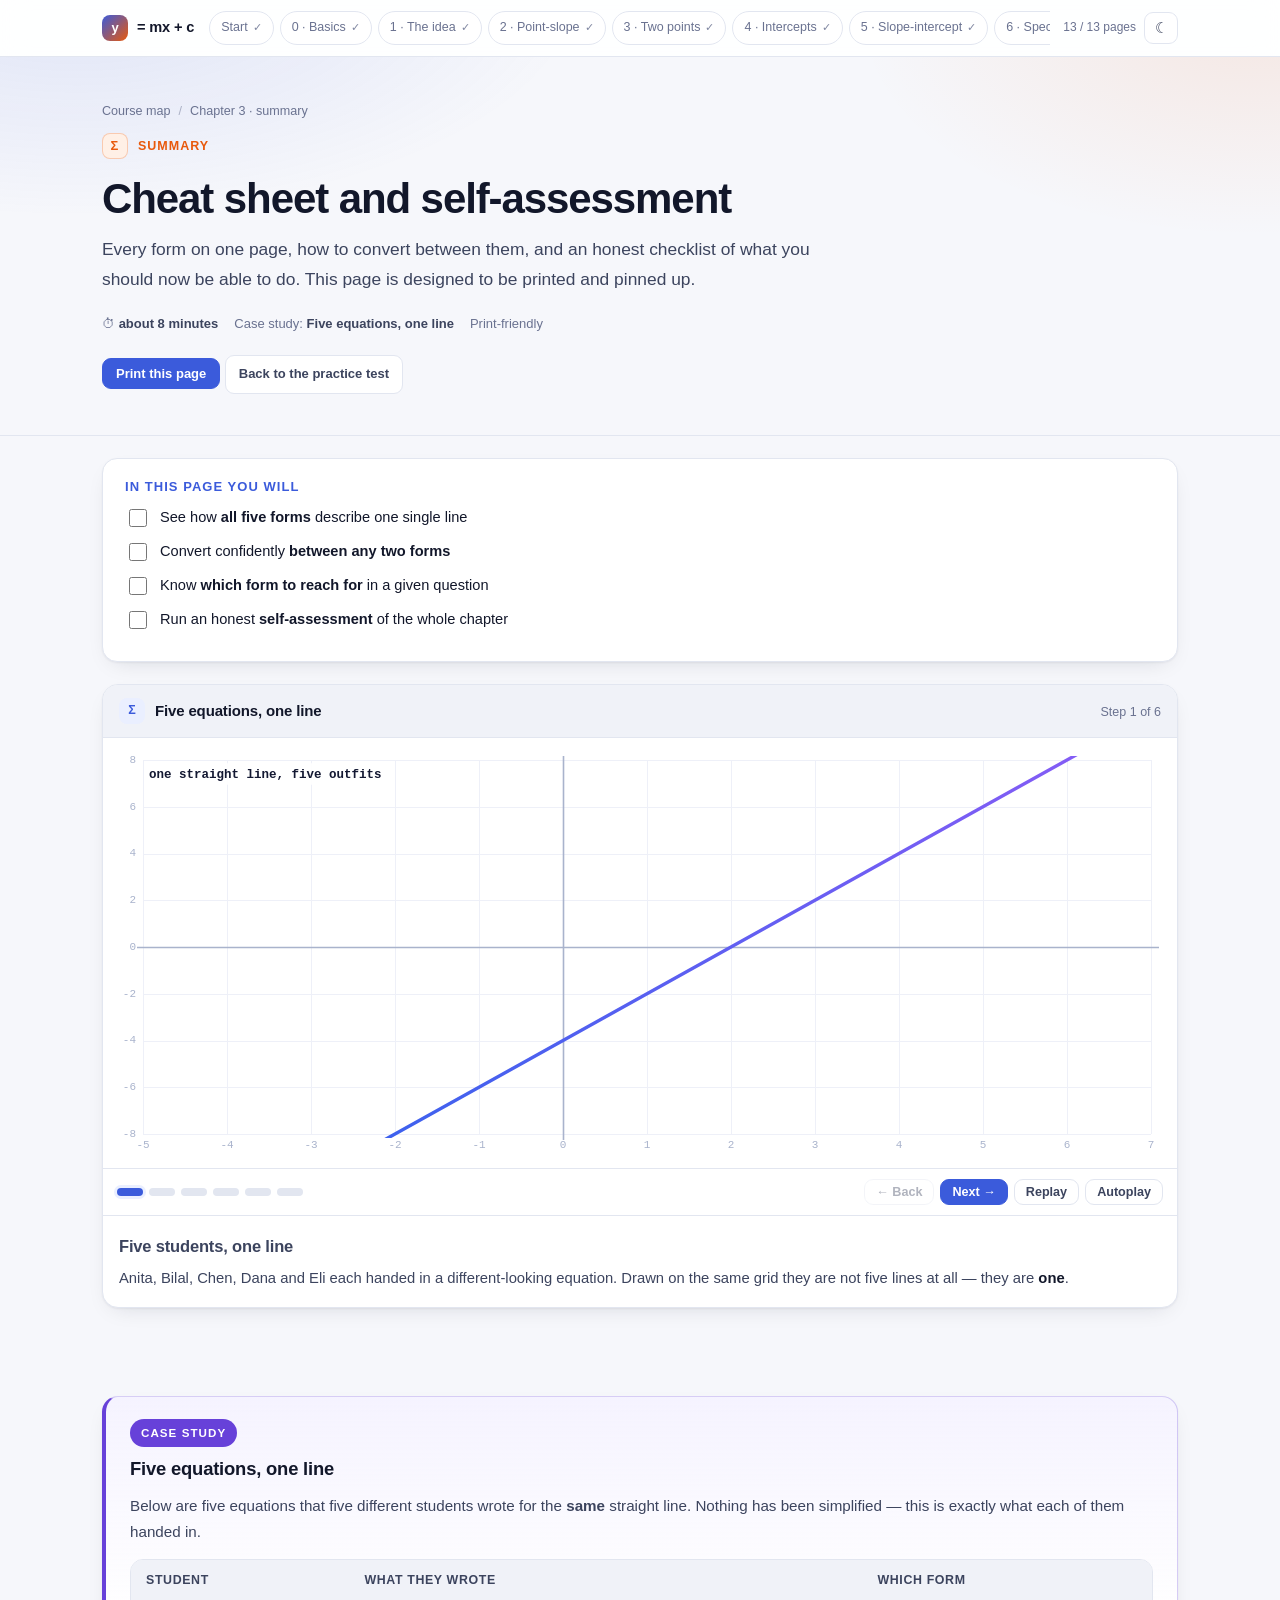
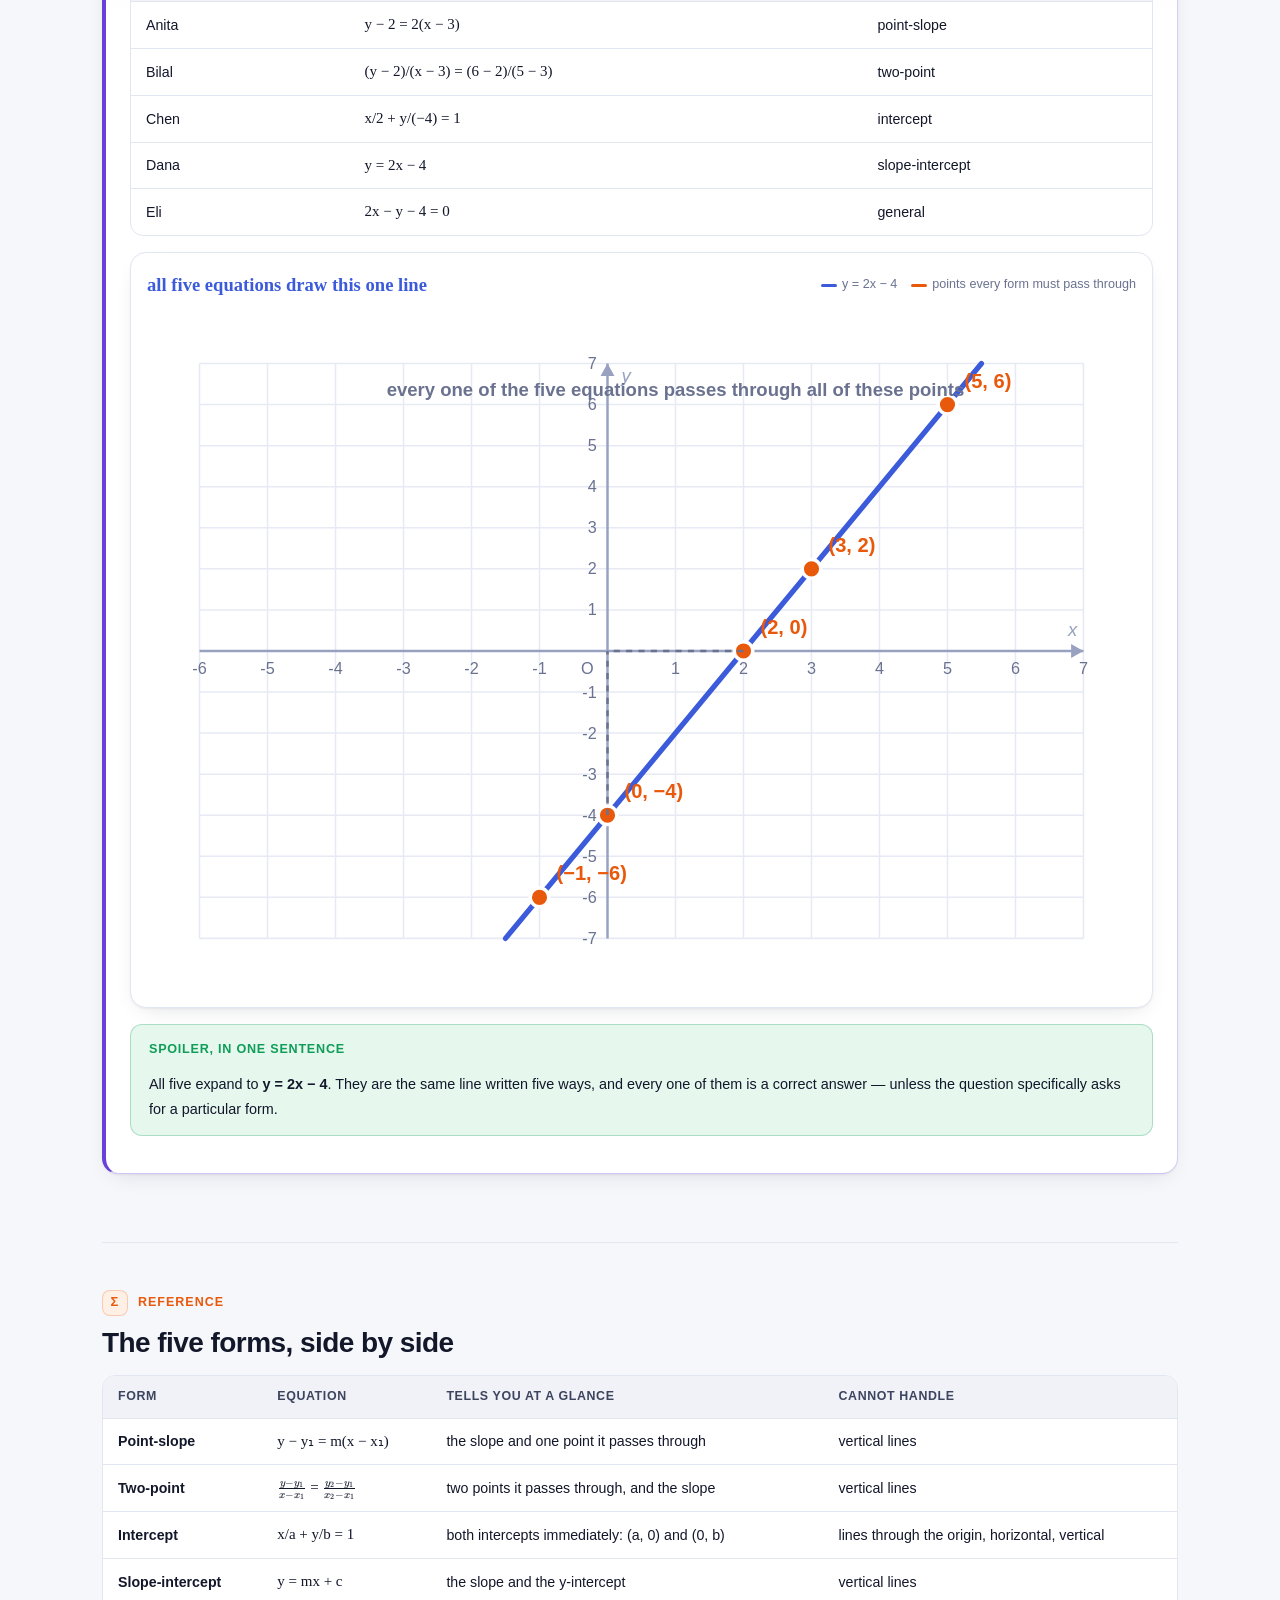
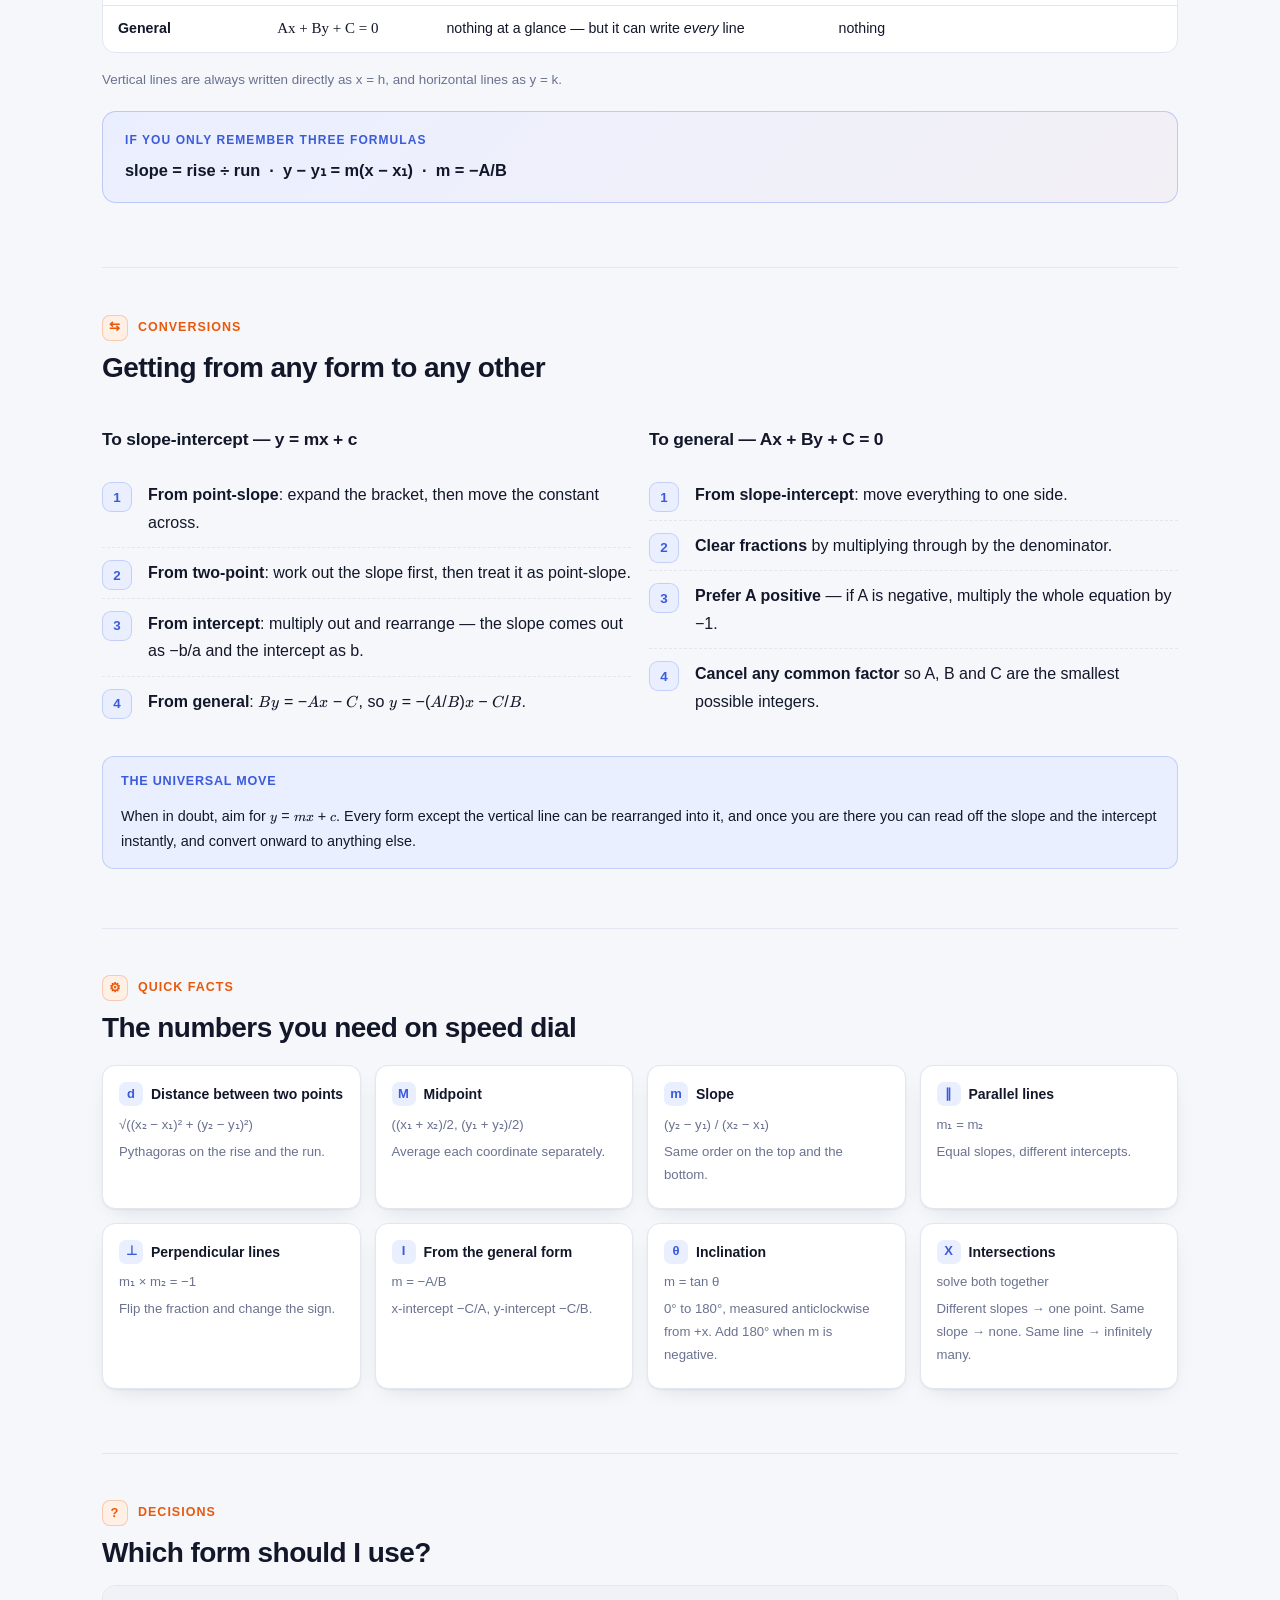
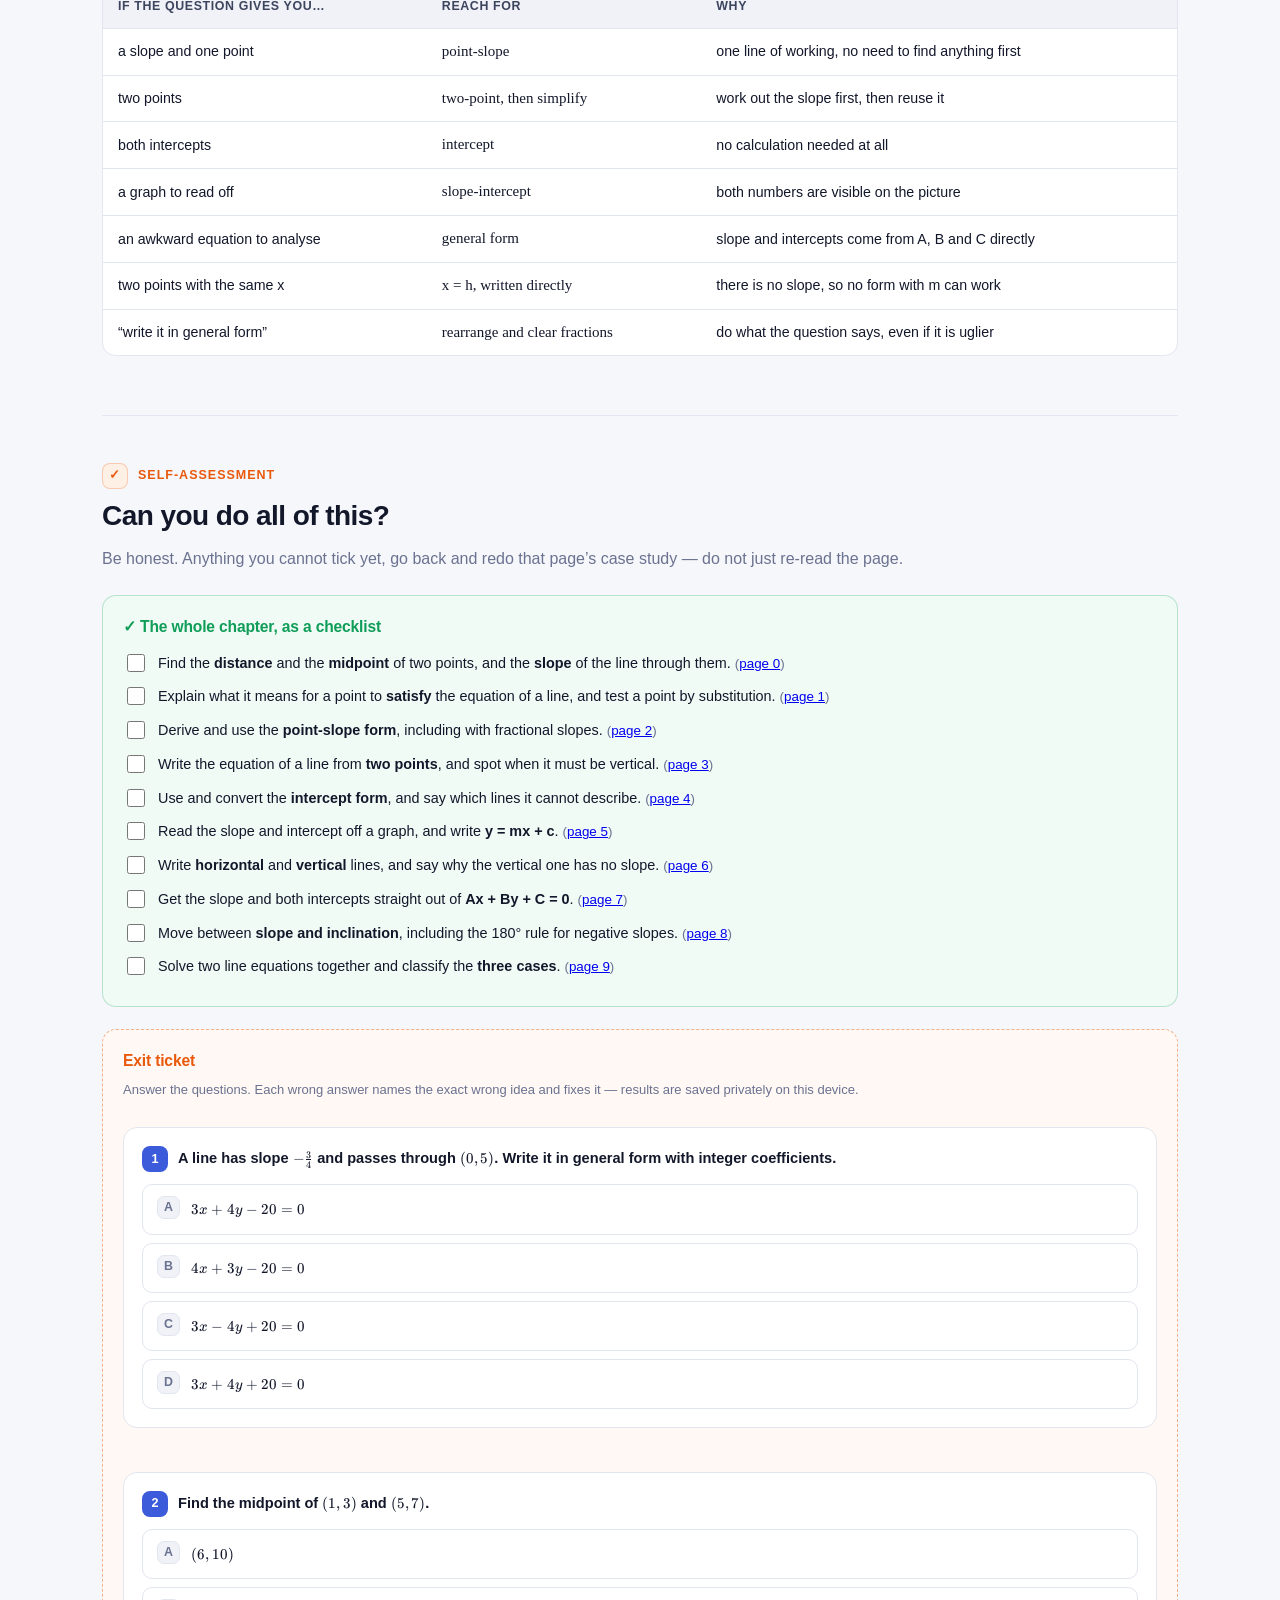
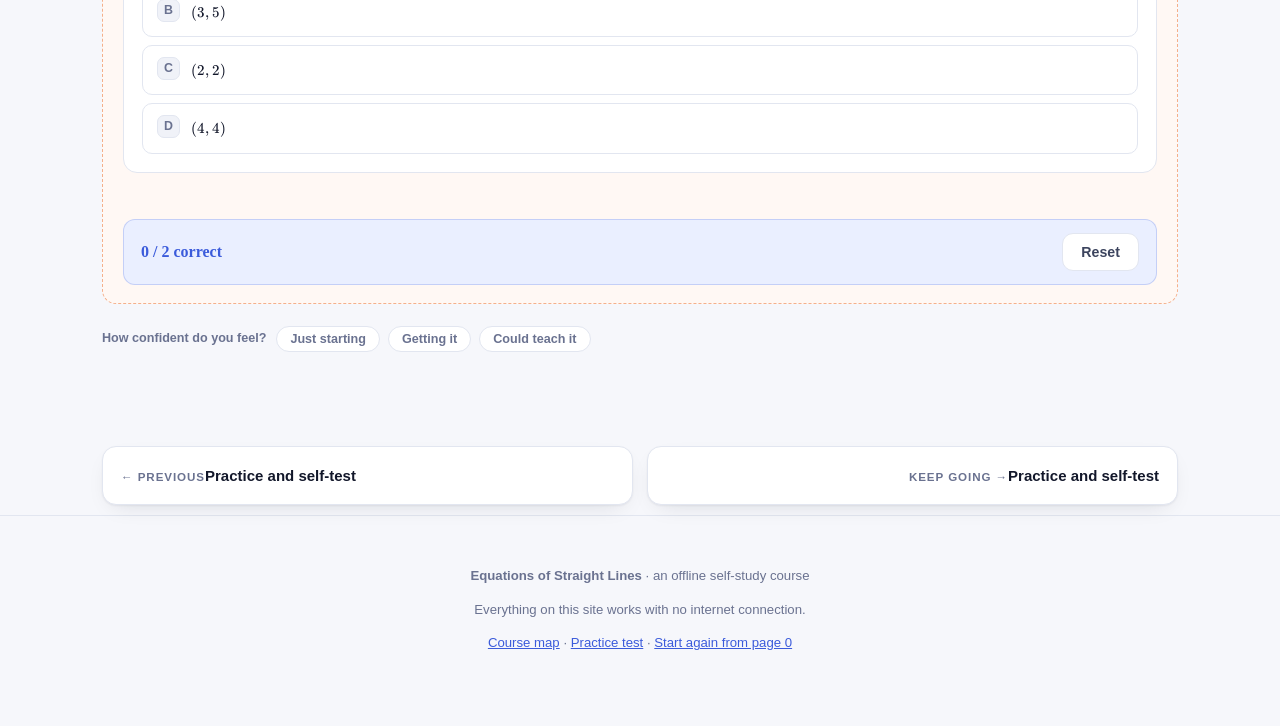
<file: 12-cheatsheet.html>
<!DOCTYPE html>
<html lang="en" data-theme="light">
<head>
<meta charset="UTF-8">
<meta name="viewport" content="width=device-width, initial-scale=1.0">
<title>Cheat sheet and self-assessment — Equations of Straight Lines</title>
<meta name="description" content="Every form of the equation of a straight line on one page, how to convert between them, which one to reach for, and a self-assessment checklist.">
<link rel="stylesheet" href="assets/style.css">
<link rel="stylesheet" href="assets/katex/katex.min.css">
</head>
<body>
<header class="nav" data-nav></header>

<div class="pagehead">
  <div class="wrap">
    <div class="crumb"><a href="index.html">Course map</a><span class="sep">/</span><span>Chapter 3 &middot; summary</span></div>
    <div class="steptag"><span class="n">&#931;</span> Summary</div>
    <h1>Cheat sheet and self-assessment</h1>
    <p class="lead">
      Every form on one page, how to convert between them, and an honest checklist of what you should now be able to do.
      This page is designed to be printed and pinned up.
    </p>
    <div class="pagemeta">
      <span>&#9201; <b>about 8 minutes</b></span>
      <span>Case study: <b>Five equations, one line</b></span>
      <span>Print-friendly</span>
    </div>
    <p style="margin-top:20px">
      <button class="btn primary sm" data-print>Print this page</button>
      <a class="btn sm" href="11-practice.html">Back to the practice test</a>
    </p>
  </div>
</div>

<div class="wrap">

  <div class="goals">
    <h2>In this page you will</h2>
    <ul>
      <li><input type="checkbox" data-goal="g1" id="g1"><label for="g1">See how <b>all five forms</b> describe one single line</label></li>
      <li><input type="checkbox" data-goal="g2" id="g2"><label for="g2">Convert confidently <b>between any two forms</b></label></li>
      <li><input type="checkbox" data-goal="g3" id="g3"><label for="g3">Know <b>which form to reach for</b> in a given question</label></li>
      <li><input type="checkbox" data-goal="g4" id="g4"><label for="g4">Run an honest <b>self-assessment</b> of the whole chapter</label></li>
    </ul>
  </div>

  <!-- ================= ANIMATED BOARD ================= -->
  <div id="boardFive"></div>

  <!-- ================= CASE STUDY ================= -->
  <section class="blk">
    <div class="case">
      <div class="case-top">
        <span class="case-badge">Case study</span>
        
      </div>
      <h3>Five equations, one line</h3>
      <p class="scene">Below are five equations that five different students wrote for the <b>same</b> straight line. Nothing has been simplified &mdash; this is exactly what each of them handed in.</p>

      <div class="tbl-wrap" style="margin-top:14px">
        <table>
          <thead><tr><th>Student</th><th>What they wrote</th><th>Which form</th></tr></thead>
          <tbody>
            <tr><td>Anita</td><td class="mono">y &minus; 2 = 2(x &minus; 3)</td><td>point-slope</td></tr>
            <tr><td>Bilal</td><td class="mono">(y &minus; 2)/(x &minus; 3) = (6 &minus; 2)/(5 &minus; 3)</td><td>two-point</td></tr>
            <tr><td>Chen</td><td class="mono">x/2 + y/(&minus;4) = 1</td><td>intercept</td></tr>
            <tr><td>Dana</td><td class="mono">y = 2x &minus; 4</td><td>slope-intercept</td></tr>
            <tr><td>Eli</td><td class="mono">2x &minus; y &minus; 4 = 0</td><td>general</td></tr>
          </tbody>
        </table>
      </div>

      <div class="plotbox">
        <div class="plot-head">
          <div class="eqout">all five equations draw this one line</div>
          <div class="legend">
            <span><i style="background:var(--brand)"></i>y = 2x &minus; 4</span>
            <span><i style="background:var(--accent)"></i>points every form must pass through</span>
          </div>
        </div>
        <svg class="plot static" id="plotFive" aria-label="One straight line with five marked points, including both intercepts"></svg>
      </div>


      <div class="note ok">
        <div class="h">Spoiler, in one sentence</div>
        <p>All five expand to <b>y = 2x &minus; 4</b>. They are the same line written five ways, and every one of them is a correct answer &mdash;
        unless the question specifically asks for a particular form.</p>
      </div>
    </div>
  </section>

  <!-- ================= MASTER TABLE ================= -->
  <section class="blk">
    <div class="steptag"><span class="n">&#931;</span> Reference</div>
    <h2>The five forms, side by side</h2>
    <div class="tbl-wrap">
      <table>
        <thead><tr><th>Form</th><th>Equation</th><th>Tells you at a glance</th><th>Cannot handle</th></tr></thead>
        <tbody>
          <tr>
            <td><b>Point-slope</b></td>
            <td class="mono">y &minus; y&#8321; = m(x &minus; x&#8321;)</td>
            <td>the slope and one point it passes through</td>
            <td>vertical lines</td>
          </tr>
          <tr>
            <td><b>Two-point</b></td>
            <td class="mono"><span class="m tex">\frac{y - y_1}{x - x_1}</span> = <span class="m tex">\frac{y_2 - y_1}{x_2 - x_1}</span></td>
            <td>two points it passes through, and the slope</td>
            <td>vertical lines</td>
          </tr>
          <tr>
            <td><b>Intercept</b></td>
            <td class="mono">x/a + y/b = 1</td>
            <td>both intercepts immediately: (a, 0) and (0, b)</td>
            <td>lines through the origin, horizontal, vertical</td>
          </tr>
          <tr>
            <td><b>Slope-intercept</b></td>
            <td class="mono">y = mx + c</td>
            <td>the slope and the y-intercept</td>
            <td>vertical lines</td>
          </tr>
          <tr>
            <td><b>General</b></td>
            <td class="mono">Ax + By + C = 0</td>
            <td>nothing at a glance &mdash; but it can write <em>every</em> line</td>
            <td>nothing</td>
          </tr>
        </tbody>
      </table>
    </div>
    <p class="small muted">Vertical lines are always written directly as <span class="mono">x = h</span>, and horizontal lines as <span class="mono">y = k</span>.</p>

    <div class="keyidea">
      <span class="k">If you only remember three formulas</span>
      <p>slope = rise &divide; run &nbsp;&middot;&nbsp; y &minus; y&#8321; = m(x &minus; x&#8321;) &nbsp;&middot;&nbsp; m = &minus;A/B</p>
    </div>
  </section>

  <!-- ================= CONVERSIONS ================= -->
  <section class="blk">
    <div class="steptag"><span class="n">&#8646;</span> Conversions</div>
    <h2>Getting from any form to any other</h2>
    <div class="grid2">
      <div>
        <h3>To slope-intercept &mdash; y = mx + c</h3>
        <ol class="steps">
          <li><b>From point-slope</b>: expand the bracket, then move the constant across.</li>
          <li><b>From two-point</b>: work out the slope first, then treat it as point-slope.</li>
          <li><b>From intercept</b>: multiply out and rearrange &mdash; the slope comes out as &minus;b/a and the intercept as b.</li>
          <li><b>From general</b>: <span class="m tex">By</span> = &minus;<span class="m tex">Ax</span> &minus; <span class="m tex">C</span>, so <span class="m tex">y</span> = &minus;(<span class="m tex">A</span>/<span class="m tex">B</span>)<span class="m tex">x</span> &minus; <span class="m tex">C</span>/<span class="m tex">B</span>.</li>
        </ol>
      </div>
      <div>
        <h3>To general &mdash; Ax + By + C = 0</h3>
        <ol class="steps">
          <li><b>From slope-intercept</b>: move everything to one side.</li>
          <li><b>Clear fractions</b> by multiplying through by the denominator.</li>
          <li><b>Prefer A positive</b> &mdash; if A is negative, multiply the whole equation by &minus;1.</li>
          <li><b>Cancel any common factor</b> so A, B and C are the smallest possible integers.</li>
        </ol>
      </div>
    </div>
    <div class="note tip">
      <div class="h">The universal move</div>
      <p>When in doubt, aim for <span class="m tex">y</span> = <span class="m tex">mx</span> + <span class="m tex">c</span>. Every form except the vertical line can be
      rearranged into it, and once you are there you can read off the slope and the intercept instantly, and convert onward to anything else.</p>
    </div>
  </section>

  <!-- ================= QUICK FACTS ================= -->
  <section class="blk">
    <div class="steptag"><span class="n">&#9881;</span> Quick facts</div>
    <h2>The numbers you need on speed dial</h2>
    <div class="tocard">
      <div class="mini">
        <div class="t"><span class="ic">d</span>Distance between two points</div>
        <p class="mono">&radic;((x&#8322; &minus; x&#8321;)&sup2; + (y&#8322; &minus; y&#8321;)&sup2;)</p>
        <p class="small">Pythagoras on the rise and the run.</p>
      </div>
      <div class="mini">
        <div class="t"><span class="ic">M</span>Midpoint</div>
        <p class="mono">((x&#8321; + x&#8322;)/2, (y&#8321; + y&#8322;)/2)</p>
        <p class="small">Average each coordinate separately.</p>
      </div>
      <div class="mini">
        <div class="t"><span class="ic">m</span>Slope</div>
        <p class="mono">(y&#8322; &minus; y&#8321;) / (x&#8322; &minus; x&#8321;)</p>
        <p class="small">Same order on the top and the bottom.</p>
      </div>
      <div class="mini">
        <div class="t"><span class="ic">&#8741;</span>Parallel lines</div>
        <p class="mono">m&#8321; = m&#8322;</p>
        <p class="small">Equal slopes, different intercepts.</p>
      </div>
      <div class="mini">
        <div class="t"><span class="ic">&#8869;</span>Perpendicular lines</div>
        <p class="mono">m&#8321; &times; m&#8322; = &minus;1</p>
        <p class="small">Flip the fraction and change the sign.</p>
      </div>
      <div class="mini">
        <div class="t"><span class="ic">I</span>From the general form</div>
        <p class="mono">m = &minus;A/B</p>
        <p class="small">x-intercept &minus;C/A, y-intercept &minus;C/B.</p>
      </div>
      <div class="mini">
        <div class="t"><span class="ic">&#952;</span>Inclination</div>
        <p class="mono">m = tan &theta;</p>
        <p class="small">0&deg; to 180&deg;, measured anticlockwise from +x. Add 180&deg; when m is negative.</p>
      </div>
      <div class="mini">
        <div class="t"><span class="ic">X</span>Intersections</div>
        <p class="mono">solve both together</p>
        <p class="small">Different slopes &rarr; one point. Same slope &rarr; none. Same line &rarr; infinitely many.</p>
      </div>
    </div>
  </section>

  <!-- ================= WHICH FORM ================= -->
  <section class="blk">
    <div class="steptag"><span class="n">?</span> Decisions</div>
    <h2>Which form should I use?</h2>
    <div class="tbl-wrap">
      <table>
        <thead><tr><th>If the question gives you&hellip;</th><th>Reach for</th><th>Why</th></tr></thead>
        <tbody>
          <tr><td>a slope and one point</td><td class="mono">point-slope</td><td>one line of working, no need to find anything first</td></tr>
          <tr><td>two points</td><td class="mono">two-point, then simplify</td><td>work out the slope first, then reuse it</td></tr>
          <tr><td>both intercepts</td><td class="mono">intercept</td><td>no calculation needed at all</td></tr>
          <tr><td>a graph to read off</td><td class="mono">slope-intercept</td><td>both numbers are visible on the picture</td></tr>
          <tr><td>an awkward equation to analyse</td><td class="mono">general form</td><td>slope and intercepts come from A, B and C directly</td></tr>
          <tr><td>two points with the same x</td><td class="mono">x = h, written directly</td><td>there is no slope, so no form with m can work</td></tr>
          <tr><td>&ldquo;write it in general form&rdquo;</td><td class="mono">rearrange and clear fractions</td><td>do what the question says, even if it is uglier</td></tr>
        </tbody>
      </table>
    </div>
  </section>

  <!-- ================= SELF ASSESSMENT ================= -->
  <section class="blk">
    <div class="steptag"><span class="n">&#10003;</span> Self-assessment</div>
    <h2>Can you do all of this?</h2>
    <p class="muted">Be honest. Anything you cannot tick yet, go back and redo that page&rsquo;s case study &mdash; do not just re-read the page.</p>

    <div class="selfcheck">
      <h3>&#10003; The whole chapter, as a checklist</h3>
      <div class="goal-check"><input type="checkbox" data-goal="s1" id="s1"><label for="s1">Find the <b>distance</b> and the <b>midpoint</b> of two points, and the <b>slope</b> of the line through them. <span class="small muted">(<a href="01-prerequisites.html">page 0</a>)</span></label></div>
      <div class="goal-check"><input type="checkbox" data-goal="s2" id="s2"><label for="s2">Explain what it means for a point to <b>satisfy</b> the equation of a line, and test a point by substitution. <span class="small muted">(<a href="02-what-is-an-equation.html">page 1</a>)</span></label></div>
      <div class="goal-check"><input type="checkbox" data-goal="s3" id="s3"><label for="s3">Derive and use the <b>point-slope form</b>, including with fractional slopes. <span class="small muted">(<a href="03-point-slope.html">page 2</a>)</span></label></div>
      <div class="goal-check"><input type="checkbox" data-goal="s4" id="s4"><label for="s4">Write the equation of a line from <b>two points</b>, and spot when it must be vertical. <span class="small muted">(<a href="04-two-point.html">page 3</a>)</span></label></div>
      <div class="goal-check"><input type="checkbox" data-goal="s5" id="s5"><label for="s5">Use and convert the <b>intercept form</b>, and say which lines it cannot describe. <span class="small muted">(<a href="05-intercept-form.html">page 4</a>)</span></label></div>
      <div class="goal-check"><input type="checkbox" data-goal="s6" id="s6"><label for="s6">Read the slope and intercept off a graph, and write <b>y = mx + c</b>. <span class="small muted">(<a href="06-slope-intercept.html">page 5</a>)</span></label></div>
      <div class="goal-check"><input type="checkbox" data-goal="s7" id="s7"><label for="s7">Write <b>horizontal</b> and <b>vertical</b> lines, and say why the vertical one has no slope. <span class="small muted">(<a href="07-horizontal-vertical.html">page 6</a>)</span></label></div>
      <div class="goal-check"><input type="checkbox" data-goal="s8" id="s8"><label for="s8">Get the slope and both intercepts straight out of <b>Ax + By + C = 0</b>. <span class="small muted">(<a href="08-general-form.html">page 7</a>)</span></label></div>
      <div class="goal-check"><input type="checkbox" data-goal="s9" id="s9"><label for="s9">Move between <b>slope and inclination</b>, including the 180&deg; rule for negative slopes. <span class="small muted">(<a href="09-slope-and-inclination.html">page 8</a>)</span></label></div>
      <div class="goal-check"><input type="checkbox" data-goal="s10" id="s10"><label for="s10">Solve two line equations together and classify the <b>three cases</b>. <span class="small muted">(<a href="10-intersection.html">page 9</a>)</span></label></div>
    </div>

    <div class="reflect">
      <h3>Exit ticket</h3>
      <p class="sub">Answer the questions. Each wrong answer names the exact wrong idea and fixes it — results are saved privately on this device.</p>
      
      <div data-exit></div>
    </div>

    <div class="conf" data-conf></div>
  </section>

  <div data-pnav class="pnav"></div>
</div>

<footer>
  <div class="wrap">
    <p><b>Equations of Straight Lines</b> &middot; an offline self-study course</p>
    <p>Everything on this site works with no internet connection.</p>
    <p><a href="index.html">Course map</a> &middot; <a href="11-practice.html">Practice test</a> &middot; <a href="01-prerequisites.html">Start again from page 0</a></p>
  </div>
</footer>

<script src="assets/katex/katex.min.js"></script>
<script src="assets/tex.js"></script>
<script src="assets/concept-data.js"></script>
<script src="assets/concept.js"></script>
<script src="assets/plot.js"></script>
<script src="assets/anim.js"></script>
<script src="assets/app.js"></script>
<script>
(function(){
  var svg = document.getElementById("plotFive");
  if (!svg) return;
  var p = new Plot(svg, {xmin:-6, xmax:7, ymin:-7, ymax:7});
  p.reset();
  p.line(2, -4, {color:"var(--brand)", width:3.4});
  [[0,-4],[2,0],[3,2],[5,6],[-1,-6]].forEach(function(pt){
    p.point(pt[0], pt[1], {color:"var(--accent)", r:6,
      label:"(" + nf(pt[0]) + ", " + nf(pt[1]) + ")", labelDx:11, labelDy:-11});
  });
  p.dotted(0, -4, 0, 0, {color:"var(--ink-3)"});
  p.dotted(2, 0, 0, 0, {color:"var(--ink-3)"});
  p.text(1, 6.2, "every one of the five equations passes through all of these points",
    {size:12, color:"var(--ink-3)", weight:600});
})();

/* ================= animated board: five equations, one line ================= */
(function () {
  if (!window.Anim) return;
  var E = Anim.E, seg = Anim.seg, nf = Anim.nf, lerp = Anim.lerp;

  var M = 2, C = -4;                       // y = 2x - 4
  var P = { x: 3, y: 2 }, Q = { x: 5, y: 6 };
  var XI = 2, YI = -4;                     // intercepts (2, 0) and (0, -4)

  var lesson = {
    id: "five", no: "\u03A3", name: "Five equations, one line",
    view: { x: [-5, 7], y: [-8, 8], xs: 1, ys: 2 },
    controls: [
      { k: "m", label: "slope m", min: -3, max: 3, step: 0.25, value: 2 },
      { k: "c", label: "y-intercept c", min: -6, max: 6, step: 0.5, value: -4 }
    ],
    steps: [
      {
        title: "Five students, one line",
        dur: 2300,
        body: "<p>Anita, Bilal, Chen, Dana and Eli each handed in a different-looking equation. Drawn on the same grid they are not five lines at all &mdash; they are <b>one</b>.</p>",
        draw: function (g, t) {
          g.line(M, C, { color: "c1", w: 3.4, t: E(t, 0, .9), head: true, grad: ["c1", "c4"] });
          g.tracerLine(M, C, { color: "c3", w: 3.2, alpha: E(t, .8, 1), from: -5, to: 7 });
          g.corner("one straight line, five outfits", { p: E(t, .55, 1) });
        }
      },
      {
        title: "Point-slope: Anita and Bilal",
        dur: 2600,
        body: "<p><b>Anita:</b> <span class='m'>y &minus; 2 = 2(x &minus; 3)</span>. <b>Bilal:</b> <span class='m'>(y &minus; 2)/(x &minus; 3) = (6 &minus; 2)/(5 &minus; 3)</span>. Both are built on the two points <b>(3, 2)</b> and <b>(5, 6)</b>.</p>",
        draw: function (g, t) {
          g.line(M, C, { color: "c1", w: 3.2, alpha: .55 });
          g.seg(P.x, P.y, Q.x, Q.y, { color: "c2", w: 2.6, t: E(t, .1, .6), head: true });
          g.dot(P.x, P.y, { color: "c3", r: 7, p: E(t, .3, .7), glow: true, pulse: true, ring: true,
            label: "(3, 2)", dx: -12, dy: -16, align: "right", size: 12.5 });
          g.dot(Q.x, Q.y, { color: "c3", r: 7, p: E(t, .5, .9), glow: true, pulse: true, ring: true,
            label: "(5, 6)", dx: 12, dy: -16, size: 12.5 });
          g.corner("y \u2212 2 = 2(x \u2212 3)", { p: E(t, .55, 1), color: "c1" });
          g.tag("slope from the two points:  (6\u22122)/(5\u22123) = 2", g.pad.l + 6, g.pad.t + 34,
            { align: "left", size: 12, color: "c2", bold: true, alpha: E(t, .75, 1) });
        }
      },
      {
        title: "Intercepts: Chen",
        dur: 2500,
        body: "<p><b>Chen:</b> <span class='m'>x/2 + y/(&minus;4) = 1</span>. The denominators are the two axis cuts: <b>(2, 0)</b> across and <b>(0, &minus;4)</b> down. Nothing is solved for y here at all.</p>",
        draw: function (g, t) {
          g.line(M, C, { color: "c1", w: 3.2, alpha: .55 });
          var a1 = E(t, .08, .5), a2 = E(t, .45, .9);
          g.dot(XI, 0, { color: "c3", r: 7.5, p: a1, glow: true, pulse: true, ring: true,
            label: "(2, 0)", dx: 12, dy: -16, size: 12.5 });
          g.dot(0, YI, { color: "c3", r: 7.5, p: a2, glow: true, pulse: true, ring: true,
            label: "(0, \u22124)", dx: 12, dy: 16, size: 12.5 });
          g.seg(0, 0, XI, 0, { color: "c2", w: 2, dash: [4, 3], t: a1, alpha: .8 });
          g.seg(0, 0, 0, YI, { color: "c2", w: 2, dash: [4, 3], t: a2, alpha: .8 });
          g.corner("x/2 + y/(\u22124) = 1", { p: E(t, .55, 1), color: "c1" });
          g.tag("the denominators 2 and \u22124 are the intercepts", g.pad.l + 6, g.pad.t + 34,
            { align: "left", size: 12, color: "c2", bold: true, alpha: E(t, .75, 1) });
        }
      },
      {
        title: "Slope-intercept and general: Dana and Eli",
        dur: 2700,
        body: "<p><b>Dana:</b> <span class='m'>y = 2x &minus; 4</span> tells you the slope and the cut at a glance. <b>Eli:</b> <span class='m'>2x &minus; y &minus; 4 = 0</span> puts everything on one side &mdash; the form that handles vertical lines too.</p>",
        draw: function (g, t) {
          g.line(M, C, { color: "c1", w: 3.4, grad: ["c1", "c4"] });
          var a = E(t, .15, .6);
          g.dot(0, C, { color: "c3", r: 7, p: a, glow: true, pulse: true, ring: true,
            label: "(0, \u22124)", dx: 12, dy: 16, size: 12.5 });
          g.seg(0, C, 1, C, { color: "c2", w: 2.4, t: E(t, .35, .6), head: true });
          g.seg(1, C, 1, M + C, { color: "c2", w: 2.4, t: E(t, .55, .85), head: true });
          g.rightAngle(1, C, -1, 1, { alpha: E(t, .55, .9), color: "c2" });
          g.lab("1", .5, C, { dx: 0, dy: 20, align: "center", size: 12, color: "c2", bold: true, alpha: E(t, .4, .7) });
          g.lab("m = 2", 1, C + 1, { dx: 13, dy: 0, size: 12, color: "c2", bold: true, alpha: E(t, .6, .9) });
          g.tag("y = 2x \u2212 4", g.pad.l + 6, g.pad.t + 14, { align: "left", mono: true, size: 12.5, color: "c1", bold: true });
          g.tag("2x \u2212 y \u2212 4 = 0", g.pad.l + 6, g.pad.t + 34,
            { align: "left", mono: true, size: 12.5, color: "c4", bold: true, alpha: E(t, .5, 1) });
          g.corner("A = 2, B = \u22121, C = \u22124  \u2192  m = \u2212A/B = 2", { p: E(t, .8, 1), color: "c4" });
        }
      },
      {
        title: "Which form to reach for",
        dur: 2800,
        body: "<p>The forms are not competitors, they are tools. Given two points, start with <b>two-point</b>; given a slope and a point, use <b>point-slope</b>; to read the picture, use <b>slope-intercept</b>; when the coefficients matter &mdash; or the line is vertical &mdash; use <b>general</b>.</p>",
        draw: function (g, t) {
          var rows = [
            ["two points", "two-point", "c2"],
            ["slope + a point", "point-slope", "c1"],
            ["the picture", "slope-intercept", "c4"],
            ["both intercepts", "intercept form", "c3"],
            ["coefficients / vertical", "general form", "c6"]
          ];
          g.line(M, C, { color: "c1", w: 3, alpha: .3 });
          rows.forEach(function (r, i) {
            var p = E(t, .06 + i * .16, .36 + i * .16);
            if (p <= 0) return;
            g.tag("given " + r[0] + "  \u2192  use " + r[1], g.pad.l + 8, g.pad.t + 20 + i * 26,
              { align: "left", size: 12.5, color: r[2], bold: true, alpha: p });
          });
          var s = E(t, .88, 1);
          if (s > 0) g.dot(1, M + C, { color: "c3", r: 7, glow: true, pulse: true, ring: true, label: "(1, \u22122)", dx: 12, dy: -14, size: 12.5, p: s });
        }
      },
      {
        title: "Explore: build your own line in all five forms",
        dur: 900, explore: true,
        body: "<p>Move <span class='m'>m</span> and <span class='m'>c</span> and every form updates together &mdash; proof that they are five ways of saying the same thing.</p>",
        draw: function (g, t, P) {
          var m = P.m, c = P.c;
          g.line(m, c, { color: "c1", w: 3.4, grad: ["c1", "c4"] });
          g.dot(0, c, { color: "c3", r: 7, glow: true, pulse: true, ring: true,
            label: "(0, " + nf(c, 2) + ")", dx: 12, dy: -16, size: 12.5 });
          if (Math.abs(m) > 1e-9) {
            var xr = -c / m;
            if (xr > -5 && xr < 7) g.dot(xr, 0, { color: "c5", r: 6.5, glow: true, pulse: true,
              label: "(" + nf(xr, 2) + ", 0)", dx: 0, dy: 20, align: "center", size: 12.5 });
          }
          g.dot(1, m + c, { color: "c2", r: 6, glow: true, label: "(1, " + nf(m + c, 2) + ")", dx: 12, dy: -14, size: 12 });
          g.tag("y = " + nf(m, 2) + "x" + (c < 0 ? " \u2212 " : " + ") + nf(Math.abs(c), 2),
            g.pad.l + 6, g.pad.t + 14, { align: "left", mono: true, size: 12.5, color: "c1", bold: true });
        },
        readout: function (P) {
          var m = P.m, c = P.c;
          var L = [];
          L.push("<b>slope-intercept:</b> y = " + nf(m, 2) + "x" + (c < 0 ? " &minus; " : " + ") + nf(Math.abs(c), 2));
          L.push("<b>point-slope (through (0, c)):</b> y &minus; (" + nf(c, 2) + ") = " + nf(m, 2) + "(x &minus; 0)");
          L.push("<b>general:</b> " + nf(-m, 2) + "x + 1y + (" + nf(-c, 2) + ") = 0");
          if (Math.abs(m) < 1e-9) {
            L.push("<b>intercept form:</b> not available &mdash; a horizontal line has no x-intercept (unless c = 0).");
            L.push("<b>two-point:</b> pick any two x values; every point has y = " + nf(c, 2) + ".");
          } else {
            var a = -c / m, b = c;
            L.push(Math.abs(a) < 1e-9 || Math.abs(b) < 1e-9
              ? "<b>intercept form:</b> not available &mdash; one intercept is 0. Use general form instead."
              : "<b>intercept form:</b> x/" + nf(a, 2) + " + y/" + nf(b, 2) + " = 1");
            L.push("<b>two-point:</b> through (0, " + nf(c, 2) + ") and (" + nf(a, 2) + ", 0)");
          }
          return L.join("<br>");
        }
      }
    ]
  };

  var el = document.getElementById("boardFive");
  if (el) Anim.mount(el, lesson);
})();
</script>
</body>
</html>
</file>
<file: assets/style.css>
/* ============================================================
   Equations of Straight Lines — shared design system
   Fully offline: no imports, no web fonts, no CDN.
   ============================================================ */

/* ---------- THEME ---------- */
:root{
  --bg:#f6f7fb;
  --bg2:#ffffff;
  --surface:#ffffff;
  --surface-2:#f0f2f8;
  --ink:#12172a;
  --ink-2:#3c445e;
  --ink-3:#6a7290;
  --line:#e2e6f0;
  --brand:#3b5bdb;
  --brand-2:#5c7cfa;
  --brand-soft:#eaefff;
  --accent:#e8590c;
  --accent-soft:#fff0e6;
  --good:#0f9d58;
  --good-soft:#e6f7ee;
  --bad:#d93025;
  --bad-soft:#fdecea;
  --violet:#6741d9;
  --violet-soft:#f1eeff;
  --grid:#e7eaf4;
  --axis:#98a2c0;
  --shadow:0 1px 2px rgba(16,24,40,.05), 0 8px 24px -12px rgba(16,24,40,.18);
  --code-bg:#f2f4fa;
}
html[data-theme="dark"]{
  --bg:#0d1017;
  --bg2:#141822;
  --surface:#161b26;
  --surface-2:#1d2331;
  --ink:#e9edf7;
  --ink-2:#b9c2d8;
  --ink-3:#8590ab;
  --line:#252c3d;
  --brand:#7c93ff;
  --brand-2:#91a6ff;
  --brand-soft:#1b2338;
  --accent:#ff9448;
  --accent-soft:#2a1d12;
  --good:#4ade80;
  --good-soft:#12291c;
  --bad:#ff6b6b;
  --bad-soft:#2b1516;
  --violet:#b197fc;
  --violet-soft:#241d3d;
  --grid:#1e2534;
  --axis:#4a5570;
  --shadow:0 1px 2px rgba(0,0,0,.4), 0 12px 32px -14px rgba(0,0,0,.7);
  --code-bg:#1d2331;
}
*{box-sizing:border-box}
html{scroll-behavior:smooth;scroll-padding-top:96px}
body{
  margin:0;background:var(--bg);color:var(--ink);
  font-family:-apple-system,BlinkMacSystemFont,"Segoe UI","PingFang SC","Hiragino Sans GB","Microsoft YaHei",Inter,Roboto,Helvetica,Arial,sans-serif;
  font-size:16px;line-height:1.72;-webkit-font-smoothing:antialiased;
}
.wrap{max-width:1120px;margin:0 auto;padding:0 22px}
.sr-only{position:absolute;width:1px;height:1px;overflow:hidden;clip:rect(0 0 0 0);white-space:nowrap}
.center{text-align:center}

/* ---------- COURSE PROGRESS BAR ---------- */
#bar{position:fixed;top:0;left:0;height:3px;width:0;
  background:linear-gradient(90deg,var(--brand),var(--accent));z-index:100;transition:width .35s ease}

/* ---------- TOP NAV ---------- */
header.nav{
  position:sticky;top:0;z-index:90;background:color-mix(in srgb,var(--bg2) 90%,transparent);
  backdrop-filter:saturate(180%) blur(14px);border-bottom:1px solid var(--line);
}
.nav-in{max-width:1120px;margin:0 auto;padding:9px 22px;display:flex;align-items:center;gap:13px;flex-wrap:wrap}
.logo{display:flex;align-items:center;gap:9px;font-weight:700;font-size:14.6px;letter-spacing:-.01em;
  white-space:nowrap;color:var(--ink);text-decoration:none}
.logo .dot{width:26px;height:26px;border-radius:8px;background:linear-gradient(135deg,var(--brand),var(--accent));
  display:grid;place-items:center;color:#fff;font-size:13px;font-weight:800}
.pills{display:flex;gap:6px;overflow-x:auto;flex:1;scrollbar-width:none;padding:2px}
.pills::-webkit-scrollbar{display:none}
.pill{
  font-size:12.5px;padding:5px 11px;border-radius:999px;border:1px solid var(--line);
  color:var(--ink-3);text-decoration:none;white-space:nowrap;transition:.15s;background:var(--surface)
}
.pill:hover{color:var(--brand);border-color:var(--brand-2)}
.pill.active{background:var(--brand);border-color:var(--brand);color:#fff}
.pill.done::after{content:"✓";margin-left:5px;font-size:11px;opacity:.85}
.navtools{display:flex;align-items:center;gap:8px}
.pcount{font-size:12px;color:var(--ink-3);white-space:nowrap;font-variant-numeric:tabular-nums}
.tbtn{
  border:1px solid var(--line);background:var(--surface);color:var(--ink-2);border-radius:9px;
  width:34px;height:32px;cursor:pointer;font-size:15px;display:grid;place-items:center
}
.tbtn:hover{border-color:var(--brand-2);color:var(--brand)}

/* ---------- PAGE HEADER ---------- */
.pagehead{
  padding:44px 0 30px;border-bottom:1px solid var(--line);
  background:radial-gradient(820px 380px at 6% -20%, color-mix(in srgb,var(--brand) 13%,transparent), transparent 62%),
             radial-gradient(620px 340px at 98% -10%, color-mix(in srgb,var(--accent) 10%,transparent), transparent 64%);
}
.crumb{font-size:12.6px;color:var(--ink-3);margin-bottom:9px;display:flex;gap:8px;align-items:center;flex-wrap:wrap}
.crumb a{color:var(--ink-3);text-decoration:none}
.crumb a:hover{color:var(--brand)}
.crumb .sep{opacity:.5}
.steptag{display:inline-flex;align-items:center;gap:10px;font-size:12.5px;font-weight:700;letter-spacing:.08em;
  text-transform:uppercase;color:var(--accent);margin-bottom:4px}
.steptag .n{width:26px;height:26px;border-radius:8px;background:var(--accent-soft);color:var(--accent);
  display:grid;place-items:center;font-size:13px;font-weight:800;border:1px solid color-mix(in srgb,var(--accent) 25%,transparent)}
.pagehead h1{font-size:clamp(27px,3.9vw,42px);line-height:1.14;letter-spacing:-.026em;margin:12px 0 12px;font-weight:800}
.pagehead .lead{font-size:17.4px;color:var(--ink-2);max-width:720px;margin:0}
.pagemeta{display:flex;gap:16px;flex-wrap:wrap;margin-top:18px;font-size:13px;color:var(--ink-3)}
.pagemeta b{color:var(--ink-2);font-weight:600}

/* ---------- LEARNING GOALS ---------- */
.goals{background:var(--surface);border:1px solid var(--line);border-radius:15px;padding:20px 22px;
  box-shadow:var(--shadow);margin:22px 0}
.goals h2{font-size:13px;letter-spacing:.08em;text-transform:uppercase;color:var(--brand);margin:0 0 10px;font-weight:750}
.goals ul{margin:0;padding:0;list-style:none}
.goals li{display:flex;gap:10px;align-items:flex-start;margin:9px 0;font-size:14.6px}
.goals li input{width:18px;height:18px;margin-top:4px;flex:none;accent-color:var(--brand);cursor:pointer}
.goals li label{cursor:pointer}
.goals li.checked label{color:var(--ink-3);text-decoration:line-through}
.goals .glink{font-size:12.6px;color:var(--ink-3);margin:10px 0 0}

/* ---------- SECTIONS ---------- */
section.blk{padding:44px 0;border-bottom:1px solid var(--line)}
section.blk:last-of-type{border-bottom:0}
h2{font-size:clamp(21px,2.6vw,28px);letter-spacing:-.02em;margin:6px 0 12px;font-weight:750;line-height:1.24}
h3{font-size:17.4px;margin:28px 0 10px;font-weight:700;letter-spacing:-.01em}
h4{font-size:14.6px;margin:19px 0 8px;font-weight:700;color:var(--ink-2)}
p{margin:11px 0}
.muted{color:var(--ink-3)}
.small{font-size:13.4px}

/* ---------- CARD / GRID ---------- */
.card{background:var(--surface);border:1px solid var(--line);border-radius:16px;padding:24px;
  box-shadow:var(--shadow);margin:18px 0}
.card.tight{padding:18px}
.grid2{display:grid;grid-template-columns:1fr 1fr;gap:18px;align-items:start}
.grid2.wide{grid-template-columns:1.05fr .95fr}
.grid2.plotfirst{grid-template-columns:.95fr 1.05fr}
@media(max-width:880px){.grid2,.grid2.wide,.grid2.plotfirst{grid-template-columns:1fr}}

/* ---------- MATH ---------- */
.formula{
  background:var(--code-bg);border:1px solid var(--line);border-left:3px solid var(--brand);
  border-radius:12px;padding:15px 20px;margin:15px 0;text-align:center;
  font-size:18.6px;font-family:"Cambria Math","Times New Roman",Georgia,serif;overflow-x:auto
}
.formula.big{font-size:21.6px}
.formula .lbl{display:block;font-size:11.6px;letter-spacing:.09em;text-transform:uppercase;color:var(--ink-3);
  margin-top:8px;font-family:-apple-system,BlinkMacSystemFont,sans-serif}
.frac{display:inline-flex;flex-direction:column;vertical-align:middle;text-align:center;font-size:.9em;
  line-height:1.18;margin:0 .18em;position:relative;top:-.06em}
.frac .num{border-bottom:1.6px solid currentColor;padding:0 .32em .07em}
.frac .den{padding:.07em .32em 0}
var,.v{font-style:italic;font-family:"Cambria Math","Times New Roman",Georgia,serif}
sub{font-size:.68em}
sup{font-size:.68em}

/* ---------- KATEX (offline LaTeX typesetting) ---------- */
/* .tex is the hook used by assets/tex.js: the LaTeX source lives in the
   element's own text and is replaced by KaTeX output on load. */
.tex{white-space:normal}
.katex{font-size:1.045em;line-height:inherit;text-rendering:auto}
.formula .katex{font-size:1.08em}
.formula.big .katex{font-size:1.18em}
.m .katex{font-size:1em}
/* if KaTeX cannot parse a source we leave it visible, flagged as code */
.tex-fail{display:inline-block;background:var(--code-bg);border:1px dashed var(--bad);
  border-radius:6px;padding:1px 7px;color:var(--bad);
  font-family:"SF Mono",ui-monospace,Menlo,Consolas,monospace;font-size:.9em;font-style:normal}
/* keep long display formulas scrollable rather than clipped */
.formula{overflow-x:auto;overflow-y:hidden}
.formula .katex-display{margin:0}
code{background:var(--code-bg);border:1px solid var(--line);border-radius:6px;padding:1px 6px;font-size:.9em;
  font-family:"SF Mono",ui-monospace,Menlo,Consolas,monospace}
.tk{color:var(--brand);font-weight:650}

/* ---------- NUMBERED STEPS ---------- */
ol.steps{counter-reset:s;list-style:none;padding:0;margin:15px 0}
ol.steps>li{counter-increment:s;position:relative;padding:11px 0 11px 46px;border-bottom:1px dashed var(--line)}
ol.steps>li:last-child{border-bottom:0}
ol.steps>li::before{
  content:counter(s);position:absolute;left:0;top:12px;width:28px;height:28px;border-radius:9px;
  background:var(--brand-soft);color:var(--brand);display:grid;place-items:center;font-weight:800;font-size:13.4px;
  border:1px solid color-mix(in srgb,var(--brand) 22%,transparent)
}
ul.clean{margin:12px 0;padding-left:20px}
ul.clean li{margin:7px 0}

/* ---------- CALLOUTS ---------- */
.note{border-radius:12px;padding:14px 18px;margin:15px 0;font-size:14.4px;border:1px solid var(--line);background:var(--surface-2)}
.note .h{font-weight:750;font-size:12.6px;letter-spacing:.06em;text-transform:uppercase;margin-bottom:5px;
  display:flex;gap:7px;align-items:center}
.note p:last-child{margin-bottom:0}
.note.tip{background:var(--brand-soft);border-color:color-mix(in srgb,var(--brand) 22%,transparent)}
.note.tip .h{color:var(--brand)}
.note.warn{background:var(--accent-soft);border-color:color-mix(in srgb,var(--accent) 25%,transparent)}
.note.warn .h{color:var(--accent)}
.note.ok{background:var(--good-soft);border-color:color-mix(in srgb,var(--good) 28%,transparent)}
.note.ok .h{color:var(--good)}
.note.vio{background:var(--violet-soft);border-color:color-mix(in srgb,var(--violet) 24%,transparent)}
.note.vio .h{color:var(--violet)}

/* ---------- KEY IDEA BANNER ---------- */
.keyidea{border-radius:14px;padding:18px 22px;margin:20px 0;border:1px solid color-mix(in srgb,var(--brand) 26%,transparent);
  background:linear-gradient(135deg,var(--brand-soft),color-mix(in srgb,var(--accent-soft) 40%,var(--brand-soft)))}
.keyidea .k{font-size:12px;letter-spacing:.09em;text-transform:uppercase;font-weight:750;color:var(--brand);display:block;margin-bottom:6px}
.keyidea p{font-size:16.4px;font-weight:600;margin:0;color:var(--ink)}

/* ---------- TABLE ---------- */
.tbl-wrap{overflow-x:auto;margin:15px 0;border:1px solid var(--line);border-radius:13px;background:var(--surface)}
table{border-collapse:collapse;width:100%;font-size:14.2px;min-width:520px}
th,td{padding:10px 15px;text-align:left;border-bottom:1px solid var(--line)}
th{background:var(--surface-2);font-weight:700;font-size:12.4px;letter-spacing:.05em;text-transform:uppercase;color:var(--ink-2)}
tbody tr:last-child td{border-bottom:0}
tbody tr:hover{background:color-mix(in srgb,var(--brand) 4%,transparent)}
td.mono,th.mono{font-family:"Cambria Math",Georgia,serif;font-size:15px}

/* ---------- DETAILS / REVEAL ---------- */
details.sol{border:1px solid var(--line);border-radius:12px;background:var(--surface-2);margin:12px 0;overflow:hidden}
details.sol>summary{cursor:pointer;padding:11px 16px;font-weight:650;font-size:13.8px;color:var(--brand);
  list-style:none;display:flex;align-items:center;gap:9px;user-select:none}
details.sol>summary::-webkit-details-marker{display:none}
details.sol>summary::before{content:"▸";transition:.2s;font-size:12px}
details.sol[open]>summary::before{transform:rotate(90deg)}
details.sol[open]>summary{border-bottom:1px solid var(--line)}
details.sol .body{padding:15px 18px;font-size:14.4px;background:var(--surface)}
details.sol .body p:first-child{margin-top:0}
details.sol .body p:last-child{margin-bottom:0}
details.sol.model>summary{color:var(--violet)}
details.sol.model{border-color:color-mix(in srgb,var(--violet) 26%,transparent)}

/* ---------- PLOT ---------- */
.plotbox{background:var(--surface);border:1px solid var(--line);border-radius:16px;padding:16px;box-shadow:var(--shadow);margin:16px 0}
svg.plot{width:100%;height:auto;display:block;border-radius:11px;background:var(--surface);touch-action:none;cursor:crosshair}
svg.plot.static{cursor:default}
.plot-head{display:flex;justify-content:space-between;align-items:center;gap:12px;flex-wrap:wrap;margin-bottom:10px}
.eqout{font-family:"Cambria Math",Georgia,serif;font-size:18.6px;font-weight:600;color:var(--brand)}
.eqout .sm{font-size:12.6px;color:var(--ink-3);font-family:-apple-system,sans-serif;font-weight:500}
.legend{display:flex;gap:14px;flex-wrap:wrap;font-size:12.6px;color:var(--ink-3)}
.legend i{display:inline-block;width:16px;height:3px;border-radius:2px;vertical-align:middle;margin-right:5px}
.outmsg{padding:11px 15px;border-radius:10px;border:1px solid var(--line);background:var(--surface-2);
  font-size:14px;margin-top:11px;min-height:44px}
.outmsg b{font-weight:700}

/* ---------- CONTROLS ---------- */
.ctrl{margin:12px 0}
.ctrl label{display:flex;justify-content:space-between;align-items:center;font-size:13.2px;font-weight:600;
  color:var(--ink-2);margin-bottom:5px}
.ctrl label b{font-family:"Cambria Math",Georgia,serif;font-size:15px;color:var(--brand)}
input[type=range]{width:100%;-webkit-appearance:none;appearance:none;height:6px;border-radius:999px;
  background:linear-gradient(90deg,var(--brand) var(--p,50%),var(--line) var(--p,50%));outline:none;margin:6px 0}
input[type=range]::-webkit-slider-thumb{-webkit-appearance:none;width:19px;height:19px;border-radius:50%;
  background:var(--surface);border:3px solid var(--brand);cursor:grab;box-shadow:0 1px 5px rgba(0,0,0,.2)}
input[type=range]::-moz-range-thumb{width:15px;height:15px;border-radius:50%;background:var(--surface);
  border:3px solid var(--brand);cursor:grab}
input[type=number],input[type=text],select{
  width:100%;padding:8px 11px;border-radius:9px;border:1px solid var(--line);background:var(--surface);
  color:var(--ink);font-size:14.2px;font-family:"SF Mono",ui-monospace,Menlo,monospace
}
input[type=number]:focus,input[type=text]:focus,select:focus,textarea:focus{outline:none;border-color:var(--brand-2);
  box-shadow:0 0 0 3px var(--brand-soft)}
.inrow{display:grid;grid-template-columns:repeat(auto-fit,minmax(88px,1fr));gap:10px;margin:10px 0}
.inrow .f{display:flex;flex-direction:column;gap:4px}
.inrow .f span{font-size:11.8px;color:var(--ink-3);font-weight:600}
.chipline{display:flex;gap:7px;flex-wrap:wrap;margin:10px 0 4px}
.chip{font-size:12.4px;padding:5px 12px;border-radius:999px;border:1px solid var(--line);background:var(--surface);
  color:var(--ink-3);cursor:pointer;transition:.15s;font-weight:600}
.chip:hover{border-color:var(--brand-2);color:var(--brand)}
.chip.on{background:var(--brand);border-color:var(--brand);color:#fff}
.btn{display:inline-flex;align-items:center;gap:8px;padding:10px 18px;border-radius:11px;font-weight:650;
  font-size:14.2px;text-decoration:none;border:1px solid transparent;cursor:pointer;transition:.15s;
  font-family:inherit;background:var(--surface);color:var(--ink-2);border-color:var(--line)}
.btn:hover{border-color:var(--brand-2);color:var(--brand)}
.btn.primary{background:var(--brand);color:#fff;border-color:var(--brand)}
.btn.primary:hover{background:var(--brand-2);transform:translateY(-1px)}
.btn.sm{padding:7px 13px;font-size:13px;border-radius:9px}

/* ============================================================
   CASE STUDY + SEE / THINK / WONDER
   ============================================================ */
.case{border:1px solid color-mix(in srgb,var(--violet) 26%,transparent);border-left:4px solid var(--violet);
  border-radius:16px;padding:22px 24px;margin:24px 0;
  background:linear-gradient(180deg,color-mix(in srgb,var(--violet-soft) 70%,transparent),transparent 220px),var(--surface);
  box-shadow:var(--shadow)}
.case-top{display:flex;align-items:center;gap:10px;flex-wrap:wrap;margin-bottom:6px}
.case-badge{font-size:11.6px;letter-spacing:.09em;text-transform:uppercase;font-weight:750;color:#fff;
  background:var(--violet);padding:4px 11px;border-radius:999px}
.routine-badge{font-size:11.6px;letter-spacing:.05em;font-weight:700;color:var(--violet);
  background:var(--violet-soft);border:1px solid color-mix(in srgb,var(--violet) 26%,transparent);
  padding:4px 11px;border-radius:999px}
.case h3{margin:6px 0 8px;font-size:18.4px}
.scene{font-size:15.2px;color:var(--ink-2);margin:8px 0 4px}
.scene .role{font-weight:700;color:var(--ink)}

.stw{display:grid;grid-template-columns:repeat(3,1fr);gap:14px;margin:18px 0 6px}
@media(max-width:900px){.stw{grid-template-columns:1fr}}
.stw-col{border:1px solid var(--line);border-radius:14px;padding:15px 16px;background:var(--surface)}
.stw-t{display:flex;align-items:center;gap:9px;font-weight:750;font-size:14.4px;margin-bottom:6px}
.stw-n{width:24px;height:24px;border-radius:8px;display:grid;place-items:center;font-size:12.6px;font-weight:800;color:#fff}
.stw-p{font-size:13.2px;color:var(--ink-3);margin:0 0 9px;line-height:1.55}
.stw-col.see{border-color:color-mix(in srgb,var(--brand) 26%,var(--line))}
.stw-col.see .stw-t{color:var(--brand)}
.stw-col.see .stw-n{background:var(--brand)}
.stw-col.think{border-color:color-mix(in srgb,var(--violet) 26%,var(--line))}
.stw-col.think .stw-t{color:var(--violet)}
.stw-col.think .stw-n{background:var(--violet)}
.stw-col.wonder{border-color:color-mix(in srgb,var(--accent) 26%,var(--line))}
.stw-col.wonder .stw-t{color:var(--accent)}
.stw-col.wonder .stw-n{background:var(--accent)}

/* writing area */
.write-wrap{position:relative;margin:8px 0 10px}
textarea.write{
  width:100%;min-height:104px;resize:vertical;padding:11px 13px;border-radius:10px;
  border:1px solid var(--line);background:var(--surface-2);color:var(--ink);
  font-family:inherit;font-size:14px;line-height:1.62
}
textarea.write::placeholder{color:var(--ink-3);opacity:.75}
.write-meta{display:flex;justify-content:space-between;align-items:center;gap:10px;margin-top:5px;
  font-size:11.6px;color:var(--ink-3)}
.saved-dot{display:inline-flex;align-items:center;gap:5px}
.saved-dot i{width:7px;height:7px;border-radius:50%;background:var(--ink-3);display:inline-block}
.saved-dot.on i{background:var(--good)}

/* ---------- CONFIDENCE ---------- */
.conf{display:flex;gap:8px;flex-wrap:wrap;align-items:center;margin:10px 0}
.conf .lab{font-size:12.6px;color:var(--ink-3);font-weight:600;margin-right:2px}
.conf button{border:1px solid var(--line);background:var(--surface);color:var(--ink-3);border-radius:999px;
  padding:5px 13px;font-size:12.6px;font-weight:650;cursor:pointer;font-family:inherit;transition:.15s}
.conf button:hover{border-color:var(--brand-2);color:var(--brand)}
.conf button.on{background:var(--brand);border-color:var(--brand);color:#fff}

/* ---------- SELF CHECK ---------- */
.selfcheck{border:1px solid color-mix(in srgb,var(--good) 26%,transparent);border-radius:14px;padding:18px 20px;
  margin:22px 0;background:color-mix(in srgb,var(--good-soft) 55%,var(--surface))}
.selfcheck h3{margin:0 0 10px;font-size:15.6px;color:var(--good);display:flex;gap:9px;align-items:center}
.selfcheck ol{margin:8px 0 0;padding-left:22px}
.selfcheck ol li{margin:10px 0;font-size:14.6px}
.selfcheck .goal-check{display:flex;gap:10px;align-items:flex-start;margin:9px 0;font-size:14.4px}
.selfcheck .goal-check input{width:18px;height:18px;margin-top:3px;accent-color:var(--good);flex:none;cursor:pointer}

/* ---------- REFLECTION / EXIT TICKET ---------- */
.reflect{border:1px dashed color-mix(in srgb,var(--accent) 45%,transparent);border-radius:14px;
  padding:18px 20px;margin:22px 0;background:color-mix(in srgb,var(--accent-soft) 45%,var(--surface))}
.reflect h3{margin:0 0 4px;font-size:15.6px;color:var(--accent)}
.reflect .sub{font-size:13px;color:var(--ink-3);margin:0 0 12px}

/* ---------- PREV / NEXT ---------- */
.pnav{display:grid;grid-template-columns:1fr 1fr;gap:14px;margin:40px 0 10px}
@media(max-width:700px){.pnav{grid-template-columns:1fr}}
.pnav a{border:1px solid var(--line);border-radius:14px;padding:15px 18px;text-decoration:none;
  background:var(--surface);box-shadow:var(--shadow);transition:.15s;display:block}
.pnav a:hover{border-color:var(--brand-2);transform:translateY(-1px)}
.pnav .dir{font-size:11.6px;letter-spacing:.08em;text-transform:uppercase;color:var(--ink-3);font-weight:700}
.pnav .ttl{font-size:15px;font-weight:700;color:var(--ink);margin-top:3px}
.pnav a.next{text-align:right}
.pnav .spacer{visibility:hidden}

/* ---------- COURSE MAP (index) ---------- */
.maptile{border:1px solid var(--line);border-radius:15px;padding:18px 20px;background:var(--surface);
  box-shadow:var(--shadow);display:flex;flex-direction:column;gap:9px;transition:.15s;text-decoration:none;color:inherit}
.maptile:hover{border-color:var(--brand-2);transform:translateY(-2px)}
.maptile .row{display:flex;align-items:center;gap:11px}
.maptile .num{flex:none;width:30px;height:30px;border-radius:10px;background:var(--brand-soft);color:var(--brand);
  display:grid;place-items:center;font-weight:800;font-size:13.6px;
  border:1px solid color-mix(in srgb,var(--brand) 22%,transparent)}
.maptile .nm{font-weight:700;font-size:15.2px}
.maptile .ds{font-size:13.2px;color:var(--ink-3);margin:0}
.maptile .tags{display:flex;gap:6px;flex-wrap:wrap;margin-top:auto}
.tag{font-size:11.4px;padding:3px 9px;border-radius:999px;background:var(--surface-2);
  border:1px solid var(--line);color:var(--ink-3);font-weight:600;white-space:nowrap}
.tag.done{background:var(--good-soft);border-color:color-mix(in srgb,var(--good) 30%,transparent);color:var(--good)}
.mapgrid{display:grid;grid-template-columns:repeat(auto-fit,minmax(272px,1fr));gap:14px;margin:20px 0}

/* ---------- PROGRESS PANEL ---------- */
.progbar{height:9px;border-radius:999px;background:var(--surface-2);border:1px solid var(--line);overflow:hidden;margin:10px 0}
.progbar i{display:block;height:100%;background:linear-gradient(90deg,var(--brand),var(--accent));width:0;transition:width .4s}
.progrow{display:grid;grid-template-columns:1fr auto;gap:10px;align-items:center;padding:9px 0;
  border-bottom:1px dashed var(--line);font-size:14px}
.progrow:last-child{border-bottom:0}
.progrow .st{font-size:12.4px;color:var(--ink-3);white-space:nowrap}

/* ---------- QUIZ ---------- */
.q{border:1px solid var(--line);border-radius:14px;padding:18px;margin:14px 0;background:var(--surface)}
.q .qhead{font-weight:650;font-size:15.2px;margin-bottom:12px;display:flex;gap:10px}
.q .qnum{flex:none;width:26px;height:26px;border-radius:8px;background:var(--brand);color:#fff;
  display:grid;place-items:center;font-size:12.6px;font-weight:800}
.opts{display:grid;gap:8px}
.opt{display:flex;gap:11px;align-items:flex-start;padding:11px 14px;border:1px solid var(--line);border-radius:10px;
  cursor:pointer;background:var(--surface);transition:.13s;font-size:14.4px}
.opt:hover{border-color:var(--brand-2);background:var(--brand-soft)}
.opt .k{flex:none;width:23px;height:23px;border-radius:7px;background:var(--surface-2);border:1px solid var(--line);
  display:grid;place-items:center;font-size:12.4px;font-weight:800;color:var(--ink-3)}
.opt.correct{border-color:var(--good);background:var(--good-soft)}
.opt.correct .k{background:var(--good);color:#fff;border-color:var(--good)}
.opt.wrong{border-color:var(--bad);background:var(--bad-soft)}
.opt.wrong .k{background:var(--bad);color:#fff;border-color:var(--bad)}
.opt.locked{cursor:default}
.opt .m{font-family:"Cambria Math",Georgia,serif;font-size:15.2px}
.qexp{margin-top:12px;padding:12px 15px;border-radius:10px;background:var(--surface-2);border:1px solid var(--line);
  font-size:13.8px;display:none}
.qexp.show{display:block}

/* ---------- CONCEPT CHECK (See / Think / Wonder, True-False) ---------- */
.cc{display:grid;gap:12px;margin-top:12px}
.cc-item{border:1px solid var(--line);border-radius:12px;background:var(--surface);padding:13px 15px}
.cc-item.right{border-color:color-mix(in srgb,var(--good) 45%,transparent);background:var(--good-soft)}
.cc-item.wrong{border-color:color-mix(in srgb,var(--bad) 45%,transparent);background:var(--bad-soft)}
.cc-q{display:flex;gap:10px;align-items:flex-start;font-size:14.4px;line-height:1.5}
.cc-n{flex:none;width:22px;height:22px;border-radius:7px;background:var(--surface-2);border:1px solid var(--line);
  display:grid;place-items:center;font-size:11.6px;font-weight:700;color:var(--ink-3);margin-top:1px}
.cc-s{flex:1}
.cc-btns{display:flex;gap:8px;margin-top:11px}
.tfbtn{flex:0 0 auto;min-width:82px;padding:7px 16px;border-radius:9px;cursor:pointer;font-size:13.4px;font-weight:650;
  border:1px solid var(--line);background:var(--surface);color:var(--ink-2);font-family:inherit}
.tfbtn:hover:not(:disabled){border-color:var(--brand-2);color:var(--brand);background:var(--brand-soft)}
.tfbtn.correct{border-color:var(--good);background:var(--good);color:#fff}
.tfbtn.wrong{border-color:var(--bad);background:var(--bad);color:#fff}
.tfbtn.locked{cursor:default}
.tfbtn:disabled{opacity:.62;cursor:default}
.cc-fb{display:none;margin-top:11px;padding:11px 14px;border-radius:10px;background:var(--surface-2);
  border:1px solid var(--line);font-size:13.4px;line-height:1.55}
.cc-fb.show{display:block}
.cc-verd{font-weight:750;margin-bottom:5px}
.cc-verd.ok{color:var(--good)}
.cc-verd.no{color:var(--bad)}
.cc-why{color:var(--ink-2)}
.cc-sum{margin-top:14px;padding-top:12px;border-top:1px dashed var(--line)}
.cc-score{font-weight:750;font-size:14.6px;font-family:"Cambria Math",Georgia,serif}
.cc-diag{margin-top:10px}
.cc-diag ul{margin:7px 0 0;padding-left:20px}
.cc-diag li{font-size:13.4px;color:var(--ink-2);margin-bottom:4px}
.cc-acts{display:flex;gap:9px;flex-wrap:wrap;margin-top:12px}
.cc-acts .btn{padding:7px 14px;font-size:13.2px}

/* ---------- EXIT TICKET (marked maths questions) ---------- */
.ex{display:grid;gap:16px;margin-top:6px}
.ex .qq{font-size:14.6px}
.ex-foot{display:flex;align-items:center;justify-content:space-between;gap:14px;flex-wrap:wrap;
  margin-top:16px;padding:13px 17px;border-radius:12px;background:var(--brand-soft);
  border:1px solid color-mix(in srgb,var(--brand) 22%,transparent)}
.ex-score{font-weight:750;font-size:16px;color:var(--brand);font-family:"Cambria Math",Georgia,serif}

.score{display:flex;align-items:center;gap:14px;flex-wrap:wrap;padding:16px 20px;border-radius:14px;
  background:var(--brand-soft);border:1px solid color-mix(in srgb,var(--brand) 22%,transparent);margin-top:18px}
.score .big{font-size:29px;font-weight:800;color:var(--brand);font-family:"Cambria Math",Georgia,serif}

/* ---------- TOAST ---------- */
#toast{position:fixed;left:50%;bottom:26px;transform:translate(-50%,20px);opacity:0;pointer-events:none;
  background:var(--ink);color:var(--bg);padding:10px 18px;border-radius:11px;font-size:13.4px;font-weight:600;
  z-index:200;transition:.25s}
#toast.show{opacity:1;transform:translate(-50%,0)}

/* ---------- FOOTER ---------- */
footer{padding:38px 0 60px;color:var(--ink-3);font-size:13.2px;text-align:center;border-top:1px solid var(--line)}
footer a{color:var(--brand)}

/* ---------- MISC CARDS ---------- */
.tocard{display:grid;grid-template-columns:repeat(auto-fit,minmax(215px,1fr));gap:14px;margin:20px 0}
.mini{border:1px solid var(--line);border-radius:13px;padding:16px;background:var(--surface);box-shadow:var(--shadow)}
.mini .t{font-weight:700;font-size:14px;margin-bottom:7px;display:flex;gap:8px;align-items:center}
.mini .t .ic{width:24px;height:24px;border-radius:7px;display:grid;place-items:center;font-size:13px;
  background:var(--brand-soft);color:var(--brand)}
.mini p{font-size:13.2px;color:var(--ink-3);margin:5px 0}

/* ---------- PRINT ---------- */
@media print{
  header.nav,#bar,.pnav,.conf,#toast,footer{display:none!important}
  body{background:#fff}
  .case,.card,.plotbox,.selfcheck,.reflect{break-inside:avoid;box-shadow:none}
  textarea.write{border:1px solid #bbb;min-height:70px}
}

/* ============================================================
   ANIMATED CANVAS BOARDS  (assets/anim.js)
   ============================================================ */
:root{
  --cv-sheet:#ffffff;
  --cv-paper:#fbfcff;
  --cv-grid:#eef0f8;   /* deliberately faint */
  --cv-grid2:#dbe2f0;
  --cv-axis:#a9b3cc;
  --cv-ink:#131832;
  --cv-muted:#6b7492;
  --cv-c1:#2563eb;   /* primary line  — vivid blue   */
  --cv-c2:#10b981;   /* secondary     — emerald      */
  --cv-c3:#f97316;   /* emphasis      — orange       */
  --cv-c4:#8b5cf6;   /* fourth        — violet       */
  --cv-c5:#ef4444;   /* warning / bad — red          */
  --cv-c6:#06b6d4;   /* fifth         — cyan         */
  --cv-hl:#fff2cc;
  --cv-body:-apple-system,BlinkMacSystemFont,"Segoe UI","PingFang SC","Hiragino Sans GB","Microsoft YaHei",Inter,Roboto,Helvetica,Arial,sans-serif;
  --cv-mono:ui-monospace,SFMono-Regular,"SF Mono",Menlo,Consolas,"Liberation Mono",monospace;
}
html[data-theme="dark"]{
  --cv-sheet:#141924;
  --cv-paper:#111621;
  --cv-grid:#1d2534;
  --cv-grid2:#2a3448;
  --cv-axis:#5a688f;
  --cv-ink:#eaeeff;
  --cv-muted:#9aa5c2;
  --cv-c1:#60a5fa;
  --cv-c2:#34d399;
  --cv-c3:#fbbf24;
  --cv-c4:#a78bfa;
  --cv-c5:#f87171;
  --cv-c6:#22d3ee;
  --cv-hl:#3a2f14;
}

.board{
  background:var(--surface);border:1px solid var(--line);border-radius:16px;
  box-shadow:var(--shadow);overflow:hidden;margin:20px 0;
}
.board-head{
  display:flex;align-items:center;justify-content:space-between;gap:12px;flex-wrap:wrap;
  padding:12px 16px;border-bottom:1px solid var(--line);background:var(--surface-2);
}
.bh-l{display:flex;align-items:center;gap:10px;min-width:0}
.bh-no{
  flex:none;min-width:26px;height:26px;padding:0 7px;border-radius:8px;
  display:inline-flex;align-items:center;justify-content:center;
  background:var(--brand-soft);color:var(--brand);font-weight:700;font-size:12.5px;font-variant-numeric:tabular-nums;
}
.bh-title{font-weight:700;font-size:15px;letter-spacing:-.01em}
.bh-step{font-size:12.5px;color:var(--ink-3);font-variant-numeric:tabular-nums;white-space:nowrap}

.stage{position:relative;background:var(--cv-sheet);line-height:0}
.stage canvas{display:block;width:100%;height:clamp(300px,46vw,430px);touch-action:none}

.board-bar{
  display:flex;align-items:center;gap:10px;flex-wrap:wrap;
  padding:10px 14px;border-top:1px solid var(--line);border-bottom:1px solid var(--line);background:var(--bg2);
}
.dots{display:flex;gap:6px;flex:1 1 auto;flex-wrap:wrap;align-items:center}
.dot{
  width:26px;height:8px;padding:0;border:0;border-radius:99px;background:var(--line);
  cursor:pointer;transition:background .2s,transform .2s;
}
.dot:hover{transform:translateY(-1px)}
.dot.done{background:var(--brand-2);opacity:.45}
.dot.on{background:var(--brand);opacity:1;box-shadow:0 0 0 3px var(--brand-soft)}
.bbtns{display:flex;gap:6px;flex:none}
.bbtn{
  border:1px solid var(--line);background:var(--surface);color:var(--ink-2);
  border-radius:9px;padding:5px 11px;font-size:12.6px;font-weight:600;cursor:pointer;
  font-family:inherit;transition:background .15s,border-color .15s,color .15s;
}
.bbtn:hover:not(:disabled){background:var(--surface-2);color:var(--ink)}
.bbtn:disabled{opacity:.4;cursor:default}
.bbtn.pri{background:var(--brand);border-color:var(--brand);color:#fff}
.bbtn.pri:hover:not(:disabled){filter:brightness(1.08)}

.board-narr{display:grid;grid-template-columns:1fr;gap:16px;padding:16px}
@media(min-width:860px){ .board-narr.two{grid-template-columns:1.15fr .85fr} }
.narr-h{font-size:16.5px;font-weight:700;margin:0 0 6px;letter-spacing:-.01em}
.narr-body{font-size:14.8px;color:var(--ink-2);line-height:1.68}
.narr-body p{margin:0 0 9px}
.narr-body p:last-child{margin-bottom:0}
.narr-body .m{font-family:var(--cv-mono);font-size:13.4px;background:var(--code-bg);padding:1px 5px;border-radius:5px}
.narr-body b{color:var(--ink)}
.readout{
  margin-top:11px;padding:10px 12px;border-radius:10px;background:var(--brand-soft);
  font-size:13.6px;line-height:1.6;color:var(--ink-2);border:1px solid color-mix(in srgb,var(--brand) 18%,transparent);
}
.readout:empty{display:none}
.readout .warn{color:var(--bad);font-weight:600}

.ctrls{display:none;flex-direction:column;gap:12px;padding:0 16px 16px}
.ctrls.on{display:flex}
.ctl{display:flex;flex-direction:column;gap:6px}
.ctl-head{display:flex;align-items:baseline;justify-content:space-between;gap:10px;font-size:13px}
.ctl-head span{color:var(--ink-2);font-weight:600}
.ctl-head output{font-family:var(--cv-mono);font-size:13px;color:var(--brand);font-weight:600}
.ctl input[type=range]{width:100%;margin:0}
.seg{display:flex;gap:6px;flex-wrap:wrap}
.seg button{
  border:1px solid var(--line);background:var(--surface);color:var(--ink-2);
  border-radius:9px;padding:6px 12px;font-size:13px;font-weight:600;cursor:pointer;font-family:var(--cv-mono);
}
.seg button[aria-pressed="true"]{background:var(--brand);border-color:var(--brand);color:#fff}

@media (prefers-reduced-motion: reduce){
  .dot{transition:none}
}
</file>
